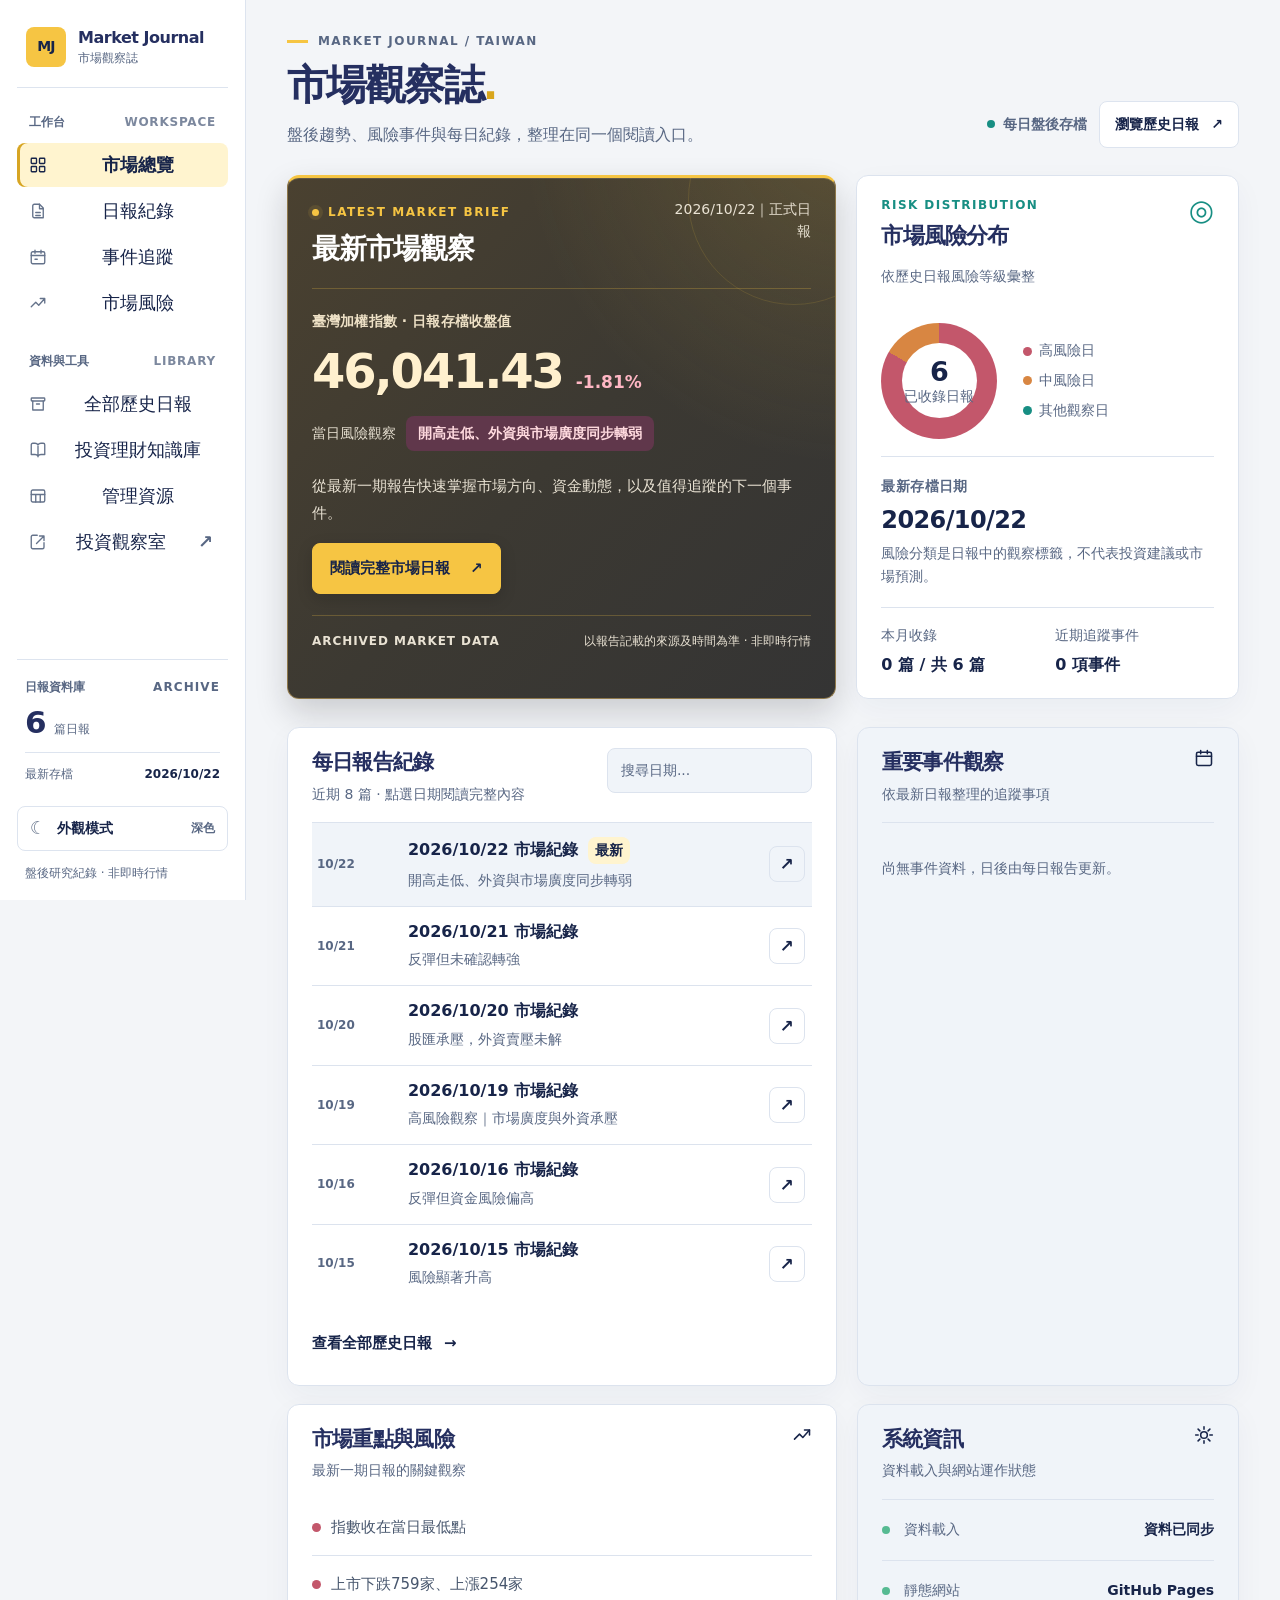
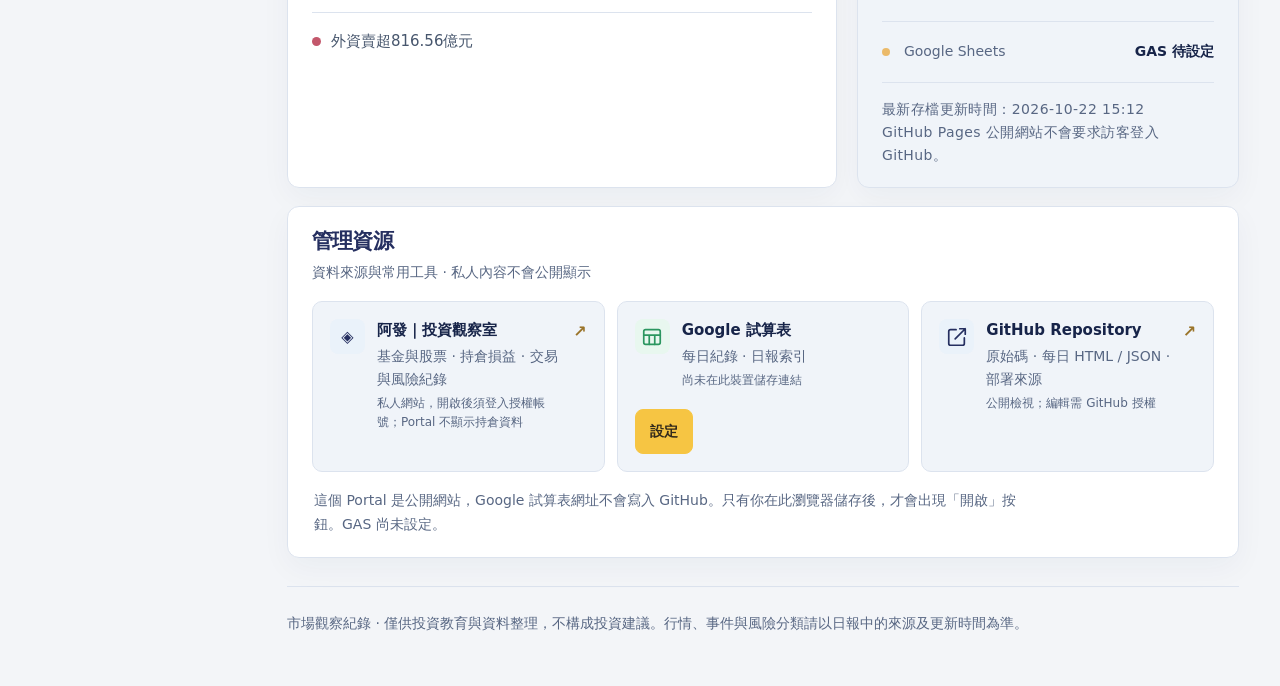
<file: index.html>
<!doctype html>
<html lang="zh-Hant">
<head>
<meta charset="utf-8">
<meta name="viewport" content="width=device-width, initial-scale=1">
<meta name="theme-color" content="#F5F7FA">
<title>Market Journal｜市場觀察紀錄</title>
<meta name="description" content="每日市場資訊入口網站，快速閱讀最新日報、歷史市場紀錄、風險摘要與重要事件。">
<script src="./assets/theme.js"></script>
<link rel="stylesheet" href="./assets/dashboard.css">
<link rel="stylesheet" href="./assets/portal-impeccable.css?v=20261021-feature-gold">
<link rel="stylesheet" href="./assets/portal-sidebar.css?v=20261021-charcoal343434">
</head>
<body>
<a class="skip-link" href="#dashboard">跳至主要內容</a>
<div class="page-wrap"><div class="shell">
  <nav class="rail" aria-label="手機主要導覽">
    <div class="rail-links">
      <a class="current" href="#dashboard" title="總覽" aria-label="總覽"><svg class="ico" viewBox="0 0 24 24" aria-hidden="true"><rect x="3" y="3" width="7" height="7" rx="1"/><rect x="14" y="3" width="7" height="7" rx="1"/><rect x="3" y="14" width="7" height="7" rx="1"/><rect x="14" y="14" width="7" height="7" rx="1"/></svg><span class="rail-label">總覽</span></a>
      <a href="./archive.html" title="歷史日報" aria-label="歷史日報"><svg class="ico" viewBox="0 0 24 24" aria-hidden="true"><rect x="3" y="4" width="18" height="4" rx="1"/><path d="M5 8v12h14V8M10 12h4"/></svg><span class="rail-label">日報</span></a>
      <a href="./guide.html" title="投資知識庫" aria-label="投資知識庫"><svg class="ico" viewBox="0 0 24 24" aria-hidden="true"><path d="M12 7v14M3 18V5a2 2 0 0 1 2-2h3c1.6 0 3 .6 4 2 1-1.4 2.4-2 4-2h3a2 2 0 0 1 2 2v13h-5c-1.6 0-3 .6-4 2-1-1.4-2.4-2-4-2H3Z"/></svg><span class="rail-label">知識庫</span></a>
      <a href="#resources" title="管理資源" aria-label="管理資源"><svg class="ico" viewBox="0 0 24 24" aria-hidden="true"><rect x="3" y="4" width="18" height="16" rx="2"/><path d="M3 10h18M9 10v10M15 10v10"/></svg><span class="rail-label">資源</span></a>
    </div>
    <div class="rail-end"><button type="button" class="theme-toggle" data-theme-toggle title="切換深色模式" aria-label="切換深色模式"><span class="theme-icon" aria-hidden="true">☾</span><span class="theme-label">深色</span></button></div>
  </nav>
  <aside class="aside-card" aria-label="網站左側選單">
    <div class="sidebar-brand"><a href="./index.html" class="sidebar-brand-link" aria-label="Market Journal 市場觀察誌首頁"><span class="sidebar-logo" aria-hidden="true">MJ</span><span class="sidebar-brand-text"><strong>Market Journal</strong><small>市場觀察誌</small></span></a></div>
    <nav class="portal-aside-links" aria-label="主要導覽">
      <div class="sidebar-group"><div class="sidebar-group-label">工作台 <span>WORKSPACE</span></div>
        <a class="sidebar-nav-link is-current" href="#dashboard" data-nav-section="dashboard" aria-current="location"><svg class="ico" viewBox="0 0 24 24" aria-hidden="true"><rect x="3" y="3" width="7" height="7" rx="1"/><rect x="14" y="3" width="7" height="7" rx="1"/><rect x="3" y="14" width="7" height="7" rx="1"/><rect x="14" y="14" width="7" height="7" rx="1"/></svg><span class="sidebar-link-label">市場總覽</span></a>
        <a class="sidebar-nav-link" href="#history" data-nav-section="history"><svg class="ico" viewBox="0 0 24 24" aria-hidden="true"><path d="M7 3h7l5 5v13H7a2 2 0 0 1-2-2V5a2 2 0 0 1 2-2Z"/><path d="M14 3v6h5M9 14h6M9 18h6"/></svg><span class="sidebar-link-label">日報紀錄</span></a>
        <a class="sidebar-nav-link" href="#events" data-nav-section="events"><svg class="ico" viewBox="0 0 24 24" aria-hidden="true"><rect x="3" y="5" width="18" height="16" rx="2"/><path d="M8 3v4M16 3v4M3 10h18M8 15h3"/></svg><span class="sidebar-link-label">事件追蹤</span></a>
        <a class="sidebar-nav-link" href="#risks" data-nav-section="risks"><svg class="ico" viewBox="0 0 24 24" aria-hidden="true"><path d="m3 17 6-6 4 4 8-9M15 6h6v6"/></svg><span class="sidebar-link-label">市場風險</span></a>
      </div>
      <div class="sidebar-group"><div class="sidebar-group-label">資料與工具 <span>LIBRARY</span></div>
        <a class="sidebar-nav-link" href="./archive.html"><svg class="ico" viewBox="0 0 24 24" aria-hidden="true"><rect x="3" y="4" width="18" height="4" rx="1"/><path d="M5 8v12h14V8M10 12h4"/></svg><span class="sidebar-link-label">全部歷史日報</span></a>
        <a class="sidebar-nav-link" href="./guide.html"><svg class="ico" viewBox="0 0 24 24" aria-hidden="true"><path d="M12 7v14M3 18V5a2 2 0 0 1 2-2h3c1.6 0 3 .6 4 2 1-1.4 2.4-2 4-2h3a2 2 0 0 1 2 2v13h-5c-1.6 0-3 .6-4 2-1-1.4-2.4-2-4-2H3Z"/></svg><span class="sidebar-link-label">投資理財知識庫</span></a>
        <a class="sidebar-nav-link" href="#resources" data-nav-section="resources"><svg class="ico" viewBox="0 0 24 24" aria-hidden="true"><rect x="3" y="4" width="18" height="16" rx="2"/><path d="M3 10h18M9 10v10M15 10v10"/></svg><span class="sidebar-link-label">管理資源</span></a>
        <a class="sidebar-nav-link" href="https://afa-investment-monitor.imeg0202.chatgpt.site" target="_blank" rel="noopener noreferrer"><svg class="ico" viewBox="0 0 24 24" aria-hidden="true"><path d="M14 4h6v6M10 14 20 4"/><path d="M20 13v6a2 2 0 0 1-2 2H5a2 2 0 0 1-2-2V5a2 2 0 0 1 2-2h6"/></svg><span class="sidebar-link-label">投資觀察室</span><span class="sidebar-external" aria-hidden="true">↗</span></a>
      </div>
    </nav>
    <div class="sidebar-footer">
      <div class="sidebar-stats">
        <div class="sidebar-stats-head"><span>日報資料庫</span><span>ARCHIVE</span></div>
        <div class="sidebar-total"><strong id="total-count">—</strong><span>篇日報</span></div>
        <div class="sidebar-last"><span>最新存檔</span><strong id="last-report">—</strong></div>
      </div>
      <button type="button" class="desktop-theme-toggle sidebar-theme" data-theme-toggle title="切換深色模式" aria-label="切換深色模式"><span class="theme-icon" aria-hidden="true">☾</span><span class="sidebar-theme-name">外觀模式</span><span class="theme-label">深色</span></button>
      <p class="sidebar-note">盤後研究紀錄 · 非即時行情</p>
    </div>
  </aside>
  <main id="dashboard" class="content">
    <header class="content-top">
      <div class="page-intro">
        <div class="eyebrow"><span class="eyebrow-rule" aria-hidden="true"></span> MARKET JOURNAL / TAIWAN</div>
        <h1>市場觀察誌<span class="title-period" aria-hidden="true">.</span></h1>
        <p class="page-lede">盤後趨勢、風險事件與每日紀錄，整理在同一個閱讀入口。</p>
      </div>
      <div class="header-actions">
        <span class="archive-indicator"><span class="indicator-dot" aria-hidden="true"></span> 每日盤後存檔</span>
        <a class="header-archive" href="./archive.html">瀏覽歷史日報 <span aria-hidden="true">↗</span></a>
      </div>
    </header>
    <div class="summary-grid">
      <section class="panel top-panel feature-panel" aria-labelledby="heading-latest">
        <div class="feature-top">
          <div><div class="feature-kicker">LATEST MARKET BRIEF</div><h2 id="heading-latest">最新市場觀察</h2></div>
          <span class="feature-edition" id="snapshot-label">載入最新日報…</span>
        </div>
        <div class="feature-body">
          <div class="feature-market">
            <div class="snapshot-label">臺灣加權指數 · 日報存檔收盤值</div>
            <div class="index-line"><strong id="latest-taiex" class="num">—</strong><span id="latest-change" class="delta">—</span></div>
            <div class="feature-risk-row"><span class="feature-caption">當日風險觀察</span><span id="latest-risk" class="pill grey">載入中</span></div>
          </div>
          <div class="feature-action">
            <p class="feature-copy">從最新一期報告快速掌握市場方向、資金動態，以及值得追蹤的下一個事件。</p>
            <a id="latest-report-link" class="cta" href="./reports/2026-10-20.html">閱讀完整市場日報 <span aria-hidden="true">↗</span></a>
          </div>
        </div>
        <div class="feature-footer"><span>ARCHIVED MARKET DATA</span><span>以報告記載的來源及時間為準 · 非即時行情</span></div>
      </section>
      <section class="panel top-panel pulse-panel" aria-labelledby="heading-pulse">
        <div class="panel-top-row">
          <div><div class="section-kicker">RISK DISTRIBUTION</div><h2 id="heading-pulse">市場風險分布</h2><p class="panel-sub">依歷史日報風險等級彙整</p></div>
          <span class="pulse-symbol" aria-hidden="true">◎</span>
        </div>
        <div class="overview-layout">
          <div class="donut-container">
            <div id="donut" class="donut" role="img" aria-label="市場風險比例圓環圖"><div class="donut-hole"><span id="donut-total" class="donut-number">—</span><span class="donut-note">已收錄日報</span></div></div>
            <div class="legend">
              <div class="legend-item"><span class="dot d-high"></span> 高風險日</div>
              <div class="legend-item"><span class="dot d-medium"></span> 中風險日</div>
              <div class="legend-item"><span class="dot d-other"></span> 其他觀察日</div>
            </div>
          </div>
          <div class="overview-stat">
            <span class="small-label">最新存檔日期</span>
            <div class="stat-big" id="latest-date">—</div>
            <p class="stat-description">風險分類是日報中的觀察標籤，不代表投資建議或市場預測。</p>
          </div>
        </div>
        <div class="pulse-bottom">
          <div><span>本月收錄</span><strong id="month-count-foot">—</strong></div>
          <div><span>近期追蹤事件</span><strong id="event-count">—</strong></div>
        </div>
      </section>
    </div>
    <div class="section-grid">
      <section class="panel" id="history" aria-labelledby="heading-records">
        <div class="cards-title"><div><h2 id="heading-records">每日報告紀錄</h2><div class="panel-sub">近期 8 篇 · 點選日期閱讀完整內容</div></div><input id="search-report" class="search" type="search" placeholder="搜尋日期..." aria-label="搜尋日報"></div>
        <div id="records" class="records"><p class="empty">正在載入每日紀錄…</p></div>
        <a class="view-all-link" href="./archive.html">查看全部歷史日報 <span aria-hidden="true">→</span></a>
      </section>
      <section class="panel" id="events" aria-labelledby="heading-events">
        <div class="cards-title"><div><h2 id="heading-events">重要事件觀察</h2><div class="panel-sub">依最新日報整理的追蹤事項</div></div><svg class="ico" viewBox="0 0 24 24" aria-hidden="true"><rect x="3" y="5" width="18" height="16" rx="2"/><path d="M16 3v4M8 3v4M3 10h18"/></svg></div>
        <div id="event-list" class="event-cards"><p class="empty">載入事件日曆中...</p></div>
      </section>
    </div>
    <div class="section-grid">
      <section class="panel" id="risks">
        <div class="cards-title"><div><h2>市場重點與風險</h2><div class="panel-sub">最新一期日報的關鍵觀察</div></div><svg class="ico" viewBox="0 0 24 24" aria-hidden="true"><path d="M3 17l6-6 4 4 8-9"/><path d="M15 6h6v6"/></svg></div>
        <ul class="risk-list" id="risk-list"><li><span class="bullet"></span><span>正在載入今日觀察...</span></li></ul>
        
      </section>
      <section class="panel" id="system">
        <div class="cards-title"><div><h2>系統資訊</h2><div class="panel-sub">資料載入與網站運作狀態</div></div><svg class="ico" viewBox="0 0 24 24" aria-hidden="true"><circle cx="12" cy="12" r="4"/><path d="M12 2v3M12 19v3M4.9 4.9l2.2 2.2M16.9 16.9l2.2 2.2M2 12h3M19 12h3M4.9 19.1l2.2-2.2M16.9 7.1l2.2-2.2"/></svg></div>
        <div class="sys-card">
          <div class="sys-item"><span class="status-dot warn" id="status-dot"></span><span>資料載入</span><strong id="feed-status">連線中</strong></div>
          <div class="sys-item"><span class="status-dot"></span><span>靜態網站</span><strong>GitHub Pages</strong></div>
          <div class="sys-item"><span class="status-dot warn"></span><span>Google Sheets</span><strong>GAS 待設定</strong></div>
        </div>
        <p class="small-label" style="margin:15px 0 0">最新存檔更新時間：<span id="data-asof">—</span><br>GitHub Pages 公開網站不會要求訪客登入 GitHub。</p>
      </section>
    </div>
    <section class="panel resources-panel" id="resources" aria-labelledby="heading-resources">
      <div class="cards-title">
        <div><h2 id="heading-resources">管理資源</h2><div class="panel-sub">資料來源與常用工具 · 私人內容不會公開顯示</div></div>
      </div>
      <div class="resource-grid">
        <a class="resource-item" href="https://afa-investment-monitor.imeg0202.chatgpt.site" target="_blank" rel="noopener noreferrer" aria-label="開啟阿發投資觀察室，私人網站需登入">
          <span class="resource-mark github-mark" aria-hidden="true">◈</span>
          <span class="resource-body"><strong>阿發｜投資觀察室</strong><small>基金與股票 · 持倉損益 · 交易與風險紀錄</small><em>私人網站，開啟後須登入授權帳號；Portal 不顯示持倉資料</em></span>
          <span class="resource-arrow" aria-hidden="true">↗</span>
        </a>
        <div class="resource-item sheet-resource">
          <span class="resource-mark sheet-mark"><svg class="ico" viewBox="0 0 24 24" aria-hidden="true"><rect x="3" y="4" width="18" height="16" rx="2"/><path d="M3 10h18M9 10v10M15 10v10"/></svg></span>
          <span class="resource-body"><strong>Google 試算表</strong><small>每日紀錄 · 日報索引</small><em id="sheet-state">尚未在此裝置儲存連結</em></span>
          <span class="resource-commands">
            <a id="sheet-open" href="#" class="resource-btn" target="_blank" rel="noopener noreferrer" hidden>開啟 ↗</a>
            <button type="button" id="sheet-setup" class="resource-btn resource-btn-light" aria-controls="sheet-settings" aria-expanded="false">設定</button>
          </span>
        </div>
        <a class="resource-item" href="https://github.com/imegh0202/tw-stock-daily" target="_blank" rel="noopener noreferrer">
          <span class="resource-mark github-mark"><svg class="ico" viewBox="0 0 24 24" aria-hidden="true"><path d="M15 3h6v6M10 14L21 3"/><path d="M20 13v6a2 2 0 0 1-2 2H5a2 2 0 0 1-2-2V6a2 2 0 0 1 2-2h6"/></svg></span>
          <span class="resource-body"><strong>GitHub Repository</strong><small>原始碼 · 每日 HTML / JSON · 部署來源</small><em>公開檢視；編輯需 GitHub 授權</em></span>
          <span class="resource-arrow">↗</span>
        </a>
      </div>
      <div class="resource-form" id="sheet-settings" hidden>
        <label for="sheet-link-input">Google 試算表連結</label>
        <input type="url" id="sheet-link-input" placeholder="貼上 https://docs.google.com/spreadsheets/d/..." autocomplete="off" inputmode="url">
        <div class="resource-form-actions">
          <button type="button" id="sheet-save">儲存到此瀏覽器</button>
          <button type="button" id="sheet-clear">清除此裝置的連結</button>
        </div>
        <p id="sheet-message" role="status">連結只保存在此瀏覽器，不寫入 GitHub；其他裝置需自行設定。</p>
      </div>
      <p class="resource-note">這個 Portal 是公開網站，Google 試算表網址不會寫入 GitHub。只有你在此瀏覽器儲存後，才會出現「開啟」按鈕。GAS 尚未設定。</p>
    </section>
    <footer class="foot">市場觀察紀錄 · 僅供投資教育與資料整理，不構成投資建議。行情、事件與風險分類請以日報中的來源及更新時間為準。</footer>
  </main>
</div></div>
<script src="./assets/dashboard.js" defer></script>
<script src="./assets/portal-sidebar.js?v=20261022-navfix" defer></script>
</body></html>
</file>
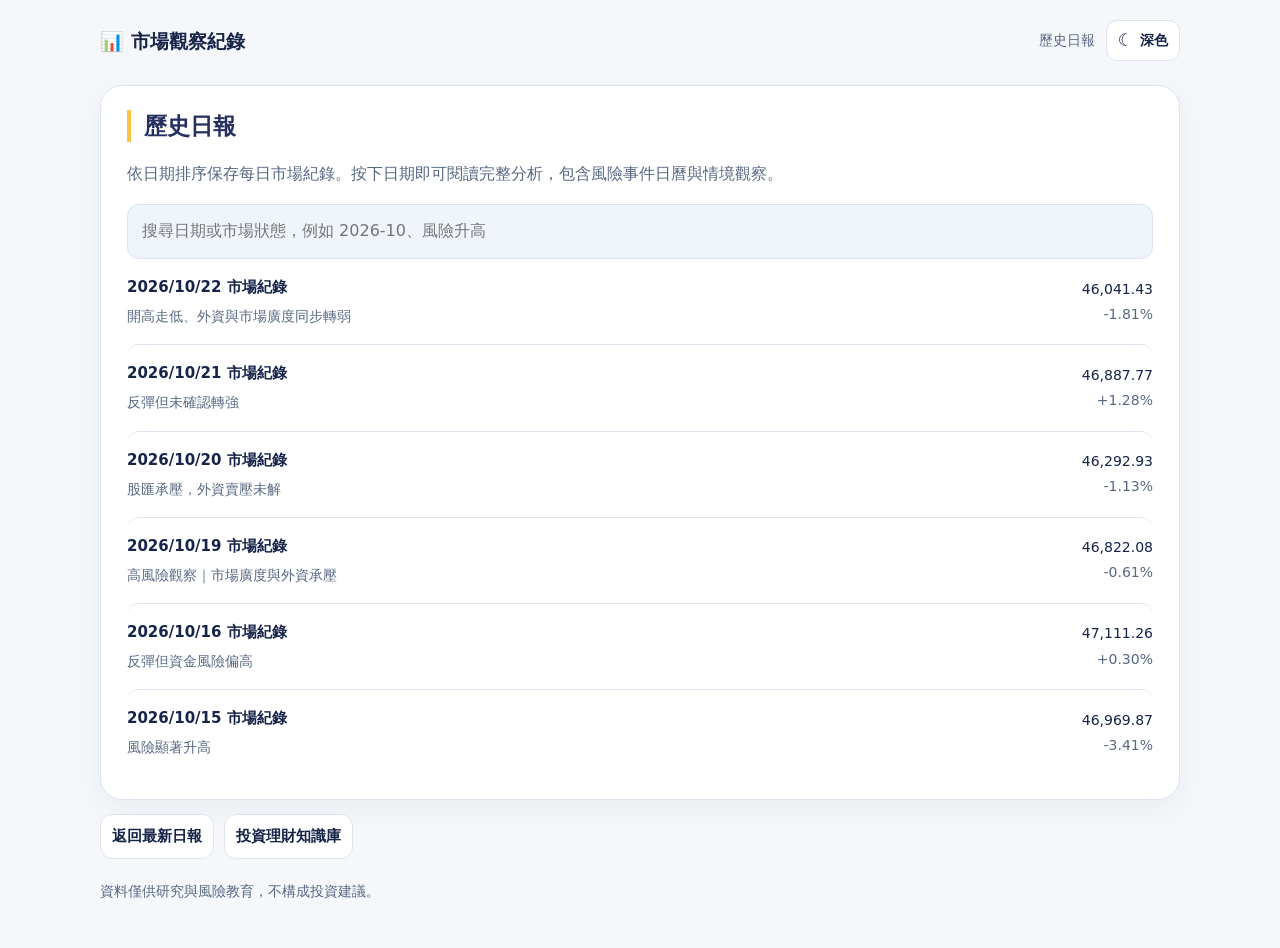
<file: archive.html>
<!doctype html>
<html lang="zh-Hant">
<head>
<meta charset="utf-8"><meta name="viewport" content="width=device-width,initial-scale=1">
<meta name="theme-color" content="#F5F7FA">
<title>歷史紀錄｜Market Journal</title>
<meta name="description" content="查詢每日市場觀察、指數變化與歷史風險紀錄。">
<script src="./assets/theme.js"></script>
<link rel="stylesheet" href="./assets/style.css">
<style>
.search{width:100%;padding:12px 14px;border-radius:12px;border:1px solid var(--line);background:var(--panel-soft);color:var(--text);font:inherit}
.archive-row{display:flex;align-items:center;justify-content:space-between;gap:12px;flex-wrap:wrap;padding:15px 0;border-top:1px solid var(--line);text-decoration:none}
.archive-row:first-child{border-top:0}
.archive-row strong{display:block;font-size:15px}
.archive-row small{display:block;color:var(--muted);font-size:14px;margin-top:3px}
.archive-right{text-align:right;white-space:nowrap;font-size:14px}
.archive-right em{display:block;font-style:normal;color:var(--muted);font-size:14px}
</style>
</head>
<body>
<header class="site-header"><div class="container brand"><h1>📊 市場觀察紀錄</h1><div class="header-actions"><span class="date">歷史日報</span><button type="button" class="theme-switch" data-theme-toggle aria-label="切換深色模式"><span class="theme-icon">☾</span><span class="theme-label">深色</span></button></div></div></header>
<main class="container">
<section class="section">
  <h3>歷史日報</h3>
  <p style="color:var(--muted)">依日期排序保存每日市場紀錄。按下日期即可閱讀完整分析，包含風險事件日曆與情境觀察。</p>
  <input class="search" type="search" id="q" placeholder="搜尋日期或市場狀態，例如 2026-10、風險升高" aria-label="搜尋歷史日報">
  <div id="report-list"><a class="archive-row" href="./reports/2026-10-15.html"><span><strong>2026/10/15 市場紀錄</strong><small>風險顯著升高</small></span><span class="archive-right">46,969.87<em>-3.41%</em></span></a></div>
</section>
<nav class="navlinks"><a href="./index.html">返回最新日報</a><a href="./guide.html">投資理財知識庫</a></nav>
</main>
<footer class="footer"><div class="container">資料僅供研究與風險教育，不構成投資建議。</div></footer>
<script>
(()=>{const list=document.getElementById('report-list'),q=document.getElementById('q');
let reports=[];
const escapeHtml=s=>String(s).replace(/[&<>"']/g,c=>({'&':'&amp;','<':'&lt;','>':'&gt;','"':'&quot;',"'":'&#39;'}[c]));
function draw(){const key=q.value.trim().toLowerCase();const rows=reports.filter(r=>(r.date+' '+(r.market_state||'')).toLowerCase().includes(key));
list.innerHTML=rows.length?rows.map(r=>'<a class="archive-row" href="./'+encodeURI(r.url)+'"><span><strong>'+escapeHtml(r.title||r.date)+'</strong><small>'+escapeHtml(r.market_state||'未分類')+'</small></span><span class="archive-right">'+(Number.isFinite(Number(r.taiex_close))&&r.taiex_close!==null?Number(r.taiex_close).toLocaleString('en-US',{minimumFractionDigits:2,maximumFractionDigits:2}):'休市')+'<em>'+(typeof r.change_pct==='number'?(r.change_pct>0?'+':'')+r.change_pct.toFixed(2)+'%':'—')+'</em></span></a>').join(''):'<p>沒有符合條件的紀錄。</p>';}
fetch('./data/history.json',{cache:'no-store'}).then(r=>{if(!r.ok)throw new Error('load failed');return r.json()}).then(data=>{reports=data.sort((a,b)=>b.date.localeCompare(a.date));draw()}).catch(()=>{});
q.addEventListener('input',draw);
})();
</script>
</body></html>
</file>
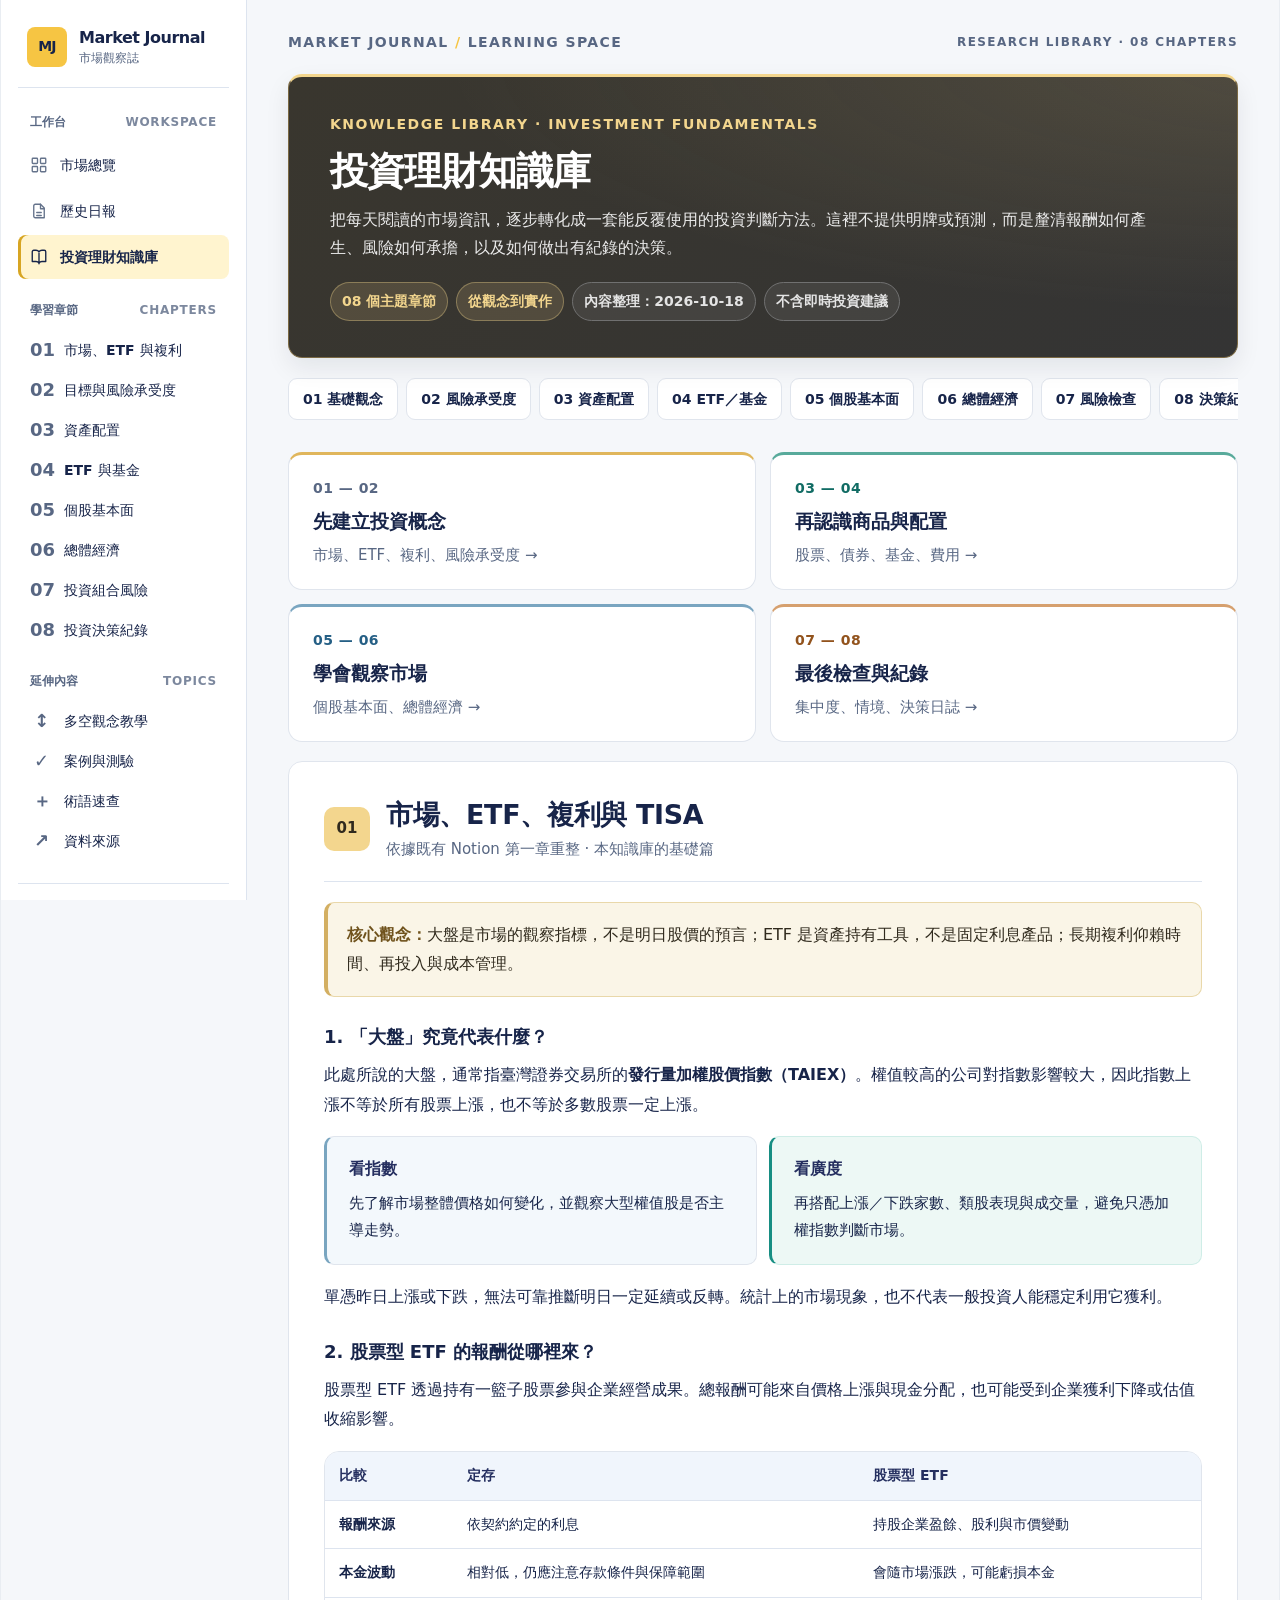
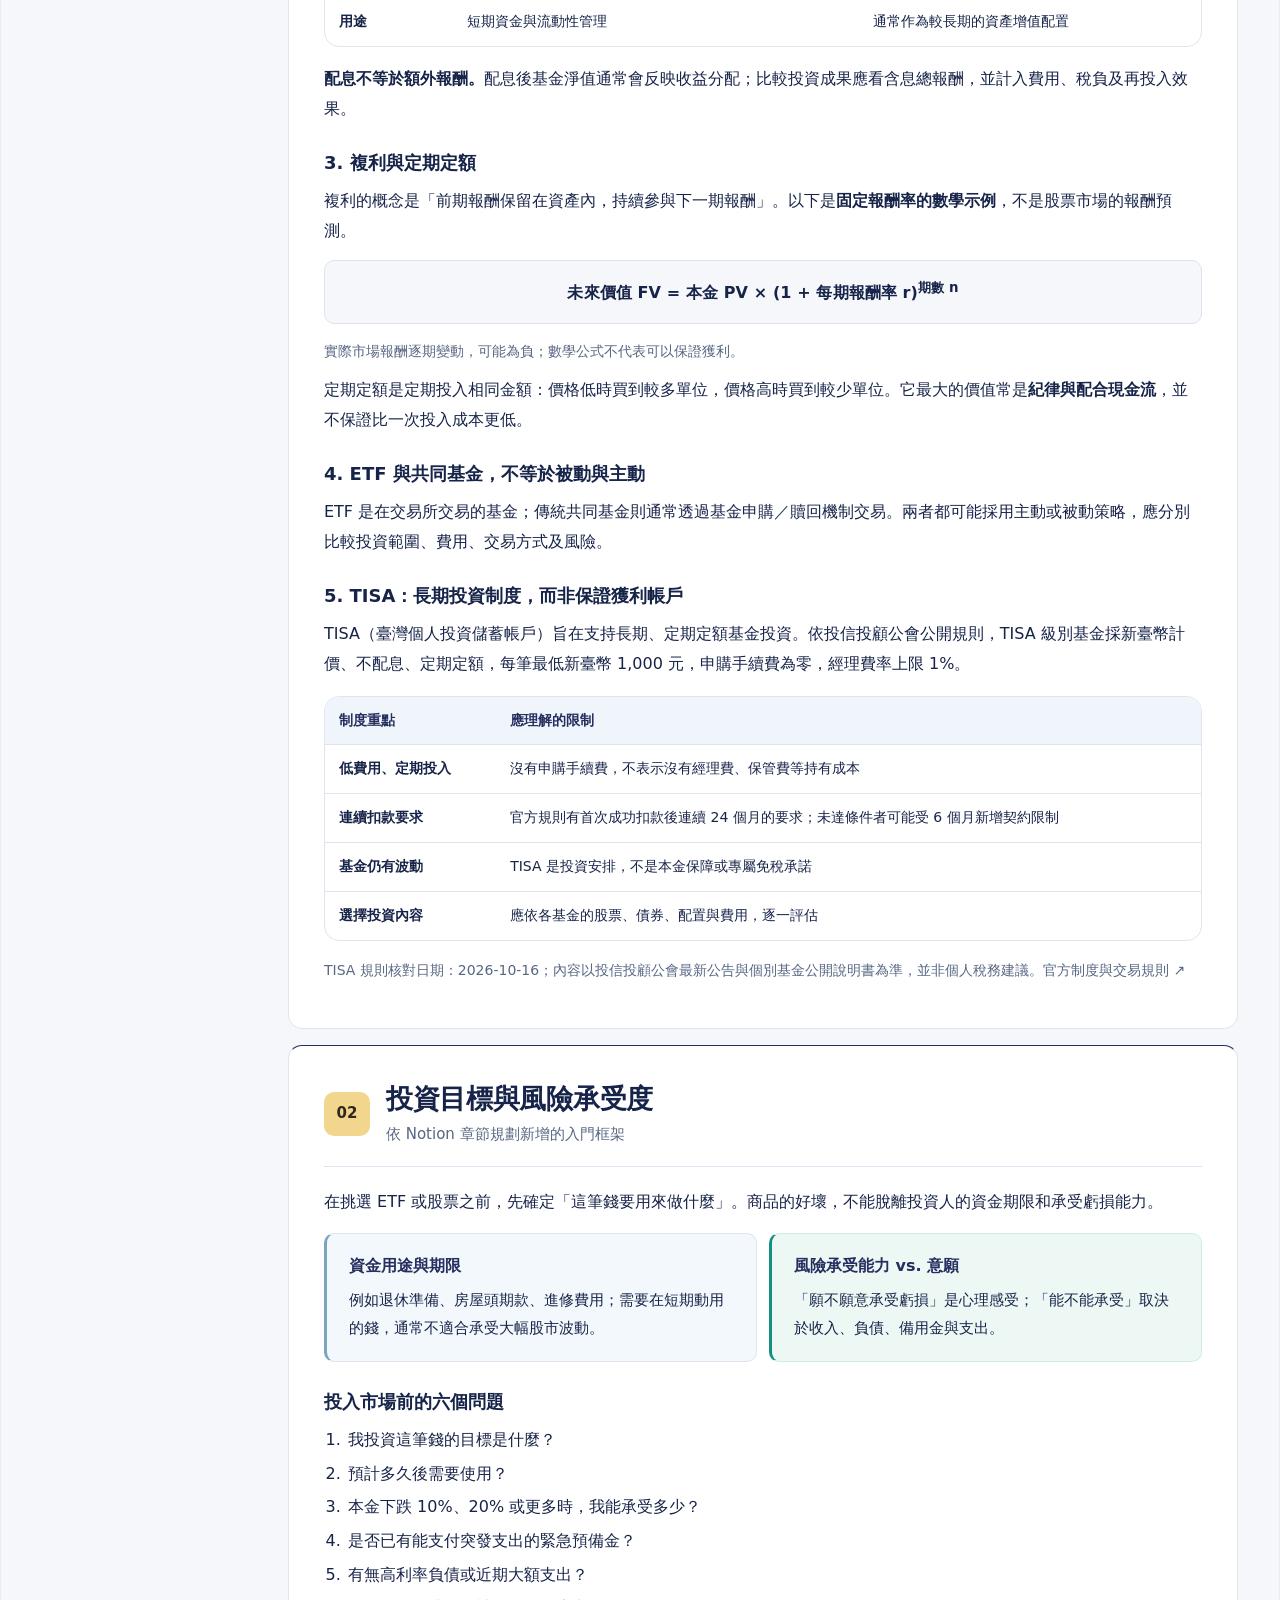
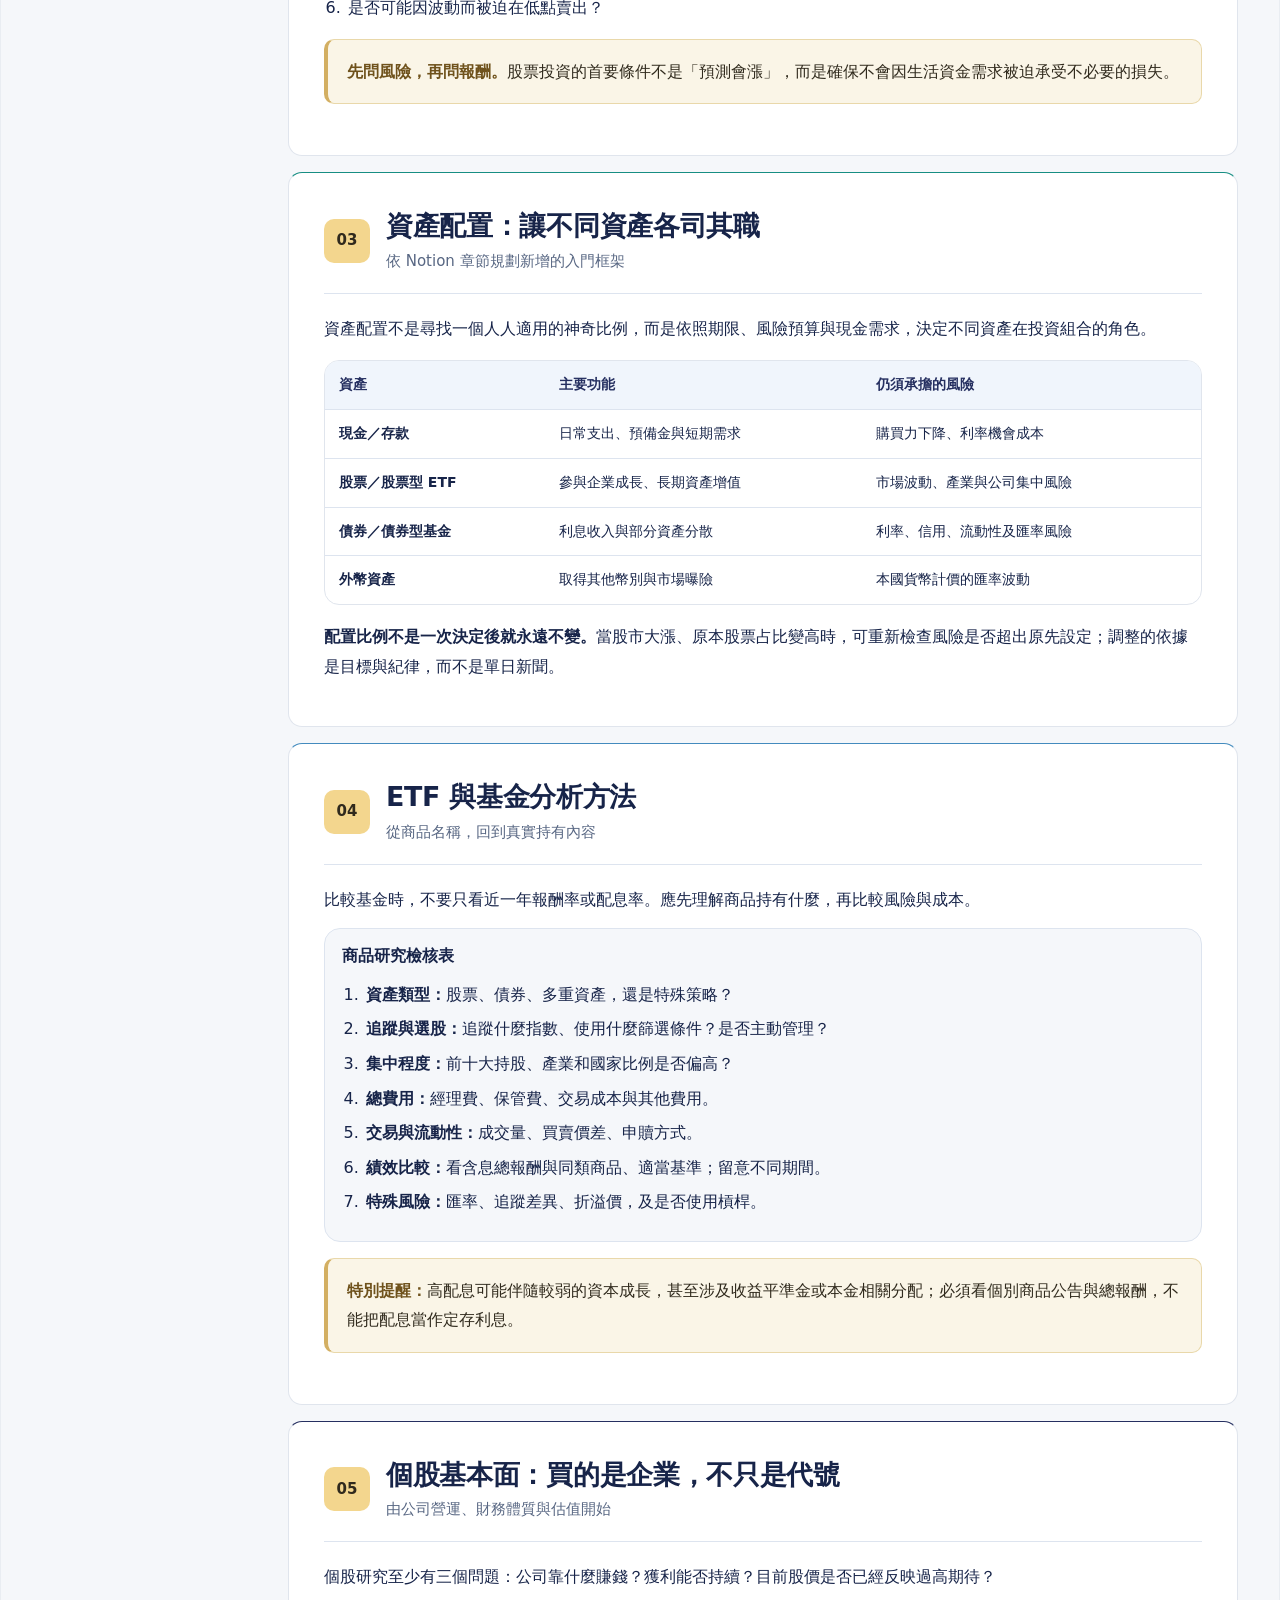
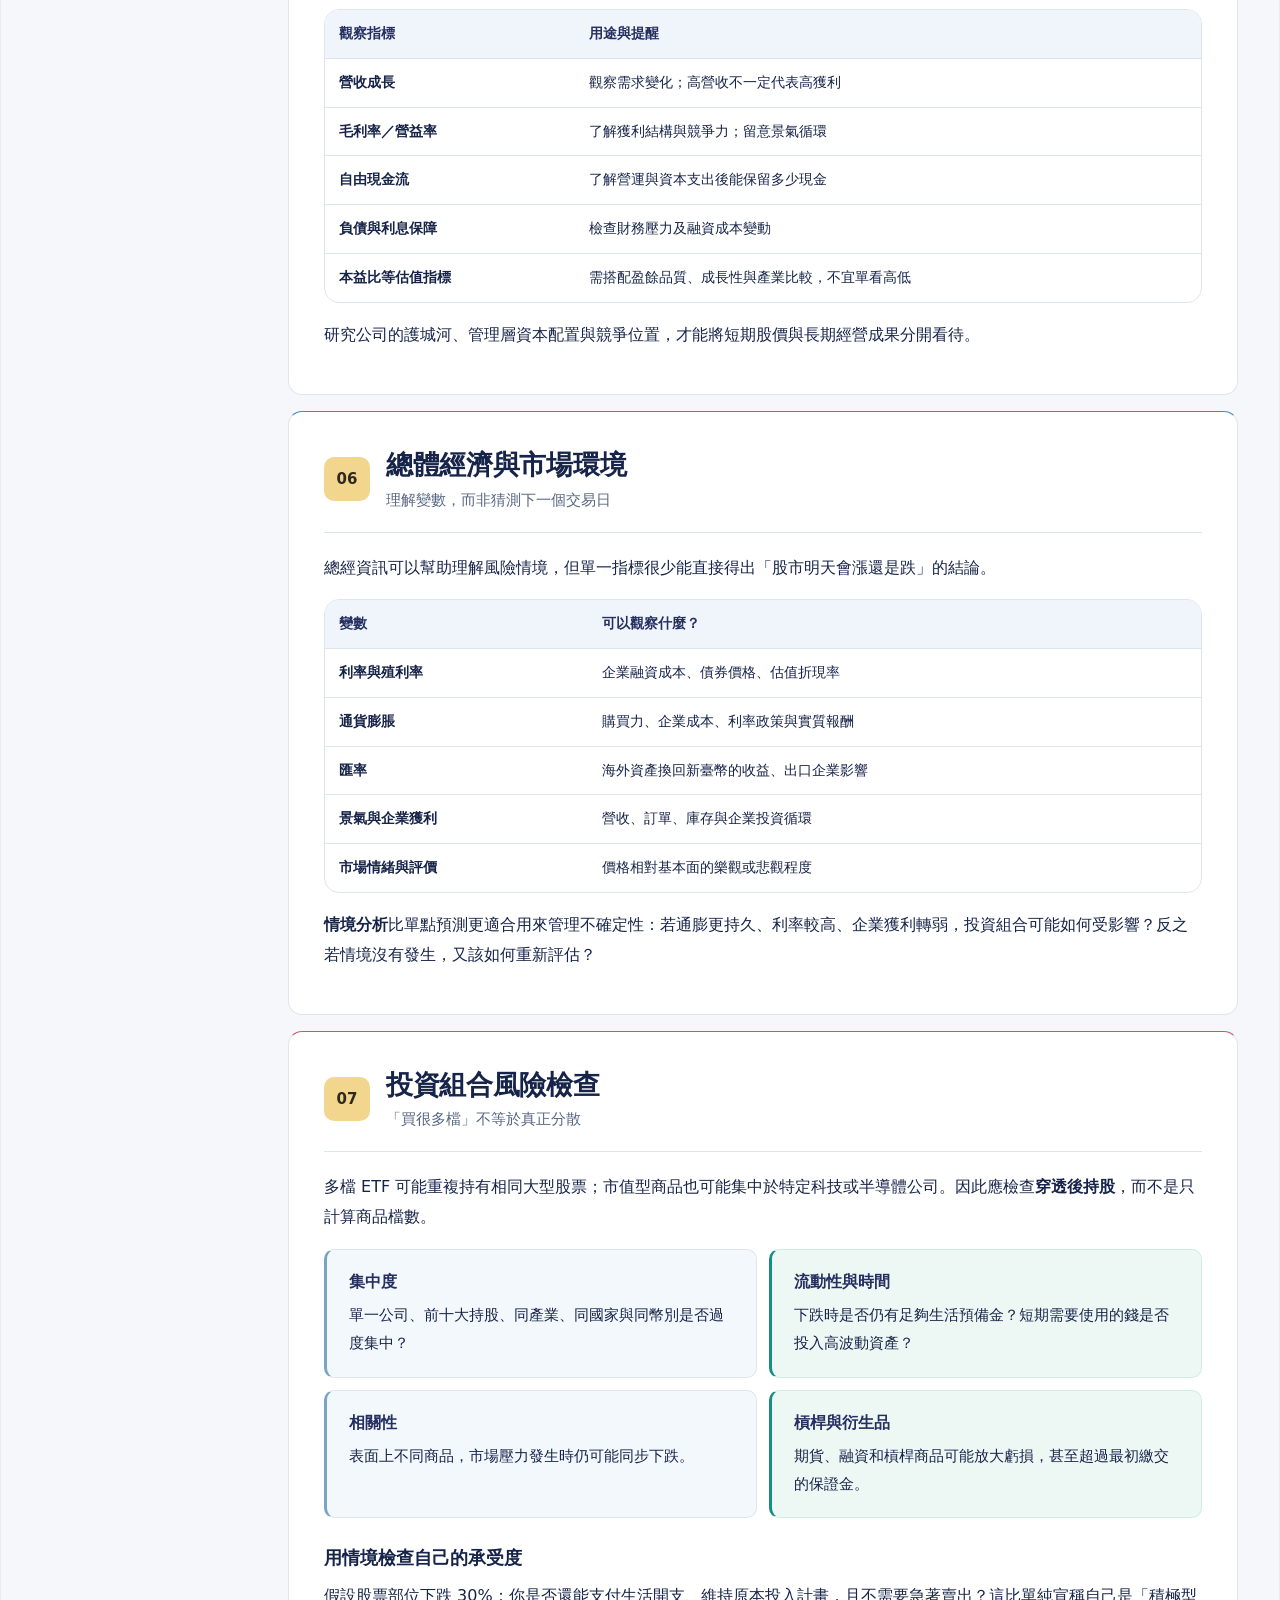
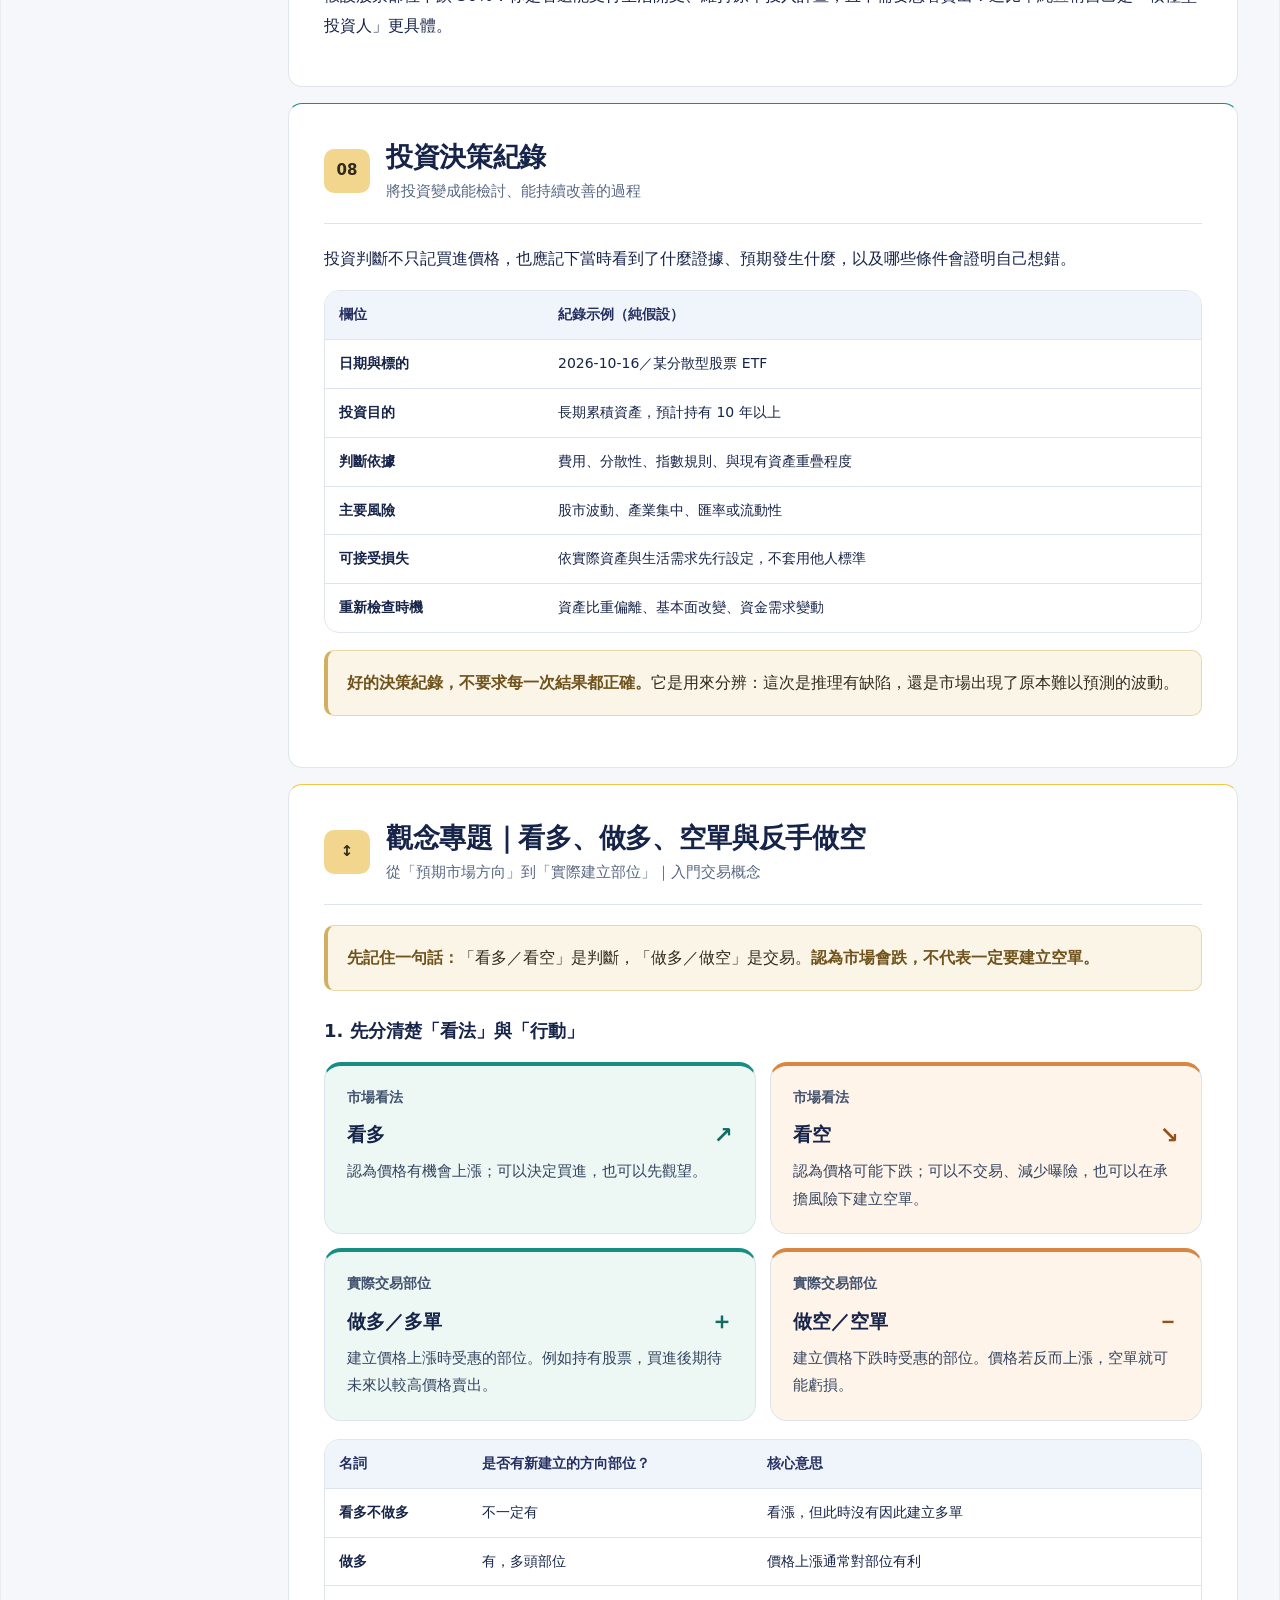
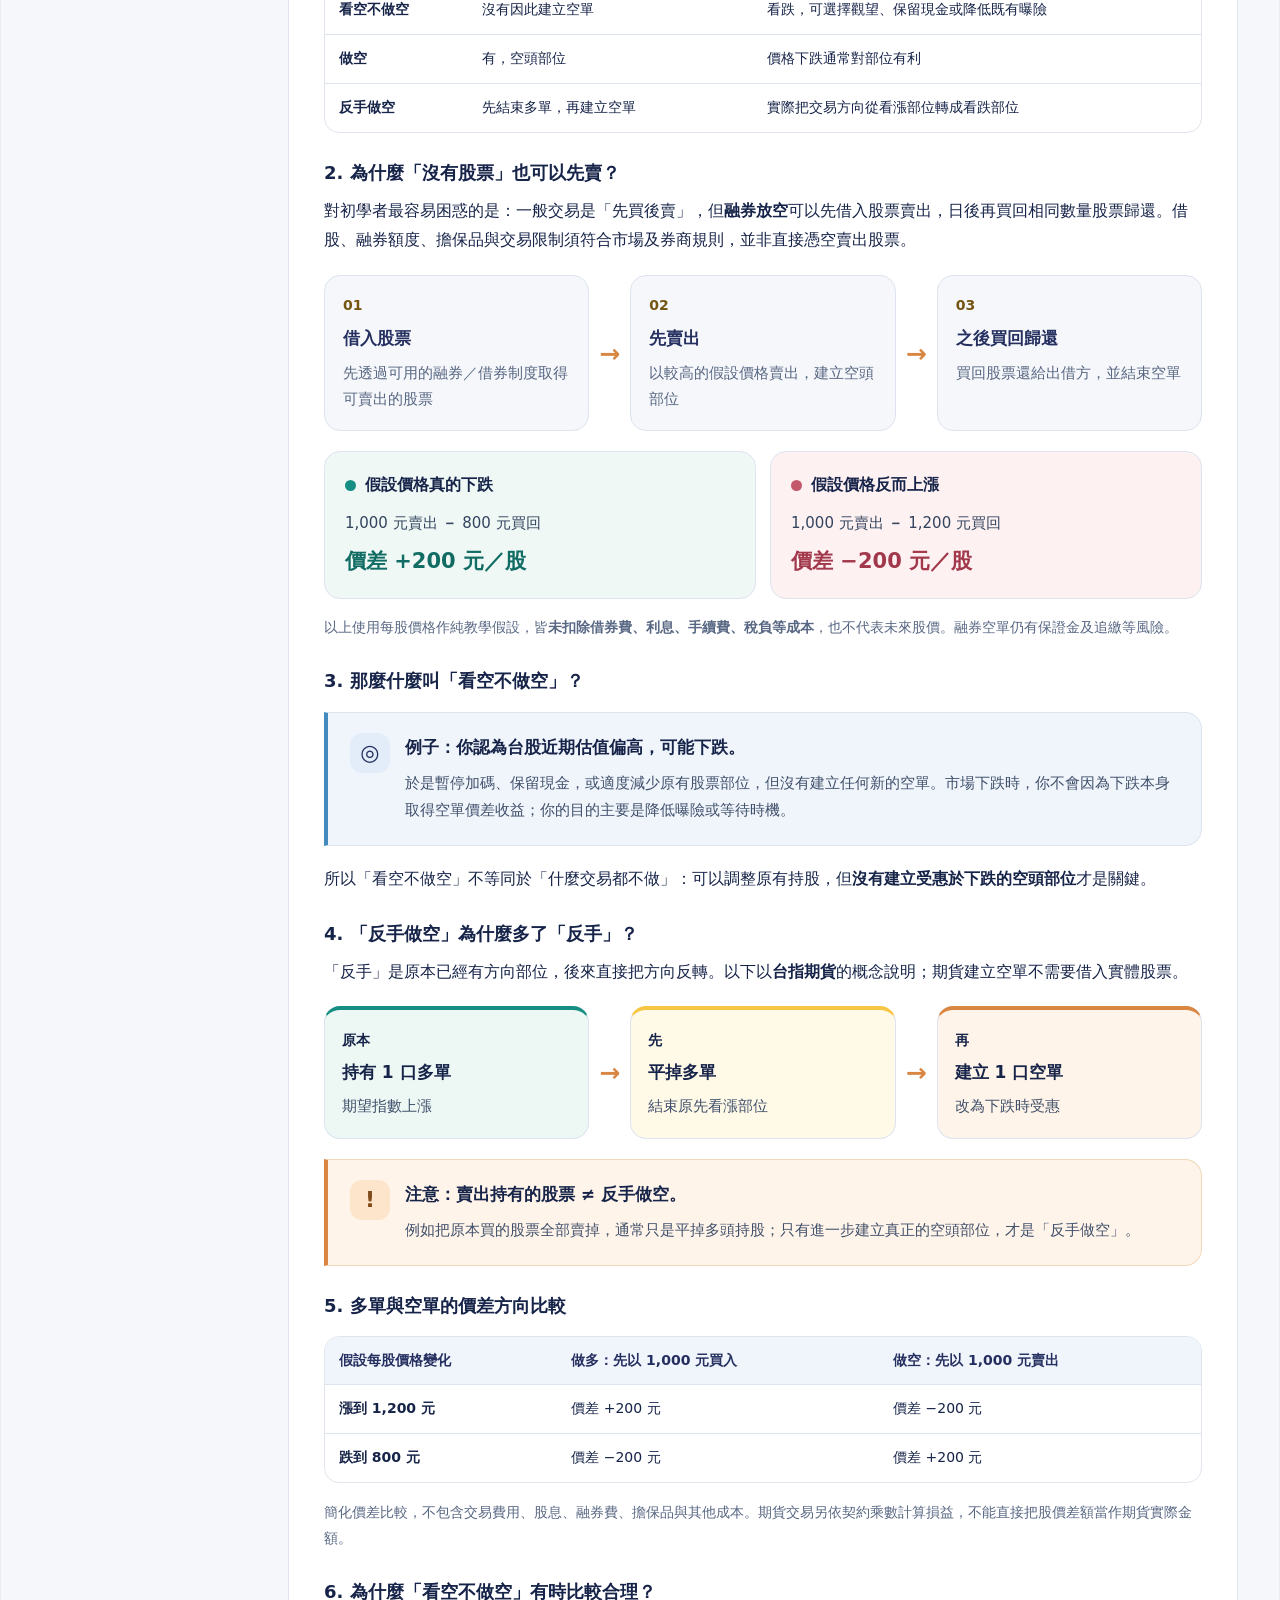
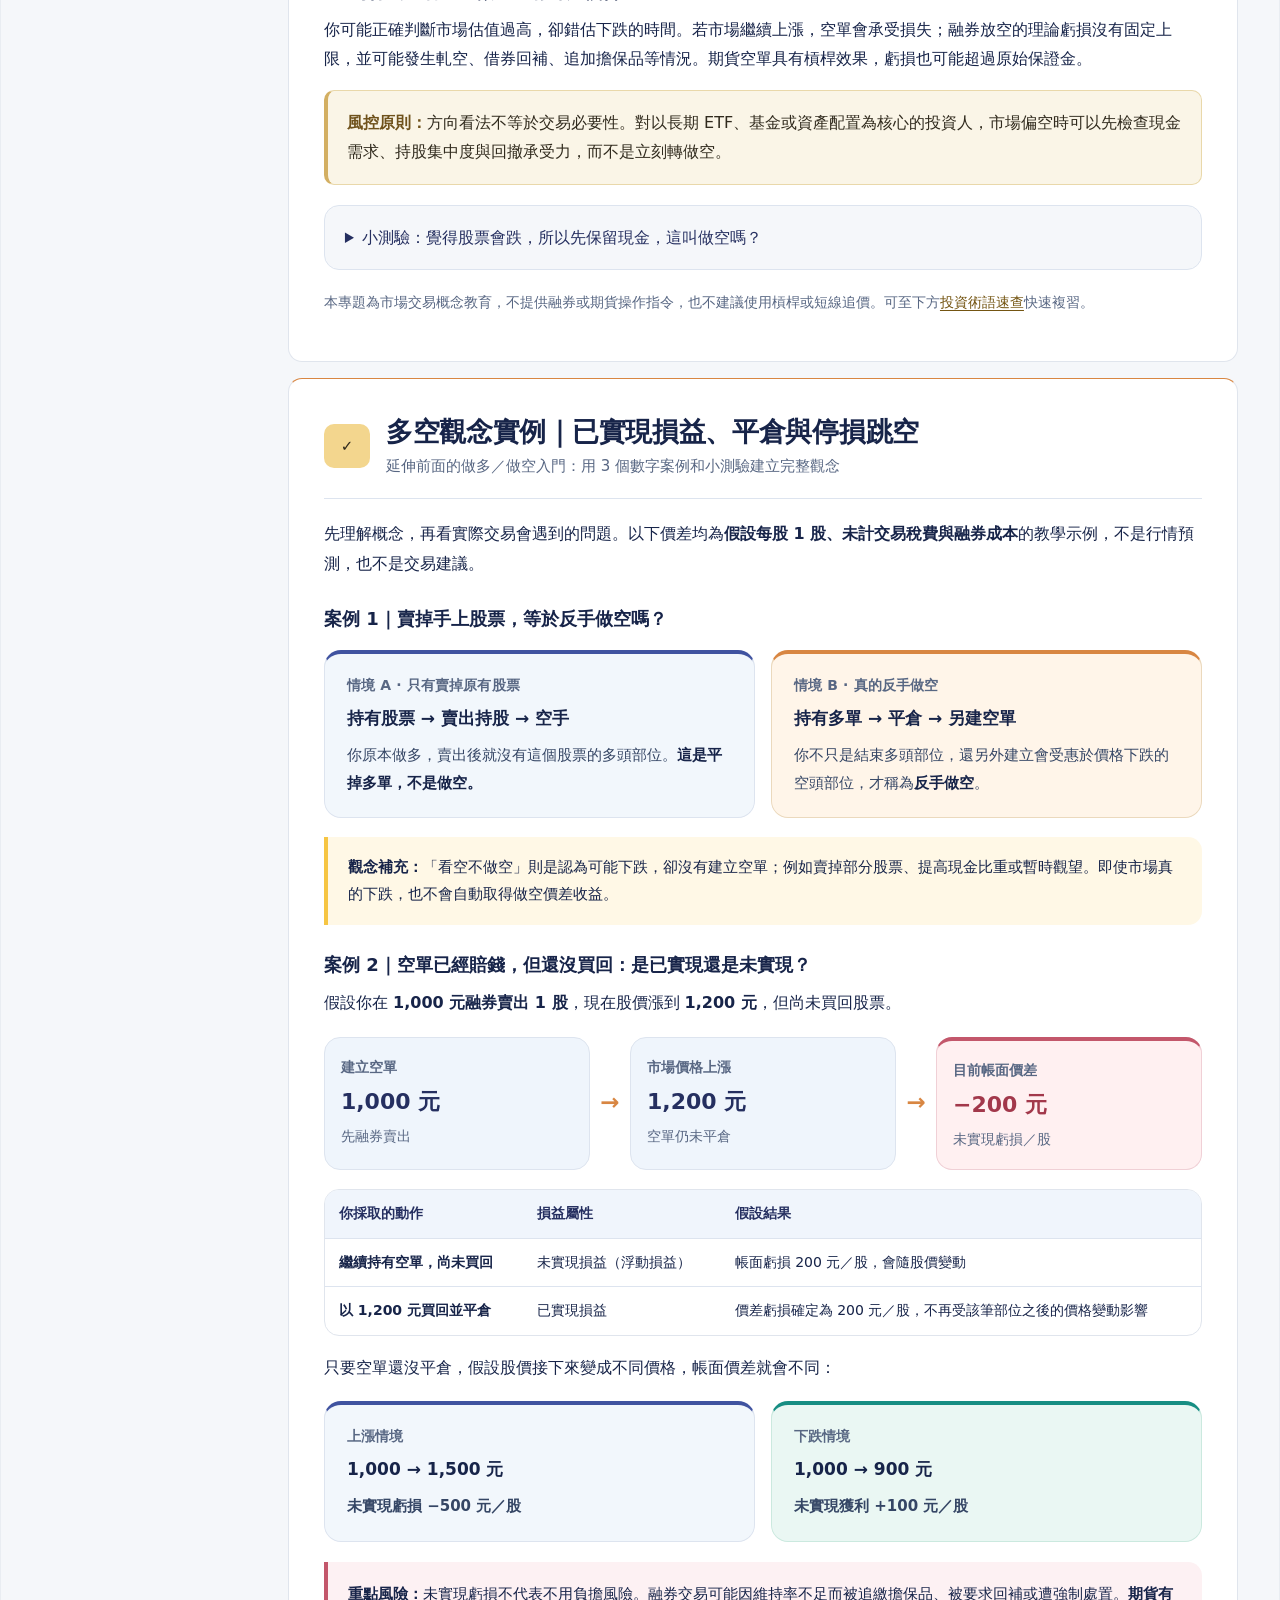
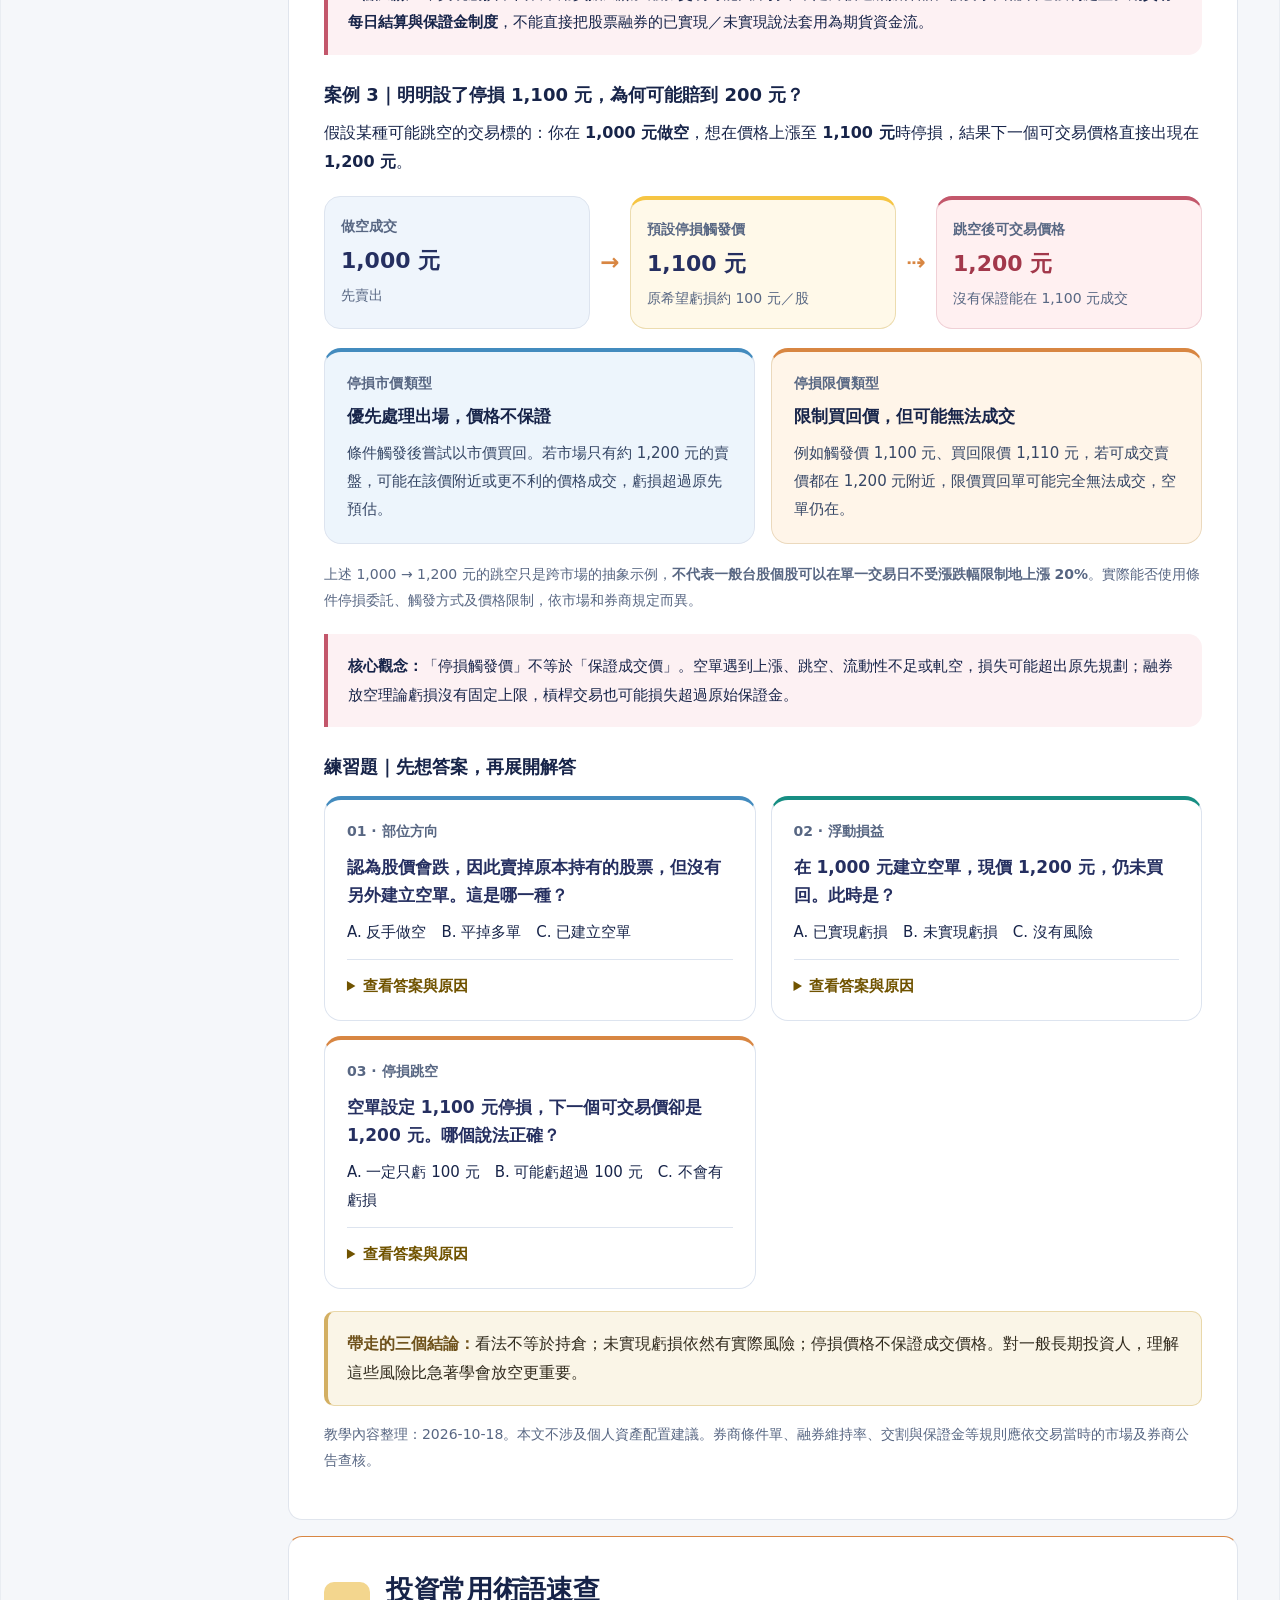
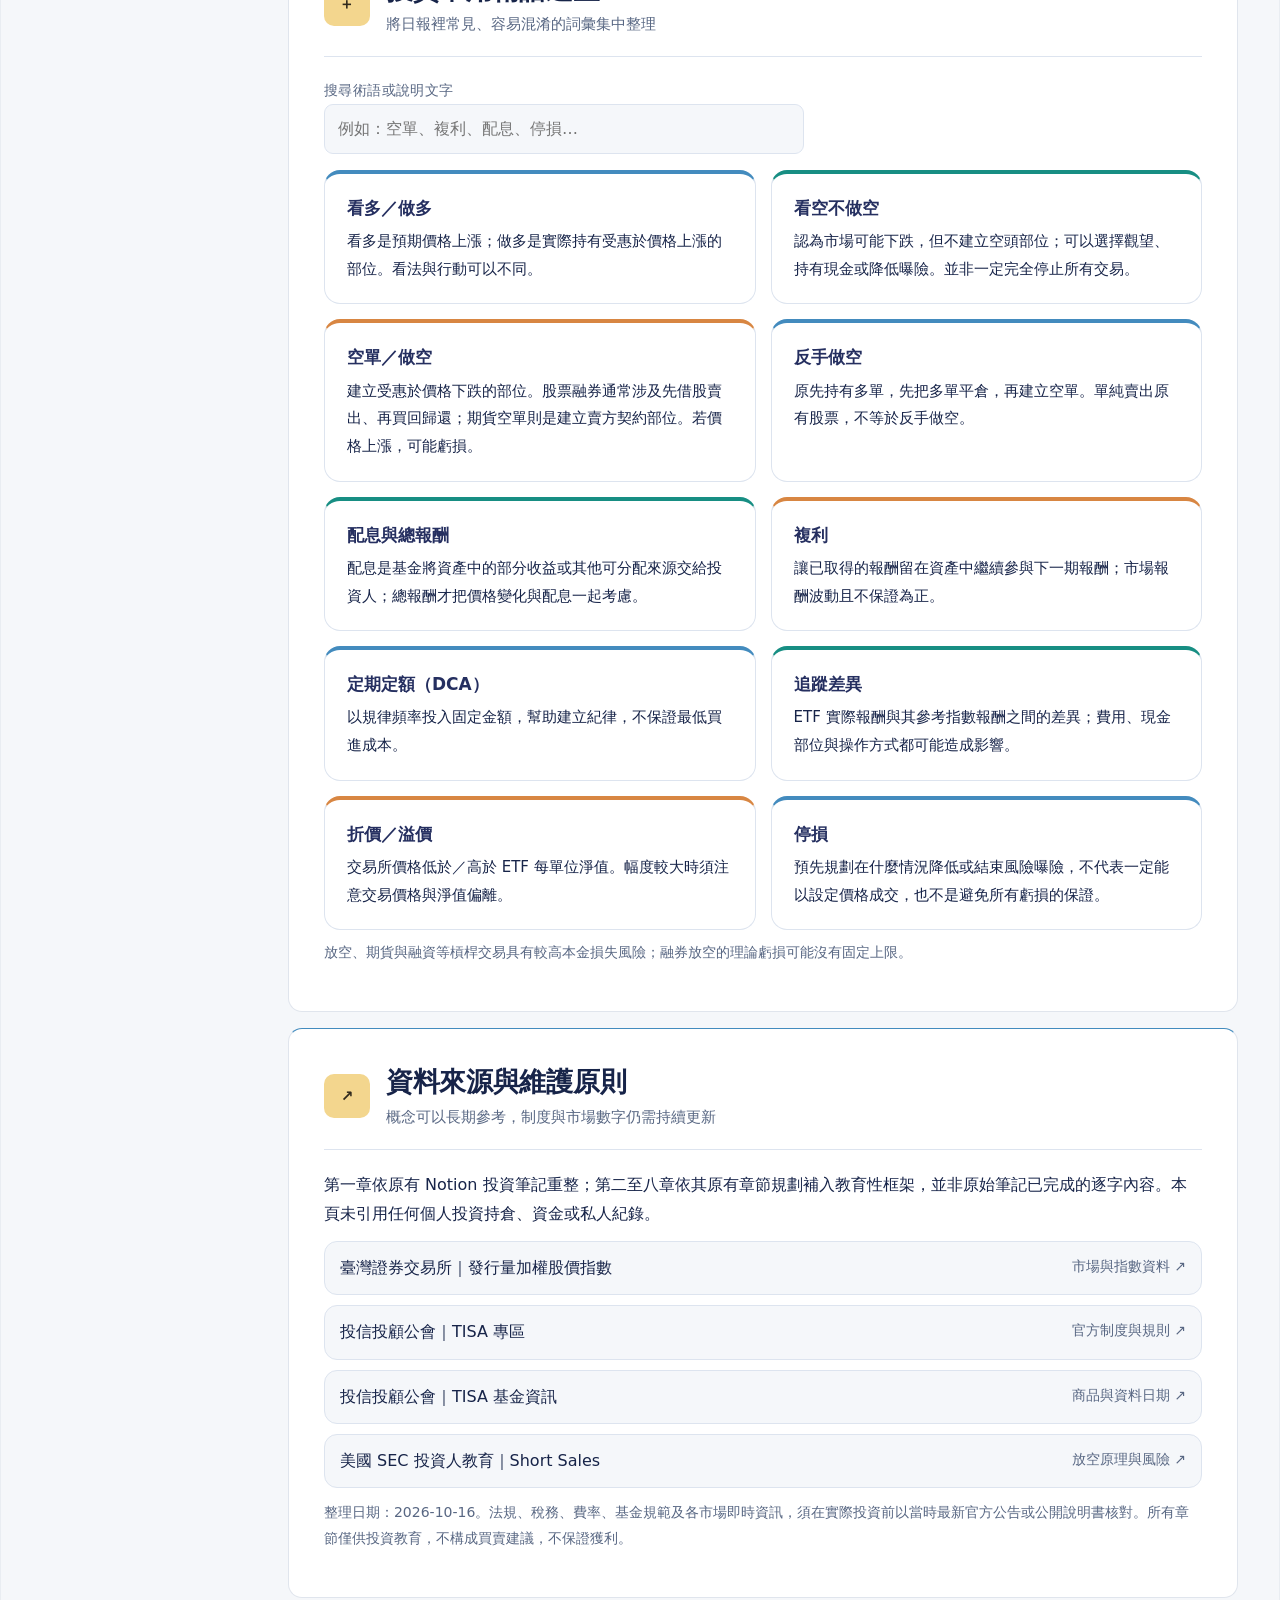
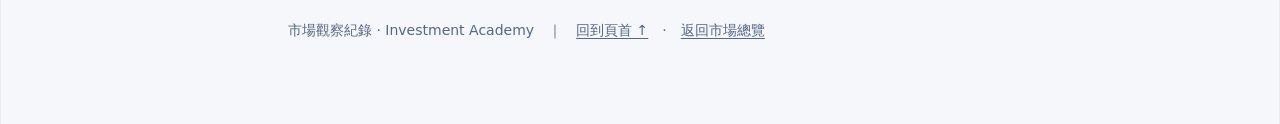
<file: guide.html>
<!doctype html>
<html lang="zh-Hant">
<head>
<meta charset="utf-8">
<meta name="viewport" content="width=device-width,initial-scale=1">
<meta name="theme-color" content="#F5F7FA">
<meta name="description" content="投資理財知識庫：從市場指數、ETF、複利、TISA，到資產配置、總經、風險控管與投資決策紀錄的系統化學習。">
<title>投資理財知識庫｜市場觀察紀錄</title>
<script src="./assets/theme.js"></script>
<link rel="stylesheet" href="./assets/dashboard.css">
<link rel="stylesheet" href="./assets/guide.css">
<link rel="stylesheet" href="./assets/portal-sidebar.css?v=20261022">
<link rel="stylesheet" href="./assets/knowledge-portal.css?v=20261022">
</head>
<body>
<a class="skip-link" href="#top">跳至主要內容</a>
<div class="page-wrap"><div class="shell">
  <nav class="rail" aria-label="手機主要導覽">
    <div class="rail-links">
      <a href="./index.html" aria-label="總覽" title="總覽"><svg class="ico" viewBox="0 0 24 24" aria-hidden="true"><rect x="3" y="3" width="7" height="7" rx="1"/><rect x="14" y="3" width="7" height="7" rx="1"/><rect x="3" y="14" width="7" height="7" rx="1"/><rect x="14" y="14" width="7" height="7" rx="1"/></svg><span class="rail-label">總覽</span></a>
      <a href="./archive.html" aria-label="日報" title="歷史日報"><svg class="ico" viewBox="0 0 24 24" aria-hidden="true"><path d="M7 3h7l5 5v13H7a2 2 0 0 1-2-2V5a2 2 0 0 1 2-2Z"/><path d="M14 3v6h5M9 14h6M9 18h6"/></svg><span class="rail-label">日報</span></a>
      <a class="current" href="./guide.html" aria-current="page" aria-label="知識庫" title="知識庫"><svg class="ico" viewBox="0 0 24 24" aria-hidden="true"><path d="M12 7v14M3 18V5a2 2 0 0 1 2-2h3c1.6 0 3 .6 4 2 1-1.4 2.4-2 4-2h3a2 2 0 0 1 2 2v13h-5c-1.6 0-3 .6-4 2-1-1.4-2.4-2-4-2H3Z"/></svg><span class="rail-label">知識庫</span></a>
      <a href="./index.html#resources" aria-label="資源" title="管理資源"><svg class="ico" viewBox="0 0 24 24" aria-hidden="true"><rect x="3" y="4" width="18" height="16" rx="2"/><path d="M3 10h18M9 10v10M15 10v10"/></svg><span class="rail-label">資源</span></a>
    </div>
    <div class="rail-end"><button type="button" class="theme-toggle" data-theme-toggle aria-label="切換深色模式"><span class="theme-icon" aria-hidden="true">☾</span><span class="theme-label">深色</span></button></div>
  </nav>
  <aside class="aside-card kb-aside-portal" aria-label="知識庫導覽">
    <div class="sidebar-brand"><a href="./index.html" class="sidebar-brand-link" aria-label="Market Journal 市場觀察誌首頁"><span class="sidebar-logo" aria-hidden="true">MJ</span><span class="sidebar-brand-text"><strong>Market Journal</strong><small>市場觀察誌</small></span></a></div>
    <nav class="portal-aside-links" aria-label="知識庫功能與章節目錄">
      <div class="sidebar-group">
        <div class="sidebar-group-label">工作台 <span>WORKSPACE</span></div>
        <a class="sidebar-nav-link" href="./index.html"><svg class="ico" viewBox="0 0 24 24" aria-hidden="true"><rect x="3" y="3" width="7" height="7" rx="1"/><rect x="14" y="3" width="7" height="7" rx="1"/><rect x="3" y="14" width="7" height="7" rx="1"/><rect x="14" y="14" width="7" height="7" rx="1"/></svg><span class="sidebar-link-label">市場總覽</span></a>
        <a class="sidebar-nav-link" href="./archive.html"><svg class="ico" viewBox="0 0 24 24" aria-hidden="true"><path d="M7 3h7l5 5v13H7a2 2 0 0 1-2-2V5a2 2 0 0 1 2-2Z"/><path d="M14 3v6h5M9 14h6M9 18h6"/></svg><span class="sidebar-link-label">歷史日報</span></a>
        <a class="sidebar-nav-link is-current" href="./guide.html" aria-current="page"><svg class="ico" viewBox="0 0 24 24" aria-hidden="true"><path d="M12 7v14M3 18V5a2 2 0 0 1 2-2h3c1.6 0 3 .6 4 2 1-1.4 2.4-2 4-2h3a2 2 0 0 1 2 2v13h-5c-1.6 0-3 .6-4 2-1-1.4-2.4-2-4-2H3Z"/></svg><span class="sidebar-link-label">投資理財知識庫</span></a>
      </div>
      <div class="sidebar-group">
        <div class="sidebar-group-label">學習章節 <span>CHAPTERS</span></div>
          <a class="sidebar-nav-link kb-chapter-link" href="#chapter-01" data-kb-section="chapter-01"><span class="kb-nav-index">01</span><span class="sidebar-link-label">市場、ETF 與複利</span></a>
          <a class="sidebar-nav-link kb-chapter-link" href="#chapter-02" data-kb-section="chapter-02"><span class="kb-nav-index">02</span><span class="sidebar-link-label">目標與風險承受度</span></a>
          <a class="sidebar-nav-link kb-chapter-link" href="#chapter-03" data-kb-section="chapter-03"><span class="kb-nav-index">03</span><span class="sidebar-link-label">資產配置</span></a>
          <a class="sidebar-nav-link kb-chapter-link" href="#chapter-04" data-kb-section="chapter-04"><span class="kb-nav-index">04</span><span class="sidebar-link-label">ETF 與基金</span></a>
          <a class="sidebar-nav-link kb-chapter-link" href="#chapter-05" data-kb-section="chapter-05"><span class="kb-nav-index">05</span><span class="sidebar-link-label">個股基本面</span></a>
          <a class="sidebar-nav-link kb-chapter-link" href="#chapter-06" data-kb-section="chapter-06"><span class="kb-nav-index">06</span><span class="sidebar-link-label">總體經濟</span></a>
          <a class="sidebar-nav-link kb-chapter-link" href="#chapter-07" data-kb-section="chapter-07"><span class="kb-nav-index">07</span><span class="sidebar-link-label">投資組合風險</span></a>
          <a class="sidebar-nav-link kb-chapter-link" href="#chapter-08" data-kb-section="chapter-08"><span class="kb-nav-index">08</span><span class="sidebar-link-label">投資決策紀錄</span></a>
      </div>
      <div class="sidebar-group">
        <div class="sidebar-group-label">延伸內容 <span>TOPICS</span></div>
          <a class="sidebar-nav-link kb-chapter-link" href="#long-short-basics" data-kb-section="long-short-basics"><span class="kb-nav-index">↕</span><span class="sidebar-link-label">多空觀念教學</span></a>
          <a class="sidebar-nav-link kb-chapter-link" href="#long-short-examples" data-kb-section="long-short-examples"><span class="kb-nav-index">✓</span><span class="sidebar-link-label">案例與測驗</span></a>
          <a class="sidebar-nav-link kb-chapter-link" href="#dictionary" data-kb-section="dictionary"><span class="kb-nav-index">＋</span><span class="sidebar-link-label">術語速查</span></a>
          <a class="sidebar-nav-link kb-chapter-link" href="#sources" data-kb-section="sources"><span class="kb-nav-index">↗</span><span class="sidebar-link-label">資料來源</span></a>
      </div>
    </nav>
    <div class="sidebar-footer">
      <button type="button" class="desktop-theme-toggle sidebar-theme" data-theme-toggle aria-label="切換深色模式"><span class="theme-icon" aria-hidden="true">☾</span><span class="sidebar-theme-name">外觀模式</span><span class="theme-label">深色</span></button>
      <p class="sidebar-note">觀念學習 · 風險檢查 · 決策紀錄</p>
    </div>
  </aside>
  <main class="content kb-content" id="top">
    <div class="content-top kb-page-head">
      <div class="eyebrow">MARKET JOURNAL <span aria-hidden="true">/</span> LEARNING SPACE</div>
      <span class="kb-page-hint">RESEARCH LIBRARY · 08 CHAPTERS</span>
    </div>
<header class="kb-hero">
<div class="eyebrow">KNOWLEDGE LIBRARY · INVESTMENT FUNDAMENTALS</div>
<h1>投資理財知識庫</h1>
<p>把每天閱讀的市場資訊，逐步轉化成一套能反覆使用的投資判斷方法。這裡不提供明牌或預測，而是釐清報酬如何產生、風險如何承擔，以及如何做出有紀錄的決策。</p>
<div class="kb-tags"><span class="kb-tag">08 個主題章節</span><span class="kb-tag">從觀念到實作</span><span class="kb-tag neutral">內容整理：2026-10-18</span><span class="kb-tag neutral">不含即時投資建議</span></div>
</header>
<nav class="kb-mobile-nav" aria-label="手機版章節捷徑">
  <a href="#chapter-01">01 基礎觀念</a><a href="#chapter-02">02 風險承受度</a><a href="#chapter-03">03 資產配置</a><a href="#chapter-04">04 ETF／基金</a>
  <a href="#chapter-05">05 個股基本面</a><a href="#chapter-06">06 總體經濟</a><a href="#chapter-07">07 風險檢查</a><a href="#chapter-08">08 決策紀錄</a><a href="#long-short-basics">多空交易入門</a><a href="#long-short-examples">案例測驗</a><a href="#dictionary">術語</a>
</nav>
<div class="kb-quick-nav" aria-label="快速章節入口">
<a class="kb-topic" href="#chapter-01"><span class="num">01 — 02</span><strong>先建立投資概念</strong><small>市場、ETF、複利、風險承受度 →</small></a>
<a class="kb-topic" href="#chapter-03"><span class="num">03 — 04</span><strong>再認識商品與配置</strong><small>股票、債券、基金、費用 →</small></a>
<a class="kb-topic" href="#chapter-05"><span class="num">05 — 06</span><strong>學會觀察市場</strong><small>個股基本面、總體經濟 →</small></a>
<a class="kb-topic" href="#chapter-07"><span class="num">07 — 08</span><strong>最後檢查與紀錄</strong><small>集中度、情境、決策日誌 →</small></a>
</div>
<section class="panel kb-section" id="chapter-01">
<div class="kb-section-head"><span class="kb-count">01</span><div><h2>市場、ETF、複利與 TISA</h2><p class="section-desc">依據既有 Notion 第一章重整 · 本知識庫的基礎篇</p></div></div>
<div class="kb-focus"><strong>核心觀念：</strong>大盤是市場的觀察指標，不是明日股價的預言；ETF 是資產持有工具，不是固定利息產品；長期複利仰賴時間、再投入與成本管理。</div>
<h3>1. 「大盤」究竟代表什麼？</h3>
<p>此處所說的大盤，通常指臺灣證券交易所的<strong>發行量加權股價指數（TAIEX）</strong>。權值較高的公司對指數影響較大，因此指數上漲不等於所有股票上漲，也不等於多數股票一定上漲。</p>
<div class="kb-grid">
<div class="kb-note"><strong>看指數</strong><p>先了解市場整體價格如何變化，並觀察大型權值股是否主導走勢。</p></div>
<div class="kb-note"><strong>看廣度</strong><p>再搭配上漲／下跌家數、類股表現與成交量，避免只憑加權指數判斷市場。</p></div>
</div>
<p>單憑昨日上漲或下跌，無法可靠推斷明日一定延續或反轉。統計上的市場現象，也不代表一般投資人能穩定利用它獲利。</p>
<h3>2. 股票型 ETF 的報酬從哪裡來？</h3>
<p>股票型 ETF 透過持有一籃子股票參與企業經營成果。總報酬可能來自價格上漲與現金分配，也可能受到企業獲利下降或估值收縮影響。</p>
<div class="kb-table-wrap"><table class="kb-table"><thead><tr><th>比較</th><th>定存</th><th>股票型 ETF</th></tr></thead><tbody>
<tr><td>報酬來源</td><td>依契約約定的利息</td><td>持股企業盈餘、股利與市價變動</td></tr>
<tr><td>本金波動</td><td>相對低，仍應注意存款條件與保障範圍</td><td>會隨市場漲跌，可能虧損本金</td></tr>
<tr><td>用途</td><td>短期資金與流動性管理</td><td>通常作為較長期的資產增值配置</td></tr>
</tbody></table></div>
<p><strong>配息不等於額外報酬。</strong>配息後基金淨值通常會反映收益分配；比較投資成果應看含息總報酬，並計入費用、稅負及再投入效果。</p>
<h3>3. 複利與定期定額</h3>
<p>複利的概念是「前期報酬保留在資產內，持續參與下一期報酬」。以下是<strong>固定報酬率的數學示例</strong>，不是股票市場的報酬預測。</p>
<div class="kb-formula">未來價值 FV = 本金 PV × (1 + 每期報酬率 r)<sup>期數 n</sup></div>
<p class="kb-muted">實際市場報酬逐期變動，可能為負；數學公式不代表可以保證獲利。</p>
<p>定期定額是定期投入相同金額：價格低時買到較多單位，價格高時買到較少單位。它最大的價值常是<strong>紀律與配合現金流</strong>，並不保證比一次投入成本更低。</p>
<h3>4. ETF 與共同基金，不等於被動與主動</h3>
<p>ETF 是在交易所交易的基金；傳統共同基金則通常透過基金申購／贖回機制交易。兩者都可能採用主動或被動策略，應分別比較投資範圍、費用、交易方式及風險。</p>
<h3>5. TISA：長期投資制度，而非保證獲利帳戶</h3>
<p>TISA（臺灣個人投資儲蓄帳戶）旨在支持長期、定期定額基金投資。依投信投顧公會公開規則，TISA 級別基金採新臺幣計價、不配息、定期定額，每筆最低新臺幣 1,000 元，申購手續費為零，經理費率上限 1%。</p>
<div class="kb-table-wrap"><table class="kb-table"><thead><tr><th>制度重點</th><th>應理解的限制</th></tr></thead><tbody>
<tr><td>低費用、定期投入</td><td>沒有申購手續費，不表示沒有經理費、保管費等持有成本</td></tr>
<tr><td>連續扣款要求</td><td>官方規則有首次成功扣款後連續 24 個月的要求；未達條件者可能受 6 個月新增契約限制</td></tr>
<tr><td>基金仍有波動</td><td>TISA 是投資安排，不是本金保障或專屬免稅承諾</td></tr>
<tr><td>選擇投資內容</td><td>應依各基金的股票、債券、配置與費用，逐一評估</td></tr>
</tbody></table></div>
<p class="kb-muted">TISA 規則核對日期：2026-10-16；內容以投信投顧公會最新公告與個別基金公開說明書為準，並非個人稅務建議。<a href="https://www.sitca.org.tw/ROC/TISA/tisa-about.html" target="_blank" rel="noopener noreferrer">官方制度與交易規則 ↗</a></p>
</section>
<section class="panel kb-section" id="chapter-02">
<div class="kb-section-head"><span class="kb-count">02</span><div><h2>投資目標與風險承受度</h2><p class="section-desc">依 Notion 章節規劃新增的入門框架</p></div></div>
<p>在挑選 ETF 或股票之前，先確定「這筆錢要用來做什麼」。商品的好壞，不能脫離投資人的資金期限和承受虧損能力。</p>
<div class="kb-grid">
<div class="kb-note"><strong>資金用途與期限</strong><p>例如退休準備、房屋頭期款、進修費用；需要在短期動用的錢，通常不適合承受大幅股市波動。</p></div>
<div class="kb-note"><strong>風險承受能力 vs. 意願</strong><p>「願不願意承受虧損」是心理感受；「能不能承受」取決於收入、負債、備用金與支出。</p></div>
</div>
<h3>投入市場前的六個問題</h3>
<ol><li>我投資這筆錢的目標是什麼？</li><li>預計多久後需要使用？</li><li>本金下跌 10%、20% 或更多時，我能承受多少？</li><li>是否已有能支付突發支出的緊急預備金？</li><li>有無高利率負債或近期大額支出？</li><li>是否可能因波動而被迫在低點賣出？</li></ol>
<div class="kb-focus"><strong>先問風險，再問報酬。</strong>股票投資的首要條件不是「預測會漲」，而是確保不會因生活資金需求被迫承受不必要的損失。</div>
</section>
<section class="panel kb-section" id="chapter-03">
<div class="kb-section-head"><span class="kb-count">03</span><div><h2>資產配置：讓不同資產各司其職</h2><p class="section-desc">依 Notion 章節規劃新增的入門框架</p></div></div>
<p>資產配置不是尋找一個人人適用的神奇比例，而是依照期限、風險預算與現金需求，決定不同資產在投資組合的角色。</p>
<div class="kb-table-wrap"><table class="kb-table"><thead><tr><th>資產</th><th>主要功能</th><th>仍須承擔的風險</th></tr></thead><tbody>
<tr><td>現金／存款</td><td>日常支出、預備金與短期需求</td><td>購買力下降、利率機會成本</td></tr>
<tr><td>股票／股票型 ETF</td><td>參與企業成長、長期資產增值</td><td>市場波動、產業與公司集中風險</td></tr>
<tr><td>債券／債券型基金</td><td>利息收入與部分資產分散</td><td>利率、信用、流動性及匯率風險</td></tr>
<tr><td>外幣資產</td><td>取得其他幣別與市場曝險</td><td>本國貨幣計價的匯率波動</td></tr>
</tbody></table></div>
<p><strong>配置比例不是一次決定後就永遠不變。</strong>當股市大漲、原本股票占比變高時，可重新檢查風險是否超出原先設定；調整的依據是目標與紀律，而不是單日新聞。</p>
</section>
<section class="panel kb-section" id="chapter-04">
<div class="kb-section-head"><span class="kb-count">04</span><div><h2>ETF 與基金分析方法</h2><p class="section-desc">從商品名稱，回到真實持有內容</p></div></div>
<p>比較基金時，不要只看近一年報酬率或配息率。應先理解商品持有什麼，再比較風險與成本。</p>
<div class="kb-check"><strong>商品研究檢核表</strong><ol>
<li><strong>資產類型：</strong>股票、債券、多重資產，還是特殊策略？</li>
<li><strong>追蹤與選股：</strong>追蹤什麼指數、使用什麼篩選條件？是否主動管理？</li>
<li><strong>集中程度：</strong>前十大持股、產業和國家比例是否偏高？</li>
<li><strong>總費用：</strong>經理費、保管費、交易成本與其他費用。</li>
<li><strong>交易與流動性：</strong>成交量、買賣價差、申贖方式。</li>
<li><strong>績效比較：</strong>看含息總報酬與同類商品、適當基準；留意不同期間。</li>
<li><strong>特殊風險：</strong>匯率、追蹤差異、折溢價，及是否使用槓桿。</li>
</ol></div>
<div class="kb-focus"><strong>特別提醒：</strong>高配息可能伴隨較弱的資本成長，甚至涉及收益平準金或本金相關分配；必須看個別商品公告與總報酬，不能把配息當作定存利息。</div>
</section>
<section class="panel kb-section" id="chapter-05">
<div class="kb-section-head"><span class="kb-count">05</span><div><h2>個股基本面：買的是企業，不只是代號</h2><p class="section-desc">由公司營運、財務體質與估值開始</p></div></div>
<p>個股研究至少有三個問題：公司靠什麼賺錢？獲利能否持續？目前股價是否已經反映過高期待？</p>
<div class="kb-table-wrap"><table class="kb-table"><thead><tr><th>觀察指標</th><th>用途與提醒</th></tr></thead><tbody>
<tr><td>營收成長</td><td>觀察需求變化；高營收不一定代表高獲利</td></tr>
<tr><td>毛利率／營益率</td><td>了解獲利結構與競爭力；留意景氣循環</td></tr>
<tr><td>自由現金流</td><td>了解營運與資本支出後能保留多少現金</td></tr>
<tr><td>負債與利息保障</td><td>檢查財務壓力及融資成本變動</td></tr>
<tr><td>本益比等估值指標</td><td>需搭配盈餘品質、成長性與產業比較，不宜單看高低</td></tr>
</tbody></table></div>
<p>研究公司的護城河、管理層資本配置與競爭位置，才能將短期股價與長期經營成果分開看待。</p>
</section>
<section class="panel kb-section" id="chapter-06">
<div class="kb-section-head"><span class="kb-count">06</span><div><h2>總體經濟與市場環境</h2><p class="section-desc">理解變數，而非猜測下一個交易日</p></div></div>
<p>總經資訊可以幫助理解風險情境，但單一指標很少能直接得出「股市明天會漲還是跌」的結論。</p>
<div class="kb-table-wrap"><table class="kb-table"><thead><tr><th>變數</th><th>可以觀察什麼？</th></tr></thead><tbody>
<tr><td>利率與殖利率</td><td>企業融資成本、債券價格、估值折現率</td></tr>
<tr><td>通貨膨脹</td><td>購買力、企業成本、利率政策與實質報酬</td></tr>
<tr><td>匯率</td><td>海外資產換回新臺幣的收益、出口企業影響</td></tr>
<tr><td>景氣與企業獲利</td><td>營收、訂單、庫存與企業投資循環</td></tr>
<tr><td>市場情緒與評價</td><td>價格相對基本面的樂觀或悲觀程度</td></tr>
</tbody></table></div>
<p><strong>情境分析</strong>比單點預測更適合用來管理不確定性：若通膨更持久、利率較高、企業獲利轉弱，投資組合可能如何受影響？反之若情境沒有發生，又該如何重新評估？</p>
</section>
<section class="panel kb-section" id="chapter-07">
<div class="kb-section-head"><span class="kb-count">07</span><div><h2>投資組合風險檢查</h2><p class="section-desc">「買很多檔」不等於真正分散</p></div></div>
<p>多檔 ETF 可能重複持有相同大型股票；市值型商品也可能集中於特定科技或半導體公司。因此應檢查<strong>穿透後持股</strong>，而不是只計算商品檔數。</p>
<div class="kb-grid">
<div class="kb-note"><strong>集中度</strong><p>單一公司、前十大持股、同產業、同國家與同幣別是否過度集中？</p></div>
<div class="kb-note"><strong>流動性與時間</strong><p>下跌時是否仍有足夠生活預備金？短期需要使用的錢是否投入高波動資產？</p></div>
<div class="kb-note"><strong>相關性</strong><p>表面上不同商品，市場壓力發生時仍可能同步下跌。</p></div>
<div class="kb-note"><strong>槓桿與衍生品</strong><p>期貨、融資和槓桿商品可能放大虧損，甚至超過最初繳交的保證金。</p></div>
</div>
<h3>用情境檢查自己的承受度</h3>
<p>假設股票部位下跌 30%：你是否還能支付生活開支、維持原本投入計畫，且不需要急著賣出？這比單純宣稱自己是「積極型投資人」更具體。</p>
</section>
<section class="panel kb-section" id="chapter-08">
<div class="kb-section-head"><span class="kb-count">08</span><div><h2>投資決策紀錄</h2><p class="section-desc">將投資變成能檢討、能持續改善的過程</p></div></div>
<p>投資判斷不只記買進價格，也應記下當時看到了什麼證據、預期發生什麼，以及哪些條件會證明自己想錯。</p>
<div class="kb-table-wrap"><table class="kb-table"><thead><tr><th>欄位</th><th>紀錄示例（純假設）</th></tr></thead><tbody>
<tr><td>日期與標的</td><td>2026-10-16／某分散型股票 ETF</td></tr>
<tr><td>投資目的</td><td>長期累積資產，預計持有 10 年以上</td></tr>
<tr><td>判斷依據</td><td>費用、分散性、指數規則、與現有資產重疊程度</td></tr>
<tr><td>主要風險</td><td>股市波動、產業集中、匯率或流動性</td></tr>
<tr><td>可接受損失</td><td>依實際資產與生活需求先行設定，不套用他人標準</td></tr>
<tr><td>重新檢查時機</td><td>資產比重偏離、基本面改變、資金需求變動</td></tr>
</tbody></table></div>
<div class="kb-focus"><strong>好的決策紀錄，不要求每一次結果都正確。</strong>它是用來分辨：這次是推理有缺陷，還是市場出現了原本難以預測的波動。</div>
</section>

<section class="panel kb-section" id="long-short-basics" aria-labelledby="long-short-title">
<div class="kb-section-head"><span class="kb-count">↕</span><div><h2 id="long-short-title">觀念專題｜看多、做多、空單與反手做空</h2><p class="section-desc">從「預期市場方向」到「實際建立部位」｜入門交易概念</p></div></div>
<div class="kb-focus"><strong>先記住一句話：</strong>「看多／看空」是判斷，「做多／做空」是交易。<strong>認為市場會跌，不代表一定要建立空單。</strong></div>

<h3>1. 先分清楚「看法」與「行動」</h3>
<div class="ls-concept-grid">
  <div class="ls-concept ls-concept-up"><div class="ls-concept-caption">市場看法</div><h4>看多 <span>↗</span></h4><p>認為價格有機會上漲；可以決定買進，也可以先觀望。</p></div>
  <div class="ls-concept ls-concept-down"><div class="ls-concept-caption">市場看法</div><h4>看空 <span>↘</span></h4><p>認為價格可能下跌；可以不交易、減少曝險，也可以在承擔風險下建立空單。</p></div>
  <div class="ls-concept ls-concept-up"><div class="ls-concept-caption">實際交易部位</div><h4>做多／多單 <span>＋</span></h4><p>建立價格上漲時受惠的部位。例如持有股票，買進後期待未來以較高價格賣出。</p></div>
  <div class="ls-concept ls-concept-down"><div class="ls-concept-caption">實際交易部位</div><h4>做空／空單 <span>－</span></h4><p>建立價格下跌時受惠的部位。價格若反而上漲，空單就可能虧損。</p></div>
</div>
<div class="kb-table-wrap"><table class="kb-table">
<thead><tr><th>名詞</th><th>是否有新建立的方向部位？</th><th>核心意思</th></tr></thead>
<tbody>
<tr><td>看多不做多</td><td>不一定有</td><td>看漲，但此時沒有因此建立多單</td></tr>
<tr><td>做多</td><td>有，多頭部位</td><td>價格上漲通常對部位有利</td></tr>
<tr><td>看空不做空</td><td>沒有因此建立空單</td><td>看跌，可選擇觀望、保留現金或降低既有曝險</td></tr>
<tr><td>做空</td><td>有，空頭部位</td><td>價格下跌通常對部位有利</td></tr>
<tr><td>反手做空</td><td>先結束多單，再建立空單</td><td>實際把交易方向從看漲部位轉成看跌部位</td></tr>
</tbody></table></div>

<h3>2. 為什麼「沒有股票」也可以先賣？</h3>
<p>對初學者最容易困惑的是：一般交易是「先買後賣」，但<strong>融券放空</strong>可以先借入股票賣出，日後再買回相同數量股票歸還。借股、融券額度、擔保品與交易限制須符合市場及券商規則，並非直接憑空賣出股票。</p>
<div class="ls-process" aria-label="股票融券做空的概念流程">
  <div class="ls-step"><div class="ls-step-index">01</div><strong>借入股票</strong><span>先透過可用的融券／借券制度取得可賣出的股票</span></div>
  <div class="ls-arrow" aria-hidden="true">→</div>
  <div class="ls-step"><div class="ls-step-index">02</div><strong>先賣出</strong><span>以較高的假設價格賣出，建立空頭部位</span></div>
  <div class="ls-arrow" aria-hidden="true">→</div>
  <div class="ls-step"><div class="ls-step-index">03</div><strong>之後買回歸還</strong><span>買回股票還給出借方，並結束空單</span></div>
</div>
<div class="ls-example-grid">
  <div class="ls-example">
    <div class="ls-example-head"><span class="ls-indicator ls-indicator-good"></span>假設價格真的下跌</div>
    <div class="ls-equation">1,000 元賣出 <span>－</span> 800 元買回</div>
    <div class="ls-example-result">價差 +200 元／股</div>
  </div>
  <div class="ls-example">
    <div class="ls-example-head"><span class="ls-indicator ls-indicator-bad"></span>假設價格反而上漲</div>
    <div class="ls-equation">1,000 元賣出 <span>－</span> 1,200 元買回</div>
    <div class="ls-example-result ls-loss">價差 −200 元／股</div>
  </div>
</div>
<p class="kb-muted">以上使用每股價格作純教學假設，皆<strong>未扣除借券費、利息、手續費、稅負等成本</strong>，也不代表未來股價。融券空單仍有保證金及追繳等風險。</p>

<h3>3. 那麼什麼叫「看空不做空」？</h3>
<div class="ls-story">
  <div class="ls-story-symbol" aria-hidden="true">◎</div>
  <div><strong>例子：你認為台股近期估值偏高，可能下跌。</strong><p>於是暫停加碼、保留現金，或適度減少原有股票部位，但沒有建立任何新的空單。市場下跌時，你不會因為下跌本身取得空單價差收益；你的目的主要是降低曝險或等待時機。</p></div>
</div>
<p>所以「看空不做空」不等同於「什麼交易都不做」：可以調整原有持股，但<strong>沒有建立受惠於下跌的空頭部位</strong>才是關鍵。</p>

<h3>4. 「反手做空」為什麼多了「反手」？</h3>
<p>「反手」是原本已經有方向部位，後來直接把方向反轉。以下以<strong>台指期貨</strong>的概念說明；期貨建立空單不需要借入實體股票。</p>
<div class="ls-reversal" aria-label="反手做空：原本多單、平掉多單、建立空單">
  <div class="ls-reversal-item ls-long"><span>原本</span><strong>持有 1 口多單</strong><small>期望指數上漲</small></div>
  <span class="ls-reversal-arrow" aria-hidden="true">→</span>
  <div class="ls-reversal-item ls-neutral"><span>先</span><strong>平掉多單</strong><small>結束原先看漲部位</small></div>
  <span class="ls-reversal-arrow" aria-hidden="true">→</span>
  <div class="ls-reversal-item ls-short"><span>再</span><strong>建立 1 口空單</strong><small>改為下跌時受惠</small></div>
</div>
<div class="ls-story ls-caution"><div class="ls-story-symbol" aria-hidden="true">!</div><div><strong>注意：賣出持有的股票 ≠ 反手做空。</strong><p>例如把原本買的股票全部賣掉，通常只是平掉多頭持股；只有進一步建立真正的空頭部位，才是「反手做空」。</p></div></div>

<h3>5. 多單與空單的價差方向比較</h3>
<div class="kb-table-wrap"><table class="kb-table">
<thead><tr><th>假設每股價格變化</th><th>做多：先以 1,000 元買入</th><th>做空：先以 1,000 元賣出</th></tr></thead>
<tbody>
<tr><td>漲到 1,200 元</td><td>價差 +200 元</td><td>價差 −200 元</td></tr>
<tr><td>跌到 800 元</td><td>價差 −200 元</td><td>價差 +200 元</td></tr>
</tbody></table></div>
<p class="kb-muted">簡化價差比較，不包含交易費用、股息、融券費、擔保品與其他成本。期貨交易另依契約乘數計算損益，不能直接把股價差額當作期貨實際金額。</p>

<h3>6. 為什麼「看空不做空」有時比較合理？</h3>
<p>你可能正確判斷市場估值過高，卻錯估下跌的時間。若市場繼續上漲，空單會承受損失；融券放空的理論虧損沒有固定上限，並可能發生軋空、借券回補、追加擔保品等情況。期貨空單具有槓桿效果，虧損也可能超過原始保證金。</p>
<div class="kb-focus"><strong>風控原則：</strong>方向看法不等於交易必要性。對以長期 ETF、基金或資產配置為核心的投資人，市場偏空時可以先檢查現金需求、持股集中度與回撤承受力，而不是立刻轉做空。</div>

<details class="ls-quiz"><summary>小測驗：覺得股票會跌，所以先保留現金，這叫做空嗎？</summary><p><strong>不是。</strong>這屬於看空但沒有做空。只有建立實際受惠於下跌的空頭部位，才稱為「做空」。</p></details>
<p class="kb-muted">本專題為市場交易概念教育，不提供融券或期貨操作指令，也不建議使用槓桿或短線追價。可至下方<a href="#dictionary">投資術語速查</a>快速複習。</p>
</section>

<section class="panel kb-section" id="long-short-examples" aria-labelledby="long-short-examples-title">
  <div class="kb-section-head"><span class="kb-count">✓</span><div>
    <h2 id="long-short-examples-title">多空觀念實例｜已實現損益、平倉與停損跳空</h2>
    <p class="section-desc">延伸前面的做多／做空入門：用 3 個數字案例和小測驗建立完整觀念</p>
  </div></div>
  <p>先理解概念，再看實際交易會遇到的問題。以下價差均為<strong>假設每股 1 股、未計交易稅費與融券成本</strong>的教學示例，不是行情預測，也不是交易建議。</p>

  <h3>案例 1｜賣掉手上股票，等於反手做空嗎？</h3>
  <div class="practice-grid">
    <div class="practice-card practice-card-neutral">
      <div class="practice-label">情境 A · 只有賣掉原有股票</div>
      <strong>持有股票 → 賣出持股 → 空手</strong>
      <p>你原本做多，賣出後就沒有這個股票的多頭部位。<strong>這是平掉多單，不是做空。</strong></p>
    </div>
    <div class="practice-card practice-card-orange">
      <div class="practice-label">情境 B · 真的反手做空</div>
      <strong>持有多單 → 平倉 → 另建空單</strong>
      <p>你不只是結束多頭部位，還另外建立會受惠於價格下跌的空頭部位，才稱為<strong>反手做空</strong>。</p>
    </div>
  </div>
  <div class="practice-callout"><strong>觀念補充：</strong>「看空不做空」則是認為可能下跌，卻沒有建立空單；例如賣掉部分股票、提高現金比重或暫時觀望。即使市場真的下跌，也不會自動取得做空價差收益。</div>

  <h3>案例 2｜空單已經賠錢，但還沒買回：是已實現還是未實現？</h3>
  <p>假設你在 <strong>1,000 元融券賣出 1 股</strong>，現在股價漲到 <strong>1,200 元</strong>，但尚未買回股票。</p>
  <div class="practice-state-row">
    <div class="practice-state"><span>建立空單</span><strong>1,000 元</strong><small>先融券賣出</small></div>
    <span class="practice-state-arrow" aria-hidden="true">→</span>
    <div class="practice-state"><span>市場價格上漲</span><strong>1,200 元</strong><small>空單仍未平倉</small></div>
    <span class="practice-state-arrow" aria-hidden="true">→</span>
    <div class="practice-state practice-state-loss"><span>目前帳面價差</span><strong>−200 元</strong><small>未實現虧損／股</small></div>
  </div>
  <div class="kb-table-wrap">
    <table class="kb-table"><thead><tr><th>你採取的動作</th><th>損益屬性</th><th>假設結果</th></tr></thead><tbody>
      <tr><td>繼續持有空單，尚未買回</td><td>未實現損益（浮動損益）</td><td>帳面虧損 200 元／股，會隨股價變動</td></tr>
      <tr><td>以 1,200 元買回並平倉</td><td>已實現損益</td><td>價差虧損確定為 200 元／股，不再受該筆部位之後的價格變動影響</td></tr>
    </tbody></table>
  </div>
  <p>只要空單還沒平倉，假設股價接下來變成不同價格，帳面價差就會不同：</p>
  <div class="practice-grid">
    <div class="practice-card practice-card-neutral">
      <div class="practice-label">上漲情境</div>
      <strong>1,000 → 1,500 元</strong>
      <p class="practice-loss-value">未實現虧損 −500 元／股</p>
    </div>
    <div class="practice-card practice-card-teal">
      <div class="practice-label">下跌情境</div>
      <strong>1,000 → 900 元</strong>
      <p class="practice-gain-value">未實現獲利 +100 元／股</p>
    </div>
  </div>
  <div class="practice-warning"><strong>重點風險：</strong>未實現虧損不代表不用負擔風險。融券交易可能因維持率不足而被追繳擔保品、被要求回補或遭強制處置。<strong>期貨有每日結算與保證金制度</strong>，不能直接把股票融券的已實現／未實現說法套用為期貨資金流。</div>

  <h3>案例 3｜明明設了停損 1,100 元，為何可能賠到 200 元？</h3>
  <p>假設某種可能跳空的交易標的：你在 <strong>1,000 元做空</strong>，想在價格上漲至 <strong>1,100 元</strong>時停損，結果下一個可交易價格直接出現在 <strong>1,200 元</strong>。</p>
  <div class="practice-stop-flow">
    <div class="practice-stop-stage"><span>做空成交</span><strong>1,000 元</strong><small>先賣出</small></div>
    <span class="practice-stop-arrow" aria-hidden="true">→</span>
    <div class="practice-stop-stage practice-stop-target"><span>預設停損觸發價</span><strong>1,100 元</strong><small>原希望虧損約 100 元／股</small></div>
    <span class="practice-stop-arrow" aria-hidden="true">⇢</span>
    <div class="practice-stop-stage practice-stop-bad"><span>跳空後可交易價格</span><strong>1,200 元</strong><small>沒有保證能在 1,100 元成交</small></div>
  </div>
  <div class="practice-grid">
    <div class="practice-card practice-card-blue">
      <div class="practice-label">停損市價類型</div>
      <strong>優先處理出場，價格不保證</strong>
      <p>條件觸發後嘗試以市價買回。若市場只有約 1,200 元的賣盤，可能在該價附近或更不利的價格成交，虧損超過原先預估。</p>
    </div>
    <div class="practice-card practice-card-orange">
      <div class="practice-label">停損限價類型</div>
      <strong>限制買回價，但可能無法成交</strong>
      <p>例如觸發價 1,100 元、買回限價 1,110 元，若可成交賣價都在 1,200 元附近，限價買回單可能完全無法成交，空單仍在。</p>
    </div>
  </div>
  <p class="kb-muted">上述 1,000 → 1,200 元的跳空只是跨市場的抽象示例，<strong>不代表一般台股個股可以在單一交易日不受漲跌幅限制地上漲 20%</strong>。實際能否使用條件停損委託、觸發方式及價格限制，依市場和券商規定而異。</p>
  <div class="practice-warning"><strong>核心觀念：</strong>「停損觸發價」不等於「保證成交價」。空單遇到上漲、跳空、流動性不足或軋空，損失可能超出原先規劃；融券放空理論虧損沒有固定上限，槓桿交易也可能損失超過原始保證金。</div>

  <h3>練習題｜先想答案，再展開解答</h3>
  <div class="practice-quiz-grid">
    <div class="practice-quiz">
      <div class="practice-quiz-num">01 · 部位方向</div>
      <strong>認為股價會跌，因此賣掉原本持有的股票，但沒有另外建立空單。這是哪一種？</strong>
      <p>A. 反手做空　B. 平掉多單　C. 已建立空單</p>
      <details><summary>查看答案與原因</summary><p><strong>答案 B：平掉多單。</strong>你結束原本的持股部位，但沒有新建空單。看跌只是看法，並不會自動變成做空交易。</p></details>
    </div>
    <div class="practice-quiz">
      <div class="practice-quiz-num">02 · 浮動損益</div>
      <strong>在 1,000 元建立空單，現價 1,200 元，仍未買回。此時是？</strong>
      <p>A. 已實現虧損　B. 未實現虧損　C. 沒有風險</p>
      <details><summary>查看答案與原因</summary><p><strong>答案 B：未實現虧損 200 元／股。</strong>尚未平倉，價差仍會變動，但可能已面臨追繳或強制回補風險。</p></details>
    </div>
    <div class="practice-quiz">
      <div class="practice-quiz-num">03 · 停損跳空</div>
      <strong>空單設定 1,100 元停損，下一個可交易價卻是 1,200 元。哪個說法正確？</strong>
      <p>A. 一定只虧 100 元　B. 可能虧超過 100 元　C. 不會有虧損</p>
      <details><summary>查看答案與原因</summary><p><strong>答案 B。</strong>停損市價單可能在更差的價位成交；停損限價單則可能無法成交。設定停損無法保證最大虧損。</p></details>
    </div>
  </div>
  <div class="kb-focus"><strong>帶走的三個結論：</strong>看法不等於持倉；未實現虧損依然有實際風險；停損價格不保證成交價格。對一般長期投資人，理解這些風險比急著學會放空更重要。</div>
  <p class="kb-muted">教學內容整理：2026-10-18。本文不涉及個人資產配置建議。券商條件單、融券維持率、交割與保證金等規則應依交易當時的市場及券商公告查核。</p>
</section>

<section class="panel kb-section" id="dictionary">
<div class="kb-section-head"><span class="kb-count">＋</span><div><h2>投資常用術語速查</h2><p class="section-desc">將日報裡常見、容易混淆的詞彙集中整理</p></div></div>
<label for="concept-search" class="small-label">搜尋術語或說明文字</label><div><input class="kb-search" type="search" id="concept-search" placeholder="例如：空單、複利、配息、停損…" autocomplete="off"></div>
<div class="kb-terms" id="term-list">
<article class="term-card"><strong>看多／做多</strong><p>看多是預期價格上漲；做多是實際持有受惠於價格上漲的部位。看法與行動可以不同。</p></article>
<article class="term-card"><strong>看空不做空</strong><p>認為市場可能下跌，但不建立空頭部位；可以選擇觀望、持有現金或降低曝險。並非一定完全停止所有交易。</p></article>
<article class="term-card"><strong>空單／做空</strong><p>建立受惠於價格下跌的部位。股票融券通常涉及先借股賣出、再買回歸還；期貨空單則是建立賣方契約部位。若價格上漲，可能虧損。</p></article>
<article class="term-card"><strong>反手做空</strong><p>原先持有多單，先把多單平倉，再建立空單。單純賣出原有股票，不等於反手做空。</p></article>
<article class="term-card"><strong>配息與總報酬</strong><p>配息是基金將資產中的部分收益或其他可分配來源交給投資人；總報酬才把價格變化與配息一起考慮。</p></article>
<article class="term-card"><strong>複利</strong><p>讓已取得的報酬留在資產中繼續參與下一期報酬；市場報酬波動且不保證為正。</p></article>
<article class="term-card"><strong>定期定額（DCA）</strong><p>以規律頻率投入固定金額，幫助建立紀律，不保證最低買進成本。</p></article>
<article class="term-card"><strong>追蹤差異</strong><p>ETF 實際報酬與其參考指數報酬之間的差異；費用、現金部位與操作方式都可能造成影響。</p></article>
<article class="term-card"><strong>折價／溢價</strong><p>交易所價格低於／高於 ETF 每單位淨值。幅度較大時須注意交易價格與淨值偏離。</p></article>
<article class="term-card"><strong>停損</strong><p>預先規劃在什麼情況降低或結束風險曝險，不代表一定能以設定價格成交，也不是避免所有虧損的保證。</p></article>
</div><p id="term-empty" class="kb-muted" hidden>找不到符合的術語，請改用其他關鍵字。</p>
<p class="kb-muted">放空、期貨與融資等槓桿交易具有較高本金損失風險；融券放空的理論虧損可能沒有固定上限。</p>
</section>
<section class="panel kb-section" id="sources">
<div class="kb-section-head"><span class="kb-count">↗</span><div><h2>資料來源與維護原則</h2><p class="section-desc">概念可以長期參考，制度與市場數字仍需持續更新</p></div></div>
<p>第一章依原有 Notion 投資筆記重整；第二至八章依其原有章節規劃補入教育性框架，並非原始筆記已完成的逐字內容。本頁未引用任何個人投資持倉、資金或私人紀錄。</p>
<div class="kb-source-list">
<a href="https://www.twse.com.tw/zh/indices/taiex/mi-5min-hist.html" target="_blank" rel="noopener noreferrer"><span>臺灣證券交易所｜發行量加權股價指數</span><small>市場與指數資料 ↗</small></a>
<a href="https://www.sitca.org.tw/ROC/TISA/tisa-about.html" target="_blank" rel="noopener noreferrer"><span>投信投顧公會｜TISA 專區</span><small>官方制度與規則 ↗</small></a>
<a href="https://www.sitca.org.tw/ROC/TISA/TISA_INFO.aspx" target="_blank" rel="noopener noreferrer"><span>投信投顧公會｜TISA 基金資訊</span><small>商品與資料日期 ↗</small></a>
<a href="https://www.investor.gov/introduction-investing/general-resources/news-alerts/alerts-bulletins/investor-bulletins-51" target="_blank" rel="noopener noreferrer"><span>美國 SEC 投資人教育｜Short Sales</span><small>放空原理與風險 ↗</small></a>
</div>
<p class="kb-muted">整理日期：2026-10-16。法規、稅務、費率、基金規範及各市場即時資訊，須在實際投資前以當時最新官方公告或公開說明書核對。所有章節僅供投資教育，不構成買賣建議，不保證獲利。</p>
</section>
<footer class="kb-bottom">市場觀察紀錄 · Investment Academy　｜　<a href="#top">回到頁首 ↑</a>　·　<a href="./index.html">返回市場總覽</a></footer>
</main></div></div>
<script>
(()=>{
const input=document.getElementById("concept-search");
const cards=Array.from(document.querySelectorAll("#term-list .term-card"));
const empty=document.getElementById("term-empty");
if(!input||!empty)return;
input.addEventListener("input",()=>{
 const q=input.value.trim().toLocaleLowerCase("zh-Hant");
 let found=0;
 cards.forEach(card=>{
  const ok=card.textContent.toLocaleLowerCase("zh-Hant").includes(q);
  card.hidden=!ok;
  if(ok)found++;
 });
 empty.hidden=found!==0;
});
})();
</script>
<script src="./assets/knowledge-nav.js?v=20261022" defer></script>
</body>
</html>
</file>
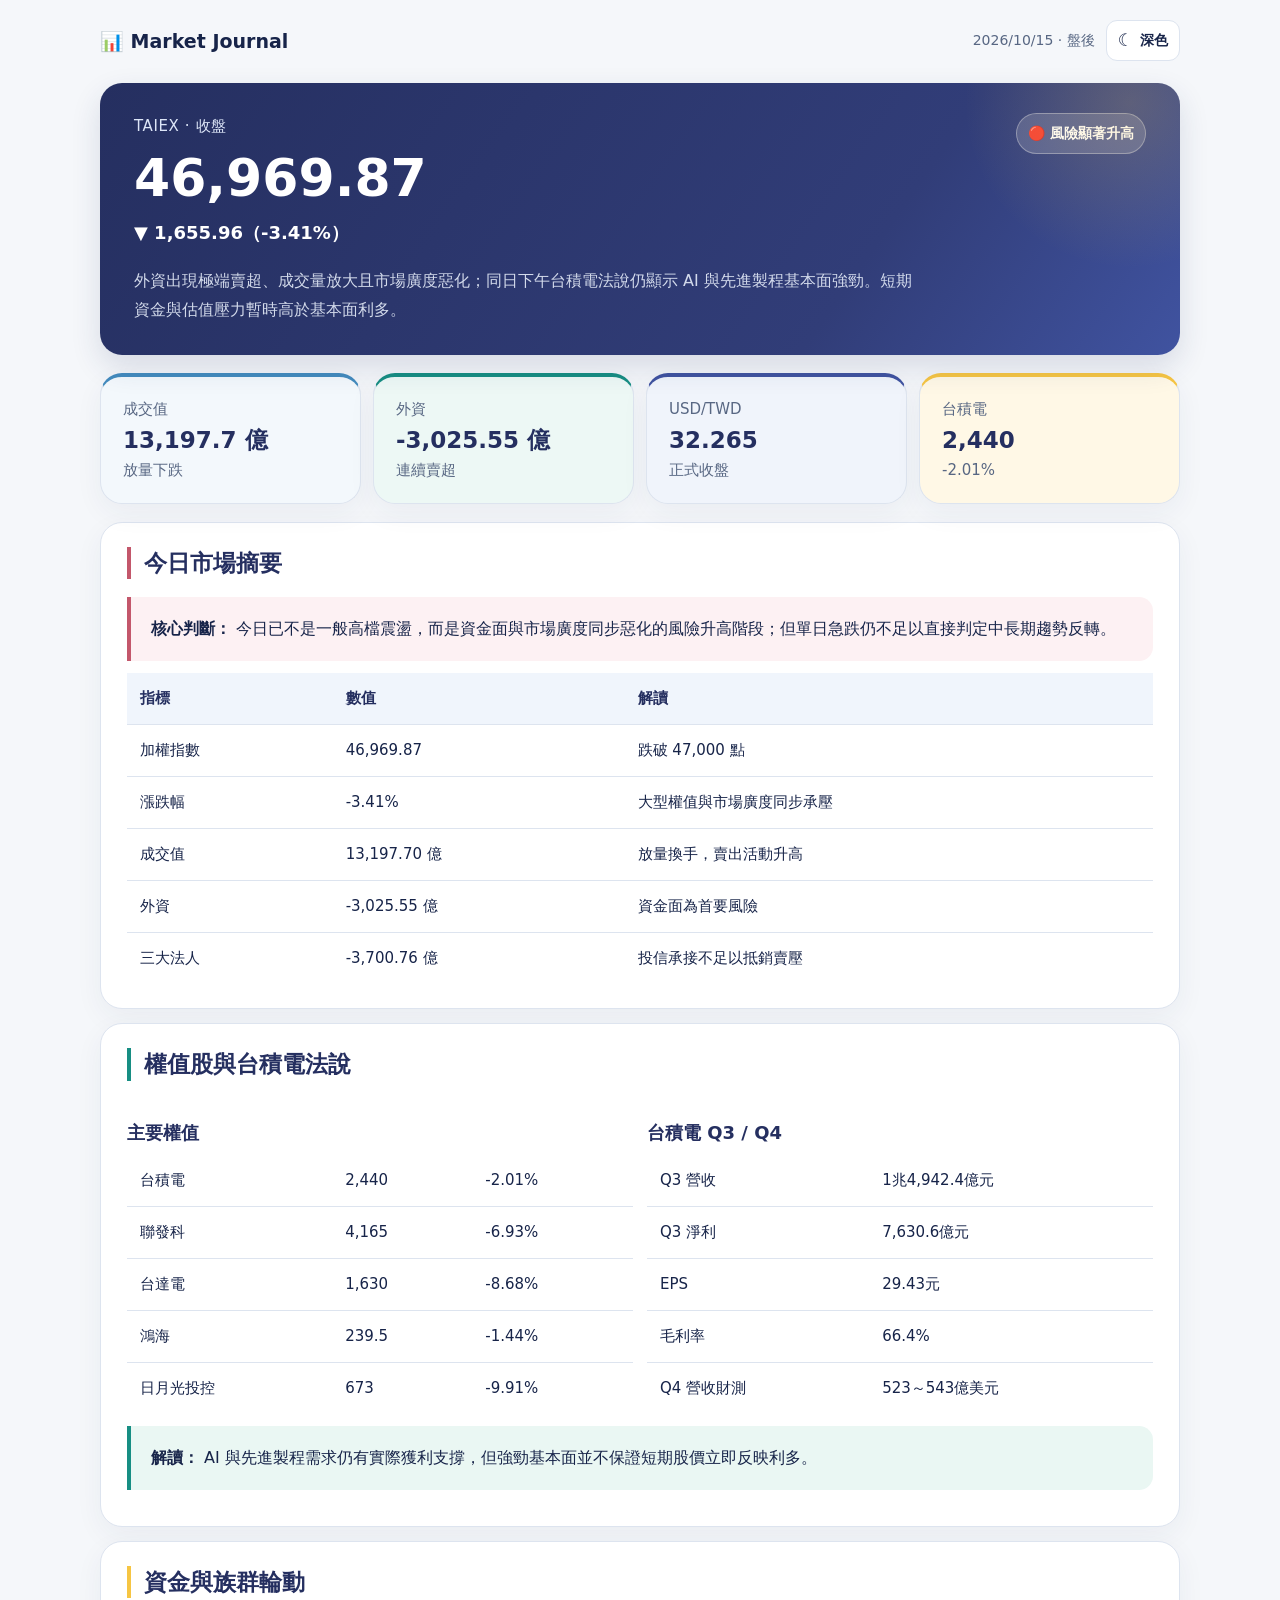
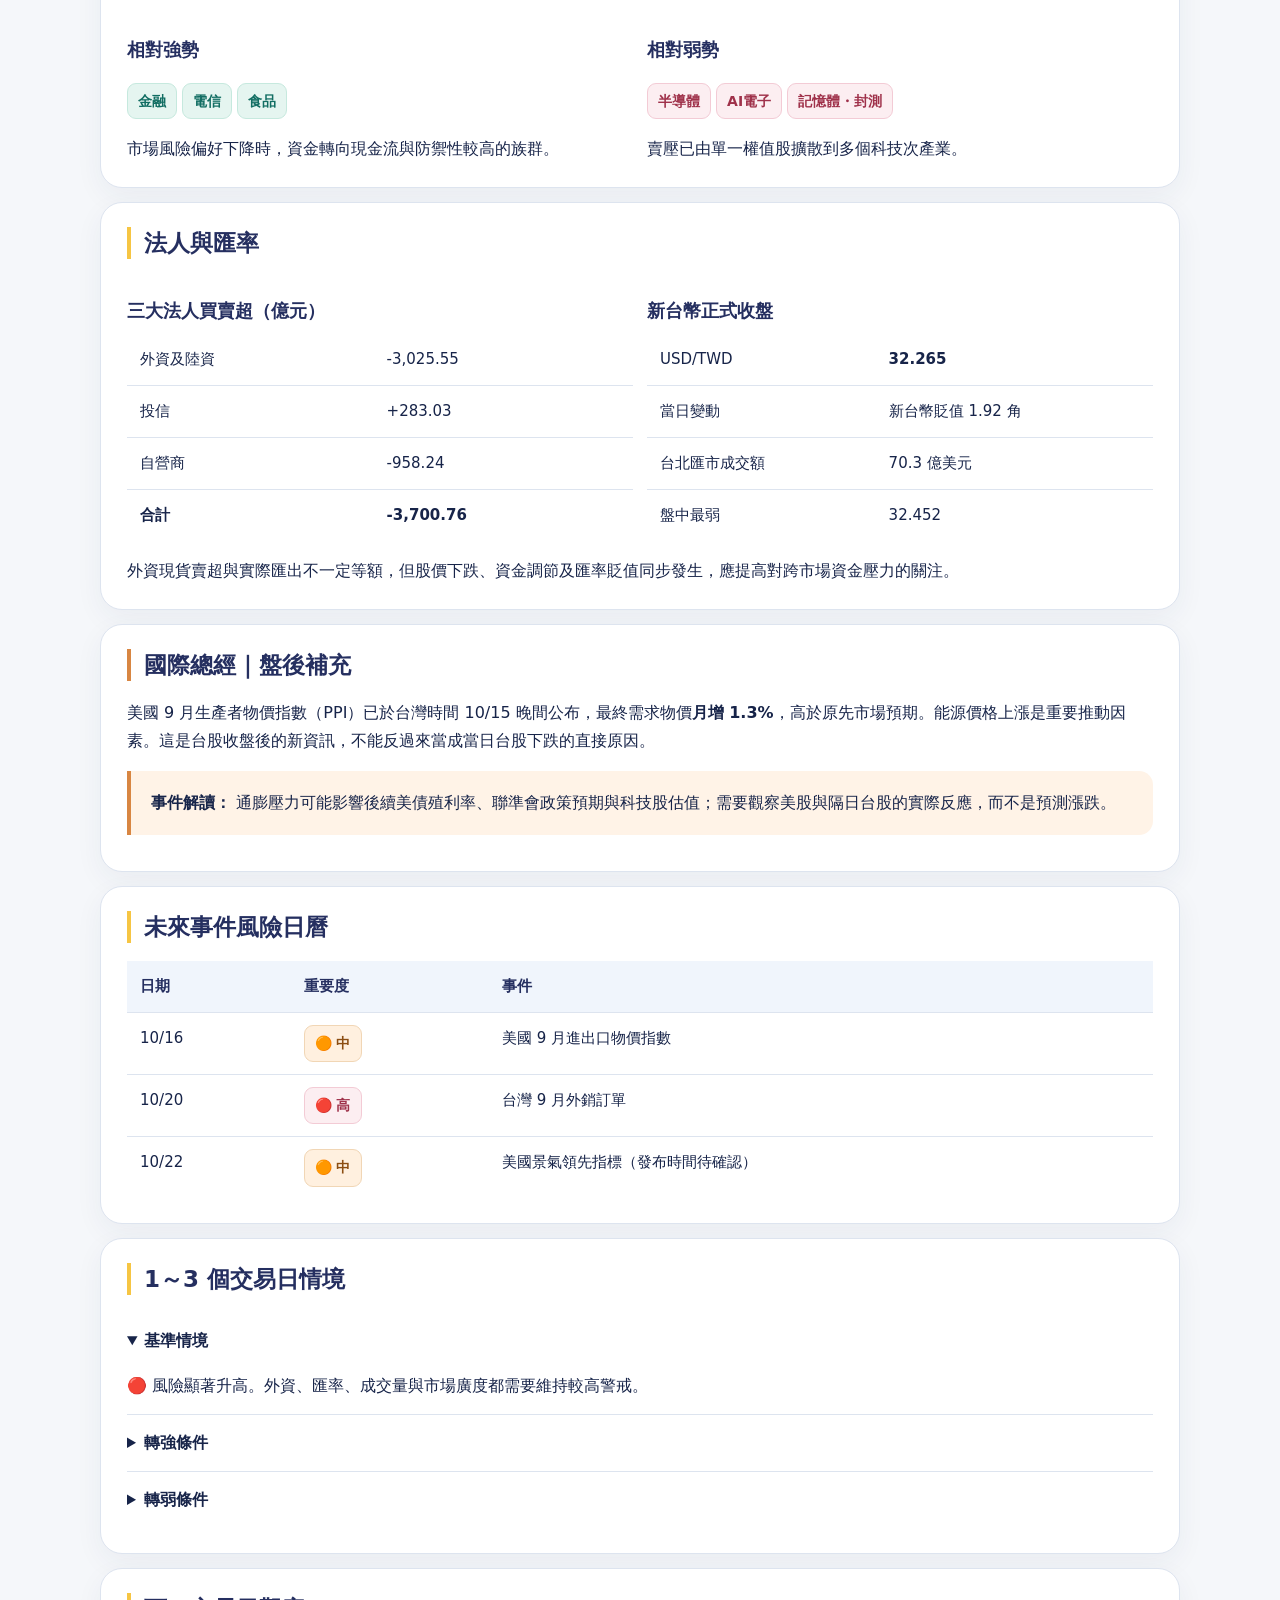
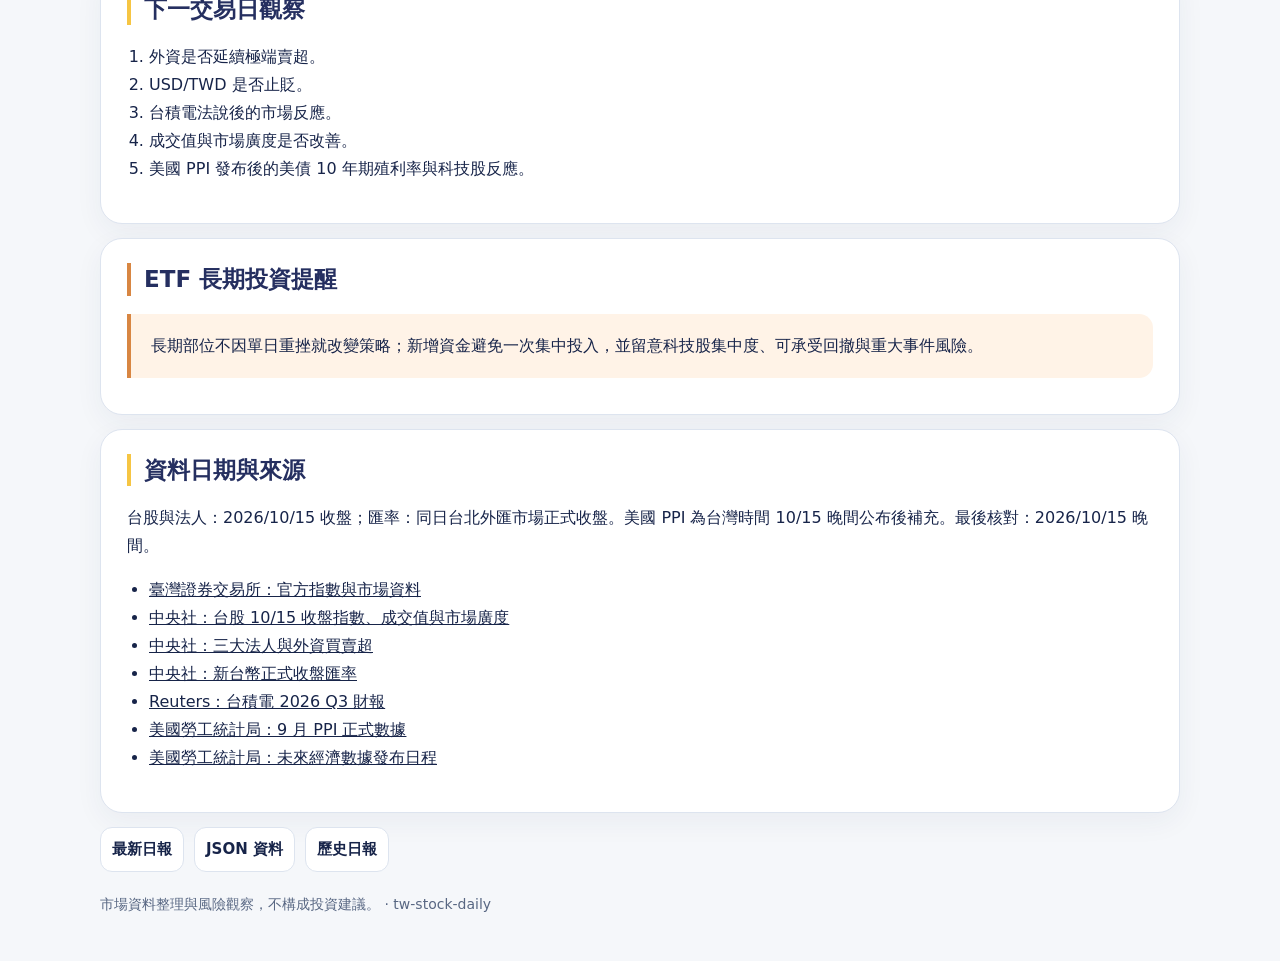
<file: reports/2026-10-15.html>
<!doctype html>
<html lang="zh-Hant">
<head>
<meta charset="utf-8">
<meta name="viewport" content="width=device-width,initial-scale=1">
<meta name="theme-color" content="#F5F7FA">
<title>Market Journal｜2026/10/15</title>
<meta name="description" content="2026/10/15 市場觀察紀錄：風險顯著升高，外資大額賣超，科技股承壓，台積電法說基本面仍強。">
<script src="../assets/theme.js"></script>
<link rel="stylesheet" href="../assets/style.css">
</head>
<body>
<header class="site-header">
  <div class="container brand">
    <h1>📊 Market Journal</h1>
    <div class="header-actions"><span class="date">2026/10/15 · 盤後</span><button type="button" class="theme-switch" data-theme-toggle aria-label="切換深色模式"><span class="theme-icon">☾</span><span class="theme-label">深色</span></button></div>
  </div>
</header>

<main class="container">
  <section class="hero">
    <div class="hero-top">
      <div>
        <div class="kicker">TAIEX · 收盤</div>
        <h2>46,969.87</h2>
        <div class="change">▼ 1,655.96（-3.41%）</div>
      </div>
      <div class="risk-badge">🔴 風險顯著升高</div>
    </div>
    <p class="hero-note">外資出現極端賣超、成交量放大且市場廣度惡化；同日下午台積電法說仍顯示 AI 與先進製程基本面強勁。短期資金與估值壓力暫時高於基本面利多。</p>
  </section>

  <section class="grid">
    <div class="card"><div class="card-label">成交值</div><div class="card-value">13,197.7 億</div><div class="card-sub">放量下跌</div></div>
    <div class="card"><div class="card-label">外資</div><div class="card-value">-3,025.55 億</div><div class="card-sub">連續賣超</div></div>
    <div class="card"><div class="card-label">USD/TWD</div><div class="card-value">32.265</div><div class="card-sub">正式收盤</div></div>
    <div class="card"><div class="card-label">台積電</div><div class="card-value">2,440</div><div class="card-sub">-2.01%</div></div>
  </section>

  <section class="section">
    <h3>今日市場摘要</h3>
    <div class="callout red"><strong>核心判斷：</strong> 今日已不是一般高檔震盪，而是資金面與市場廣度同步惡化的風險升高階段；但單日急跌仍不足以直接判定中長期趨勢反轉。</div>
    <table>
      <thead><tr><th>指標</th><th>數值</th><th>解讀</th></tr></thead>
      <tbody>
        <tr><td>加權指數</td><td>46,969.87</td><td>跌破 47,000 點</td></tr>
        <tr><td>漲跌幅</td><td>-3.41%</td><td>大型權值與市場廣度同步承壓</td></tr>
        <tr><td>成交值</td><td>13,197.70 億</td><td>放量換手，賣出活動升高</td></tr>
        <tr><td>外資</td><td>-3,025.55 億</td><td>資金面為首要風險</td></tr>
        <tr><td>三大法人</td><td>-3,700.76 億</td><td>投信承接不足以抵銷賣壓</td></tr>
      </tbody>
    </table>
  </section>

  <section class="section">
    <h3>權值股與台積電法說</h3>
    <div class="two-col">
      <div>
        <h4>主要權值</h4>
        <table>
          <tbody>
            <tr><td>台積電</td><td>2,440</td><td>-2.01%</td></tr>
            <tr><td>聯發科</td><td>4,165</td><td>-6.93%</td></tr>
            <tr><td>台達電</td><td>1,630</td><td>-8.68%</td></tr>
            <tr><td>鴻海</td><td>239.5</td><td>-1.44%</td></tr>
            <tr><td>日月光投控</td><td>673</td><td>-9.91%</td></tr>
          </tbody>
        </table>
      </div>
      <div>
        <h4>台積電 Q3 / Q4</h4>
        <table>
          <tbody>
            <tr><td>Q3 營收</td><td>1兆4,942.4億元</td></tr>
            <tr><td>Q3 淨利</td><td>7,630.6億元</td></tr>
            <tr><td>EPS</td><td>29.43元</td></tr>
            <tr><td>毛利率</td><td>66.4%</td></tr>
            <tr><td>Q4 營收財測</td><td>523～543億美元</td></tr>
          </tbody>
        </table>
      </div>
    </div>
    <div class="callout green"><strong>解讀：</strong> AI 與先進製程需求仍有實際獲利支撐，但強勁基本面並不保證短期股價立即反映利多。</div>
  </section>

  <section class="section">
    <h3>資金與族群輪動</h3>
    <div class="two-col">
      <div>
        <h4>相對強勢</h4>
        <p><span class="tag green">金融</span> <span class="tag green">電信</span> <span class="tag green">食品</span></p>
        <p>市場風險偏好下降時，資金轉向現金流與防禦性較高的族群。</p>
      </div>
      <div>
        <h4>相對弱勢</h4>
        <p><span class="tag red">半導體</span> <span class="tag red">AI電子</span> <span class="tag red">記憶體・封測</span></p>
        <p>賣壓已由單一權值股擴散到多個科技次產業。</p>
      </div>
    </div>
  </section>

  <section class="section">
    <h3>法人與匯率</h3>
    <div class="two-col">
      <div>
        <h4>三大法人買賣超（億元）</h4>
        <table>
          <tbody>
            <tr><td>外資及陸資</td><td>-3,025.55</td></tr>
            <tr><td>投信</td><td>+283.03</td></tr>
            <tr><td>自營商</td><td>-958.24</td></tr>
            <tr><td><strong>合計</strong></td><td><strong>-3,700.76</strong></td></tr>
          </tbody>
        </table>
      </div>
      <div>
        <h4>新台幣正式收盤</h4>
        <table>
          <tbody>
            <tr><td>USD/TWD</td><td><strong>32.265</strong></td></tr>
            <tr><td>當日變動</td><td>新台幣貶值 1.92 角</td></tr>
            <tr><td>台北匯市成交額</td><td>70.3 億美元</td></tr>
            <tr><td>盤中最弱</td><td>32.452</td></tr>
          </tbody>
        </table>
      </div>
    </div>
    <p>外資現貨賣超與實際匯出不一定等額，但股價下跌、資金調節及匯率貶值同步發生，應提高對跨市場資金壓力的關注。</p>
  </section>

  <section class="section">
    <h3>國際總經｜盤後補充</h3>
    <p>美國 9 月生產者物價指數（PPI）已於台灣時間 10/15 晚間公布，最終需求物價<strong>月增 1.3%</strong>，高於原先市場預期。能源價格上漲是重要推動因素。這是台股收盤後的新資訊，不能反過來當成當日台股下跌的直接原因。</p>
    <div class="callout orange"><strong>事件解讀：</strong> 通膨壓力可能影響後續美債殖利率、聯準會政策預期與科技股估值；需要觀察美股與隔日台股的實際反應，而不是預測漲跌。</div>
  </section>

  <section class="section">
    <h3>未來事件風險日曆</h3>
    <table>
      <thead><tr><th>日期</th><th>重要度</th><th>事件</th></tr></thead>
      <tbody>
        <tr><td>10/16</td><td><span class="tag orange">🟠 中</span></td><td>美國 9 月進出口物價指數</td></tr>
        <tr><td>10/20</td><td><span class="tag red">🔴 高</span></td><td>台灣 9 月外銷訂單</td></tr>
        <tr><td>10/22</td><td><span class="tag orange">🟠 中</span></td><td>美國景氣領先指標（發布時間待確認）</td></tr>
      </tbody>
    </table>
  </section>

  <section class="section">
    <h3>1～3 個交易日情境</h3>
    <details open><summary>基準情境</summary><p>🔴 風險顯著升高。外資、匯率、成交量與市場廣度都需要維持較高警戒。</p></details>
    <details><summary>轉強條件</summary><p>外資賣超明顯收斂或轉買、新台幣止貶、台積電與大型電子回穩、市場上漲家數改善、美債殖利率壓力減輕。</p></details>
    <details><summary>轉弱條件</summary><p>外資持續大額賣超、新台幣續貶、大型 AI 權值同步走弱、防禦族群失去支撐、美債殖利率快速上升。</p></details>
  </section>

  <section class="section">
    <h3>下一交易日觀察</h3>
    <ol>
      <li>外資是否延續極端賣超。</li>
      <li>USD/TWD 是否止貶。</li>
      <li>台積電法說後的市場反應。</li>
      <li>成交值與市場廣度是否改善。</li>
      <li>美國 PPI 發布後的美債 10 年期殖利率與科技股反應。</li>
    </ol>
  </section>

  <section class="section">
    <h3>ETF 長期投資提醒</h3>
    <div class="callout orange">長期部位不因單日重挫就改變策略；新增資金避免一次集中投入，並留意科技股集中度、可承受回撤與重大事件風險。</div>
  </section>

  <section class="section">
    <h3>資料日期與來源</h3>
    <p>台股與法人：2026/10/15 收盤；匯率：同日台北外匯市場正式收盤。美國 PPI 為台灣時間 10/15 晚間公布後補充。最後核對：2026/10/15 晚間。</p>
    <ul>
      <li><a href="https://www.twse.com.tw/zh/" target="_blank" rel="noopener noreferrer">臺灣證券交易所：官方指數與市場資料</a></li>
      <li><a href="https://www.cna.com.tw/news/afe/202610150125.aspx" target="_blank" rel="noopener noreferrer">中央社：台股 10/15 收盤指數、成交值與市場廣度</a></li>
      <li><a href="https://www.cna.com.tw/news/afe/202610150182.aspx" target="_blank" rel="noopener noreferrer">中央社：三大法人與外資買賣超</a></li>
      <li><a href="https://www.cna.com.tw/news/afe/202610150200.aspx" target="_blank" rel="noopener noreferrer">中央社：新台幣正式收盤匯率</a></li>
      <li><a href="https://www.reuters.com/world/asia-pacific/tsmc-q3-profit-jumps-69-record-beating-expectations-2026-10-15/" target="_blank" rel="noopener noreferrer">Reuters：台積電 2026 Q3 財報</a></li>
      <li><a href="https://www.bls.gov/news.release/archives/ppi_10152026.htm" target="_blank" rel="noopener noreferrer">美國勞工統計局：9 月 PPI 正式數據</a></li>
      <li><a href="https://www.bls.gov/schedule/2026/home.htm" target="_blank" rel="noopener noreferrer">美國勞工統計局：未來經濟數據發布日程</a></li>
    </ul>
  </section>

  <nav class="navlinks">
    <a href="../index.html">最新日報</a>
    <a href="../data/2026-10-15.json">JSON 資料</a>
    <a href="../archive.html">歷史日報</a>
  </nav>
</main>

<footer class="footer">
  <div class="container">市場資料整理與風險觀察，不構成投資建議。 · tw-stock-daily</div>
</footer>
</body>
</html>
</file>
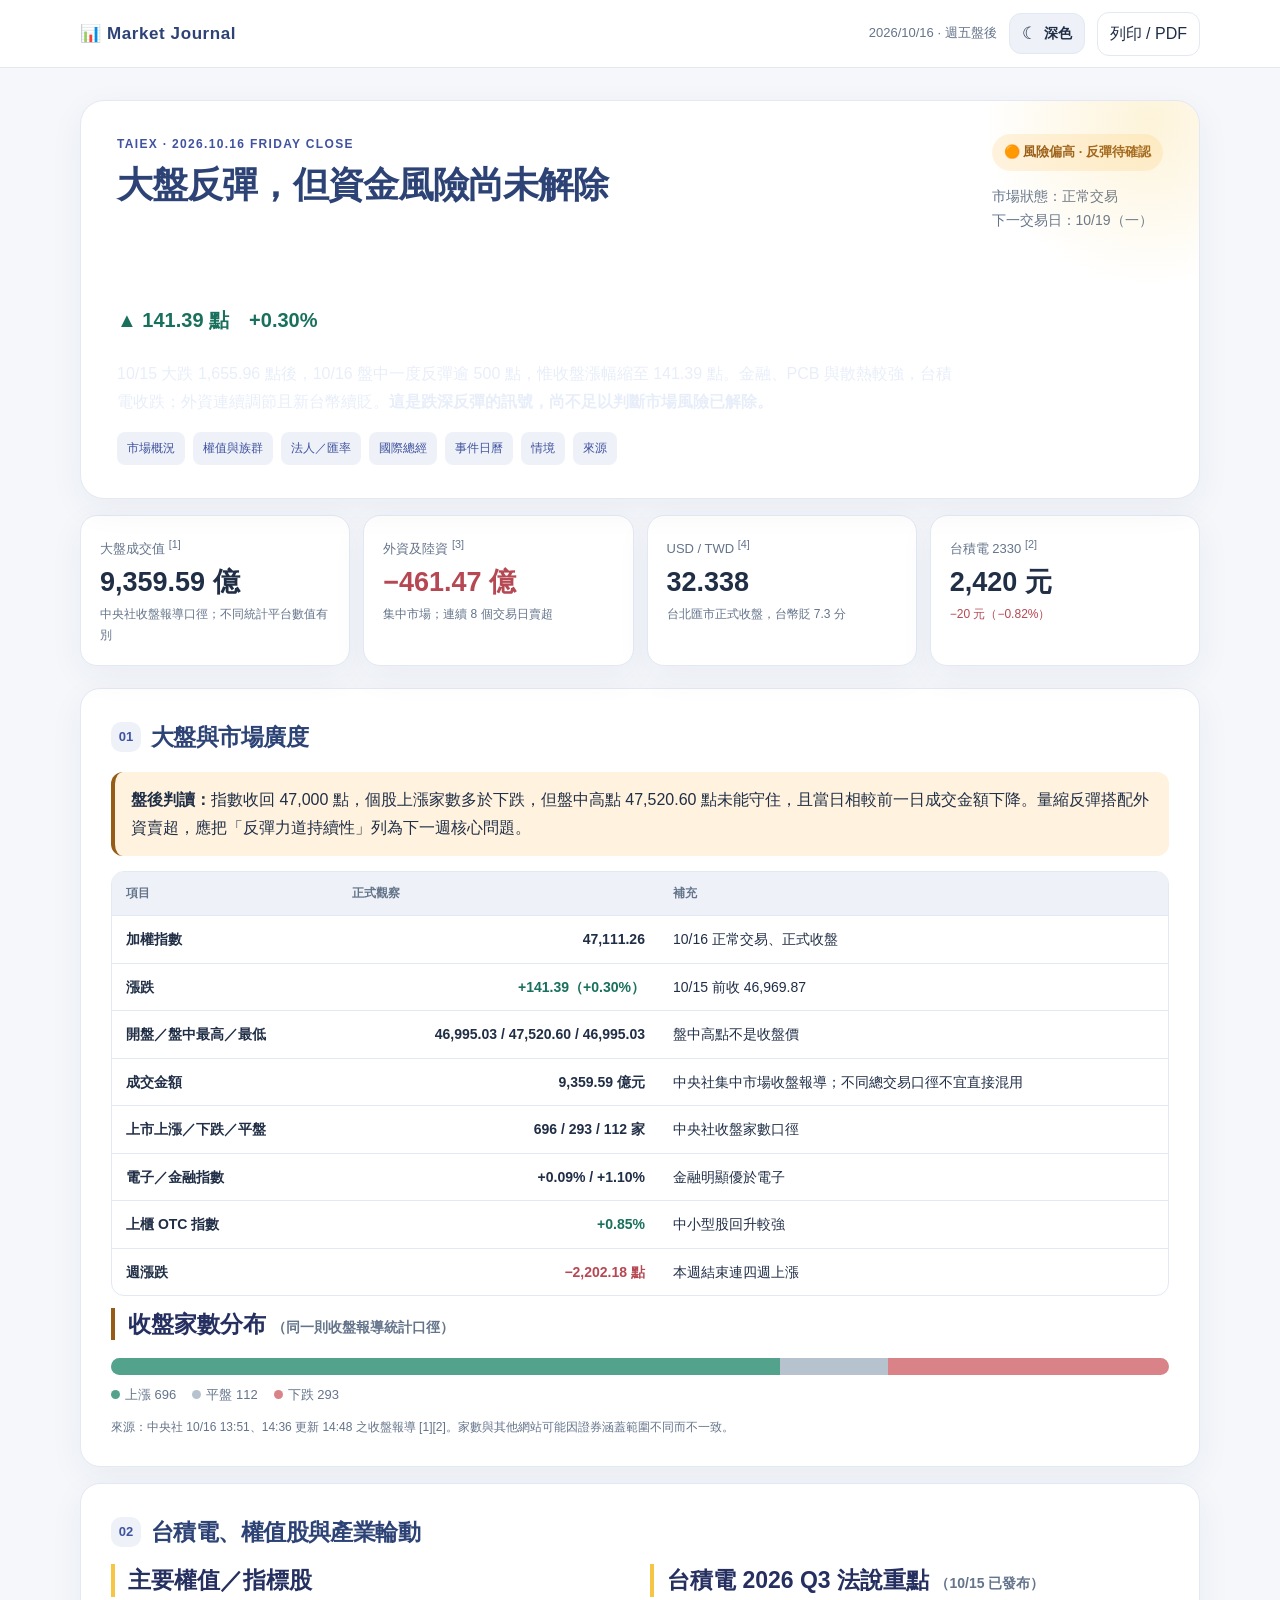
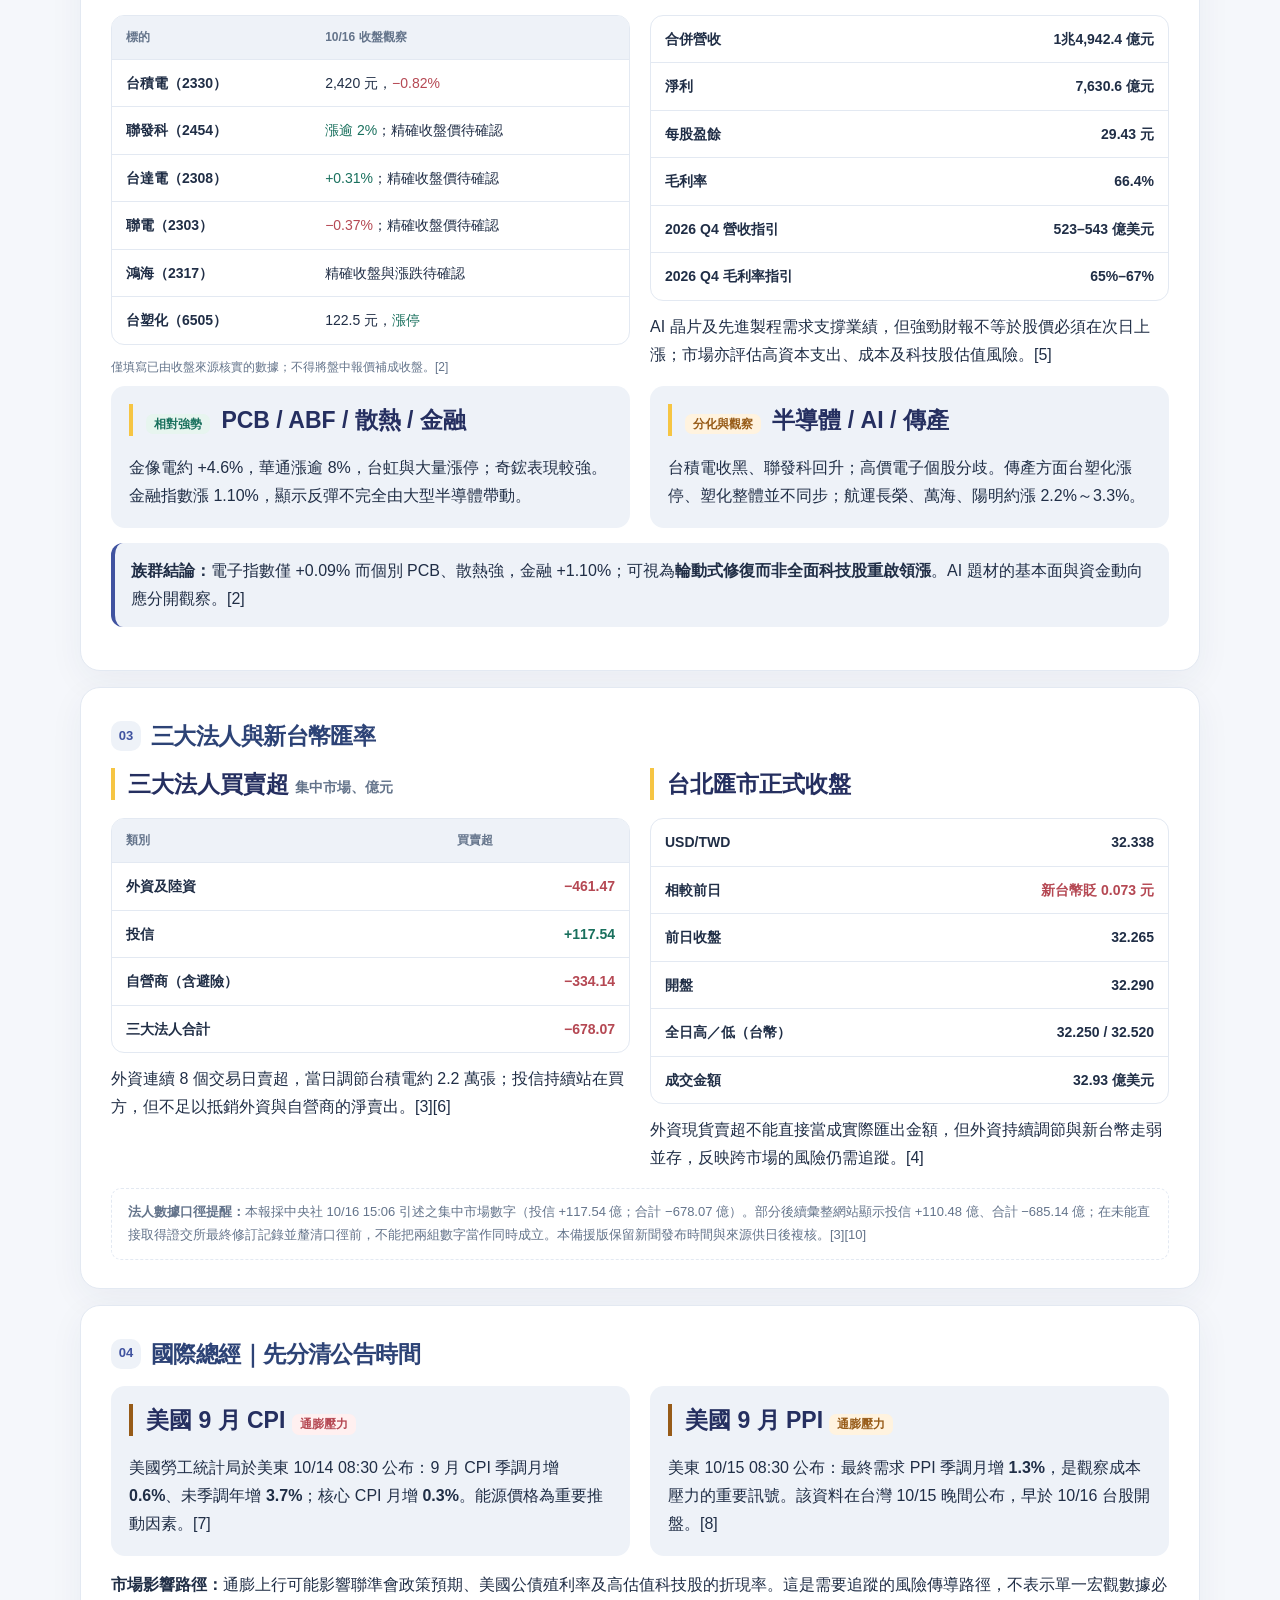
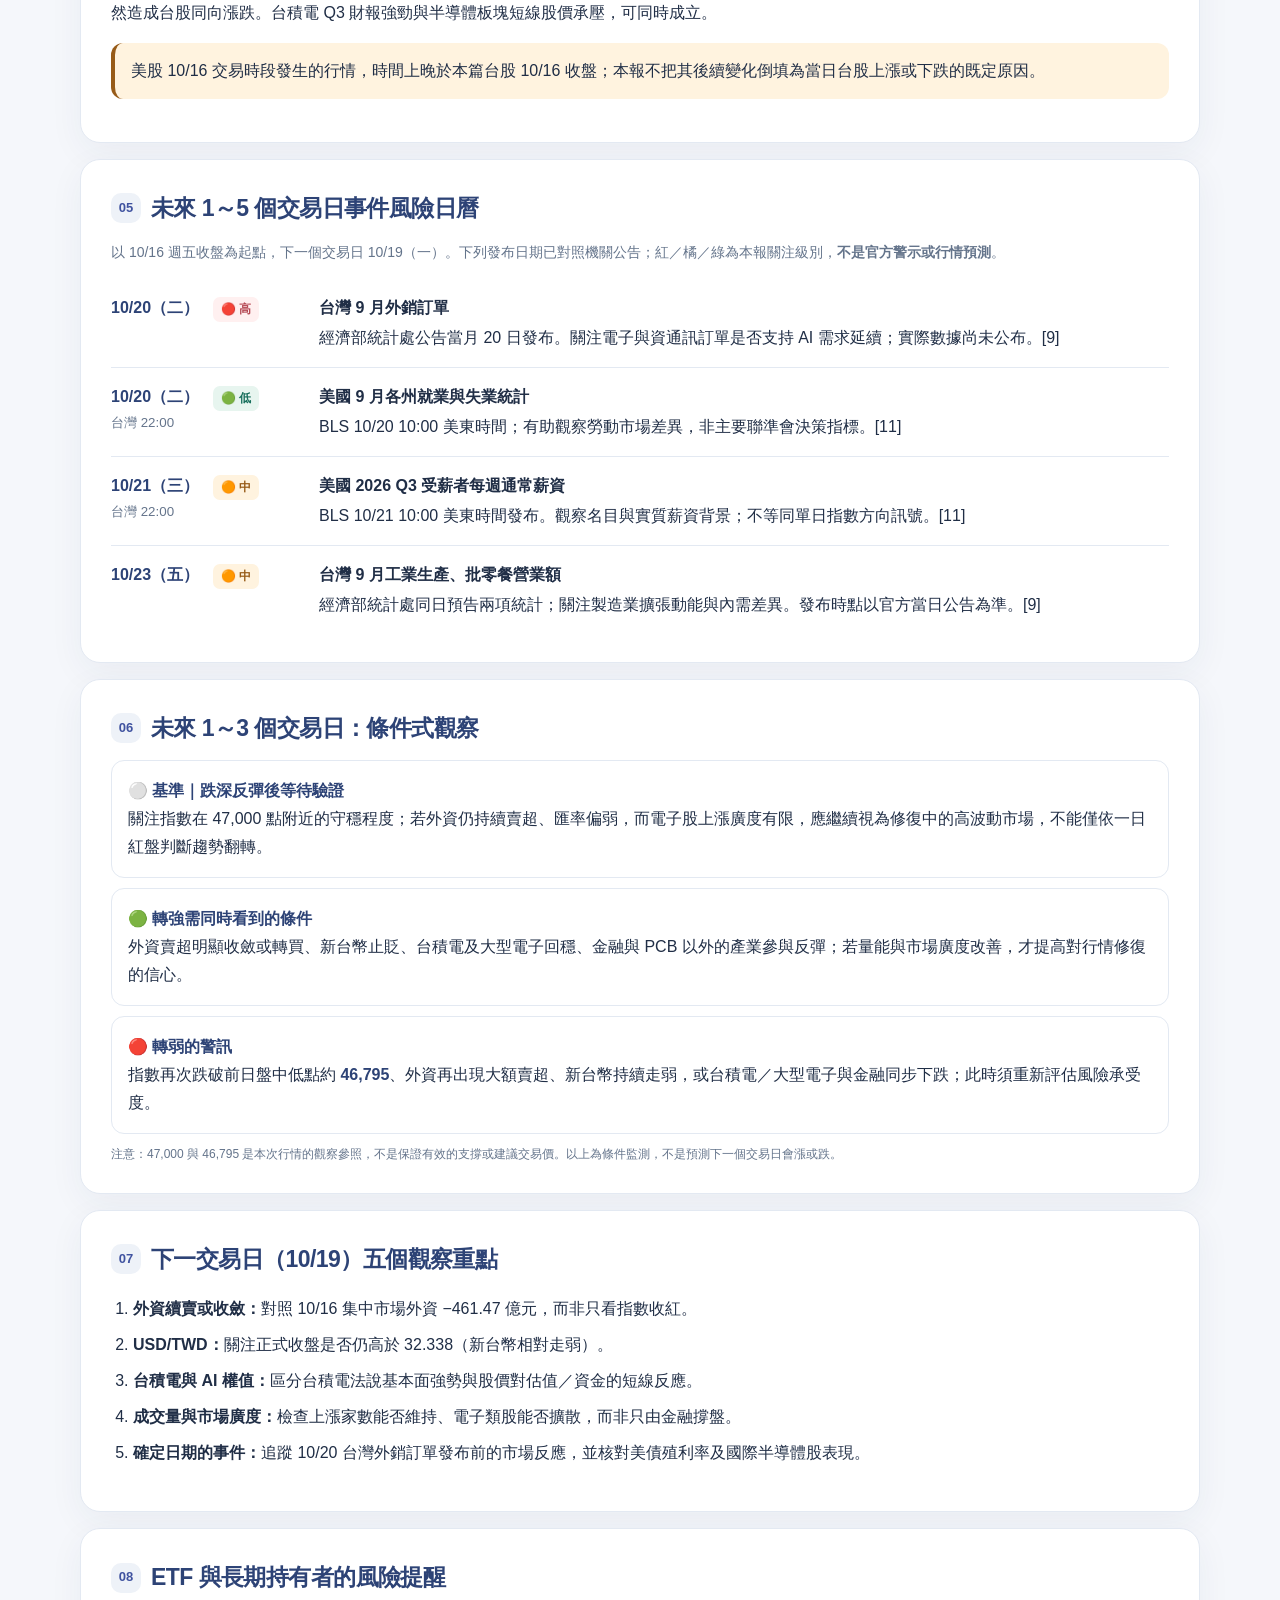
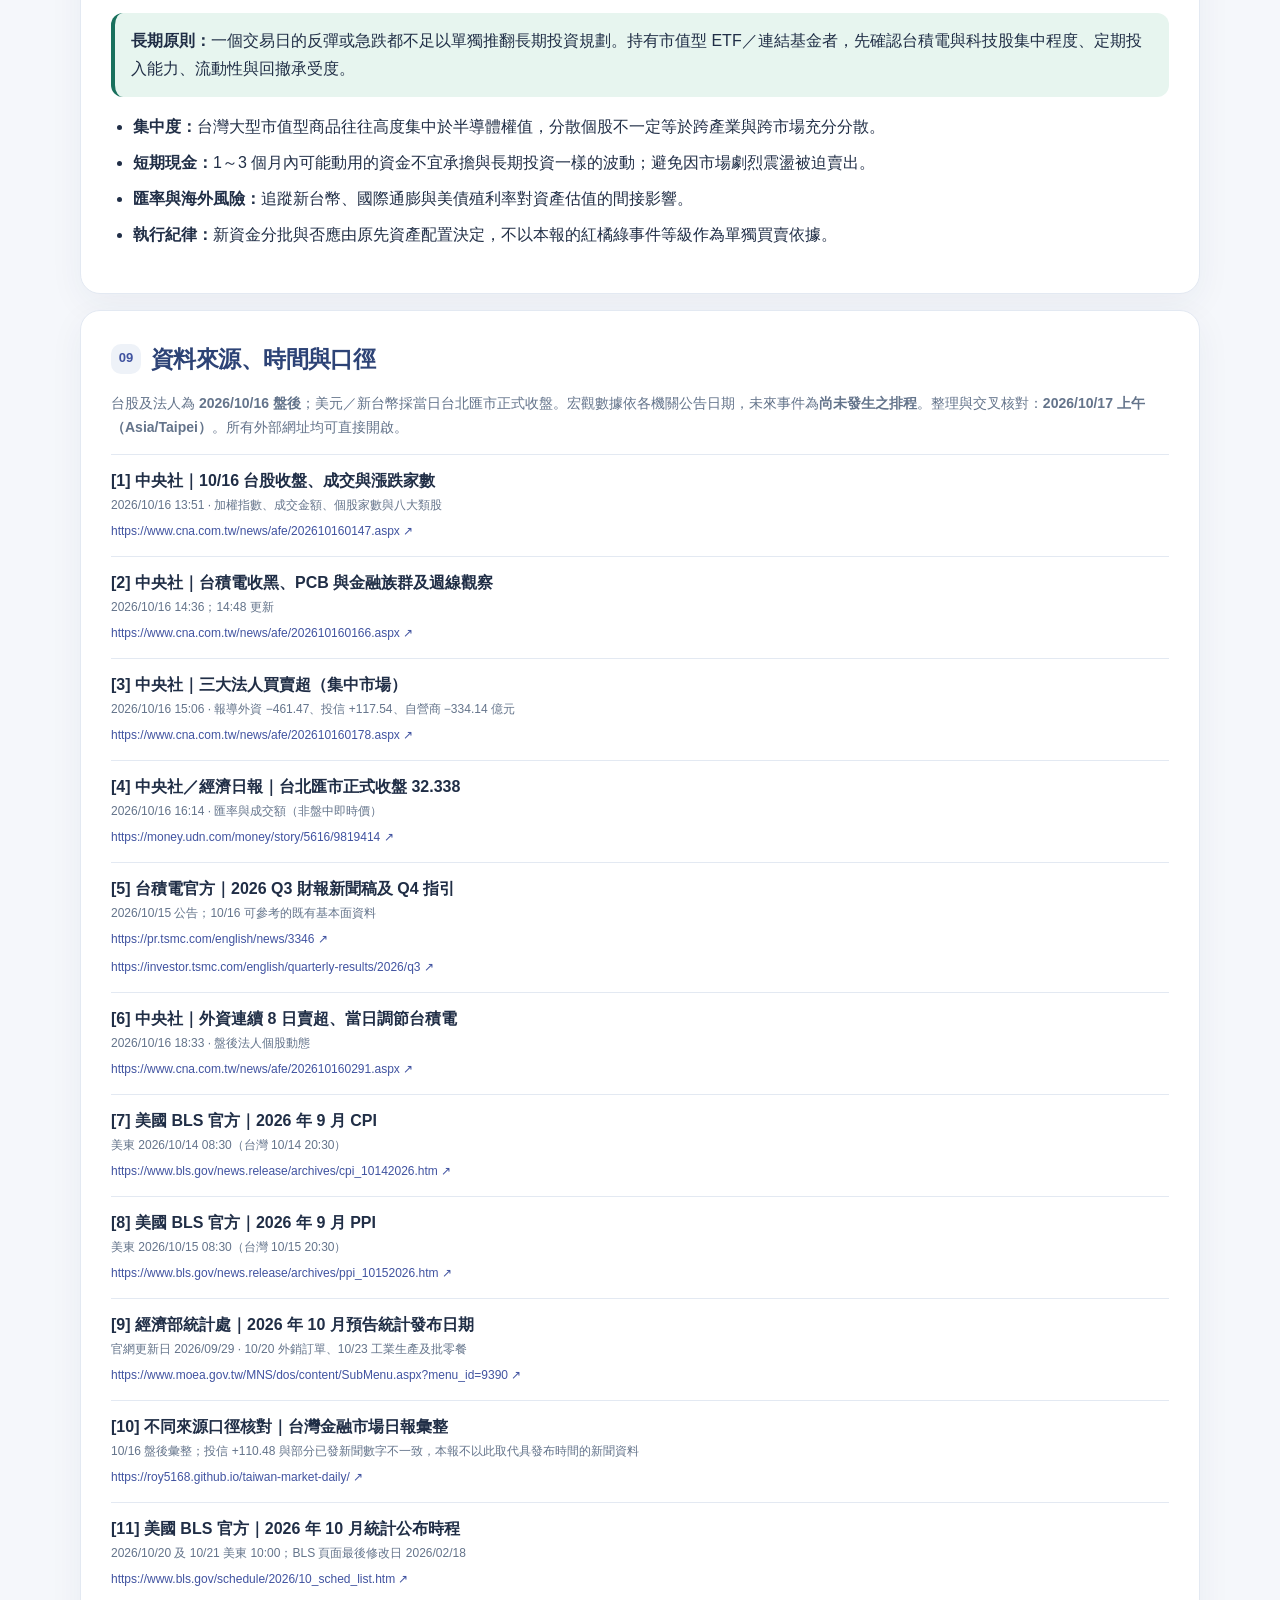
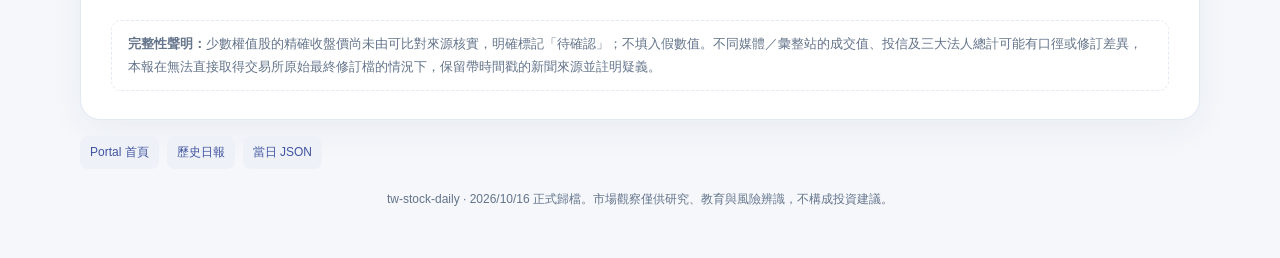
<file: reports/2026-10-16.html>
<!doctype html>
<html lang="zh-Hant">
<head>
<meta charset="utf-8">
<meta name="viewport" content="width=device-width, initial-scale=1">
<meta name="theme-color" content="#F5F7FA">
<script src="../assets/theme.js"></script>
<link rel="stylesheet" href="../assets/style.css">
<title>Market Journal｜2026/10/16</title>
<meta name="description" content="2026 年 10 月 16 日市場觀察紀錄，含加權指數、三大法人、台積電、匯率、資金輪動、國際總經及事件風險日曆。">
<style>
:root{--page:#f5f7fb;--surface:#ffffff;--surface-2:#eef2f8;--line:#e3e9f2;--text:#202e46;--muted:#64748b;--title:#2d4376;--blue:#4053a0;--green:#19705d;--green-bg:#e7f5ef;--red:#b54853;--red-bg:#fff0f0;--orange:#975b18;--orange-bg:#fff3df;--shadow:0 10px 35px rgba(34,53,85,.055)}
html[data-theme="dark"]{--page:#121824;--surface:#1c2636;--surface-2:#253247;--line:#39465e;--text:#e7edf7;--muted:#afbed3;--title:#dbe6ff;--blue:#a9b8ff;--green:#a0dec7;--green-bg:#24443d;--red:#ffacb2;--red-bg:#4d2e3b;--orange:#f8ce88;--orange-bg:#4c3f30;--shadow:0 12px 36px rgba(0,0,0,.15)}
*{box-sizing:border-box}html{scroll-behavior:smooth}body{margin:0;background:var(--page);color:var(--text);font:16px/1.75 -apple-system,BlinkMacSystemFont,"Noto Sans TC","Microsoft JhengHei","Segoe UI",sans-serif}a{color:var(--blue);text-decoration:none}a:hover{text-decoration:underline}button{font:inherit}button:focus-visible,a:focus-visible{outline:3px solid var(--blue);outline-offset:3px}.shell{width:min(1120px,calc(100% - 42px));margin:auto}.topbar{background:var(--surface);border-bottom:1px solid var(--line);position:sticky;top:0;z-index:20;backdrop-filter:blur(10px)}.nav{min-height:67px;display:flex;gap:16px;align-items:center;justify-content:space-between}.logo{font-size:17px;font-weight:850;color:var(--title);letter-spacing:.035em}.actions{display:flex;align-items:center;gap:12px}.date{font-size:13px;color:var(--muted)}.theme-switch,.print{background:var(--surface-2);border:1px solid var(--line);color:var(--text);border-radius:12px;padding:7px 12px;cursor:pointer;white-space:nowrap}.print{background:transparent}.eyebrow{font-weight:750;color:var(--blue);letter-spacing:.11em;text-transform:uppercase;font-size:12px}.hero{margin:32px 0 16px;padding:33px 36px;background:var(--surface);border:1px solid var(--line);border-radius:24px;box-shadow:var(--shadow)}.hero-grid{display:flex;justify-content:space-between;gap:24px;flex-wrap:wrap;align-items:start}h1,h2,h3,p{margin-top:0}h1{color:var(--title);line-height:1.3;font-size:clamp(23px,3.6vw,36px);letter-spacing:-.025em;margin:7px 0}h2{color:var(--title);font-size:23px;margin:0 0 18px;letter-spacing:-.025em}h3{font-size:17px;color:var(--title);margin:0 0 9px}.hero .index{font-size:clamp(42px,7vw,66px);font-weight:850;letter-spacing:-.045em;line-height:1.12;margin:13px 0 7px;font-variant-numeric:tabular-nums}.delta{color:var(--green);font-size:20px;font-weight:800}.badge{padding:7px 12px;border-radius:999px;display:inline-block;font-size:13px;font-weight:800;background:var(--orange-bg);color:var(--orange)}.hero-note{max-width:850px;margin-top:22px;margin-bottom:0;color:var(--text)}.kpis{display:grid;grid-template-columns:repeat(4,minmax(0,1fr));gap:13px;margin:16px 0 22px}.kpi{border:1px solid var(--line);border-radius:17px;background:var(--surface);padding:19px;box-shadow:var(--shadow)}.kpi-label{color:var(--muted);font-size:13px}.kpi-value{font-weight:800;font-size:clamp(20px,2.6vw,27px);line-height:1.6;font-variant-numeric:tabular-nums}.kpi-small{color:var(--muted);font-size:12px}.negative{color:var(--red)}.positive{color:var(--green)}.section{background:var(--surface);border:1px solid var(--line);border-radius:20px;margin:16px 0;padding:28px 30px;box-shadow:var(--shadow)}.section-head{display:flex;align-items:center;gap:10px;margin-bottom:12px}.section-num{background:var(--surface-2);color:var(--blue);height:30px;min-width:30px;border-radius:10px;display:grid;place-items:center;font-size:13px;font-weight:900}.section-head h2{margin:0}.callout{border-radius:12px;border-left:4px solid var(--blue);background:var(--surface-2);padding:14px 16px;margin:15px 0}.callout.orange{border-left-color:var(--orange);background:var(--orange-bg)}.callout.red{border-left-color:var(--red);background:var(--red-bg)}.callout.green{border-left-color:var(--green);background:var(--green-bg)}.meta{font-size:12px;color:var(--muted)}.sub{color:var(--muted);font-size:14px}.two-col{display:grid;grid-template-columns:repeat(2,minmax(0,1fr));gap:20px}.inner{background:var(--surface-2);border-radius:14px;padding:18px}.inner p:last-child{margin-bottom:0}.table-wrap{overflow:auto;border:1px solid var(--line);border-radius:13px;margin:12px 0}table{width:100%;border-collapse:collapse;font-size:14px}th,td{padding:11px 14px;text-align:left;border-bottom:1px solid var(--line);vertical-align:top}tr:last-child td{border:0}th{background:var(--surface-2);color:var(--muted);font-size:12px;font-weight:800;white-space:nowrap}td.num{text-align:right;white-space:nowrap;font-variant-numeric:tabular-nums;font-weight:750}td:first-child{font-weight:600}.chip{display:inline-block;border-radius:7px;padding:2px 8px;font-size:12px;font-weight:800;margin-right:5px}.chip.red{background:var(--red-bg);color:var(--red)}.chip.green{background:var(--green-bg);color:var(--green)}.chip.orange{background:var(--orange-bg);color:var(--orange)}.breadth{display:flex;height:17px;overflow:hidden;border-radius:999px;background:var(--surface-2);margin:9px 0}.breadth .up{width:63.2%;background:#53a38c}.breadth .flat{width:10.2%;background:#b7c2cf}.breadth .down{width:26.6%;background:#d98388}.legend{display:flex;flex-wrap:wrap;gap:16px;color:var(--muted);font-size:13px}.dot{width:9px;height:9px;border-radius:50%;display:inline-block;margin-right:5px}.event{display:grid;grid-template-columns:90px 94px 1fr;gap:12px;padding:15px 0;border-bottom:1px solid var(--line);align-items:start}.event:last-child{border:0}.ev-date{font-weight:850;color:var(--title)}.event p{margin:2px 0}.scenario{border:1px solid var(--line);border-radius:13px;padding:16px;margin:10px 0}.scenario strong{color:var(--title)}.list{padding-left:22px}.list li{margin:8px 0}.source{padding:12px 0;border-top:1px solid var(--line)}.source:first-child{border-top:0}.source .src-title{font-weight:700}.source .src-url{font-size:12px;overflow-wrap:anywhere}.footer{padding:20px 0 48px;font-size:12px;color:var(--muted);text-align:center}.toplinks{display:flex;flex-wrap:wrap;gap:8px;margin:16px 0 0}.toplinks a{background:var(--surface-2);padding:6px 10px;border-radius:8px;font-size:12px}.warning{border:1px dashed var(--line);border-radius:10px;padding:12px 16px;font-size:13px;color:var(--muted);margin:16px 0}.mono{font-variant-numeric:tabular-nums}.accent{font-weight:800;color:var(--title)}
@media(max-width:760px){.shell{width:min(100% - 24px,1120px)}.nav{flex-wrap:wrap;padding:10px 0}.date{display:none}.hero,.section{padding:21px}.kpis{grid-template-columns:repeat(2,minmax(0,1fr))}.two-col{grid-template-columns:1fr}.event{grid-template-columns:74px 72px 1fr;gap:8px}.event p{font-size:13px}}@media(max-width:420px){.kpis{grid-template-columns:1fr 1fr}.kpi{padding:13px}.kpi-value{font-size:20px}.event{grid-template-columns:1fr 70px}.event .details{grid-column:1 / -1}.print{display:none}}@media print{html{color-scheme:light}body{background:white;color:#15213b}.topbar,.toplinks,.theme-switch,.print{display:none!important}.shell{width:100%}.hero,.section,.kpi{box-shadow:none;break-inside:avoid;border-color:#ddd}.section{padding:18px 22px;margin:10px 0}.hero{margin:0}.section-head{break-after:avoid}a{color:#304878;text-decoration:underline}.event{break-inside:avoid}}
</style>

</head>
<body>
<header class="topbar"><div class="shell nav"><div class="logo">📊 Market Journal </div><div class="actions"><span class="date">2026/10/16 · 週五盤後</span><button type="button" class="theme-switch" data-theme-toggle aria-label="切換深色淺色模式"><span class="theme-icon">☾</span> <span class="theme-label">深色模式</span></button><button class="print" type="button" onclick="window.print()">列印 / PDF</button></div></div></header>
<main class="shell">
 <section class="hero" id="top">
  <div class="hero-grid"><div><div class="eyebrow">TAIEX · 2026.10.16 Friday Close</div><h1>大盤反彈，但資金風險尚未解除</h1><div class="index">47,111.26</div><div class="delta">▲ 141.39 點　+0.30%</div></div><div><span class="badge">🟠 風險偏高 · 反彈待確認</span><p class="sub" style="margin:13px 0 0">市場狀態：正常交易<br>下一交易日：10/19（一）</p></div></div>
  <p class="hero-note">10/15 大跌 1,655.96 點後，10/16 盤中一度反彈逾 500 點，惟收盤漲幅縮至 141.39 點。金融、PCB 與散熱較強，台積電收跌；外資連續調節且新台幣續貶。<strong>這是跌深反彈的訊號，尚不足以判斷市場風險已解除。</strong></p>
  <div class="toplinks"><a href="#market">市場概況</a><a href="#leaders">權值與族群</a><a href="#funds">法人／匯率</a><a href="#macro">國際總經</a><a href="#calendar">事件日曆</a><a href="#scenarios">情境</a><a href="#sources">來源</a></div>
 </section>
 <div class="kpis">
  <div class="kpi"><div class="kpi-label">大盤成交值 <sup>[1]</sup></div><div class="kpi-value">9,359.59 億</div><div class="kpi-small">中央社收盤報導口徑；不同統計平台數值有別</div></div>
  <div class="kpi"><div class="kpi-label">外資及陸資 <sup>[3]</sup></div><div class="kpi-value negative">−461.47 億</div><div class="kpi-small">集中市場；連續 8 個交易日賣超</div></div>
  <div class="kpi"><div class="kpi-label">USD / TWD <sup>[4]</sup></div><div class="kpi-value">32.338</div><div class="kpi-small">台北匯市正式收盤，台幣貶 7.3 分</div></div>
  <div class="kpi"><div class="kpi-label">台積電 2330 <sup>[2]</sup></div><div class="kpi-value">2,420 元</div><div class="kpi-small negative">−20 元（−0.82%）</div></div>
 </div>
 <section class="section" id="market"><div class="section-head"><span class="section-num">01</span><h2>大盤與市場廣度</h2></div>
  <div class="callout orange"><strong>盤後判讀：</strong>指數收回 47,000 點，個股上漲家數多於下跌，但盤中高點 47,520.60 點未能守住，且當日相較前一日成交金額下降。量縮反彈搭配外資賣超，應把「反彈力道持續性」列為下一週核心問題。</div>
  <div class="table-wrap"><table><thead><tr><th>項目</th><th>正式觀察</th><th>補充</th></tr></thead><tbody>
  <tr><td>加權指數</td><td class="num">47,111.26</td><td>10/16 正常交易、正式收盤</td></tr>
  <tr><td>漲跌</td><td class="num positive">+141.39（+0.30%）</td><td>10/15 前收 46,969.87</td></tr>
  <tr><td>開盤／盤中最高／最低</td><td class="num">46,995.03 / 47,520.60 / 46,995.03</td><td>盤中高點不是收盤價</td></tr>
  <tr><td>成交金額</td><td class="num">9,359.59 億元</td><td>中央社集中市場收盤報導；不同總交易口徑不宜直接混用</td></tr>
  <tr><td>上市上漲／下跌／平盤</td><td class="num">696 / 293 / 112 家</td><td>中央社收盤家數口徑</td></tr>
  <tr><td>電子／金融指數</td><td class="num">+0.09% / +1.10%</td><td>金融明顯優於電子</td></tr>
  <tr><td>上櫃 OTC 指數</td><td class="num positive">+0.85%</td><td>中小型股回升較強</td></tr>
  <tr><td>週漲跌</td><td class="num negative">−2,202.18 點</td><td>本週結束連四週上漲</td></tr>
  </tbody></table></div>
  <h3>收盤家數分布 <span class="sub">（同一則收盤報導統計口徑）</span></h3>
  <div class="breadth" role="img" aria-label="上漲696家約63.2%，平盤112家約10.2%，下跌293家約26.6%"><span class="up"></span><span class="flat"></span><span class="down"></span></div>
  <div class="legend"><span><i class="dot" style="background:#53a38c"></i>上漲 696</span><span><i class="dot" style="background:#b7c2cf"></i>平盤 112</span><span><i class="dot" style="background:#d98388"></i>下跌 293</span></div>
  <p class="meta" style="margin-top:10px">來源：中央社 10/16 13:51、14:36 更新 14:48 之收盤報導 [1][2]。家數與其他網站可能因證券涵蓋範圍不同而不一致。</p>
 </section>
 <section class="section" id="leaders"><div class="section-head"><span class="section-num">02</span><h2>台積電、權值股與產業輪動</h2></div>
  <div class="two-col">
   <div><h3>主要權值／指標股</h3><div class="table-wrap"><table><thead><tr><th>標的</th><th>10/16 收盤觀察</th></tr></thead><tbody>
   <tr><td>台積電（2330）</td><td>2,420 元，<span class="negative">−0.82%</span></td></tr>
   <tr><td>聯發科（2454）</td><td><span class="positive">漲逾 2%</span>；精確收盤價待確認</td></tr>
   <tr><td>台達電（2308）</td><td><span class="positive">+0.31%</span>；精確收盤價待確認</td></tr>
   <tr><td>聯電（2303）</td><td><span class="negative">−0.37%</span>；精確收盤價待確認</td></tr>
   <tr><td>鴻海（2317）</td><td>精確收盤與漲跌待確認</td></tr>
   <tr><td>台塑化（6505）</td><td>122.5 元，<span class="positive">漲停</span></td></tr>
   </tbody></table></div><p class="meta">僅填寫已由收盤來源核實的數據；不得將盤中報價補成收盤。[2]</p></div>
   <div><h3>台積電 2026 Q3 法說重點 <span class="sub">（10/15 已發布）</span></h3><div class="table-wrap"><table><tbody>
   <tr><td>合併營收</td><td class="num">1兆4,942.4 億元</td></tr>
   <tr><td>淨利</td><td class="num">7,630.6 億元</td></tr>
   <tr><td>每股盈餘</td><td class="num">29.43 元</td></tr>
   <tr><td>毛利率</td><td class="num">66.4%</td></tr>
   <tr><td>2026 Q4 營收指引</td><td class="num">523–543 億美元</td></tr>
   <tr><td>2026 Q4 毛利率指引</td><td class="num">65%–67%</td></tr>
   </tbody></table></div><p>AI 晶片及先進製程需求支撐業績，但強勁財報不等於股價必須在次日上漲；市場亦評估高資本支出、成本及科技股估值風險。[5]</p></div>
  </div>
  <div class="two-col" style="margin-top:8px">
   <div class="inner"><h3><span class="chip green">相對強勢</span> PCB / ABF / 散熱 / 金融</h3><p>金像電約 +4.6%，華通漲逾 8%，台虹與大量漲停；奇鋐表現較強。金融指數漲 1.10%，顯示反彈不完全由大型半導體帶動。</p></div>
   <div class="inner"><h3><span class="chip orange">分化與觀察</span> 半導體 / AI / 傳產</h3><p>台積電收黑、聯發科回升；高價電子個股分歧。傳產方面台塑化漲停、塑化整體並不同步；航運長榮、萬海、陽明約漲 2.2%～3.3%。</p></div>
  </div>
  <div class="callout"><strong>族群結論：</strong>電子指數僅 +0.09% 而個別 PCB、散熱強，金融 +1.10%；可視為<strong>輪動式修復而非全面科技股重啟領漲</strong>。AI 題材的基本面與資金動向應分開觀察。[2]</div>
 </section>
 <section class="section" id="funds"><div class="section-head"><span class="section-num">03</span><h2>三大法人與新台幣匯率</h2></div>
  <div class="two-col"><div><h3>三大法人買賣超 <span class="sub">集中市場、億元</span></h3><div class="table-wrap"><table><thead><tr><th>類別</th><th>買賣超</th></tr></thead><tbody>
    <tr><td>外資及陸資</td><td class="num negative">−461.47</td></tr>
    <tr><td>投信</td><td class="num positive">+117.54</td></tr>
    <tr><td>自營商（含避險）</td><td class="num negative">−334.14</td></tr>
    <tr><td><strong>三大法人合計</strong></td><td class="num negative"><strong>−678.07</strong></td></tr>
  </tbody></table></div><p>外資連續 8 個交易日賣超，當日調節台積電約 2.2 萬張；投信持續站在買方，但不足以抵銷外資與自營商的淨賣出。[3][6]</p></div>
   <div><h3>台北匯市正式收盤</h3><div class="table-wrap"><table><tbody>
    <tr><td>USD/TWD</td><td class="num">32.338</td></tr><tr><td>相較前日</td><td class="num negative">新台幣貶 0.073 元</td></tr><tr><td>前日收盤</td><td class="num">32.265</td></tr><tr><td>開盤</td><td class="num">32.290</td></tr><tr><td>全日高／低（台幣）</td><td class="num">32.250 / 32.520</td></tr><tr><td>成交金額</td><td class="num">32.93 億美元</td></tr>
   </tbody></table></div><p>外資現貨賣超不能直接當成實際匯出金額，但外資持續調節與新台幣走弱並存，反映跨市場的風險仍需追蹤。[4]</p></div>
  </div>
  <p class="warning"><strong>法人數據口徑提醒：</strong>本報採中央社 10/16 15:06 引述之集中市場數字（投信 +117.54 億；合計 −678.07 億）。部分後續彙整網站顯示投信 +110.48 億、合計 −685.14 億；在未能直接取得證交所最終修訂記錄並釐清口徑前，不能把兩組數字當作同時成立。本備援版保留新聞發布時間與來源供日後複核。[3][10]</p>
 </section>
 <section class="section" id="macro"><div class="section-head"><span class="section-num">04</span><h2>國際總經｜先分清公告時間</h2></div>
  <div class="two-col"><div class="inner"><h3>美國 9 月 CPI <span class="chip red">通膨壓力</span></h3><p>美國勞工統計局於美東 10/14 08:30 公布：9 月 CPI 季調月增 <strong>0.6%</strong>、未季調年增 <strong>3.7%</strong>；核心 CPI 月增 <strong>0.3%</strong>。能源價格為重要推動因素。[7]</p></div><div class="inner"><h3>美國 9 月 PPI <span class="chip orange">通膨壓力</span></h3><p>美東 10/15 08:30 公布：最終需求 PPI 季調月增 <strong>1.3%</strong>，是觀察成本壓力的重要訊號。該資料在台灣 10/15 晚間公布，早於 10/16 台股開盤。[8]</p></div></div>
  <p style="margin-top:15px"><strong>市場影響路徑：</strong>通膨上行可能影響聯準會政策預期、美國公債殖利率及高估值科技股的折現率。這是需要追蹤的風險傳導路徑，不表示單一宏觀數據必然造成台股同向漲跌。台積電 Q3 財報強勁與半導體板塊短線股價承壓，可同時成立。</p>
  <div class="callout orange">美股 10/16 交易時段發生的行情，時間上晚於本篇台股 10/16 收盤；本報不把其後續變化倒填為當日台股上漲或下跌的既定原因。</div>
 </section>
 <section class="section" id="calendar"><div class="section-head"><span class="section-num">05</span><h2>未來 1～5 個交易日事件風險日曆</h2></div>
  <p class="sub">以 10/16 週五收盤為起點，下一個交易日 10/19（一）。下列發布日期已對照機關公告；紅／橘／綠為本報關注級別，<strong>不是官方警示或行情預測</strong>。</p>
  <div class="event"><div class="ev-date">10/20（二）</div><div><span class="chip red">🔴 高</span></div><div class="details"><strong>台灣 9 月外銷訂單</strong><p>經濟部統計處公告當月 20 日發布。關注電子與資通訊訂單是否支持 AI 需求延續；實際數據尚未公布。[9]</p></div></div>
  <div class="event"><div class="ev-date">10/20（二）<small style="display:block;color:var(--muted);font-weight:500">台灣 22:00</small></div><div><span class="chip green">🟢 低</span></div><div class="details"><strong>美國 9 月各州就業與失業統計</strong><p>BLS 10/20 10:00 美東時間；有助觀察勞動市場差異，非主要聯準會決策指標。[11]</p></div></div>
  <div class="event"><div class="ev-date">10/21（三）<small style="display:block;color:var(--muted);font-weight:500">台灣 22:00</small></div><div><span class="chip orange">🟠 中</span></div><div class="details"><strong>美國 2026 Q3 受薪者每週通常薪資</strong><p>BLS 10/21 10:00 美東時間發布。觀察名目與實質薪資背景；不等同單日指數方向訊號。[11]</p></div></div>
  <div class="event"><div class="ev-date">10/23（五）</div><div><span class="chip orange">🟠 中</span></div><div class="details"><strong>台灣 9 月工業生產、批零餐營業額</strong><p>經濟部統計處同日預告兩項統計；關注製造業擴張動能與內需差異。發布時點以官方當日公告為準。[9]</p></div></div>
 </section>
 <section class="section" id="scenarios"><div class="section-head"><span class="section-num">06</span><h2>未來 1～3 個交易日：條件式觀察</h2></div>
  <div class="scenario"><strong>⚪ 基準｜跌深反彈後等待驗證</strong><p>關注指數在 47,000 點附近的守穩程度；若外資仍持續賣超、匯率偏弱，而電子股上漲廣度有限，應繼續視為修復中的高波動市場，不能僅依一日紅盤判斷趨勢翻轉。</p></div>
  <div class="scenario"><strong class="positive">🟢 轉強需同時看到的條件</strong><p>外資賣超明顯收斂或轉買、新台幣止貶、台積電及大型電子回穩、金融與 PCB 以外的產業參與反彈；若量能與市場廣度改善，才提高對行情修復的信心。</p></div>
  <div class="scenario"><strong class="negative">🔴 轉弱的警訊</strong><p>指數再次跌破前日盤中低點約 <strong>46,795</strong>、外資再出現大額賣超、新台幣持續走弱，或台積電／大型電子與金融同步下跌；此時須重新評估風險承受度。</p></div>
  <p class="meta">注意：47,000 與 46,795 是本次行情的觀察參照，不是保證有效的支撐或建議交易價。以上為條件監測，不是預測下一個交易日會漲或跌。</p>
 </section>
 <section class="section" id="next"><div class="section-head"><span class="section-num">07</span><h2>下一交易日（10/19）五個觀察重點</h2></div>
  <ol class="list"><li><strong>外資續賣或收斂：</strong>對照 10/16 集中市場外資 −461.47 億元，而非只看指數收紅。</li><li><strong>USD/TWD：</strong>關注正式收盤是否仍高於 32.338（新台幣相對走弱）。</li><li><strong>台積電與 AI 權值：</strong>區分台積電法說基本面強勢與股價對估值／資金的短線反應。</li><li><strong>成交量與市場廣度：</strong>檢查上漲家數能否維持、電子類股能否擴散，而非只由金融撐盤。</li><li><strong>確定日期的事件：</strong>追蹤 10/20 台灣外銷訂單發布前的市場反應，並核對美債殖利率及國際半導體股表現。</li></ol>
 </section>
 <section class="section" id="etf"><div class="section-head"><span class="section-num">08</span><h2>ETF 與長期持有者的風險提醒</h2></div>
  <div class="callout green"><strong>長期原則：</strong>一個交易日的反彈或急跌都不足以單獨推翻長期投資規劃。持有市值型 ETF／連結基金者，先確認台積電與科技股集中程度、定期投入能力、流動性與回撤承受度。</div>
  <ul class="list"><li><strong>集中度：</strong>台灣大型市值型商品往往高度集中於半導體權值，分散個股不一定等於跨產業與跨市場充分分散。</li><li><strong>短期現金：</strong>1～3 個月內可能動用的資金不宜承擔與長期投資一樣的波動；避免因市場劇烈震盪被迫賣出。</li><li><strong>匯率與海外風險：</strong>追蹤新台幣、國際通膨與美債殖利率對資產估值的間接影響。</li><li><strong>執行紀律：</strong>新資金分批與否應由原先資產配置決定，不以本報的紅橘綠事件等級作為單獨買賣依據。</li></ul>
 </section>
 <section class="section" id="sources"><div class="section-head"><span class="section-num">09</span><h2>資料來源、時間與口徑</h2></div>
  <p class="sub">台股及法人為 <strong>2026/10/16 盤後</strong>；美元／新台幣採當日台北匯市正式收盤。宏觀數據依各機關公告日期，未來事件為<strong>尚未發生之排程</strong>。整理與交叉核對：<strong>2026/10/17 上午（Asia/Taipei）</strong>。所有外部網址均可直接開啟。</p>
  <div class="source"><div class="src-title">[1] 中央社｜10/16 台股收盤、成交與漲跌家數</div><div class="meta">2026/10/16 13:51 · 加權指數、成交金額、個股家數與八大類股</div><a class="src-url" href="https://www.cna.com.tw/news/afe/202610160147.aspx" target="_blank" rel="noopener noreferrer">https://www.cna.com.tw/news/afe/202610160147.aspx ↗</a></div>
  <div class="source"><div class="src-title">[2] 中央社｜台積電收黑、PCB 與金融族群及週線觀察</div><div class="meta">2026/10/16 14:36；14:48 更新</div><a class="src-url" href="https://www.cna.com.tw/news/afe/202610160166.aspx" target="_blank" rel="noopener noreferrer">https://www.cna.com.tw/news/afe/202610160166.aspx ↗</a></div>
  <div class="source"><div class="src-title">[3] 中央社｜三大法人買賣超（集中市場）</div><div class="meta">2026/10/16 15:06 · 報導外資 −461.47、投信 +117.54、自營商 −334.14 億元</div><a class="src-url" href="https://www.cna.com.tw/news/afe/202610160178.aspx" target="_blank" rel="noopener noreferrer">https://www.cna.com.tw/news/afe/202610160178.aspx ↗</a></div>
  <div class="source"><div class="src-title">[4] 中央社／經濟日報｜台北匯市正式收盤 32.338</div><div class="meta">2026/10/16 16:14 · 匯率與成交額（非盤中即時價）</div><a class="src-url" href="https://money.udn.com/money/story/5616/9819414" target="_blank" rel="noopener noreferrer">https://money.udn.com/money/story/5616/9819414 ↗</a></div>
  <div class="source"><div class="src-title">[5] 台積電官方｜2026 Q3 財報新聞稿及 Q4 指引</div><div class="meta">2026/10/15 公告；10/16 可參考的既有基本面資料</div><a class="src-url" href="https://pr.tsmc.com/english/news/3346" target="_blank" rel="noopener noreferrer">https://pr.tsmc.com/english/news/3346 ↗</a><div><a class="src-url" href="https://investor.tsmc.com/english/quarterly-results/2026/q3" target="_blank" rel="noopener noreferrer">https://investor.tsmc.com/english/quarterly-results/2026/q3 ↗</a></div></div>
  <div class="source"><div class="src-title">[6] 中央社｜外資連續 8 日賣超、當日調節台積電</div><div class="meta">2026/10/16 18:33 · 盤後法人個股動態</div><a class="src-url" href="https://www.cna.com.tw/news/afe/202610160291.aspx" target="_blank" rel="noopener noreferrer">https://www.cna.com.tw/news/afe/202610160291.aspx ↗</a></div>
  <div class="source"><div class="src-title">[7] 美國 BLS 官方｜2026 年 9 月 CPI</div><div class="meta">美東 2026/10/14 08:30（台灣 10/14 20:30）</div><a class="src-url" href="https://www.bls.gov/news.release/archives/cpi_10142026.htm" target="_blank" rel="noopener noreferrer">https://www.bls.gov/news.release/archives/cpi_10142026.htm ↗</a></div>
  <div class="source"><div class="src-title">[8] 美國 BLS 官方｜2026 年 9 月 PPI</div><div class="meta">美東 2026/10/15 08:30（台灣 10/15 20:30）</div><a class="src-url" href="https://www.bls.gov/news.release/archives/ppi_10152026.htm" target="_blank" rel="noopener noreferrer">https://www.bls.gov/news.release/archives/ppi_10152026.htm ↗</a></div>
  <div class="source"><div class="src-title">[9] 經濟部統計處｜2026 年 10 月預告統計發布日期</div><div class="meta">官網更新日 2026/09/29 · 10/20 外銷訂單、10/23 工業生產及批零餐</div><a class="src-url" href="https://www.moea.gov.tw/MNS/dos/content/SubMenu.aspx?menu_id=9390" target="_blank" rel="noopener noreferrer">https://www.moea.gov.tw/MNS/dos/content/SubMenu.aspx?menu_id=9390 ↗</a></div>
  <div class="source"><div class="src-title">[10] 不同來源口徑核對｜台灣金融市場日報彙整</div><div class="meta">10/16 盤後彙整；投信 +110.48 與部分已發新聞數字不一致，本報不以此取代具發布時間的新聞資料</div><a class="src-url" href="https://roy5168.github.io/taiwan-market-daily/" target="_blank" rel="noopener noreferrer">https://roy5168.github.io/taiwan-market-daily/ ↗</a></div>
  <div class="source"><div class="src-title">[11] 美國 BLS 官方｜2026 年 10 月統計公布時程</div><div class="meta">2026/10/20 及 10/21 美東 10:00；BLS 頁面最後修改日 2026/02/18</div><a class="src-url" href="https://www.bls.gov/schedule/2026/10_sched_list.htm" target="_blank" rel="noopener noreferrer">https://www.bls.gov/schedule/2026/10_sched_list.htm ↗</a></div>
  <p class="warning"><strong>完整性聲明：</strong>少數權值股的精確收盤價尚未由可比對來源核實，明確標記「待確認」；不填入假數值。不同媒體／彙整站的成交值、投信及三大法人總計可能有口徑或修訂差異，本報在無法直接取得交易所原始最終修訂檔的情況下，保留帶時間戳的新聞來源並註明疑義。</p>
 </section>
<nav class="shell toplinks" aria-label="網站導覽"><a href="../index.html">Portal 首頁</a><a href="../archive.html">歷史日報</a><a href="../data/2026-10-16.json">當日 JSON</a></nav>
</main>
<footer class="footer shell">tw-stock-daily · 2026/10/16 正式歸檔。市場觀察僅供研究、教育與風險辨識，不構成投資建議。</footer>

</body>
</html>
</file>
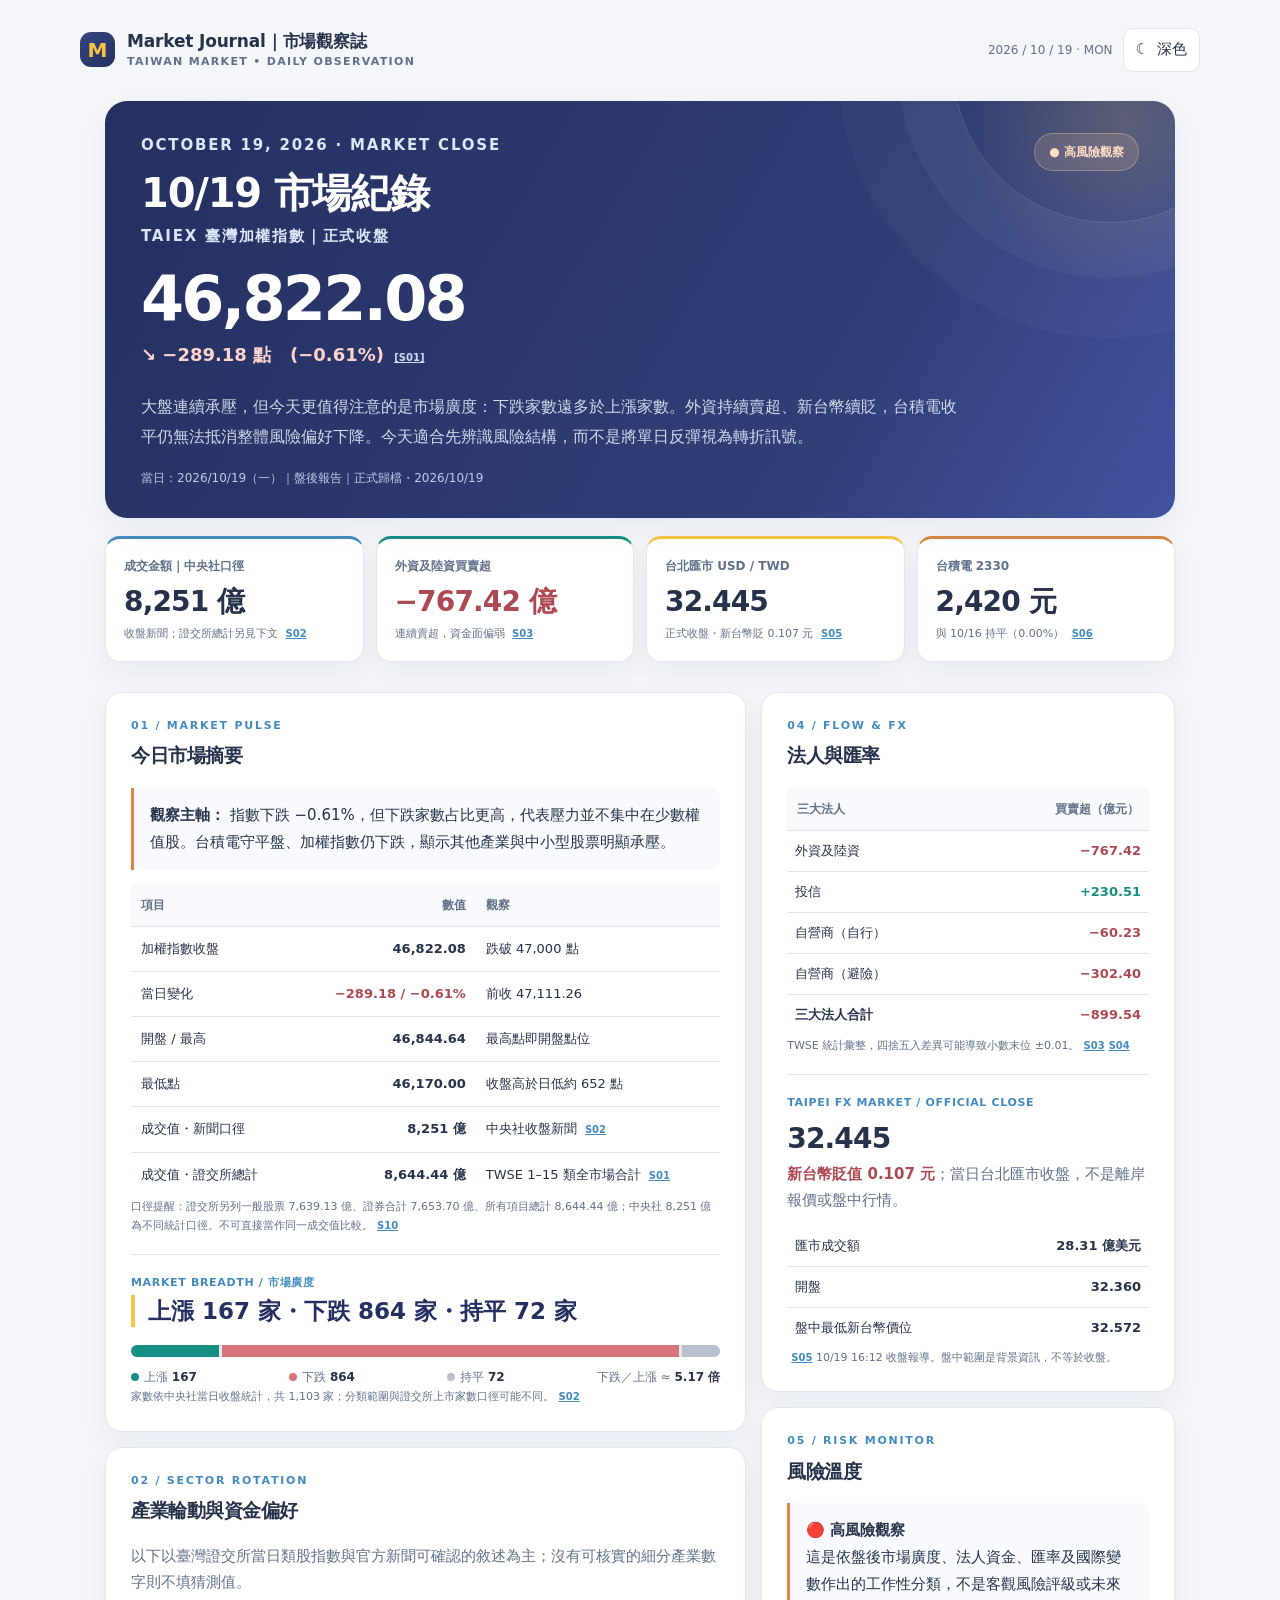
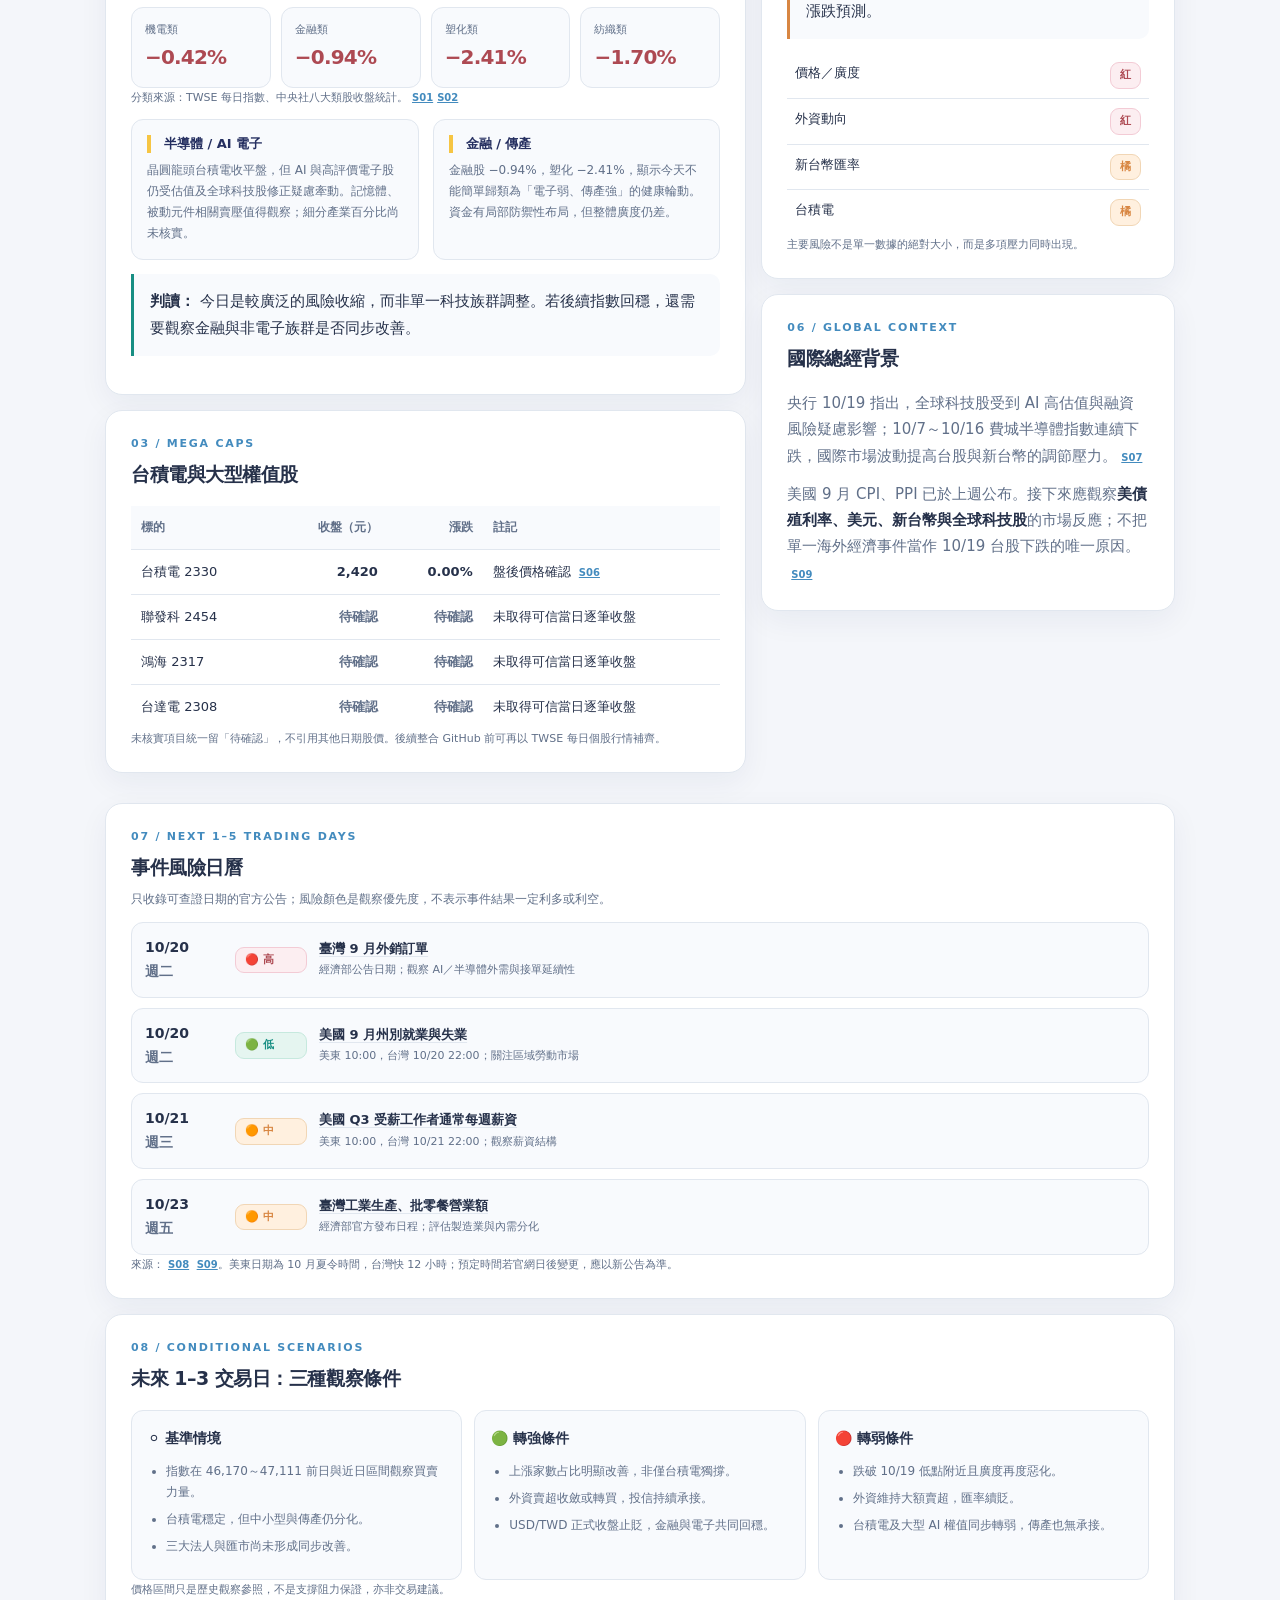
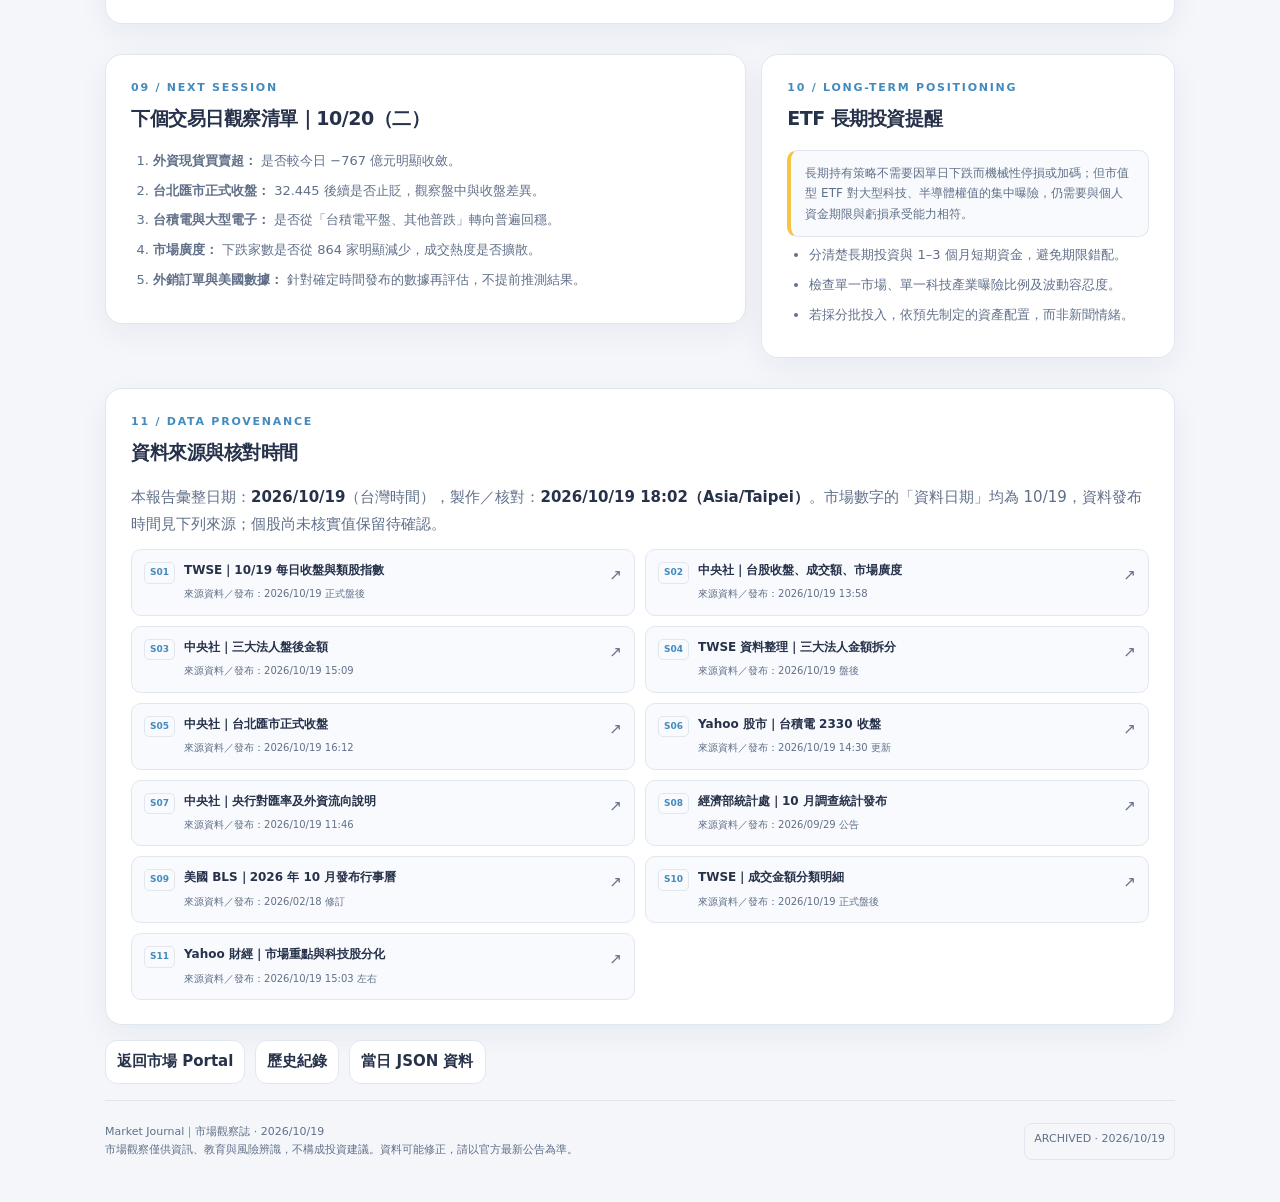
<file: reports/2026-10-19.html>
<!doctype html>
<html lang="zh-Hant">
<head>
<meta charset="utf-8">
<meta name="viewport" content="width=device-width,initial-scale=1">
<meta name="theme-color" content="#F5F7FA">
<script src="../assets/theme.js"></script>
<link rel="stylesheet" href="../assets/style.css">
<meta name="description" content="Market Journal｜2026/10/19 台股每日觀察，正式收盤、三大法人、匯率、族群、風險日曆與資料來源。">
<title>Market Journal｜2026/10/19 市場紀錄</title>
<style>
:root{--bg:#f4f6fa;--panel:#fff;--panel2:#f8fafd;--ink:#26314a;--soft:#617089;--line:#e1e7ef;--navy:#252F60;--deep:#202a57;--blue:#438BBE;--teal:#178E83;--yellow:#F6C543;--orange:#D88642;--red:#ad4952;--red2:#fff2f0;--green:#178E83;--shadow:0 10px 30px rgba(27,44,89,.055);color-scheme:light}
html[data-theme="dark"]{--bg:#101723;--panel:#1b2635;--panel2:#202d40;--ink:#f0f5fe;--soft:#b0bdd0;--line:#33435a;--navy:#a5b8ff;--deep:#223864;--blue:#83bdf0;--teal:#61d6c0;--yellow:#F6C543;--orange:#efb16c;--red:#ff8891;--red2:#402c39;--green:#70d8c4;--shadow:0 12px 38px rgba(0,0,0,.16);color-scheme:dark}
*{box-sizing:border-box}html{scroll-behavior:smooth}body{margin:0;background:var(--bg);color:var(--ink);font-family:Inter,'Noto Sans TC','PingFang TC','Microsoft JhengHei',system-ui,sans-serif;line-height:1.7;font-size:15px}a{color:inherit}button{font:inherit;cursor:pointer}.wrap{max-width:1120px;padding:0 25px;margin:auto}.top{padding:28px 0 17px;display:flex;justify-content:space-between;align-items:center;gap:15px}.brand{display:flex;align-items:center;gap:12px}.brandmark{width:35px;height:35px;border-radius:11px;background:linear-gradient(145deg,#354880,#252F60);color:#F6C543;display:grid;place-items:center;font-weight:900;font-size:20px}.brandname{font-size:17px;font-weight:850;letter-spacing:-.01em;line-height:1.1}.brandname small{display:block;font-size:11px;font-weight:600;color:var(--soft);letter-spacing:.12em;margin-top:5px}.actions{display:flex;gap:10px;align-items:center}.pill-date{font-size:12px;color:var(--soft)}.mode{border:1px solid var(--line);background:var(--panel);border-radius:10px;padding:8px 12px;color:var(--ink);display:flex;gap:8px;align-items:center}.mode:focus-visible{outline:3px solid var(--blue)}.eyebrow{font-size:11px;text-transform:uppercase;letter-spacing:.16em;font-weight:800;color:var(--blue)}.hero{border-radius:22px;background:linear-gradient(120deg,#252F60 0%,#313f77 70%,#4053A0 100%);padding:32px 36px 30px;color:#fff;box-shadow:var(--shadow);position:relative;overflow:hidden}.hero:after{position:absolute;content:'';width:310px;height:310px;border:1px solid rgba(255,255,255,.14);border-radius:50%;right:-90px;top:-190px;box-shadow:0 0 0 55px rgba(255,255,255,.035),0 0 0 115px rgba(255,255,255,.025);pointer-events:none}.herotop{display:flex;justify-content:space-between;gap:25px;position:relative;z-index:1}.kicker{color:#c7d3f1;letter-spacing:.12em;font-size:12px;font-weight:700}h1{font-size:clamp(24px,4vw,40px);line-height:1.15;letter-spacing:-.03em;margin:12px 0 8px;font-weight:850}.index-number{font-size:clamp(38px,7vw,62px);font-variant-numeric:tabular-nums;line-height:1.2;font-weight:860;letter-spacing:-.045em;margin:12px 0 4px}.big-change{color:#ffd4cf;font-weight:800;font-size:18px}.hero-note{max-width:820px;margin:22px 0 0;color:#e0e9ff;line-height:1.85;position:relative;z-index:1}.hero-meta{font-size:12px;color:#c0cce6;margin-top:16px}.risk{padding:8px 14px;background:rgba(255,204,168,.15);border:1px solid rgba(255,204,168,.35);border-radius:20px;align-self:flex-start;color:#ffddc6;white-space:nowrap;font-size:12px;font-weight:800}.minirow{margin:15px 0;display:grid;grid-template-columns:repeat(4,1fr);gap:12px}.metric{border:1px solid var(--line);border-top:3px solid var(--blue);border-radius:15px;background:var(--panel);padding:17px 18px;box-shadow:var(--shadow);min-width:0}.metric:nth-child(2){border-top-color:var(--teal)}.metric:nth-child(3){border-top-color:var(--yellow)}.metric:nth-child(4){border-top-color:var(--orange)}.mlabel{color:var(--soft);font-weight:700;font-size:12px}.mvalue{font-size:clamp(20px,2.6vw,28px);letter-spacing:-.03em;font-weight:870;line-height:1.2;margin:9px 0 6px;font-variant-numeric:tabular-nums}.msub{font-size:11px;color:var(--soft)}.board{display:grid;grid-template-columns:1.55fr 1fr;gap:15px;align-items:start}.section{background:var(--panel);border:1px solid var(--line);padding:24px 25px;border-radius:17px;margin:15px 0;box-shadow:var(--shadow)}.section h2{font-size:19px;letter-spacing:-.025em;font-weight:820;margin:4px 0 16px;color:var(--ink)}.section p{color:var(--soft);margin:0 0 12px}.section p strong{color:var(--ink)}.section-sub{font-size:12px;color:var(--soft);margin-top:-10px!important}.subhead{font-size:14px;margin:19px 0 8px;font-weight:760}.divider{height:1px;background:var(--line);margin:19px 0}.lead{border-left:3px solid var(--orange);background:var(--panel2);border-radius:0 10px 10px 0;padding:14px 16px;line-height:1.8;margin:14px 0;color:var(--ink)}.lead.teal{border-left-color:var(--teal)}.cols{display:grid;grid-template-columns:1fr 1fr;gap:14px}.tinycard{padding:15px;background:var(--panel2);border:1px solid var(--line);border-radius:12px}.tinycard h3{margin:0 0 7px;font-size:13px}.tinycard p{font-size:12px;margin:0}.table-wrap{overflow-x:auto}table{width:100%;border-collapse:collapse;font-size:13px}th,td{padding:11px 10px;border-bottom:1px solid var(--line);text-align:left;vertical-align:top}th{font-size:12px;color:var(--soft);font-weight:730;background:var(--panel2)}tbody tr:last-child td{border-bottom:none}.num{text-align:right;font-variant-numeric:tabular-nums;white-space:nowrap;font-weight:700}.neg{color:var(--red);font-weight:850}.pos{color:var(--teal);font-weight:850}.muted{color:var(--soft)}.tag{font-size:11px;padding:3px 9px;border-radius:9px;font-weight:780;display:inline-flex;align-items:center;gap:5px;background:var(--panel2);border:1px solid var(--line)}.tag.red{color:var(--red)}.tag.orange{color:var(--orange)}.tag.green{color:var(--teal)}.bars{display:flex;gap:3px;border-radius:20px;overflow:hidden;height:12px;background:var(--line);margin:15px 0 10px}.bars span{display:block}.bars .g{background:#178E83;width:15.1%}.bars .r{background:#d77579;width:78.4%}.bars .n{background:#b9c1d0;width:6.5%}.legend{display:flex;justify-content:space-between;flex-wrap:wrap;gap:10px;color:var(--soft);font-size:12px}.legend b{color:var(--ink)}.dot{display:inline-block;width:8px;height:8px;border-radius:50%;margin-right:5px;background:var(--teal)}.dot.red{background:#d77579}.dot.grey{background:#b9c1d0}.sm-table td{padding:9px 8px}.events{display:grid;gap:10px}.event{display:grid;grid-template-columns:78px 72px 1fr;gap:12px;align-items:center;padding:13px;background:var(--panel2);border:1px solid var(--line);border-radius:12px}.event .eventdate{font-weight:850;font-size:14px}.event .eventname{font-size:13px;font-weight:760;line-height:1.4}.event .eventnote{font-size:11px;color:var(--soft);margin-top:3px}.event a{text-decoration:underline;text-decoration-color:var(--line);text-underline-offset:3px}.event a:hover{color:var(--blue)}.scenario-grid{display:grid;grid-template-columns:repeat(3,1fr);gap:12px}.scenario{padding:16px;border:1px solid var(--line);border-radius:12px;background:var(--panel2)}.scenario b{display:block;font-size:14px;margin-bottom:10px}.scenario ul{padding-left:18px;margin:0;color:var(--soft);font-size:12px}.scenario li{margin:6px 0}.sourcelist{list-style:none;margin:0;padding:0;display:grid;grid-template-columns:1fr 1fr;gap:10px}.sourcelist li{padding:12px;border:1px solid var(--line);border-radius:10px;background:var(--panel2);display:flex;gap:9px;align-items:flex-start;min-width:0}.sourcelist li div{min-width:0;flex:1}.sourcelist a{text-decoration:none;font-weight:730;font-size:12px;word-break:break-word;line-height:1.45;display:block}.sourcelist a:hover{color:var(--blue)}.sourcelist small{font-size:10px;color:var(--soft);display:block;margin-top:6px}.source-id{flex:none;border:1px solid var(--line);color:var(--blue);padding:2px 5px;border-radius:5px;font-size:9px;font-weight:750}.outlink{color:var(--soft)}.ref{font-size:10px;white-space:nowrap;color:var(--blue);font-weight:800;margin-left:4px}.ref:hover{text-decoration:underline}.inline-list{margin:0;padding-left:22px;color:var(--soft);font-size:13px}.inline-list li{margin:7px 0}.small-warning{padding:12px 14px;border:1px solid var(--line);border-left:4px solid var(--yellow);border-radius:10px;background:var(--panel2);font-size:12px;color:var(--soft)}.label{font-size:11px;letter-spacing:.06em;color:var(--blue);font-weight:830;margin-bottom:2px}.sectors{display:grid;grid-template-columns:repeat(4,1fr);gap:10px}.sector{border:1px solid var(--line);border-radius:12px;padding:13px;background:var(--panel2)}.sector-name{color:var(--soft);font-size:11px}.sector-value{font-size:20px;font-weight:870;letter-spacing:-.04em}.footer{color:var(--soft);font-size:11px;padding:16px 0 42px}.footerline{border-top:1px solid var(--line);padding-top:22px;display:flex;justify-content:space-between;gap:18px}.proof{display:inline-flex;align-items:center;background:rgba(246,197,67,.14);color:var(--ink);font-size:10px;font-weight:800;letter-spacing:.06em;border-radius:9px;padding:5px 10px}.note-mini{font-size:11px!important;color:var(--soft)}.branchpill{border-radius:8px;border:1px solid var(--line);padding:6px 9px;color:var(--soft);font-size:11px;white-space:nowrap}@media(max-width:850px){.board{grid-template-columns:1fr}.sectors{grid-template-columns:repeat(2,1fr)}.scenario-grid{grid-template-columns:1fr}}@media(max-width:650px){.wrap{padding:0 15px}.top{padding:20px 0 13px}.brandname{font-size:14px}.pill-date{display:none}.hero{padding:25px 22px}.herotop{flex-direction:column;gap:4px}.risk{align-self:flex-start}.minirow{grid-template-columns:1fr 1fr}.metric{padding:14px}.section{padding:18px 16px}.cols{grid-template-columns:1fr}.sourcelist{grid-template-columns:1fr}.event{grid-template-columns:65px 57px 1fr;gap:7px;padding:10px}.eventname{font-size:12px!important}.footerline{flex-direction:column}}@media(max-width:390px){.minirow{grid-template-columns:1fr}.risk{font-size:11px}.event{grid-template-columns:60px 50px 1fr}}
</style>
</head>
<body>
<header class="wrap top">
  <div class="brand"><div class="brandmark">M</div><div class="brandname">Market Journal｜市場觀察誌<small>TAIWAN MARKET • DAILY OBSERVATION</small></div></div>
  <div class="actions"><span class="pill-date">2026 / 10 / 19 · MON</span><button class="mode" type="button" data-theme-toggle aria-label="切換深色模式"><span class="theme-icon" aria-hidden="true">☾</span><span class="theme-label">深色</span></button></div>
</header>
<main class="wrap">
  <section class="hero" aria-labelledby="report-title">
    <div class="herotop"><div><div class="kicker">OCTOBER 19, 2026 · MARKET CLOSE</div><h1 id="report-title">10/19 市場紀錄</h1><div class="kicker">TAIEX 臺灣加權指數｜正式收盤</div><div class="index-number">46,822.08</div><div class="big-change">↘ −289.18 點 &nbsp; (−0.61%) <a class="ref" href="#S01" style="color:#cdddf6">[S01]</a></div></div><div class="risk">● 高風險觀察</div></div>
    <p class="hero-note">大盤連續承壓，但今天更值得注意的是市場廣度：下跌家數遠多於上漲家數。外資持續賣超、新台幣續貶，台積電收平仍無法抵消整體風險偏好下降。今天適合先辨識風險結構，而不是將單日反彈視為轉折訊號。</p>
    <div class="hero-meta">當日：2026/10/19（一）｜盤後報告｜正式歸檔・2026/10/19</div>
  </section>
  <section class="minirow" aria-label="市場四大指標">
    <div class="metric"><div class="mlabel">成交金額｜中央社口徑</div><div class="mvalue">8,251 億</div><div class="msub">收盤新聞；證交所總計另見下文 <a class="ref" href="#S02">S02</a></div></div>
    <div class="metric"><div class="mlabel">外資及陸資買賣超</div><div class="mvalue neg">−767.42 億</div><div class="msub">連續賣超，資金面偏弱 <a class="ref" href="#S03">S03</a></div></div>
    <div class="metric"><div class="mlabel">台北匯市 USD / TWD</div><div class="mvalue">32.445</div><div class="msub">正式收盤・新台幣貶 0.107 元 <a class="ref" href="#S05">S05</a></div></div>
    <div class="metric"><div class="mlabel">台積電 2330</div><div class="mvalue">2,420 元</div><div class="msub">與 10/16 持平（0.00%） <a class="ref" href="#S06">S06</a></div></div>
  </section>
  <div class="board">
   <div>
    <section class="section" id="market"><div class="eyebrow">01 / MARKET PULSE</div><h2>今日市場摘要</h2>
      <div class="lead"><strong>觀察主軸：</strong> 指數下跌 −0.61%，但下跌家數占比更高，代表壓力並不集中在少數權值股。台積電守平盤、加權指數仍下跌，顯示其他產業與中小型股票明顯承壓。</div>
      <div class="table-wrap"><table><thead><tr><th>項目</th><th class="num">數值</th><th>觀察</th></tr></thead><tbody>
      <tr><td>加權指數收盤</td><td class="num">46,822.08</td><td>跌破 47,000 點</td></tr>
      <tr><td>當日變化</td><td class="num neg">−289.18 / −0.61%</td><td>前收 47,111.26</td></tr>
      <tr><td>開盤 / 最高</td><td class="num">46,844.64</td><td>最高點即開盤點位</td></tr>
      <tr><td>最低點</td><td class="num">46,170.00</td><td>收盤高於日低約 652 點</td></tr>
      <tr><td>成交值・新聞口徑</td><td class="num">8,251 億</td><td>中央社收盤新聞 <a class="ref" href="#S02">S02</a></td></tr>
      <tr><td>成交值・證交所總計</td><td class="num">8,644.44 億</td><td>TWSE 1–15 類全市場合計 <a class="ref" href="#S01">S01</a></td></tr>
      </tbody></table></div>
      <p class="note-mini">口徑提醒：證交所另列一般股票 7,639.13 億、證券合計 7,653.70 億、所有項目總計 8,644.44 億；中央社 8,251 億為不同統計口徑。不可直接當作同一成交值比較。<a class="ref" href="#S10">S10</a></p>
      <div class="divider"></div><div class="label">MARKET BREADTH / 市場廣度</div><h3 class="subhead">上漲 167 家・下跌 864 家・持平 72 家</h3>
      <div class="bars" role="img" aria-label="市場家數：上漲167家，占15.1%；下跌864家，占78.4%；持平72家，占6.5%"><span class="g"></span><span class="r"></span><span class="n"></span></div>
      <div class="legend"><span><i class="dot"></i>上漲 <b>167</b></span><span><i class="dot red"></i>下跌 <b>864</b></span><span><i class="dot grey"></i>持平 <b>72</b></span><span>下跌／上漲 ≈ <b>5.17 倍</b></span></div>
      <p class="note-mini">家數依中央社當日收盤統計，共 1,103 家；分類範圍與證交所上市家數口徑可能不同。<a class="ref" href="#S02">S02</a></p>
    </section>
    <section class="section" id="sectors"><div class="eyebrow">02 / SECTOR ROTATION</div><h2>產業輪動與資金偏好</h2>
      <p>以下以臺灣證交所當日類股指數與官方新聞可確認的敘述為主；沒有可核實的細分產業數字則不填猜測值。</p>
      <div class="sectors">
      <div class="sector"><div class="sector-name">機電類</div><div class="sector-value neg">−0.42%</div></div>
      <div class="sector"><div class="sector-name">金融類</div><div class="sector-value neg">−0.94%</div></div>
      <div class="sector"><div class="sector-name">塑化類</div><div class="sector-value neg">−2.41%</div></div>
      <div class="sector"><div class="sector-name">紡織類</div><div class="sector-value neg">−1.70%</div></div>
      </div><p class="note-mini">分類來源：TWSE 每日指數、中央社八大類股收盤統計。<a class="ref" href="#S01">S01</a><a class="ref" href="#S02">S02</a></p>
      <div class="cols">
        <div class="tinycard"><h3>半導體 / AI 電子</h3><p>晶圓龍頭台積電收平盤，但 AI 與高評價電子股仍受估值及全球科技股修正疑慮牽動。記憶體、被動元件相關賣壓值得觀察；細分產業百分比尚未核實。</p></div>
        <div class="tinycard"><h3>金融 / 傳產</h3><p>金融股 −0.94%，塑化 −2.41%，顯示今天不能簡單歸類為「電子弱、傳產強」的健康輪動。資金有局部防禦性布局，但整體廣度仍差。</p></div>
      </div>
      <div class="lead teal"><strong>判讀：</strong> 今日是較廣泛的風險收縮，而非單一科技族群調整。若後續指數回穩，還需要觀察金融與非電子族群是否同步改善。</div>
    </section>
    <section class="section" id="stocks"><div class="eyebrow">03 / MEGA CAPS</div><h2>台積電與大型權值股</h2>
      <div class="table-wrap"><table><thead><tr><th>標的</th><th class="num">收盤（元）</th><th class="num">漲跌</th><th>註記</th></tr></thead><tbody>
      <tr><td>台積電 2330</td><td class="num">2,420</td><td class="num">0.00%</td><td>盤後價格確認 <a class="ref" href="#S06">S06</a></td></tr>
      <tr><td>聯發科 2454</td><td class="num muted">待確認</td><td class="num muted">待確認</td><td>未取得可信當日逐筆收盤</td></tr>
      <tr><td>鴻海 2317</td><td class="num muted">待確認</td><td class="num muted">待確認</td><td>未取得可信當日逐筆收盤</td></tr>
      <tr><td>台達電 2308</td><td class="num muted">待確認</td><td class="num muted">待確認</td><td>未取得可信當日逐筆收盤</td></tr>
      </tbody></table></div>
      <p class="note-mini">未核實項目統一留「待確認」，不引用其他日期股價。後續整合 GitHub 前可再以 TWSE 每日個股行情補齊。</p>
    </section>
   </div>
   <aside>
    <section class="section" id="flows"><div class="eyebrow">04 / FLOW &amp; FX</div><h2>法人與匯率</h2>
      <div class="table-wrap"><table class="sm-table"><thead><tr><th>三大法人</th><th class="num">買賣超（億元）</th></tr></thead><tbody>
      <tr><td>外資及陸資</td><td class="num neg">−767.42</td></tr>
      <tr><td>投信</td><td class="num pos">+230.51</td></tr>
      <tr><td>自營商（自行）</td><td class="num neg">−60.23</td></tr>
      <tr><td>自營商（避險）</td><td class="num neg">−302.40</td></tr>
      <tr><td><strong>三大法人合計</strong></td><td class="num neg">−899.54</td></tr>
      </tbody></table></div><p class="note-mini">TWSE 統計彙整，四捨五入差異可能導致小數末位 ±0.01。<a class="ref" href="#S03">S03</a><a class="ref" href="#S04">S04</a></p>
      <div class="divider"></div><div class="label">TAIPEI FX MARKET / OFFICIAL CLOSE</div><div class="mvalue">32.445</div><p><span class="neg">新台幣貶值 0.107 元</span>；當日台北匯市收盤，不是離岸報價或盤中行情。</p>
      <div class="table-wrap"><table class="sm-table"><tbody><tr><td>匯市成交額</td><td class="num">28.31 億美元</td></tr><tr><td>開盤</td><td class="num">32.360</td></tr><tr><td>盤中最低新台幣價位</td><td class="num">32.572</td></tr></tbody></table></div>
      <p class="note-mini"><a class="ref" href="#S05">S05</a> 10/19 16:12 收盤報導。盤中範圍是背景資訊，不等於收盤。</p>
    </section>
    <section class="section" id="risk"><div class="eyebrow">05 / RISK MONITOR</div><h2>風險溫度</h2>
      <div class="lead"><b>🔴 高風險觀察</b><br>這是依盤後市場廣度、法人資金、匯率及國際變數作出的工作性分類，不是客觀風險評級或未來漲跌預測。</div>
      <div class="table-wrap"><table class="sm-table"><tbody>
      <tr><td>價格／廣度</td><td class="num"><span class="tag red">紅</span></td></tr>
      <tr><td>外資動向</td><td class="num"><span class="tag red">紅</span></td></tr>
      <tr><td>新台幣匯率</td><td class="num"><span class="tag orange">橘</span></td></tr>
      <tr><td>台積電</td><td class="num"><span class="tag orange">橘</span></td></tr>
      </tbody></table></div>
      <p class="note-mini">主要風險不是單一數據的絕對大小，而是多項壓力同時出現。</p>
    </section>
    <section class="section" id="macro"><div class="eyebrow">06 / GLOBAL CONTEXT</div><h2>國際總經背景</h2>
      <p>央行 10/19 指出，全球科技股受到 AI 高估值與融資風險疑慮影響；10/7～10/16 費城半導體指數連續下跌，國際市場波動提高台股與新台幣的調節壓力。<a class="ref" href="#S07">S07</a></p>
      <p>美國 9 月 CPI、PPI 已於上週公布。接下來應觀察<strong>美債殖利率、美元、新台幣與全球科技股</strong>的市場反應；不把單一海外經濟事件當作 10/19 台股下跌的唯一原因。<a class="ref" href="#S09">S09</a></p>
    </section>
   </aside>
  </div>
  <section class="section" id="calendar"><div class="eyebrow">07 / NEXT 1–5 TRADING DAYS</div><h2>事件風險日曆</h2><p class="section-sub">只收錄可查證日期的官方公告；風險顏色是觀察優先度，不表示事件結果一定利多或利空。</p>
    <div class="events">
      <div class="event"><div class="eventdate">10/20<br><span class="muted">週二</span></div><span class="tag red">🔴 高</span><div><div class="eventname"><a href="https://www.moea.gov.tw/MNS/dos/content/SubMenu.aspx?menu_id=9390" target="_blank" rel="noopener">臺灣 9 月外銷訂單</a></div><div class="eventnote">經濟部公告日期；觀察 AI／半導體外需與接單延續性</div></div></div>
      <div class="event"><div class="eventdate">10/20<br><span class="muted">週二</span></div><span class="tag green">🟢 低</span><div><div class="eventname"><a href="https://www.bls.gov/schedule/2026/10_sched_list.htm" target="_blank" rel="noopener">美國 9 月州別就業與失業</a></div><div class="eventnote">美東 10:00，台灣 10/20 22:00；關注區域勞動市場</div></div></div>
      <div class="event"><div class="eventdate">10/21<br><span class="muted">週三</span></div><span class="tag orange">🟠 中</span><div><div class="eventname"><a href="https://www.bls.gov/schedule/2026/10_sched_list.htm" target="_blank" rel="noopener">美國 Q3 受薪工作者通常每週薪資</a></div><div class="eventnote">美東 10:00，台灣 10/21 22:00；觀察薪資結構</div></div></div>
      <div class="event"><div class="eventdate">10/23<br><span class="muted">週五</span></div><span class="tag orange">🟠 中</span><div><div class="eventname"><a href="https://www.moea.gov.tw/MNS/dos/content/SubMenu.aspx?menu_id=9390" target="_blank" rel="noopener">臺灣工業生產、批零餐營業額</a></div><div class="eventnote">經濟部官方發布日程；評估製造業與內需分化</div></div></div>
    </div><p class="note-mini">來源：<a class="ref" href="#S08">S08</a> <a class="ref" href="#S09">S09</a>。美東日期為 10 月夏令時間，台灣快 12 小時；預定時間若官網日後變更，應以新公告為準。</p>
  </section>
  <section class="section" id="scenario"><div class="eyebrow">08 / CONDITIONAL SCENARIOS</div><h2>未來 1–3 交易日：三種觀察條件</h2>
    <div class="scenario-grid"><div class="scenario"><b>⚪ 基準情境</b><ul><li>指數在 46,170～47,111 前日與近日區間觀察買賣力量。</li><li>台積電穩定，但中小型與傳產仍分化。</li><li>三大法人與匯市尚未形成同步改善。</li></ul></div>
    <div class="scenario"><b>🟢 轉強條件</b><ul><li>上漲家數占比明顯改善，非僅台積電獨撐。</li><li>外資賣超收斂或轉買，投信持續承接。</li><li>USD/TWD 正式收盤止貶，金融與電子共同回穩。</li></ul></div>
    <div class="scenario"><b>🔴 轉弱條件</b><ul><li>跌破 10/19 低點附近且廣度再度惡化。</li><li>外資維持大額賣超，匯率續貶。</li><li>台積電及大型 AI 權值同步轉弱，傳產也無承接。</li></ul></div></div>
    <p class="note-mini">價格區間只是歷史觀察參照，不是支撐阻力保證，亦非交易建議。</p>
  </section>
  <div class="board">
    <section class="section" id="watch"><div class="eyebrow">09 / NEXT SESSION</div><h2>下個交易日觀察清單｜10/20（二）</h2>
      <ol class="inline-list"><li><strong>外資現貨買賣超：</strong> 是否較今日 −767 億元明顯收斂。</li><li><strong>台北匯市正式收盤：</strong> 32.445 後續是否止貶，觀察盤中與收盤差異。</li><li><strong>台積電與大型電子：</strong> 是否從「台積電平盤、其他普跌」轉向普遍回穩。</li><li><strong>市場廣度：</strong> 下跌家數是否從 864 家明顯減少，成交熱度是否擴散。</li><li><strong>外銷訂單與美國數據：</strong> 針對確定時間發布的數據再評估，不提前推測結果。</li></ol>
    </section>
    <section class="section" id="etf"><div class="eyebrow">10 / LONG-TERM POSITIONING</div><h2>ETF 長期投資提醒</h2>
      <div class="small-warning">長期持有策略不需要因單日下跌而機械性停損或加碼；但市值型 ETF 對大型科技、半導體權值的集中曝險，仍需要與個人資金期限與虧損承受能力相符。</div>
      <ul class="inline-list"><li>分清楚長期投資與 1–3 個月短期資金，避免期限錯配。</li><li>檢查單一市場、單一科技產業曝險比例及波動容忍度。</li><li>若採分批投入，依預先制定的資產配置，而非新聞情緒。</li></ul>
    </section>
  </div>
  <section class="section" id="sources"><div class="eyebrow">11 / DATA PROVENANCE</div><h2>資料來源與核對時間</h2>
    <p>本報告彙整日期：<strong>2026/10/19</strong>（台灣時間），製作／核對：<strong>2026/10/19 18:02（Asia/Taipei）</strong>。市場數字的「資料日期」均為 10/19，資料發布時間見下列來源；個股尚未核實值保留待確認。</p>
    <ul class="sourcelist"><li id="S01"><span class="source-id">S01</span><div><a href="https://www.twse.com.tw/exchangeReport/MI_INDEX?date=20261019&amp;response=html&amp;type=ALLBUT0999" target="_blank" rel="noopener noreferrer">TWSE｜10/19 每日收盤與類股指數</a><small>來源資料／發布：2026/10/19 正式盤後</small></div><span class="outlink">↗</span></li>
<li id="S02"><span class="source-id">S02</span><div><a href="https://www.cna.com.tw/news/afe/202610190116.aspx" target="_blank" rel="noopener noreferrer">中央社｜台股收盤、成交額、市場廣度</a><small>來源資料／發布：2026/10/19 13:58</small></div><span class="outlink">↗</span></li>
<li id="S03"><span class="source-id">S03</span><div><a href="https://news.pchome.com.tw/finance/cna_business/20261019/index-17923937947651622003.html" target="_blank" rel="noopener noreferrer">中央社｜三大法人盤後金額</a><small>來源資料／發布：2026/10/19 15:09</small></div><span class="outlink">↗</span></li>
<li id="S04"><span class="source-id">S04</span><div><a href="https://stock.wearn.com/fundthree.asp" target="_blank" rel="noopener noreferrer">TWSE 資料整理｜三大法人金額拆分</a><small>來源資料／發布：2026/10/19 盤後</small></div><span class="outlink">↗</span></li>
<li id="S05"><span class="source-id">S05</span><div><a href="https://money.udn.com/money/story/5616/9824237" target="_blank" rel="noopener noreferrer">中央社｜台北匯市正式收盤</a><small>來源資料／發布：2026/10/19 16:12</small></div><span class="outlink">↗</span></li>
<li id="S06"><span class="source-id">S06</span><div><a href="https://tw.finance.yahoo.com/quote/2330.TW" target="_blank" rel="noopener noreferrer">Yahoo 股市｜台積電 2330 收盤</a><small>來源資料／發布：2026/10/19 14:30 更新</small></div><span class="outlink">↗</span></li>
<li id="S07"><span class="source-id">S07</span><div><a href="https://www.cna.com.tw/news/afe/202610190067.aspx" target="_blank" rel="noopener noreferrer">中央社｜央行對匯率及外資流向說明</a><small>來源資料／發布：2026/10/19 11:46</small></div><span class="outlink">↗</span></li>
<li id="S08"><span class="source-id">S08</span><div><a href="https://www.moea.gov.tw/MNS/dos/content/SubMenu.aspx?menu_id=9390" target="_blank" rel="noopener noreferrer">經濟部統計處｜10 月調查統計發布</a><small>來源資料／發布：2026/09/29 公告</small></div><span class="outlink">↗</span></li>
<li id="S09"><span class="source-id">S09</span><div><a href="https://www.bls.gov/schedule/2026/10_sched_list.htm" target="_blank" rel="noopener noreferrer">美國 BLS｜2026 年 10 月發布行事曆</a><small>來源資料／發布：2026/02/18 修訂</small></div><span class="outlink">↗</span></li>
<li id="S10"><span class="source-id">S10</span><div><a href="https://www.twse.com.tw/exchangeReport/MI_INDEX?date=20261019&amp;response=html&amp;type=ALLBUT0999" target="_blank" rel="noopener noreferrer">TWSE｜成交金額分類明細</a><small>來源資料／發布：2026/10/19 正式盤後</small></div><span class="outlink">↗</span></li>
<li id="S11"><span class="source-id">S11</span><div><a href="https://tw.stock.yahoo.com/news/%E3%80%90follow%E6%B3%95%E4%BA%BA%E3%80%91%E5%A4%96%E8%B3%87%E5%86%8D%E7%A0%8D767%E5%84%84%E5%85%83%EF%BC%81%E9%80%A39%E6%97%A5%E6%8F%90%E6%AC%BE%E5%8F%B0%E8%82%A1%E9%80%BE7585%E5%84%84%E5%85%83-070339089.html" target="_blank" rel="noopener noreferrer">Yahoo 財經｜市場重點與科技股分化</a><small>來源資料／發布：2026/10/19 15:03 左右</small></div><span class="outlink">↗</span></li></ul>
  </section>
<nav class="navlinks" aria-label="市場觀察誌網站導覽"><a href="../index.html">返回市場 Portal</a><a href="../archive.html">歷史紀錄</a><a href="../data/2026-10-19.json">當日 JSON 資料</a></nav>
  <footer class="footer"><div class="footerline"><span>Market Journal｜市場觀察誌 · 2026/10/19<br>市場觀察僅供資訊、教育與風險辨識，不構成投資建議。資料可能修正，請以官方最新公告為準。</span><span class="branchpill">ARCHIVED · 2026/10/19</span></div></footer>
</main>

</body></html>
</file>
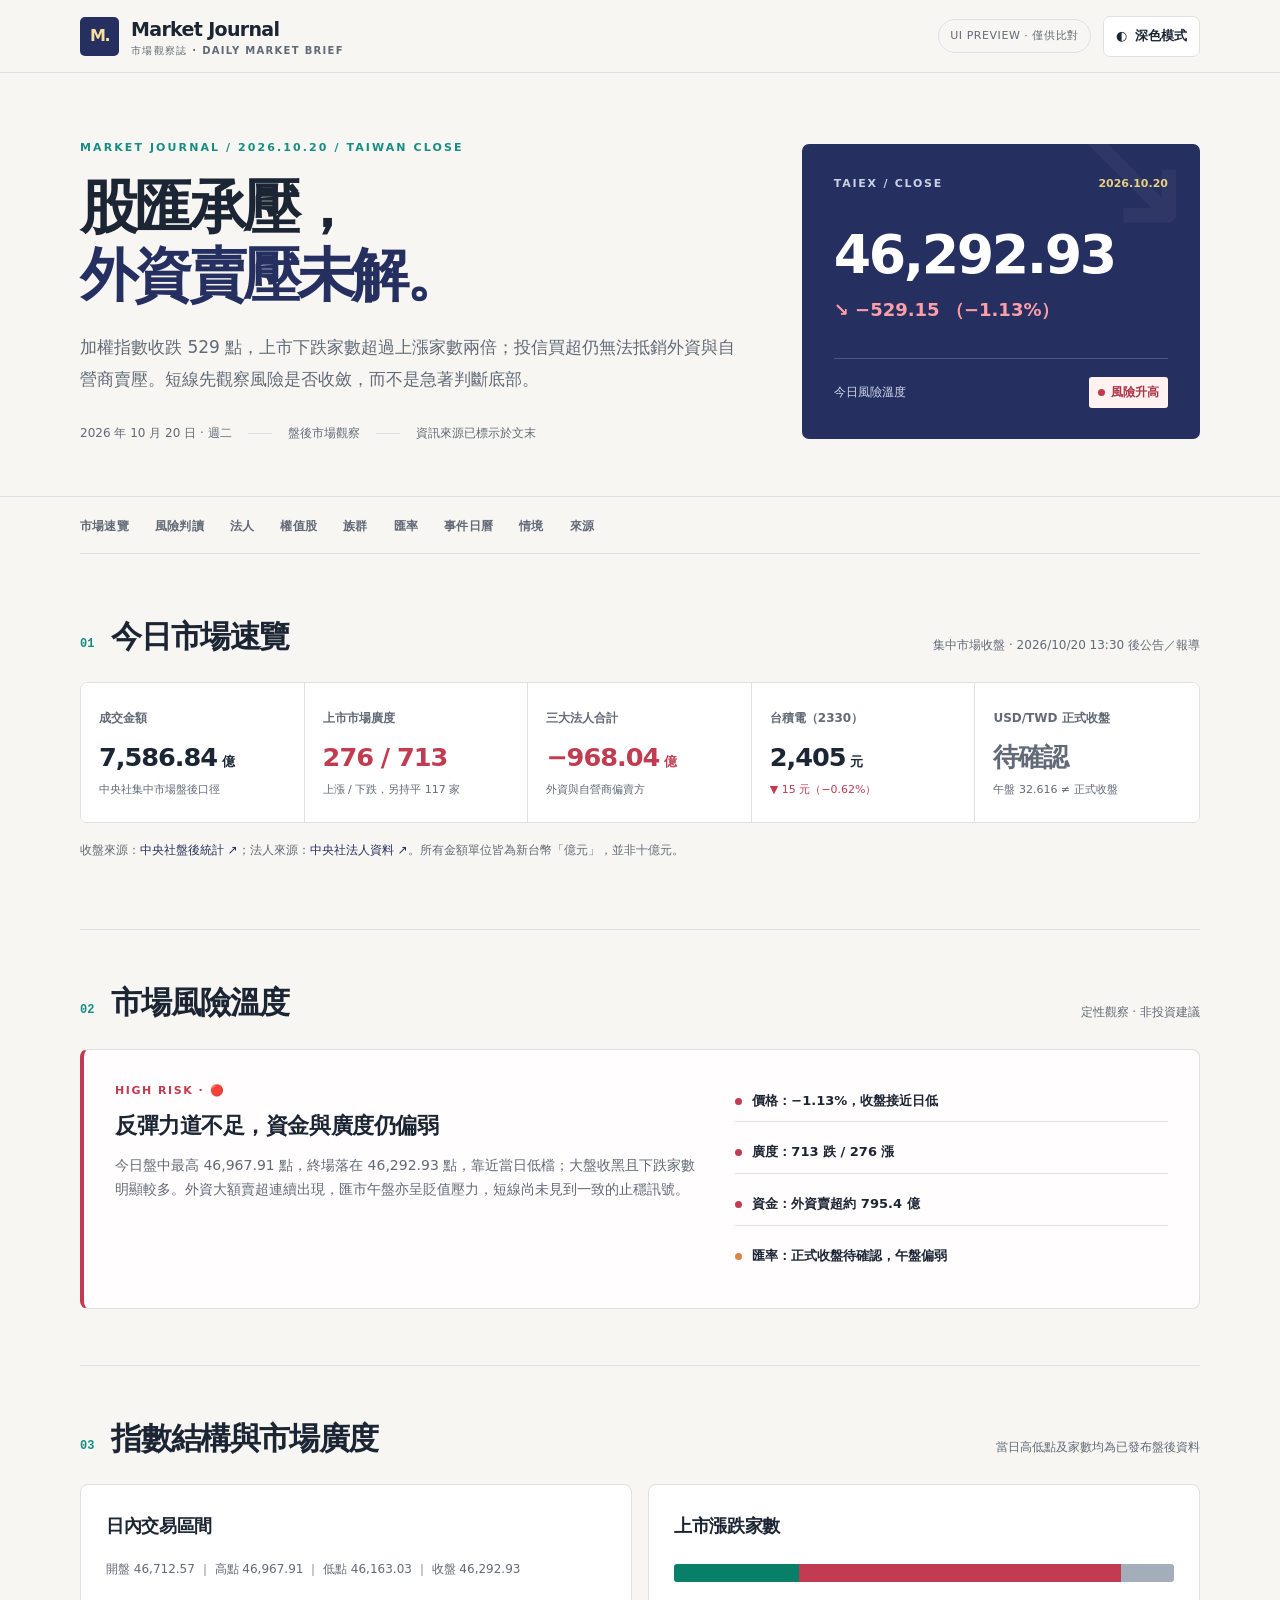
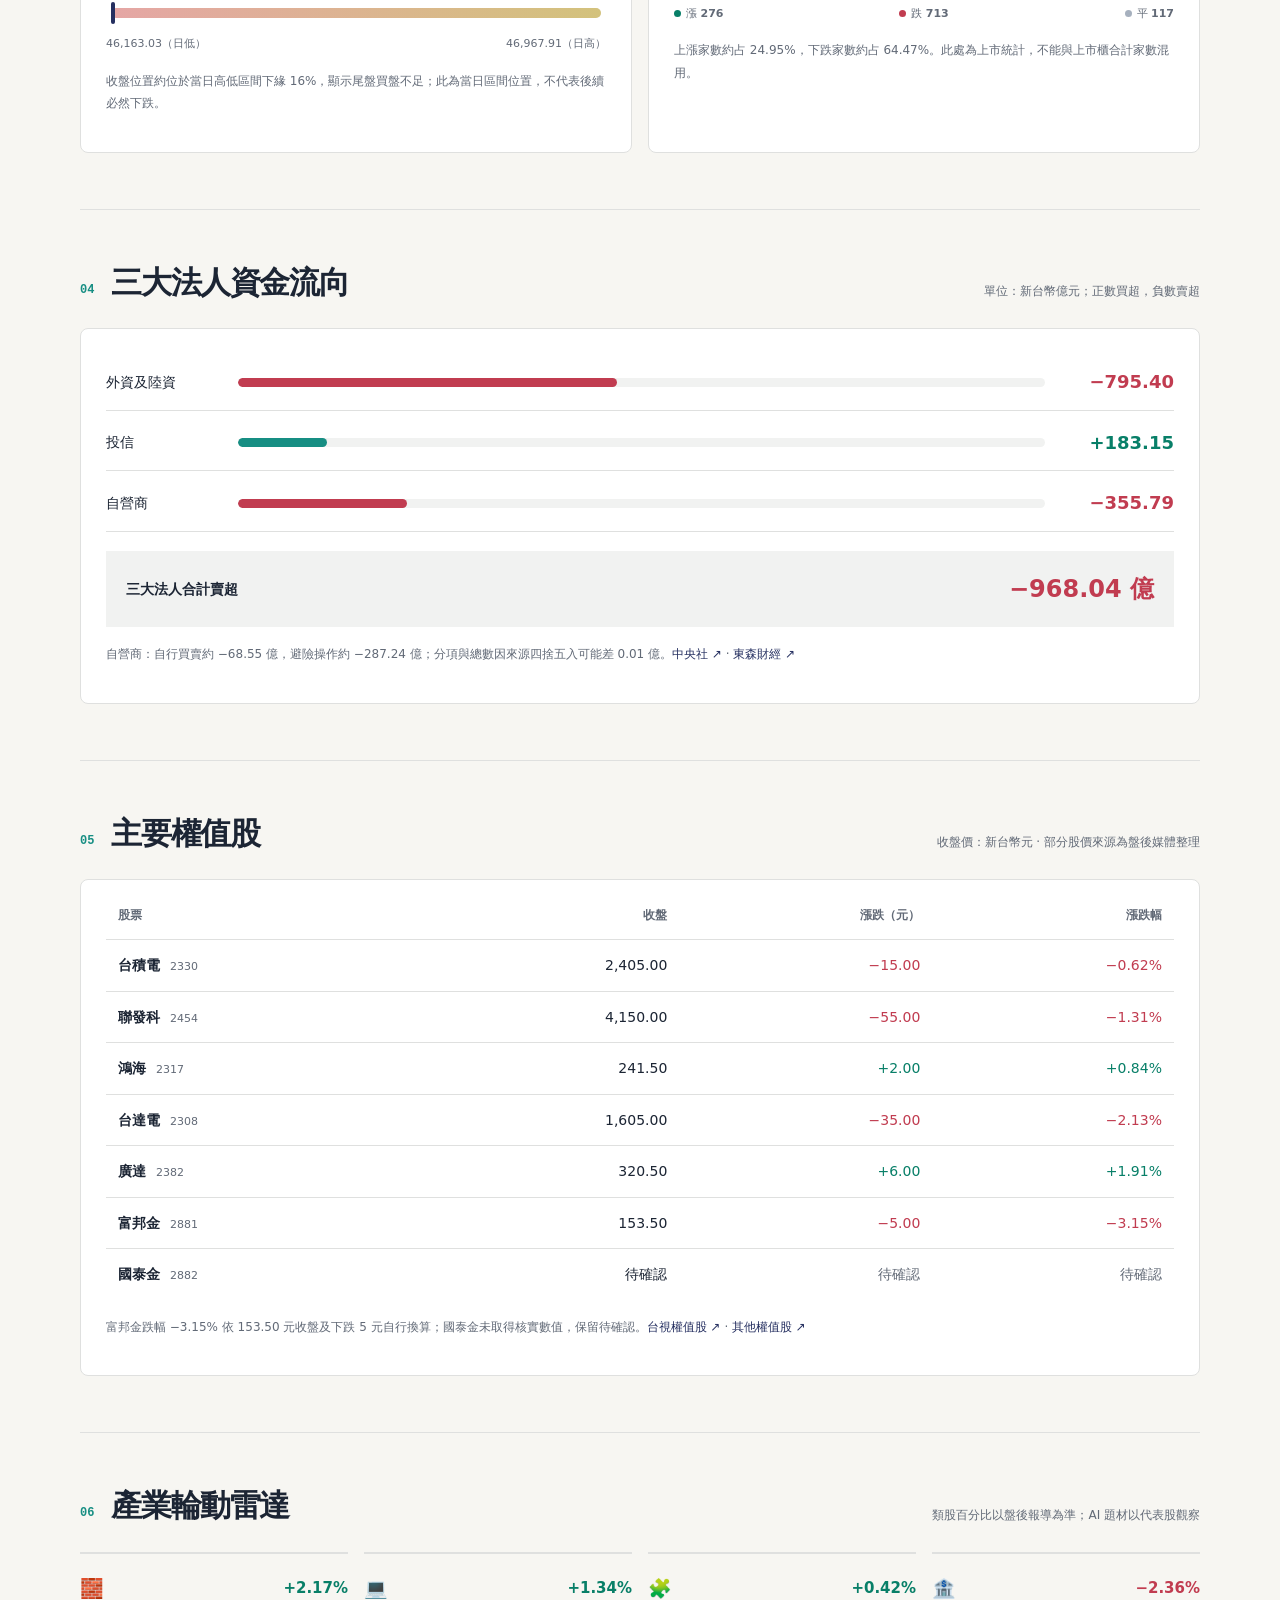
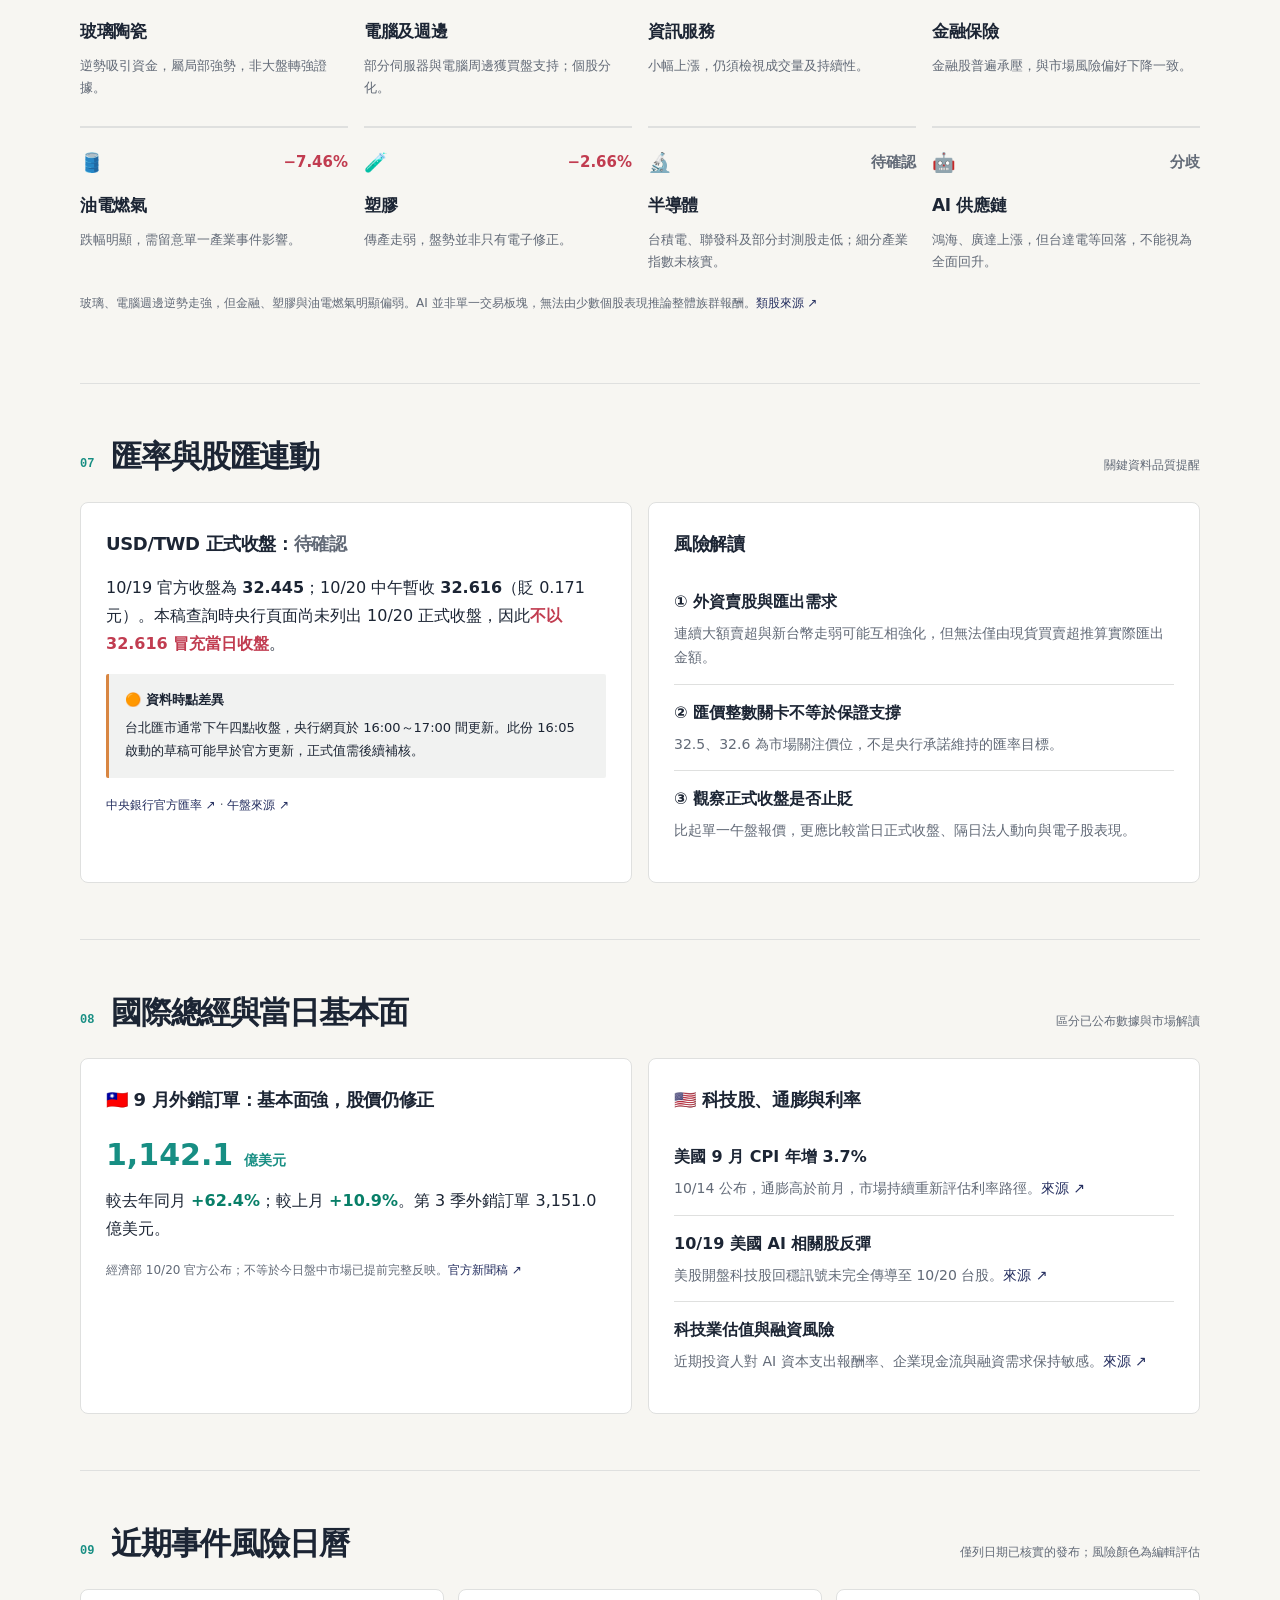
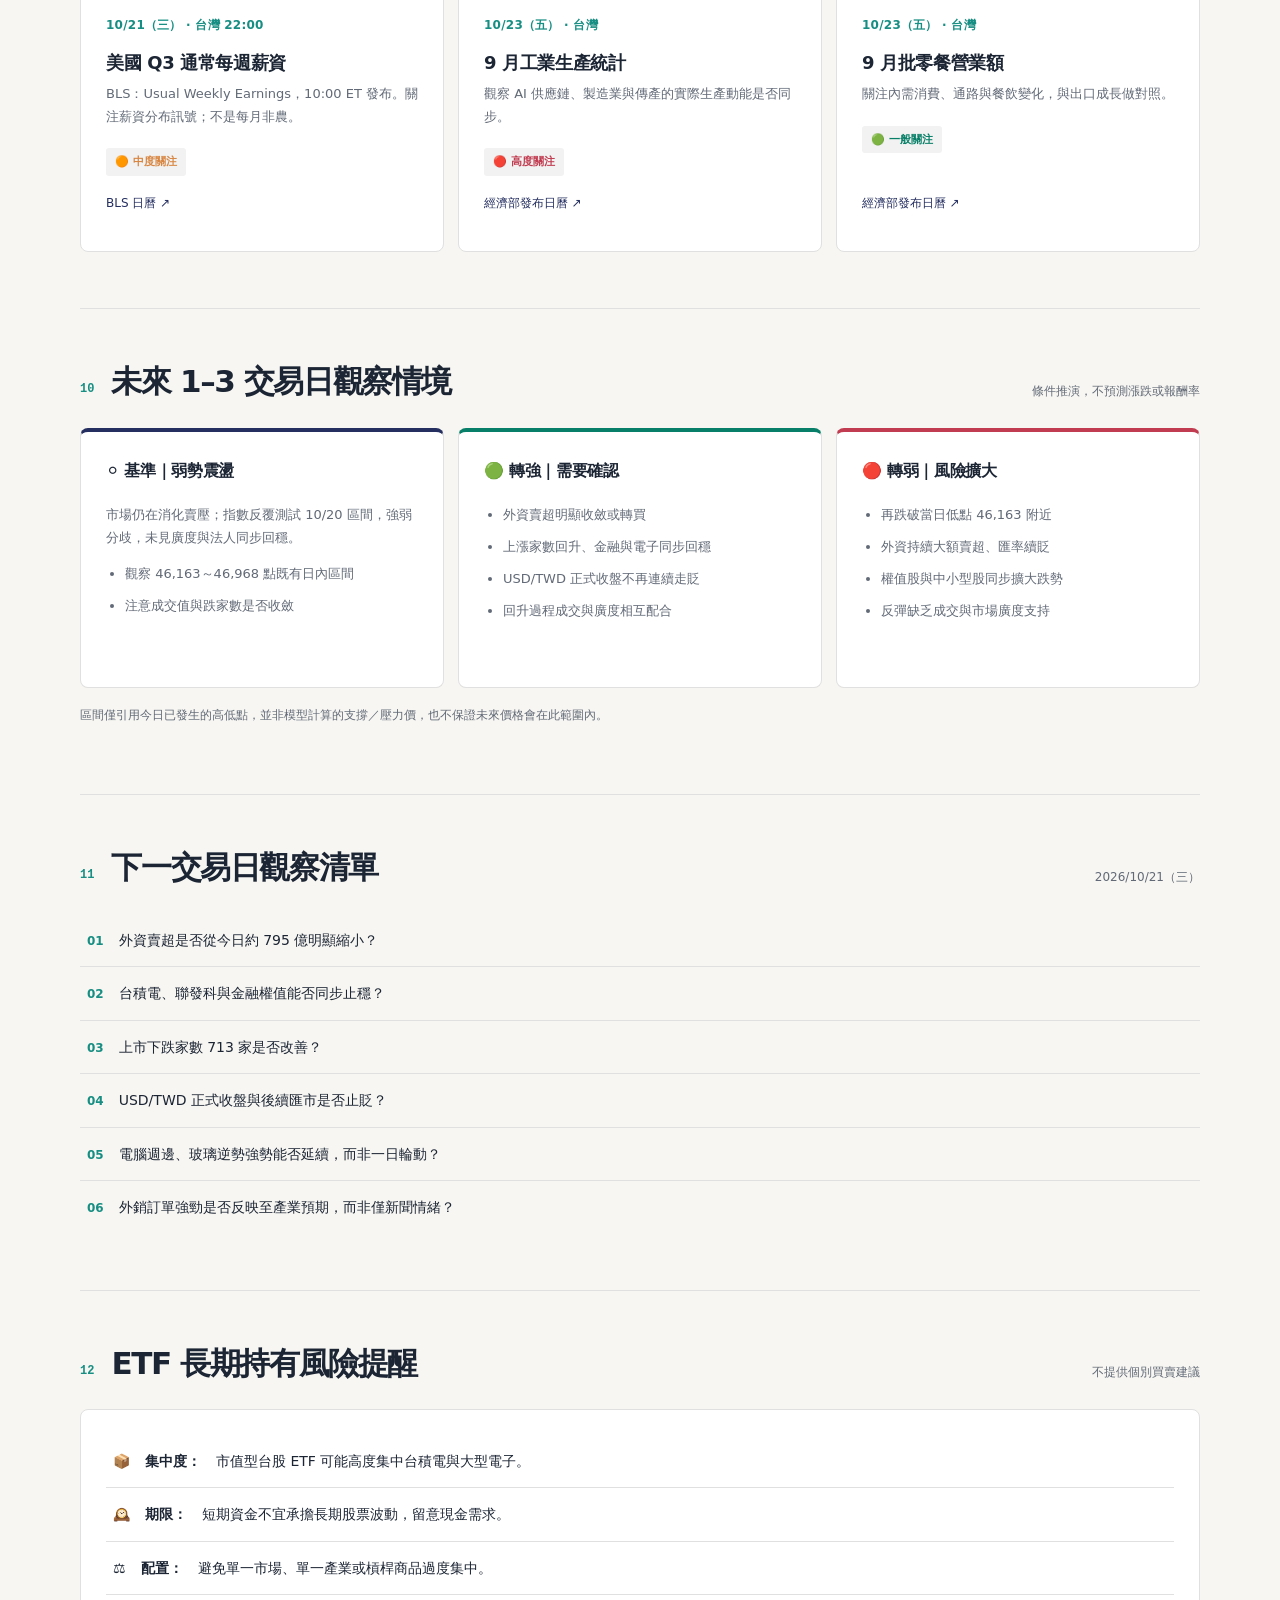
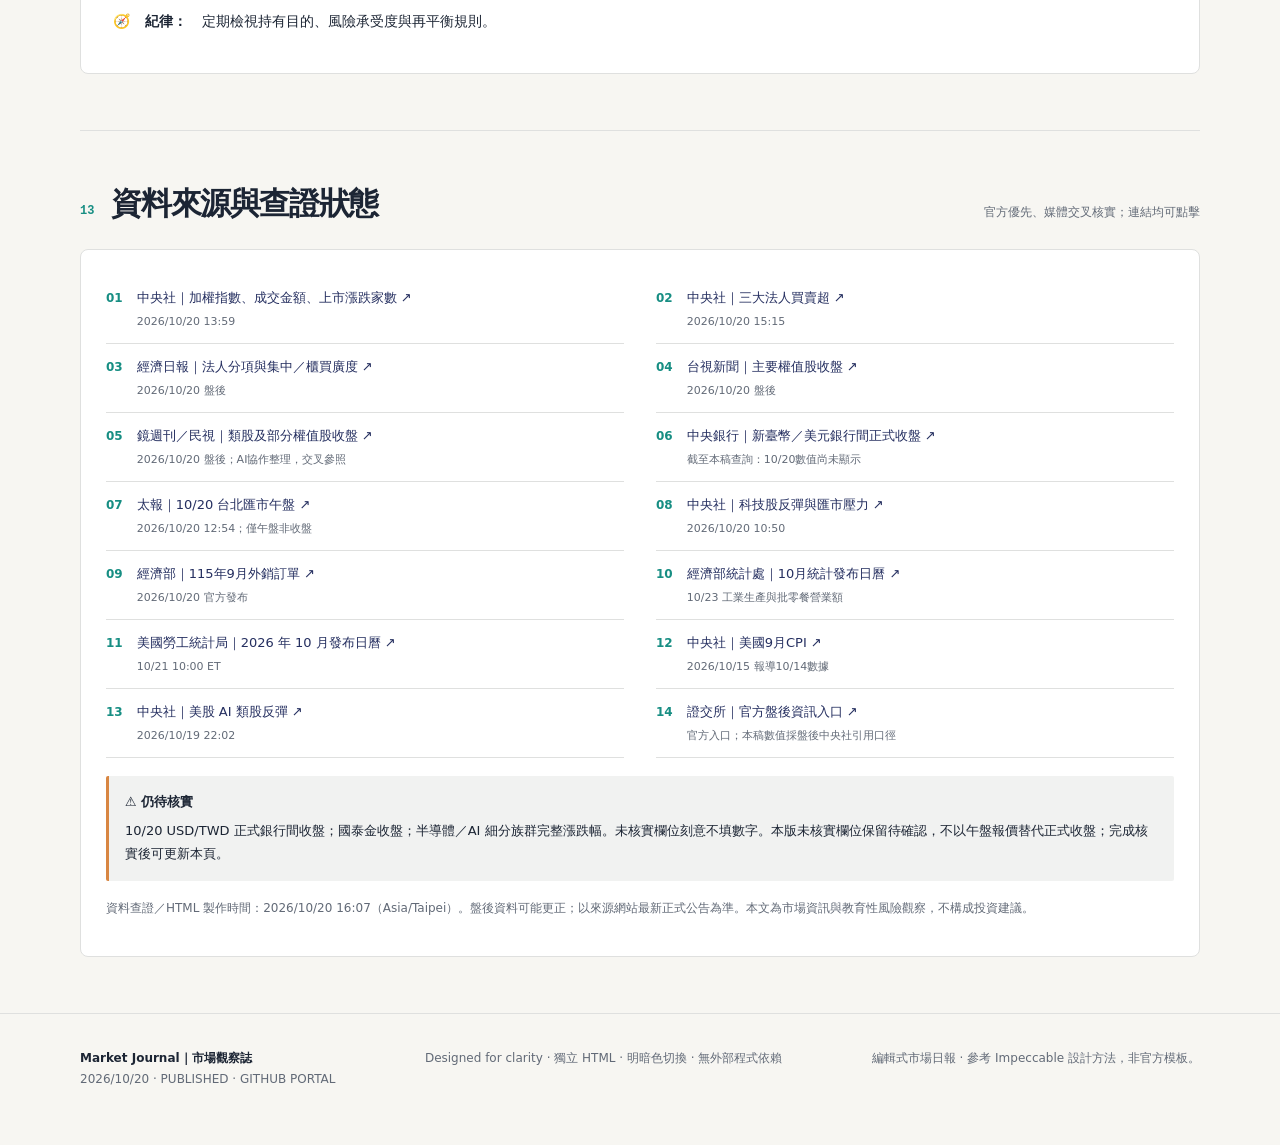
<file: reports/2026-10-20.html>
<!doctype html>

<html data-theme="light" lang="zh-Hant">
<head>
<meta charset="utf-8"/><meta content="width=device-width,initial-scale=1" name="viewport"/><meta content="light dark" name="color-scheme"/>
<meta content="Market Journal 市場觀察誌｜2026/10/20 台股盤後觀察：大盤、法人、產業、匯率、事件與風險情境。" name="description"/>
<title>Market Journal｜2026/10/20 台股盤後觀察</title>
<style>/* Market Journal — editorial interface, informed by Impeccable's design principles */
:root{color-scheme:light;--bg:#f7f6f2;--paper:#fff;--ink:#1c2534;--muted:#626a77;--line:#dfe0df;--soft:#f1f2f1;--navy:#252F60;--navy2:#313D78;--gold:#F6C543;--teal:#178E83;--ice:#438BBE;--orange:#D88642;--red:#c13c50;--green:#087f68;--hero:#252F60;--hero-ink:#fff;--shadow:none}
html[data-theme=dark]{color-scheme:dark;--bg:#121721;--paper:#1b2431;--ink:#f1f2f4;--muted:#aeb8c6;--line:#3b4654;--soft:#252f3d;--navy:#96a8f0;--navy2:#8ba1ed;--gold:#e9bd4d;--teal:#7dd3c6;--ice:#8dc6eb;--orange:#ffbd82;--red:#ff8793;--green:#7ad5ad;--hero:#252F60;--hero-ink:#fff}
*{box-sizing:border-box}html{scroll-behavior:smooth;scroll-padding-top:98px}body{margin:0;color:var(--ink);background:var(--bg);font:16px/1.75 'Noto Sans TC','PingFang TC','Microsoft JhengHei',-apple-system,BlinkMacSystemFont,system-ui,sans-serif;-webkit-font-smoothing:antialiased}a{color:var(--navy);text-decoration:none;text-underline-offset:3px}a:hover{text-decoration:underline}button{font:inherit}a:focus-visible,button:focus-visible{outline:3px solid var(--teal);outline-offset:4px}.shell{width:min(1120px,calc(100% - 56px));margin-inline:auto}
.topbar{position:sticky;top:0;z-index:10;background:color-mix(in srgb,var(--bg) 94%,transparent);backdrop-filter:blur(18px);border-bottom:1px solid var(--line)}.topbar-inner{min-height:72px;display:flex;align-items:center;justify-content:space-between;gap:18px}.brand{display:flex;align-items:center;gap:12px;color:var(--ink);font-size:19px;font-weight:850;letter-spacing:-.035em}.brand-mark{display:grid;place-items:center;width:39px;height:39px;background:#252F60;color:#f9e09a;border-radius:5px;font-size:16px;font-weight:900;letter-spacing:-.1em}.brand small{display:block;color:var(--muted);font-size:10px;font-weight:550;letter-spacing:.13em;margin-top:-4px}.actions{display:flex;align-items:center;gap:12px}.draft-tag{font-size:11px;color:var(--muted);border:1px solid var(--line);padding:6px 11px;border-radius:40px;letter-spacing:.05em}.theme-btn{border:1px solid var(--line);border-radius:7px;padding:8px 12px;background:var(--paper);color:var(--ink);cursor:pointer;display:flex;gap:8px;align-items:center;min-height:41px;font-size:13px;font-weight:650}.theme-btn:hover{border-color:var(--teal)}
.hero{background:var(--bg);padding:65px 0 52px;border-bottom:1px solid var(--line)}.hero-layout{display:grid;grid-template-columns:minmax(0,1.25fr) minmax(325px,.75fr);gap:58px;align-items:center}.hero-story .eyebrow{color:var(--teal);font-size:11px;letter-spacing:.19em;font-weight:750}.hero-story h1{max-width:750px;margin:17px 0 22px;font-weight:850;font-size:clamp(37px,4.5vw,64px);line-height:1.18;letter-spacing:-.065em;text-wrap:balance;color:var(--ink)}.hero-story h1 em{font-style:normal;color:var(--navy)}.hero-story>p{max-width:660px;margin:0;color:var(--muted);font-size:17px;line-height:1.85}.hero-story .hero-meta{display:flex;gap:16px;flex-wrap:wrap;align-items:center;margin-top:28px;font-size:12px;color:var(--muted)}.meta-line{width:24px;height:1px;background:var(--line)}
.market-panel{background:#252F60;color:#fff;padding:30px 32px 31px;min-height:295px;display:flex;flex-direction:column;justify-content:space-between;border-radius:7px;position:relative;overflow:hidden}.market-panel:after{content:'↘';position:absolute;font-size:175px;font-weight:300;line-height:1;top:-65px;right:0;color:rgba(255,255,255,.045);pointer-events:none}.market-panel .panel-top{font-size:11px;color:#c9d2e9;font-weight:750;letter-spacing:.16em;display:flex;justify-content:space-between;gap:10px}.market-panel .panel-top span:last-child{color:#e8cf80;letter-spacing:0}.market-panel .panel-value{font-variant-numeric:tabular-nums;font-size:clamp(38px,4.2vw,55px);line-height:1.1;letter-spacing:-.045em;font-weight:820;white-space:nowrap}.market-panel .panel-delta{font-variant-numeric:tabular-nums;color:#ff9ea8;font-size:18px;font-weight:730;margin-top:10px}.market-panel .panel-bottom{display:flex;justify-content:space-between;align-items:center;gap:10px;border-top:1px solid #4b578a;padding-top:18px;font-size:12px;color:#d3dbeb}.risk-chip{display:inline-flex;align-items:center;gap:6px;background:#fff2f0;color:#ab3445;font-weight:780;border-radius:3px;padding:5px 9px;font-size:12px}.risk-chip:before{content:'';width:7px;height:7px;background:#bf3c4c;border-radius:50%}
.nav-anchors{display:flex;gap:26px;overflow-x:auto;scrollbar-width:none;white-space:nowrap;align-items:center;padding:19px 0 16px;margin:0 0 10px;border-bottom:1px solid var(--line)}.nav-anchors::-webkit-scrollbar{display:none}.nav-anchors a{color:var(--muted);font-size:12px;font-weight:700;letter-spacing:.02em}.nav-anchors a:hover{color:var(--navy)}.section{padding:52px 0 56px;border-bottom:1px solid var(--line)}.section:last-child{border:0}.section-head{margin:0 0 26px;display:grid;grid-template-columns:1fr auto;gap:14px;align-items:end}.section-title-wrap{display:flex;align-items:baseline;gap:17px}.section-index{font-size:12px;font-family:ui-monospace,SFMono-Regular,Consolas,monospace;color:var(--teal);font-weight:800}.section-head h2{font-weight:800;letter-spacing:-.045em;font-size:clamp(24px,2.8vw,31px);margin:0;line-height:1.3}.section-head small{font-size:12px;color:var(--muted);text-align:right}.section p{margin-top:0}.section .note{font-size:12px;line-height:1.9;color:var(--muted);margin-top:16px}.section h3{letter-spacing:-.02em;font-size:18px}.card{background:var(--paper);border:1px solid var(--line);border-radius:8px;padding:25px;min-width:0;box-shadow:none}
.kpis{display:grid;grid-template-columns:repeat(5,minmax(0,1fr));border:1px solid var(--line);background:var(--paper);border-radius:7px;overflow:hidden}.kpi.card{padding:25px 18px 23px;border:0;border-radius:0;border-right:1px solid var(--line)}.kpi:last-child{border-right:0}.kpi .label{color:var(--muted);font-size:12px;white-space:normal;font-weight:650}.kpi .value{font-weight:830;font-variant-numeric:tabular-nums;letter-spacing:-.04em;font-size:clamp(20px,2vw,27px);line-height:1.2;margin:13px 0 8px;overflow-wrap:anywhere}.kpi .value span{font-size:13px!important;letter-spacing:0}.kpi .sub{font-size:11px;color:var(--muted);line-height:1.6}.down{color:var(--red)!important}.up{color:var(--green)!important}.muted{color:var(--muted)!important}
.risk-band{display:grid;grid-template-columns:1.15fr .85fr;gap:35px;background:color-mix(in srgb,var(--paper) 92%,#ffe3e6);border-left:4px solid var(--red);padding:31px}.risk-band .eyebrow{font-size:11px;letter-spacing:.14em;font-weight:800}.risk-band h3{font-size:22px;line-height:1.4;margin:11px 0}.risk-band p{margin-bottom:0;color:var(--muted);font-size:14px}.risk-list{display:grid;align-content:center;gap:10px}.risk-item{padding:9px 0;border-bottom:1px solid var(--line);font-size:13px;font-weight:650;display:flex;gap:10px;align-items:center}.risk-item:last-child{border:0}.risk-dot{display:inline-block;width:7px;height:7px;border-radius:50%;background:var(--red);flex-shrink:0}
.two-col{display:grid;grid-template-columns:repeat(2,minmax(0,1fr));gap:16px}.minihead{font-size:17px;margin:0 0 14px}.range{position:relative;margin:28px 5px 16px;height:10px;border-radius:12px;background:var(--soft);overflow:visible}.range-fill{height:100%;background:linear-gradient(90deg,#e5a6a5,#d3c27c);border-radius:20px}.range-marker{position:absolute;top:-6px;width:4px;height:22px;background:var(--navy);border-radius:2px}.range-labels,.breadth-key{display:flex;justify-content:space-between;gap:10px;color:var(--muted);font-size:11px}.breadth-bar{height:18px;display:flex;overflow:hidden;border-radius:3px;background:var(--soft);margin:22px 0}.breadth-bar span:nth-child(1){background:var(--green);width:24.95%}.breadth-bar span:nth-child(2){background:var(--red);width:64.47%}.breadth-bar span:nth-child(3){background:#a4adba;width:10.58%}.breadth-key{flex-wrap:wrap}.key-dot{display:inline-block;width:7px;height:7px;border-radius:50%;margin-right:5px}
.inst-list{display:grid;gap:4px}.inst-row{display:grid;grid-template-columns:115px minmax(0,1fr) 112px;align-items:center;gap:17px;padding:12px 0;border-bottom:1px solid var(--line);font-size:14px}.inst-row strong{text-align:right;font-variant-numeric:tabular-nums;font-size:18px}.bar-track{height:9px;background:var(--soft);border-radius:8px;overflow:hidden}.bar{display:block;height:100%;border-radius:8px}.bar.neg{background:var(--red)}.bar.pos{background:var(--teal)}.total{display:flex;align-items:center;justify-content:space-between;gap:10px;background:var(--soft);margin-top:19px;padding:17px 20px;font-size:14px;font-weight:700}.total strong{font-size:24px;font-variant-numeric:tabular-nums}
.table-scroll{overflow-x:auto}.table-scroll table{width:100%;border-collapse:collapse;white-space:nowrap;text-align:left;font-size:14px}.table-scroll th{font-size:12px;color:var(--muted);font-weight:680;padding:0 12px 13px;border-bottom:1px solid var(--line)}.table-scroll td{border-bottom:1px solid var(--line);padding:13px 12px}.table-scroll tr:last-child td{border:0}.num{font-variant-numeric:tabular-nums;text-align:right}.ticker{font-size:11px;color:var(--muted);padding-left:10px}
.sector-grid{display:grid;grid-template-columns:repeat(4,minmax(0,1fr));gap:24px 16px}.sector{min-width:0;padding:18px 0 3px;border-top:2px solid var(--line)}.sector-top{display:flex;align-items:center;justify-content:space-between;gap:10px}.sector-ico{font-size:19px}.sector .change{font-size:15px;font-weight:800;font-variant-numeric:tabular-nums}.sector h3{margin:12px 0 8px;font-size:17px}.sector p{margin:0;color:var(--muted);font-size:13px;line-height:1.7}.fact-list{display:grid;gap:0}.fact{padding:14px 0;border-bottom:1px solid var(--line)}.fact:last-child{border:0}.fact strong{font-weight:760}.fact p{font-size:14px;color:var(--muted);margin:5px 0 0}.callout.warn{border-left:3px solid var(--orange);padding:15px 16px;background:var(--soft);border-radius:2px;font-size:13px}.callout.warn p{margin:6px 0 0}
.event-grid{display:grid;grid-template-columns:repeat(3,minmax(0,1fr));gap:14px}.event{position:relative;display:flex;flex-direction:column;align-items:flex-start;gap:7px}.event .date{color:var(--teal);font-size:12px;font-weight:780;letter-spacing:.02em}.event h3{line-height:1.42;margin:7px 0 0}.event p{font-size:13px;color:var(--muted)}.event .note{margin-top:auto;padding-top:9px}.tag{font-size:11px;font-weight:780;border-radius:3px;padding:4px 9px;background:var(--soft)}.tag.high{color:var(--red)}.tag.medium{color:var(--orange)}.tag.low{color:var(--green)}
.scenarios{display:grid;grid-template-columns:repeat(3,minmax(0,1fr));gap:14px}.scenario{border-top:4px solid var(--navy);min-height:260px}.scenario.upside{border-top-color:var(--green)}.scenario.downside{border-top-color:var(--red)}.scenario h3{font-size:16px;margin:0 0 18px}.scenario p,.scenario li{font-size:13px;line-height:1.78;color:var(--muted)}.scenario ul{padding-left:19px;margin:8px 0}.scenario li+li{margin-top:9px}
.checks{display:grid;gap:0}.check{border-bottom:1px solid var(--line);padding:14px 7px;display:flex;align-items:baseline;gap:15px;font-size:14px}.check:last-child{border:0}.check b{color:var(--teal);font-size:12px;font-variant-numeric:tabular-nums}.source-list{list-style:none;margin:0;padding:0;display:grid;grid-template-columns:repeat(2,minmax(0,1fr));gap:0 32px}.source-list li{border-bottom:1px solid var(--line);display:flex;gap:14px;align-items:baseline;padding:12px 0;font-size:13px}.source-num{color:var(--teal);font-size:12px;font-weight:730;font-variant-numeric:tabular-nums}.source-list li small{display:block;color:var(--muted);font-size:11px;padding-top:2px}.footer{border-top:1px solid var(--line);padding:34px 0 55px;color:var(--muted);font-size:12px}.footer-inner{display:flex;justify-content:space-between;gap:20px}.footer strong{color:var(--ink)}
@media(max-width:1080px){.kpis{grid-template-columns:repeat(3,minmax(0,1fr))}.kpi:nth-child(3){border-right:0}.kpi:nth-child(-n+3){border-bottom:1px solid var(--line)}.event-grid{grid-template-columns:repeat(2,minmax(0,1fr))}.sector-grid{grid-template-columns:repeat(3,minmax(0,1fr))}}
@media(max-width:780px){.shell{width:min(100% - 34px,650px)}.topbar-inner{min-height:62px}.brand{font-size:17px}.brand-mark{width:35px;height:35px}.draft-tag{display:none}.hero{padding:40px 0 28px}.hero-layout{grid-template-columns:1fr;gap:26px}.hero-story h1{font-size:clamp(35px,8vw,49px)}.hero-story>p{font-size:15px}.market-panel{min-height:235px;padding:24px;gap:18px}.market-panel .panel-value{font-size:48px}.section{padding:38px 0 43px}.section-head{grid-template-columns:1fr;gap:5px}.section-head small{text-align:left}.section-title-wrap{gap:10px}.section-head h2{font-size:25px}.kpis{grid-template-columns:repeat(2,minmax(0,1fr))}.kpi:nth-child(3){border-right:1px solid var(--line)}.kpi:nth-child(even){border-right:0}.kpi:nth-child(-n+4){border-bottom:1px solid var(--line)}.risk-band{grid-template-columns:1fr;gap:15px;padding:22px}.two-col{grid-template-columns:1fr}.sector-grid,.scenarios{grid-template-columns:repeat(2,minmax(0,1fr))}.event-grid{grid-template-columns:1fr}.source-list{grid-template-columns:1fr}.footer-inner{flex-direction:column}.inst-row{grid-template-columns:90px minmax(0,1fr) 90px;gap:9px;font-size:12px}.inst-row strong{font-size:15px}}
@media(max-width:520px){.shell{width:calc(100% - 28px)}.topbar-inner{gap:10px}.theme-btn .theme-label{display:none}.theme-btn{padding:9px 12px}.brand{font-size:16px}.brand small{font-size:9px}.hero-story h1{font-size:37px}.market-panel .panel-value{font-size:42px}.market-panel{min-height:225px}.nav-anchors{gap:20px}.section-head h2{font-size:23px}.sector-grid,.scenarios{grid-template-columns:1fr}.card{padding:18px}.kpi.card{padding:18px 13px}.kpi .value{font-size:23px}.section .note{font-size:12px}.inst-row{grid-template-columns:82px minmax(0,1fr) 85px;gap:6px}.total{padding:14px;gap:10px}.total strong{font-size:19px}}
@media(prefers-reduced-motion:reduce){html{scroll-behavior:auto}*{animation-duration:.01ms!important;transition-duration:.01ms!important}}
</style>
<script>(function(){try{var t=localStorage.getItem('market-journal-theme');if(t==='dark'||t==='light')document.documentElement.dataset.theme=t;else if(window.matchMedia('(prefers-color-scheme: dark)').matches)document.documentElement.dataset.theme='dark'}catch(e){}})();</script>
<meta content="Market Journal UI 概念版：依 Impeccable 設計原則重構資訊層級，完整保留 2026/10/20 盤後分析內容。" name="description"/></head>
<body>
<header class="topbar"><div class="shell topbar-inner"><div class="brand"><span class="brand-mark">M.</span><div>Market Journal<small>市場觀察誌 · DAILY MARKET BRIEF</small></div></div><div class="actions"><span class="draft-tag">UI PREVIEW · 僅供比對</span><button aria-label="切換深淺色模式" class="theme-btn" data-theme-toggle="" type="button"><span class="theme-icon">◐</span> <span class="theme-label">深色模式</span></button></div></div></header>
<section class="hero"><div class="shell hero-layout"><div class="hero-story"><div class="eyebrow">MARKET JOURNAL / 2026.10.20 / TAIWAN CLOSE</div><h1>股匯承壓，<br/><em>外資賣壓未解。</em></h1><p>加權指數收跌 529 點，上市下跌家數超過上漲家數兩倍；投信買超仍無法抵銷外資與自營商賣壓。短線先觀察風險是否收斂，而不是急著判斷底部。</p><div class="hero-meta"><span>2026 年 10 月 20 日 · 週二</span><span class="meta-line"></span><span>盤後市場觀察</span><span class="meta-line"></span><span>資訊來源已標示於文末</span></div></div><aside aria-label="今日加權指數與風險" class="market-panel"><div class="panel-top"><span>TAIEX / CLOSE</span><span>2026.10.20</span></div><div><div class="panel-value">46,292.93</div><div class="panel-delta">↘ −529.15 （−1.13%）</div></div><div class="panel-bottom"><span>今日風險溫度</span><span class="risk-chip">風險升高</span></div></aside></div></section>
<main class="shell">
<div aria-label="頁內導覽" class="nav-anchors"><a href="#overview">市場速覽</a><a href="#risk">風險判讀</a><a href="#institutions">法人</a><a href="#stocks">權值股</a><a href="#sectors">族群</a><a href="#fx">匯率</a><a href="#calendar">事件日曆</a><a href="#scenarios">情境</a><a href="#sources">來源</a></div>
<section class="section" id="overview"><div class="section-head"><div class="section-title-wrap"><span class="section-index">01</span><h2>今日市場速覽</h2></div><small>集中市場收盤 · 2026/10/20 13:30 後公告／報導</small></div><div class="kpis">

<article class="card kpi"><div class="label">成交金額</div><div class="value">7,586.84<span style="font-size:14px"> 億</span></div><div class="sub">中央社集中市場盤後口徑</div></article>
<article class="card kpi"><div class="label">上市市場廣度</div><div class="value down">276 / 713</div><div class="sub">上漲 / 下跌，另持平 117 家</div></article>
<article class="card kpi"><div class="label">三大法人合計</div><div class="value down">−968.04<span style="font-size:14px"> 億</span></div><div class="sub">外資與自營商偏賣方</div></article>
<article class="card kpi"><div class="label">台積電（2330）</div><div class="value">2,405<span style="font-size:14px"> 元</span></div><div class="sub down">▼ 15 元（−0.62%）</div></article>
<article class="card kpi"><div class="label">USD/TWD 正式收盤</div><div class="value muted">待確認</div><div class="sub">午盤 32.616 ≠ 正式收盤</div></article>
</div><p class="note">收盤來源：<a href="https://www.cna.com.tw/news/afe/202610200151.aspx" rel="noopener noreferrer" target="_blank">中央社盤後統計 ↗</a>；法人來源：<a href="https://money.udn.com/money/story/5607/9826387" rel="noopener noreferrer" target="_blank">中央社法人資料 ↗</a>。所有金額單位皆為新台幣「億元」，並非十億元。</p></section>
<section class="section" id="risk"><div class="section-head"><div class="section-title-wrap"><span class="section-index">02</span><h2>市場風險溫度</h2></div><small>定性觀察 · 非投資建議</small></div><div class="card risk-band"><div><div class="eyebrow" style="color:var(--red)">HIGH RISK · 🔴</div><h3>反彈力道不足，資金與廣度仍偏弱</h3><p>今日盤中最高 46,967.91 點，終場落在 46,292.93 點，靠近當日低檔；大盤收黑且下跌家數明顯較多。外資大額賣超連續出現，匯市午盤亦呈貶值壓力，短線尚未見到一致的止穩訊號。</p></div><div class="risk-list"><div class="risk-item"><i class="risk-dot"></i>價格：−1.13%，收盤接近日低</div><div class="risk-item"><i class="risk-dot"></i>廣度：713 跌 / 276 漲</div><div class="risk-item"><i class="risk-dot"></i>資金：外資賣超約 795.4 億</div><div class="risk-item"><i class="risk-dot" style="background:var(--orange)"></i>匯率：正式收盤待確認，午盤偏弱</div></div></div></section>
<section class="section"><div class="section-head"><div class="section-title-wrap"><span class="section-index">03</span><h2>指數結構與市場廣度</h2></div><small>當日高低點及家數均為已發布盤後資料</small></div><div class="two-col"><div class="card"><h3 class="minihead">日內交易區間</h3><p class="note">開盤 46,712.57 ｜ 高點 46,967.91 ｜ 低點 46,163.03 ｜ 收盤 46,292.93</p><div class="range"><div class="range-fill"></div><span class="range-marker" title="收盤 46,292.93"></span></div><div class="range-labels"><span>46,163.03（日低）</span><span>46,967.91（日高）</span></div><p class="note">收盤位置約位於當日高低區間下緣 16%，顯示尾盤買盤不足；此為當日區間位置，不代表後續必然下跌。</p></div><div class="card"><h3 class="minihead">上市漲跌家數</h3><div aria-label="上漲276，下跌713，持平117" class="breadth-bar"><span></span><span></span><span></span></div><div class="breadth-key"><span><i class="key-dot" style="background:var(--green)"></i>漲 <strong>276</strong></span><span><i class="key-dot" style="background:var(--red)"></i>跌 <strong>713</strong></span><span><i class="key-dot" style="background:#A6B0BE"></i>平 <strong>117</strong></span></div><p class="note">上漲家數約占 24.95%，下跌家數約占 64.47%。此處為上市統計，不能與上市櫃合計家數混用。</p></div></div></section>
<section class="section" id="institutions"><div class="section-head"><div class="section-title-wrap"><span class="section-index">04</span><h2>三大法人資金流向</h2></div><small>單位：新台幣億元；正數買超，負數賣超</small></div><div class="card"><div class="inst-list">
<div class="inst-row"><span>外資及陸資</span><div class="bar-track"><span class="bar neg" style="width:47%"></span></div><strong class="down">−795.40</strong></div>
<div class="inst-row"><span>投信</span><div class="bar-track"><span class="bar pos" style="width:11%"></span></div><strong class="up">+183.15</strong></div>
<div class="inst-row"><span>自營商</span><div class="bar-track"><span class="bar neg" style="width:21%"></span></div><strong class="down">−355.79</strong></div></div>
<div class="total"><span>三大法人合計賣超</span><strong class="down">−968.04 億</strong></div><p class="note">自營商：自行買賣約 −68.55 億，避險操作約 −287.24 億；分項與總數因來源四捨五入可能差 0.01 億。<a href="https://money.udn.com/money/story/5607/9826387" rel="noopener noreferrer" target="_blank">中央社 ↗</a> · <a href="https://fnc.ebc.net.tw/fncnews/stock/221135" rel="noopener noreferrer" target="_blank">東森財經 ↗</a></p></div></section>
<section class="section" id="stocks"><div class="section-head"><div class="section-title-wrap"><span class="section-index">05</span><h2>主要權值股</h2></div><small>收盤價：新台幣元 · 部分股價來源為盤後媒體整理</small></div><div class="card table-scroll"><table><thead><tr><th>股票</th><th class="num">收盤</th><th class="num">漲跌（元）</th><th class="num">漲跌幅</th></tr></thead><tbody><tr><td><strong>台積電</strong><span class="ticker">2330</span></td><td class="num">2,405.00</td><td class="num down">−15.00</td><td class="num down">−0.62%</td></tr><tr><td><strong>聯發科</strong><span class="ticker">2454</span></td><td class="num">4,150.00</td><td class="num down">−55.00</td><td class="num down">−1.31%</td></tr><tr><td><strong>鴻海</strong><span class="ticker">2317</span></td><td class="num">241.50</td><td class="num up">+2.00</td><td class="num up">+0.84%</td></tr><tr><td><strong>台達電</strong><span class="ticker">2308</span></td><td class="num">1,605.00</td><td class="num down">−35.00</td><td class="num down">−2.13%</td></tr><tr><td><strong>廣達</strong><span class="ticker">2382</span></td><td class="num">320.50</td><td class="num up">+6.00</td><td class="num up">+1.91%</td></tr><tr><td><strong>富邦金</strong><span class="ticker">2881</span></td><td class="num">153.50</td><td class="num down">−5.00</td><td class="num down">−3.15%</td></tr><tr><td><strong>國泰金</strong><span class="ticker">2882</span></td><td class="num">待確認</td><td class="num muted">待確認</td><td class="num muted">待確認</td></tr></tbody></table><p class="note">富邦金跌幅 −3.15% 依 153.50 元收盤及下跌 5 元自行換算；國泰金未取得核實數值，保留待確認。<a href="https://news.ttv.com.tw/news/11510200001300W" rel="noopener noreferrer" target="_blank">台視權值股 ↗</a> · <a href="https://www.mirrormedia.mg/external/mnews_20261020nm001" rel="noopener noreferrer" target="_blank">其他權值股 ↗</a></p></div></section>
<section class="section" id="sectors"><div class="section-head"><div class="section-title-wrap"><span class="section-index">06</span><h2>產業輪動雷達</h2></div><small>類股百分比以盤後報導為準；AI 題材以代表股觀察</small></div><div class="sector-grid"><article class="sector"><div class="sector-top"><span class="sector-ico">🧱</span><span class="change up">+2.17%</span></div><h3>玻璃陶瓷</h3><p>逆勢吸引資金，屬局部強勢，非大盤轉強證據。</p></article><article class="sector"><div class="sector-top"><span class="sector-ico">💻</span><span class="change up">+1.34%</span></div><h3>電腦及週邊</h3><p>部分伺服器與電腦周邊獲買盤支持；個股分化。</p></article><article class="sector"><div class="sector-top"><span class="sector-ico">🧩</span><span class="change up">+0.42%</span></div><h3>資訊服務</h3><p>小幅上漲，仍須檢視成交量及持續性。</p></article><article class="sector"><div class="sector-top"><span class="sector-ico">🏦</span><span class="change down">−2.36%</span></div><h3>金融保險</h3><p>金融股普遍承壓，與市場風險偏好下降一致。</p></article><article class="sector"><div class="sector-top"><span class="sector-ico">🛢️</span><span class="change down">−7.46%</span></div><h3>油電燃氣</h3><p>跌幅明顯，需留意單一產業事件影響。</p></article><article class="sector"><div class="sector-top"><span class="sector-ico">🧪</span><span class="change down">−2.66%</span></div><h3>塑膠</h3><p>傳產走弱，盤勢並非只有電子修正。</p></article><article class="sector"><div class="sector-top"><span class="sector-ico">🔬</span><span class="change muted">待確認</span></div><h3>半導體</h3><p>台積電、聯發科及部分封測股走低；細分產業指數未核實。</p></article><article class="sector"><div class="sector-top"><span class="sector-ico">🤖</span><span class="change muted">分歧</span></div><h3>AI 供應鏈</h3><p>鴻海、廣達上漲，但台達電等回落，不能視為全面回升。</p></article></div><p class="note">玻璃、電腦週邊逆勢走強，但金融、塑膠與油電燃氣明顯偏弱。AI 並非單一交易板塊，無法由少數個股表現推論整體族群報酬。<a href="https://www.mirrormedia.mg/external/mnews_20261020nm001" rel="noopener noreferrer" target="_blank">類股來源 ↗</a></p></section>
<section class="section" id="fx"><div class="section-head"><div class="section-title-wrap"><span class="section-index">07</span><h2>匯率與股匯連動</h2></div><small>關鍵資料品質提醒</small></div><div class="two-col"><div class="card"><h3 class="minihead">USD/TWD 正式收盤：<span class="muted">待確認</span></h3><p>10/19 官方收盤為 <strong>32.445</strong>；10/20 中午暫收 <strong>32.616</strong>（貶 0.171 元）。本稿查詢時央行頁面尚未列出 10/20 正式收盤，因此<span class="down"><strong>不以 32.616 冒充當日收盤</strong></span>。</p><div class="callout warn"><strong>🟠 資料時點差異</strong><p>台北匯市通常下午四點收盤，央行網頁於 16:00～17:00 間更新。此份 16:05 啟動的草稿可能早於官方更新，正式值需後續補核。</p></div><p class="note"><a href="https://www.cbc.gov.tw/tw/lp-645-1.html09/lp-645-1-154-20.html" rel="noopener noreferrer" target="_blank">中央銀行官方匯率 ↗</a> · <a href="https://www.taisounds.com/news/content/75/295094" rel="noopener noreferrer" target="_blank">午盤來源 ↗</a></p></div><div class="card"><h3 class="minihead">風險解讀</h3><div class="fact-list"><div class="fact"><strong>① 外資賣股與匯出需求</strong><p>連續大額賣超與新台幣走弱可能互相強化，但無法僅由現貨買賣超推算實際匯出金額。</p></div><div class="fact"><strong>② 匯價整數關卡不等於保證支撐</strong><p>32.5、32.6 為市場關注價位，不是央行承諾維持的匯率目標。</p></div><div class="fact"><strong>③ 觀察正式收盤是否止貶</strong><p>比起單一午盤報價，更應比較當日正式收盤、隔日法人動向與電子股表現。</p></div></div></div></div></section>
<section class="section"><div class="section-head"><div class="section-title-wrap"><span class="section-index">08</span><h2>國際總經與當日基本面</h2></div><small>區分已公布數據與市場解讀</small></div><div class="two-col"><div class="card"><h3 class="minihead">🇹🇼 9 月外銷訂單：基本面強，股價仍修正</h3><div style="font-size:30px;font-weight:900;color:var(--teal)">1,142.1 <small style="font-size:14px">億美元</small></div><p style="margin:5px 0">較去年同月 <strong class="up">+62.4%</strong>；較上月 <strong class="up">+10.9%</strong>。第 3 季外銷訂單 3,151.0 億美元。</p><p class="note">經濟部 10/20 官方公布；不等於今日盤中市場已提前完整反映。<a href="https://www.moea.gov.tw/Mns/populace/news/News.aspx?kind=1&amp;menu_id=40&amp;news_id=124297" rel="noopener noreferrer" target="_blank">官方新聞稿 ↗</a></p></div><div class="card"><h3 class="minihead">🇺🇸 科技股、通膨與利率</h3><div class="fact-list"><div class="fact"><strong>美國 9 月 CPI 年增 3.7%</strong><p>10/14 公布，通膨高於前月，市場持續重新評估利率路徑。<a href="https://www.cna.com.tw/news/afe/202610150034.aspx" rel="noopener noreferrer" target="_blank">來源 ↗</a></p></div><div class="fact"><strong>10/19 美國 AI 相關股反彈</strong><p>美股開盤科技股回穩訊號未完全傳導至 10/20 台股。<a href="https://www.cna.com.tw/news/afe/202610190266.aspx" rel="noopener noreferrer" target="_blank">來源 ↗</a></p></div><div class="fact"><strong>科技業估值與融資風險</strong><p>近期投資人對 AI 資本支出報酬率、企業現金流與融資需求保持敏感。<a href="https://www.cna.com.tw/news/afe/202610200058.aspx" rel="noopener noreferrer" target="_blank">來源 ↗</a></p></div></div></div></div></section>
<section class="section" id="calendar"><div class="section-head"><div class="section-title-wrap"><span class="section-index">09</span><h2>近期事件風險日曆</h2></div><small>僅列日期已核實的發布；風險顏色為編輯評估</small></div><div class="event-grid"><article class="card event"><span class="date">10/21（三） · 台灣 22:00</span><h3>美國 Q3 通常每週薪資</h3><p>BLS：Usual Weekly Earnings，10:00 ET 發布。關注薪資分布訊號；不是每月非農。</p><span class="tag medium">🟠 中度關注</span><p class="note"><a href="https://www.bls.gov/schedule/2026/home.htm" rel="noopener noreferrer" target="_blank">BLS 日曆 ↗</a></p></article><article class="card event"><span class="date">10/23（五） · 台灣</span><h3>9 月工業生產統計</h3><p>觀察 AI 供應鏈、製造業與傳產的實際生產動能是否同步。</p><span class="tag high">🔴 高度關注</span><p class="note"><a href="https://www.moea.gov.tw/Mns/dos/home/Home.aspx" rel="noopener noreferrer" target="_blank">經濟部發布日曆 ↗</a></p></article><article class="card event"><span class="date">10/23（五） · 台灣</span><h3>9 月批零餐營業額</h3><p>關注內需消費、通路與餐飲變化，與出口成長做對照。</p><span class="tag low">🟢 一般關注</span><p class="note"><a href="https://www.moea.gov.tw/Mns/dos/home/Home.aspx" rel="noopener noreferrer" target="_blank">經濟部發布日曆 ↗</a></p></article></div></section>
<section class="section" id="scenarios"><div class="section-head"><div class="section-title-wrap"><span class="section-index">10</span><h2>未來 1–3 交易日觀察情境</h2></div><small>條件推演，不預測漲跌或報酬率</small></div><div class="scenarios"><article class="card scenario"><h3>⚪ 基準｜弱勢震盪</h3><p>市場仍在消化賣壓；指數反覆測試 10/20 區間，強弱分歧，未見廣度與法人同步回穩。</p><ul><li>觀察 46,163～46,968 點既有日內區間</li><li>注意成交值與跌家數是否收斂</li></ul></article><article class="card scenario upside"><h3>🟢 轉強｜需要確認</h3><ul><li>外資賣超明顯收斂或轉買</li><li>上漲家數回升、金融與電子同步回穩</li><li>USD/TWD 正式收盤不再連續走貶</li><li>回升過程成交與廣度相互配合</li></ul></article><article class="card scenario downside"><h3>🔴 轉弱｜風險擴大</h3><ul><li>再跌破當日低點 46,163 附近</li><li>外資持續大額賣超、匯率續貶</li><li>權值股與中小型股同步擴大跌勢</li><li>反彈缺乏成交與市場廣度支持</li></ul></article></div><p class="note">區間僅引用今日已發生的高低點，並非模型計算的支撐／壓力價，也不保證未來價格會在此範圍內。</p></section>
<section class="section"><div class="section-head"><div class="section-title-wrap"><span class="section-index">11</span><h2>下一交易日觀察清單</h2></div><small>2026/10/21（三）</small></div><div class="checks"><div class="check"><b>01</b> 外資賣超是否從今日約 795 億明顯縮小？</div><div class="check"><b>02</b> 台積電、聯發科與金融權值能否同步止穩？</div><div class="check"><b>03</b> 上市下跌家數 713 家是否改善？</div><div class="check"><b>04</b> USD/TWD 正式收盤與後續匯市是否止貶？</div><div class="check"><b>05</b> 電腦週邊、玻璃逆勢強勢能否延續，而非一日輪動？</div><div class="check"><b>06</b> 外銷訂單強勁是否反映至產業預期，而非僅新聞情緒？</div></div></section>
<section class="section"><div class="section-head"><div class="section-title-wrap"><span class="section-index">12</span><h2>ETF 長期持有風險提醒</h2></div><small>不提供個別買賣建議</small></div><div class="card"><div class="checks"><div class="check">📦 <strong>集中度：</strong> 市值型台股 ETF 可能高度集中台積電與大型電子。</div><div class="check">🕰️ <strong>期限：</strong> 短期資金不宜承擔長期股票波動，留意現金需求。</div><div class="check">⚖️ <strong>配置：</strong> 避免單一市場、單一產業或槓桿商品過度集中。</div><div class="check">🧭 <strong>紀律：</strong> 定期檢視持有目的、風險承受度與再平衡規則。</div></div></div></section>
<section class="section" id="sources"><div class="section-head"><div class="section-title-wrap"><span class="section-index">13</span><h2>資料來源與查證狀態</h2></div><small>官方優先、媒體交叉核實；連結均可點擊</small></div><div class="card"><ol class="source-list"><li id="src-01"><span class="source-num">01</span><div><a href="https://www.cna.com.tw/news/afe/202610200151.aspx" rel="noopener noreferrer" target="_blank">中央社｜加權指數、成交金額、上市漲跌家數 ↗</a><small>2026/10/20 13:59</small></div></li><li id="src-02"><span class="source-num">02</span><div><a href="https://money.udn.com/money/story/5607/9826387" rel="noopener noreferrer" target="_blank">中央社｜三大法人買賣超 ↗</a><small>2026/10/20 15:15</small></div></li><li id="src-03"><span class="source-num">03</span><div><a href="https://money.udn.com/money/story/5607/9826402" rel="noopener noreferrer" target="_blank">經濟日報｜法人分項與集中／櫃買廣度 ↗</a><small>2026/10/20 盤後</small></div></li><li id="src-04"><span class="source-num">04</span><div><a href="https://news.ttv.com.tw/news/11510200001300W" rel="noopener noreferrer" target="_blank">台視新聞｜主要權值股收盤 ↗</a><small>2026/10/20 盤後</small></div></li><li id="src-05"><span class="source-num">05</span><div><a href="https://www.mirrormedia.mg/external/mnews_20261020nm001" rel="noopener noreferrer" target="_blank">鏡週刊／民視｜類股及部分權值股收盤 ↗</a><small>2026/10/20 盤後；AI協作整理，交叉參照</small></div></li><li id="src-06"><span class="source-num">06</span><div><a href="https://www.cbc.gov.tw/tw/lp-645-1.html09/lp-645-1-154-20.html" rel="noopener noreferrer" target="_blank">中央銀行｜新臺幣／美元銀行間正式收盤 ↗</a><small>截至本稿查詢：10/20數值尚未顯示</small></div></li><li id="src-07"><span class="source-num">07</span><div><a href="https://www.taisounds.com/news/content/75/295094" rel="noopener noreferrer" target="_blank">太報｜10/20 台北匯市午盤 ↗</a><small>2026/10/20 12:54；僅午盤非收盤</small></div></li><li id="src-08"><span class="source-num">08</span><div><a href="https://www.cna.com.tw/news/afe/202610200058.aspx" rel="noopener noreferrer" target="_blank">中央社｜科技股反彈與匯市壓力 ↗</a><small>2026/10/20 10:50</small></div></li><li id="src-09"><span class="source-num">09</span><div><a href="https://www.moea.gov.tw/Mns/populace/news/News.aspx?kind=1&amp;menu_id=40&amp;news_id=124297" rel="noopener noreferrer" target="_blank">經濟部｜115年9月外銷訂單 ↗</a><small>2026/10/20 官方發布</small></div></li><li id="src-10"><span class="source-num">10</span><div><a href="https://www.moea.gov.tw/Mns/dos/home/Home.aspx" rel="noopener noreferrer" target="_blank">經濟部統計處｜10月統計發布日曆 ↗</a><small>10/23 工業生產與批零餐營業額</small></div></li><li id="src-11"><span class="source-num">11</span><div><a href="https://www.bls.gov/schedule/2026/home.htm" rel="noopener noreferrer" target="_blank">美國勞工統計局｜2026 年 10 月發布日曆 ↗</a><small>10/21 10:00 ET</small></div></li><li id="src-12"><span class="source-num">12</span><div><a href="https://www.cna.com.tw/news/afe/202610150034.aspx" rel="noopener noreferrer" target="_blank">中央社｜美國9月CPI ↗</a><small>2026/10/15 報導10/14數據</small></div></li><li id="src-13"><span class="source-num">13</span><div><a href="https://www.cna.com.tw/news/afe/202610190266.aspx" rel="noopener noreferrer" target="_blank">中央社｜美股 AI 類股反彈 ↗</a><small>2026/10/19 22:02</small></div></li><li id="src-14"><span class="source-num">14</span><div><a href="https://www.twse.com.tw/zh/" rel="noopener noreferrer" target="_blank">證交所｜官方盤後資訊入口 ↗</a><small>官方入口；本稿數值採盤後中央社引用口徑</small></div></li></ol><div class="callout warn" style="margin-top:18px"><strong>⚠️ 仍待核實</strong><p>10/20 USD/TWD 正式銀行間收盤；國泰金收盤；半導體／AI 細分族群完整漲跌幅。未核實欄位刻意不填數字。本版未核實欄位保留待確認，不以午盤報價替代正式收盤；完成核實後可更新本頁。</p></div><p class="note">資料查證／HTML 製作時間：2026/10/20 16:07（Asia/Taipei）。盤後資料可能更正；以來源網站最新正式公告為準。本文為市場資訊與教育性風險觀察，不構成投資建議。</p></div></section>
</main><footer class="footer"><div class="shell footer-inner"><div><strong>Market Journal｜市場觀察誌</strong><br/>2026/10/20 · PUBLISHED · GITHUB PORTAL</div><div>Designed for clarity · 獨立 HTML · 明暗色切換 · 無外部程式依賴</div><div>編輯式市場日報 · 參考 Impeccable 設計方法，非官方模板。</div></div></footer>
<script id="market-data" type="application/json">{"date":"2026-10-20","timezone":"Asia/Taipei","status":"published","taiex":{"close":46292.93,"change_points":-529.15,"change_pct":-1.13,"open":46712.57,"high":46967.91,"low":46163.03,"turnover_100m_twd":7586.84,"advancers":276,"decliners":713,"unchanged":117,"breadth_scope":"上市盤後統計"},"institutions_100m_twd":{"foreign_and_china":-795.4,"investment_trust":183.15,"dealers":-355.79,"total":-968.04,"dealers_proprietary":-68.55,"dealers_hedging":-287.24},"fx":{"usd_twd_close":null,"status":"2026-10-20正式收盤尚待央行公布/核實","previous_close_2026_10_19":32.445,"noon_2026_10_20":32.616},"stocks":[{"ticker":"2330","name":"台積電","close":2405,"change":-15},{"ticker":"2454","name":"聯發科","close":4150,"change":-55},{"ticker":"2317","name":"鴻海","close":241.5,"change":2},{"ticker":"2308","name":"台達電","close":1605,"change":-35},{"ticker":"2382","name":"廣達","close":320.5,"change":6},{"ticker":"2881","name":"富邦金","close":153.5,"change":-5},{"ticker":"2882","name":"國泰金","close":null,"change":null}],"risk_level":"high","risk_color":"red","next_trading_day":"2026-10-21","sources":[{"id":"01","name":"中央社｜加權指數、成交金額、上市漲跌家數","url":"https://www.cna.com.tw/news/afe/202610200151.aspx","time":"2026/10/20 13:59"},{"id":"02","name":"中央社｜三大法人買賣超","url":"https://money.udn.com/money/story/5607/9826387","time":"2026/10/20 15:15"},{"id":"03","name":"經濟日報｜法人分項與集中／櫃買廣度","url":"https://money.udn.com/money/story/5607/9826402","time":"2026/10/20 盤後"},{"id":"04","name":"台視新聞｜主要權值股收盤","url":"https://news.ttv.com.tw/news/11510200001300W","time":"2026/10/20 盤後"},{"id":"05","name":"鏡週刊／民視｜類股及部分權值股收盤","url":"https://www.mirrormedia.mg/external/mnews_20261020nm001","time":"2026/10/20 盤後；AI協作整理，交叉參照"},{"id":"06","name":"中央銀行｜新臺幣／美元銀行間正式收盤","url":"https://www.cbc.gov.tw/tw/lp-645-1.html09/lp-645-1-154-20.html","time":"截至本稿查詢：10/20數值尚未顯示"},{"id":"07","name":"太報｜10/20 台北匯市午盤","url":"https://www.taisounds.com/news/content/75/295094","time":"2026/10/20 12:54；僅午盤非收盤"},{"id":"08","name":"中央社｜科技股反彈與匯市壓力","url":"https://www.cna.com.tw/news/afe/202610200058.aspx","time":"2026/10/20 10:50"},{"id":"09","name":"經濟部｜115年9月外銷訂單","url":"https://www.moea.gov.tw/Mns/populace/news/News.aspx?kind=1&menu_id=40&news_id=124297","time":"2026/10/20 官方發布"},{"id":"10","name":"經濟部統計處｜10月統計發布日曆","url":"https://www.moea.gov.tw/Mns/dos/home/Home.aspx","time":"10/23 工業生產與批零餐營業額"},{"id":"11","name":"美國勞工統計局｜2026 年 10 月發布日曆","url":"https://www.bls.gov/schedule/2026/home.htm","time":"10/21 10:00 ET"},{"id":"12","name":"中央社｜美國9月CPI","url":"https://www.cna.com.tw/news/afe/202610150034.aspx","time":"2026/10/15 報導10/14數據"},{"id":"13","name":"中央社｜美股 AI 類股反彈","url":"https://www.cna.com.tw/news/afe/202610190266.aspx","time":"2026/10/19 22:02"},{"id":"14","name":"證交所｜官方盤後資訊入口","url":"https://www.twse.com.tw/zh/","time":"官方入口；本稿數值採盤後中央社引用口徑"}],"note":"10/20 正式匯市收盤在製作時未核實，午盤32.616不可作收盤。自營商分項四捨五入可能與合計有0.01億差異。","url":"reports/2026-10-20.html"}</script>
<script>(function(){var b=document.querySelector('[data-theme-toggle]');function sync(){var d=document.documentElement.dataset.theme==='dark';b.querySelector('.theme-icon').textContent=d?'☀':'◐';b.querySelector('.theme-label').textContent=d?'淺色模式':'深色模式';b.setAttribute('aria-pressed',String(d));}b.addEventListener('click',function(){var next=document.documentElement.dataset.theme==='dark'?'light':'dark';document.documentElement.dataset.theme=next;try{localStorage.setItem('market-journal-theme',next)}catch(e){}sync()});sync()})();</script>
</body></html>
</file>
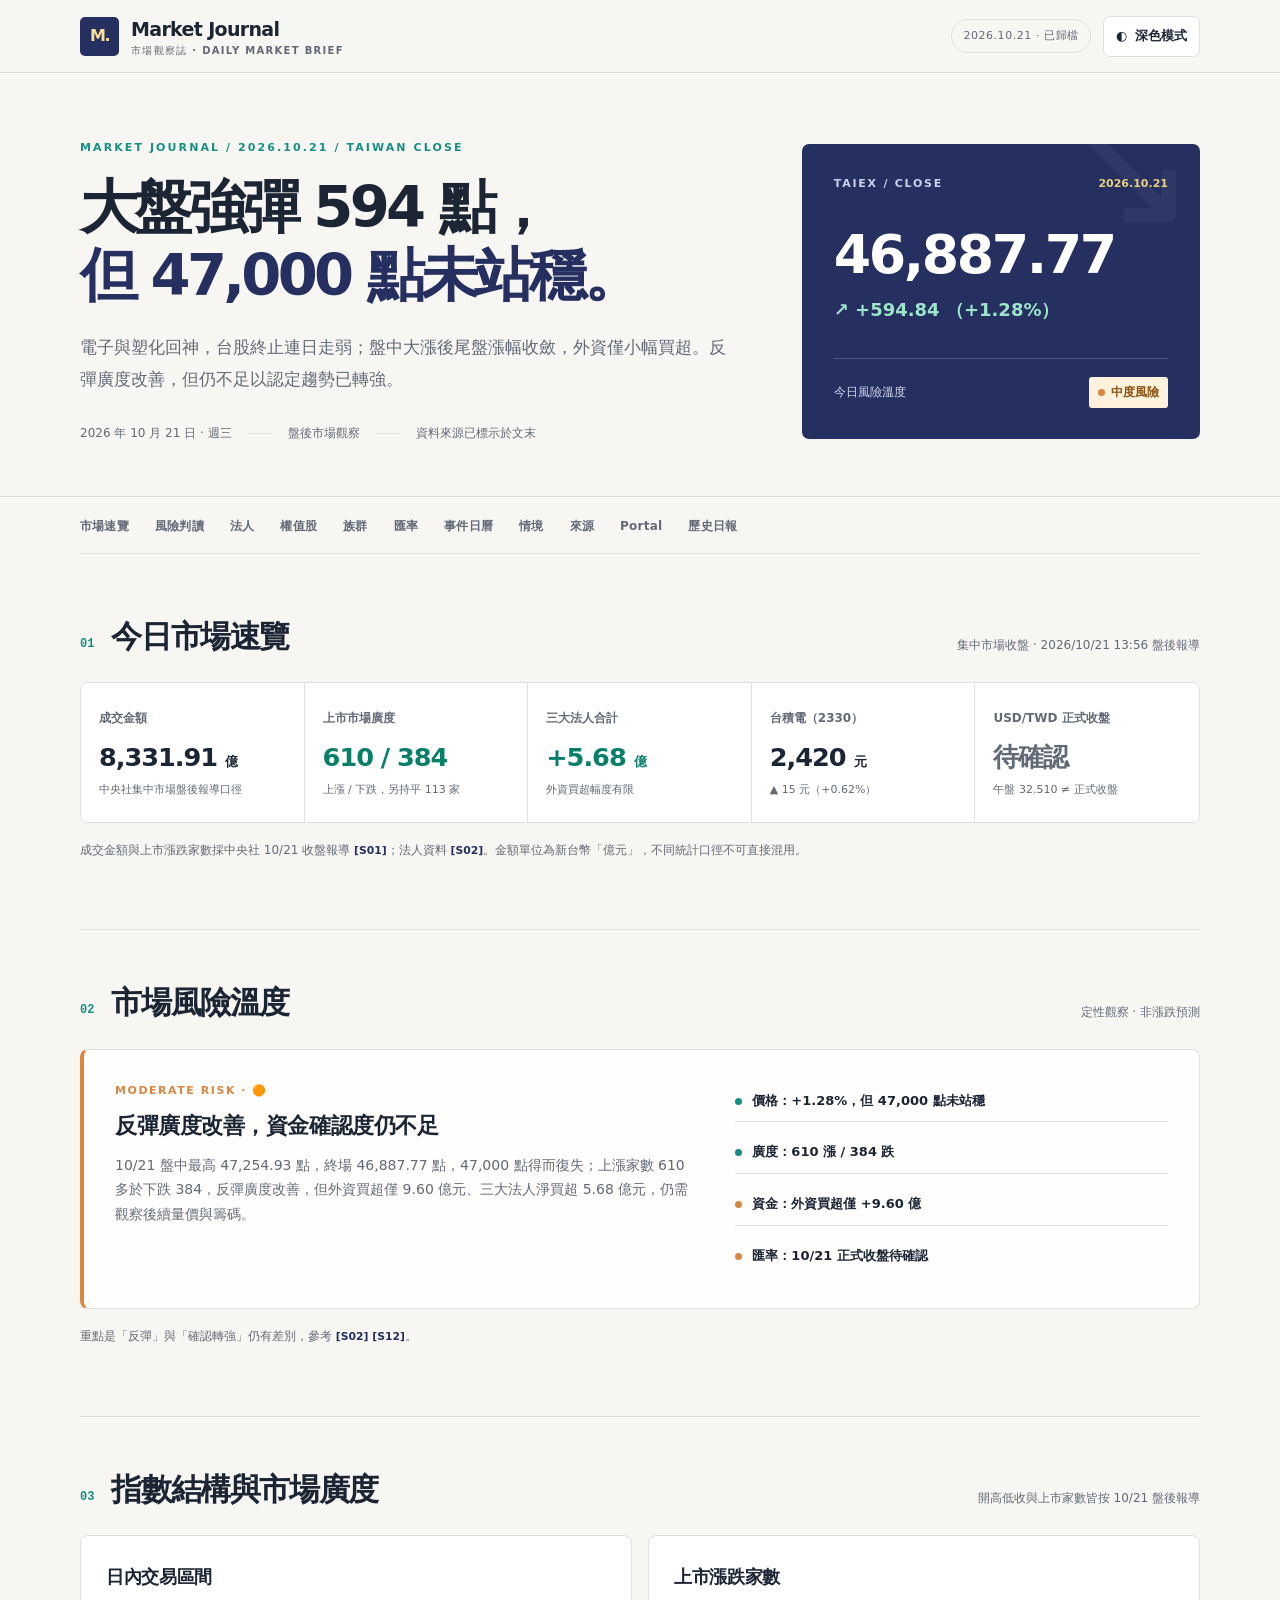
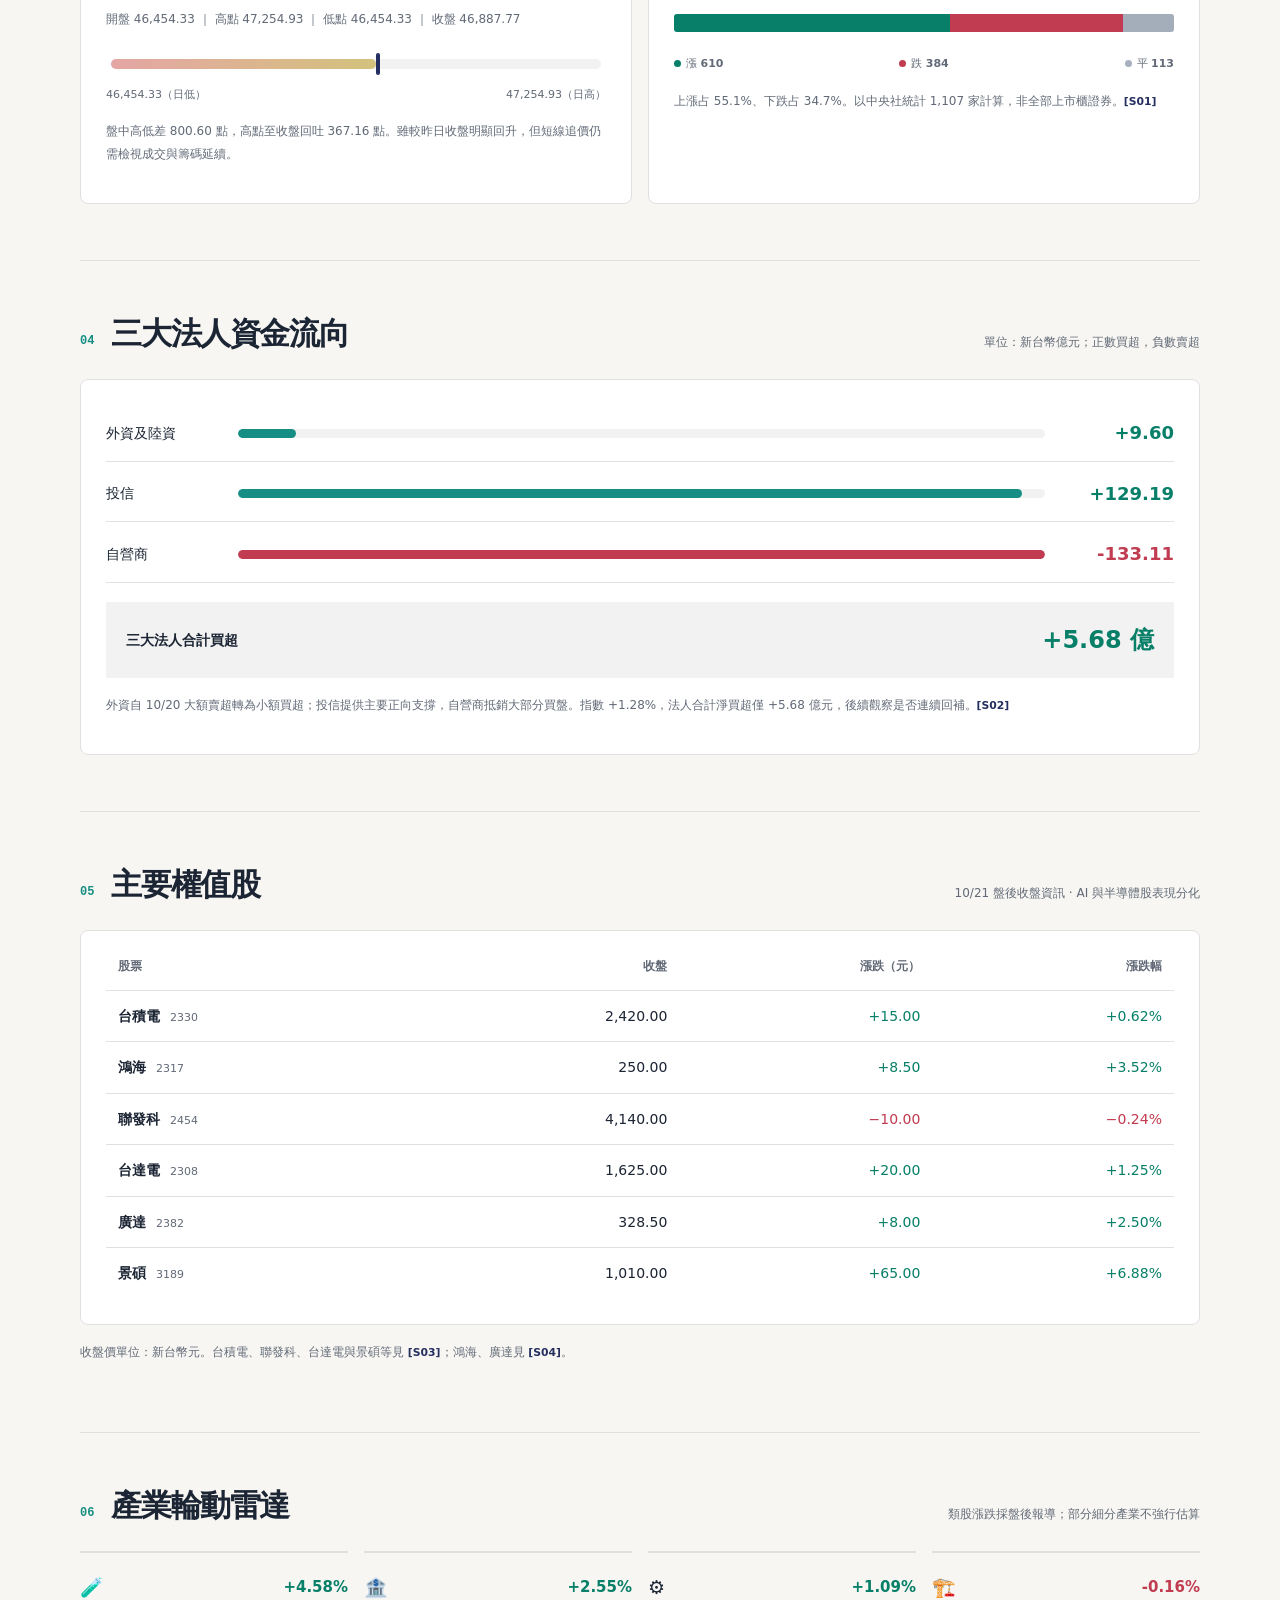
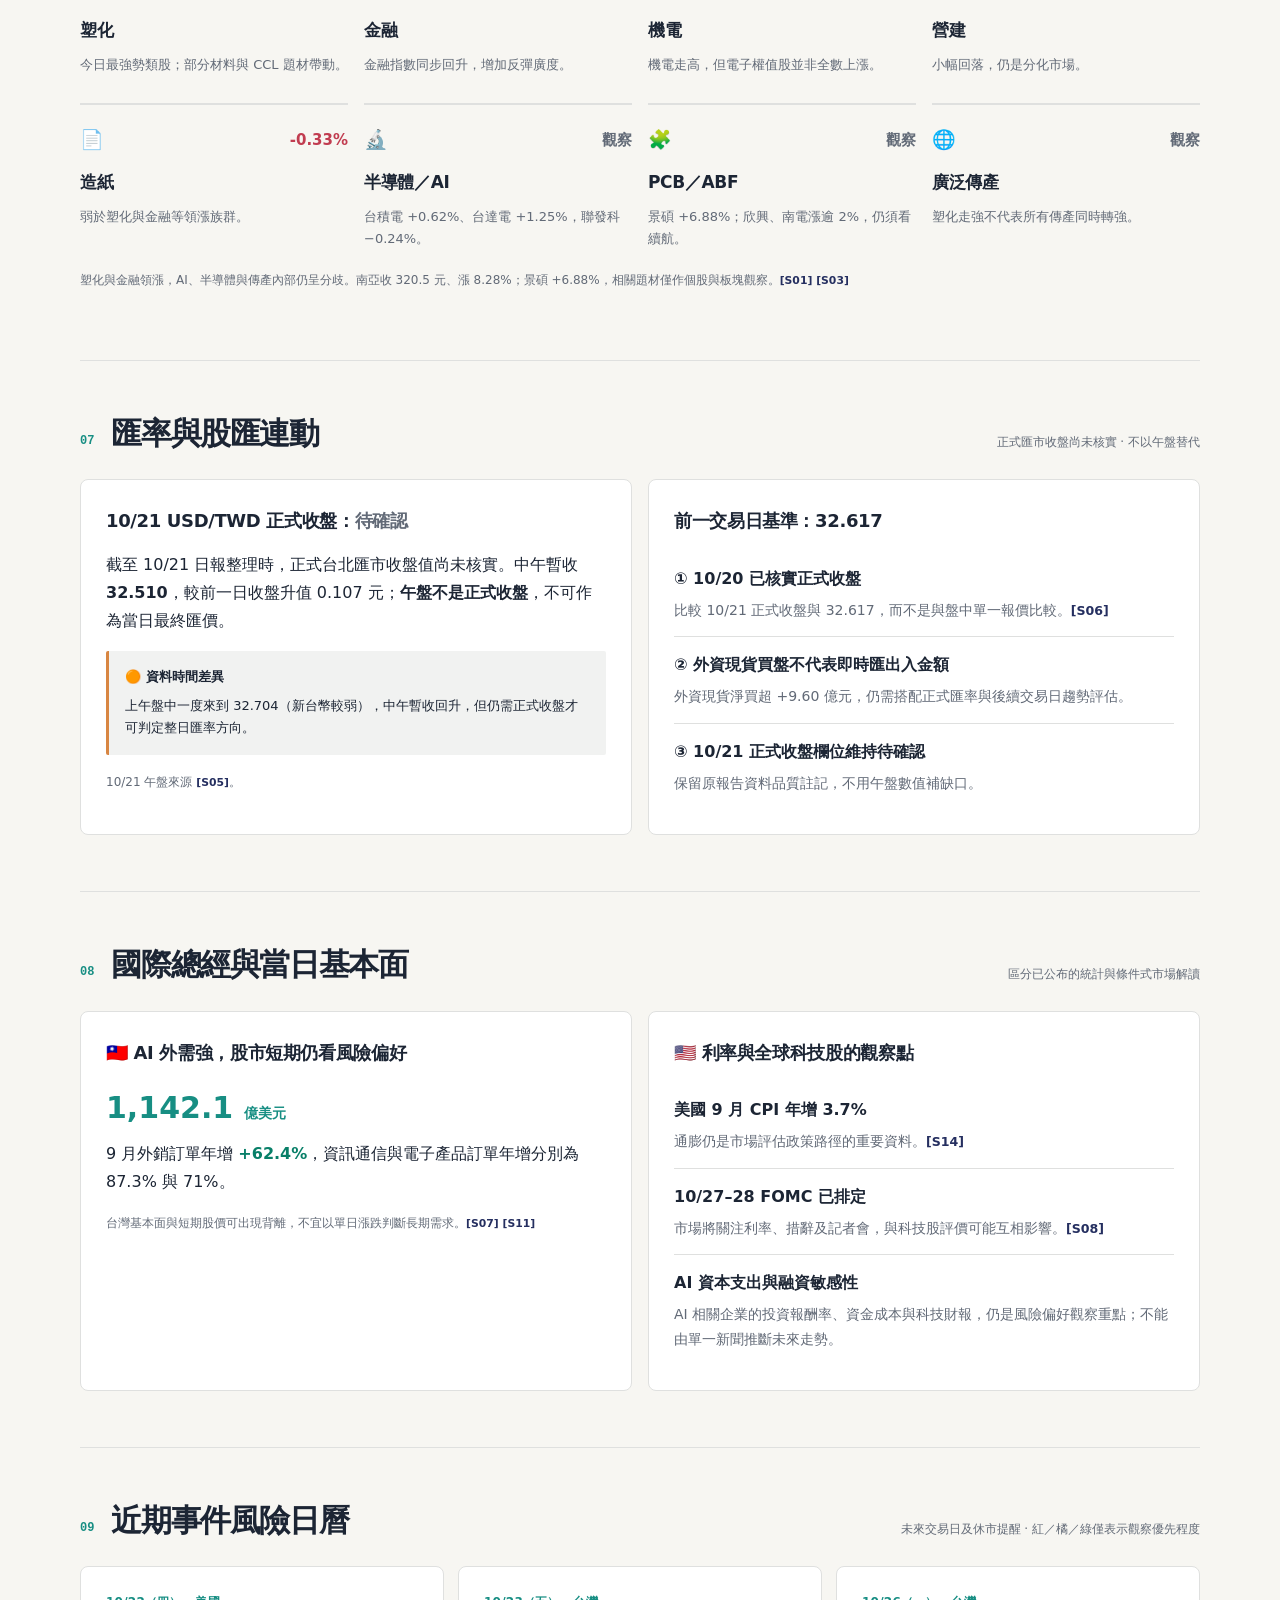
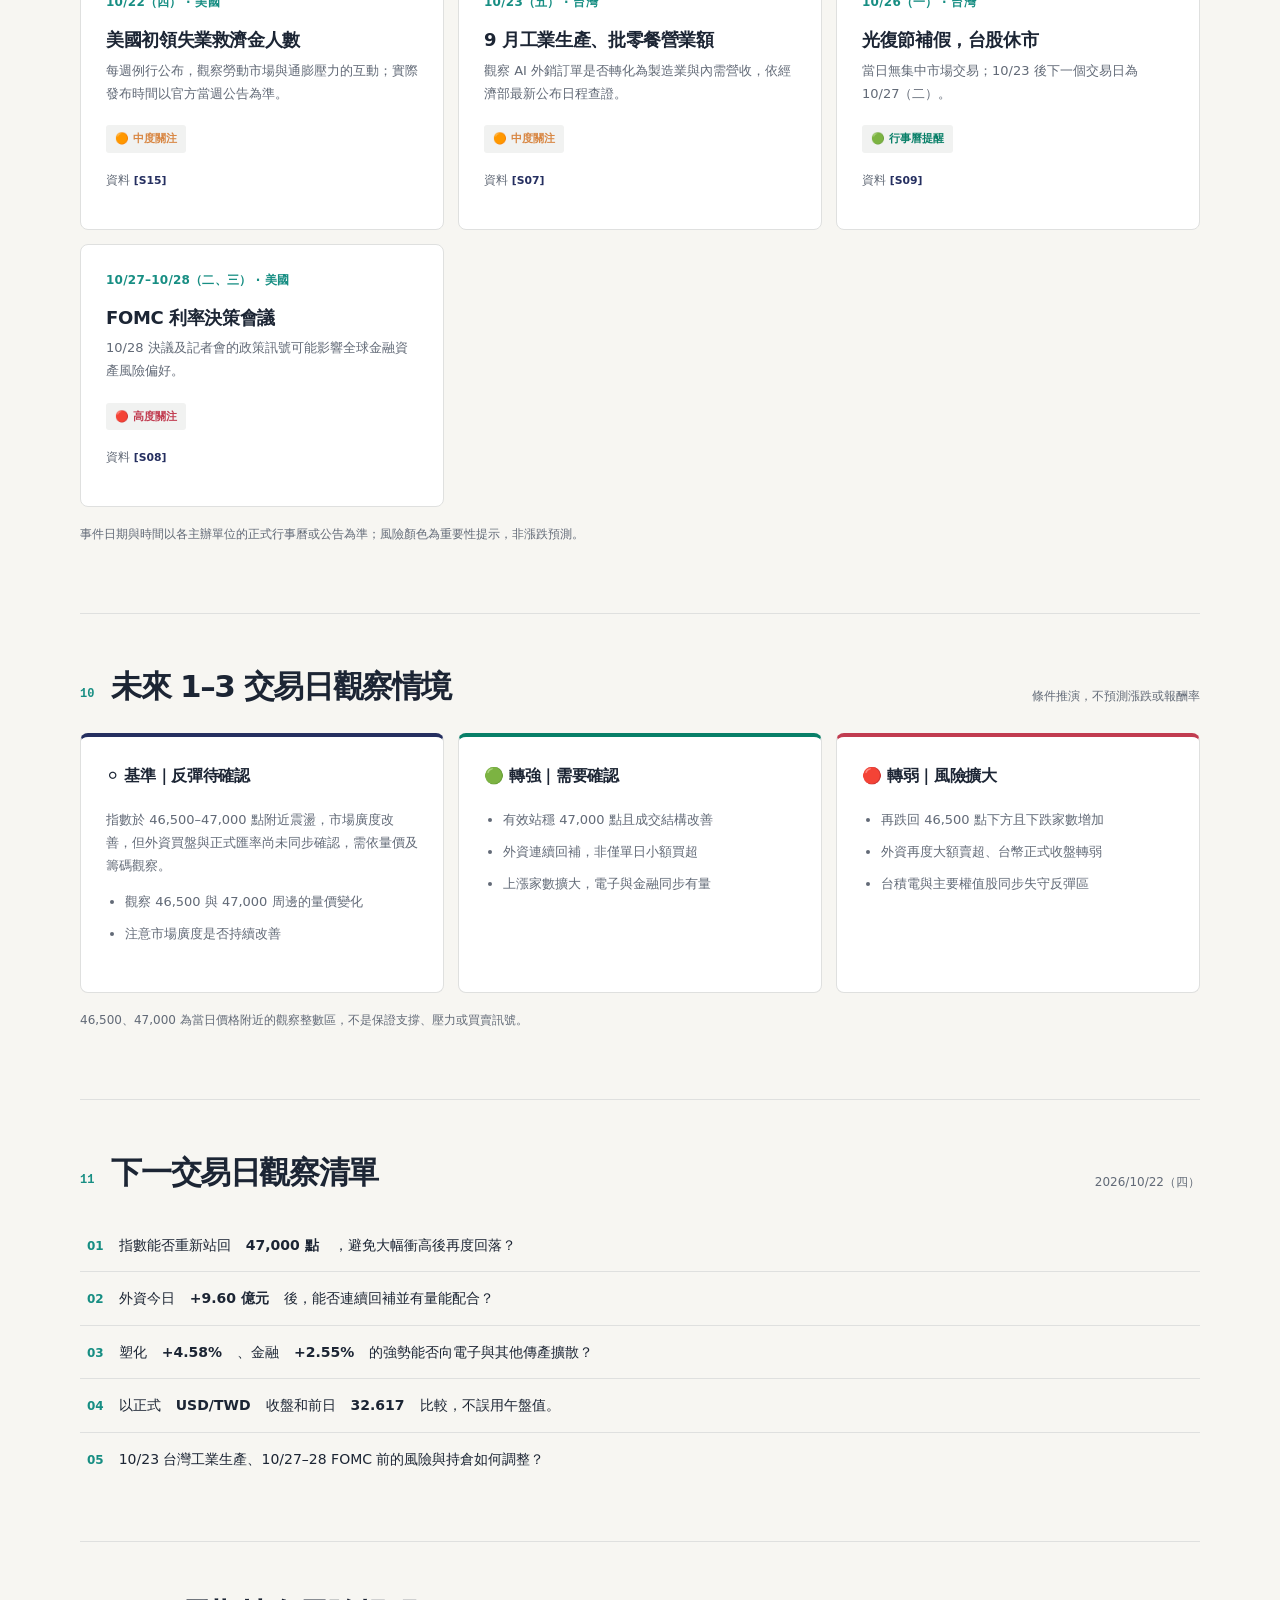
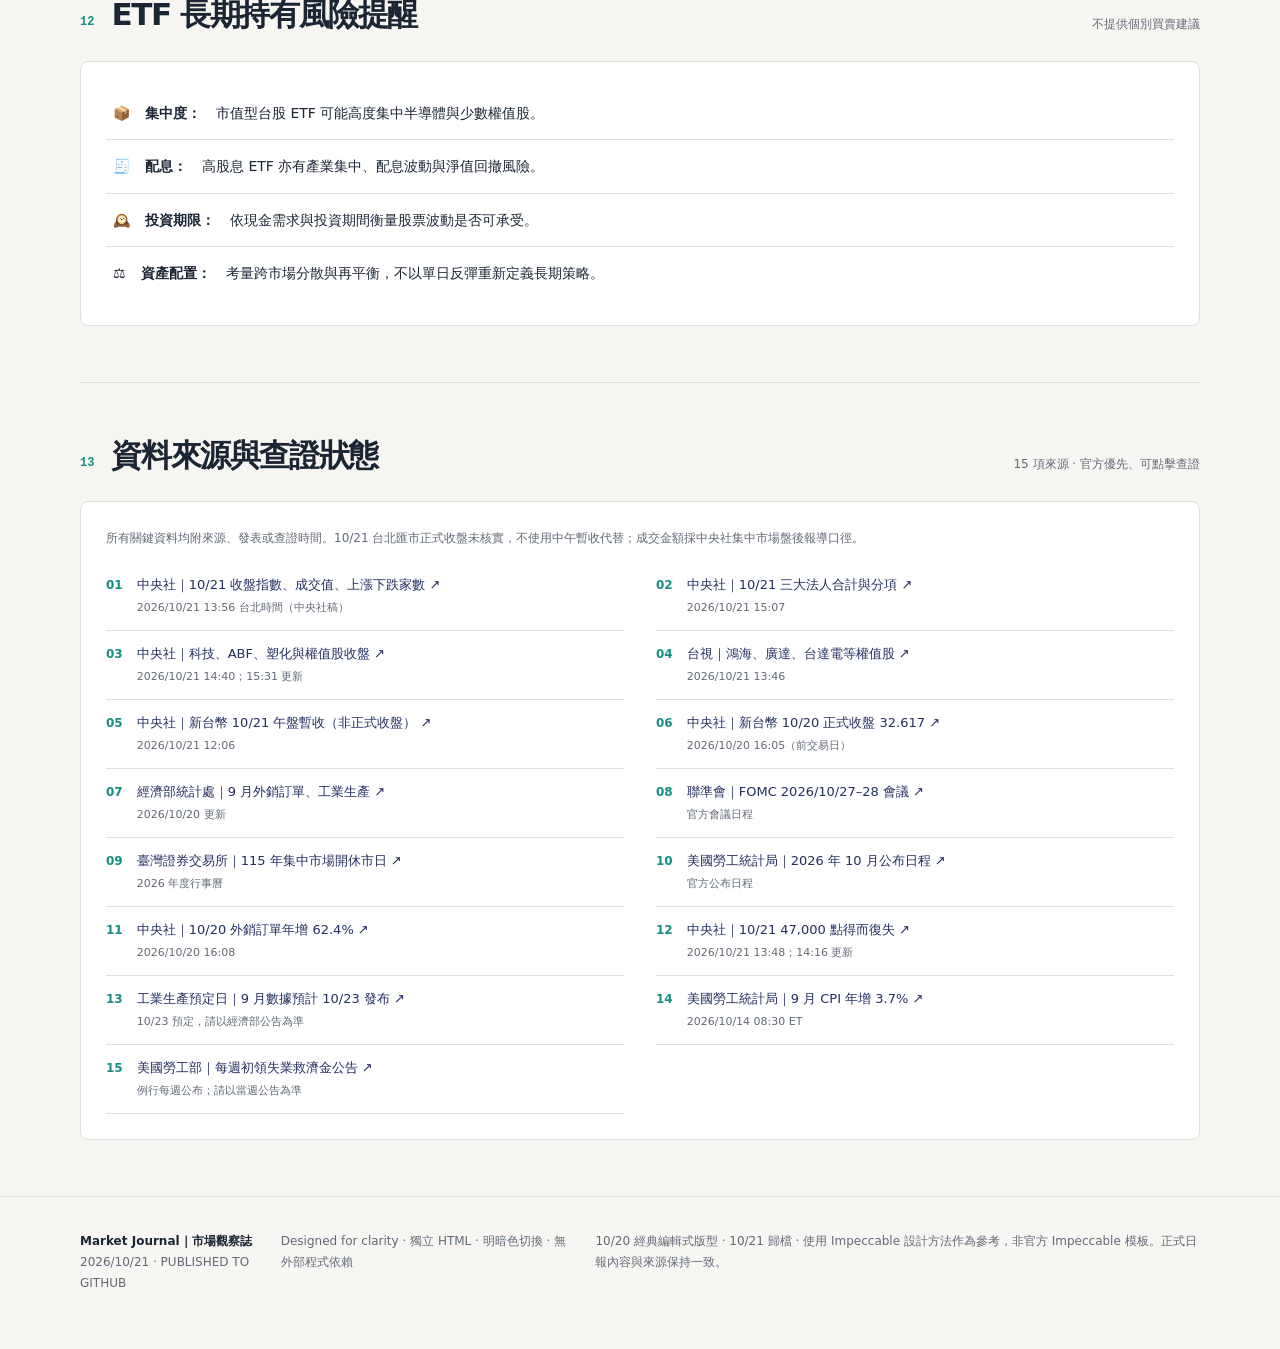
<file: reports/2026-10-21.html>
<!doctype html>



<html data-theme="light" lang="zh-Hant">
<head>
<meta charset="utf-8"/><meta content="width=device-width,initial-scale=1" name="viewport"/><meta content="light dark" name="color-scheme"/>
<meta content="Market Journal 市場觀察誌｜2026/10/21 台股盤後觀察：大盤、法人、產業、匯率、事件與風險情境。" name="description"/>
<title>Market Journal｜2026/10/21 台股盤後觀察</title>
<style>/* Market Journal — editorial interface, informed by Impeccable's design principles */
:root{color-scheme:light;--bg:#f7f6f2;--paper:#fff;--ink:#1c2534;--muted:#626a77;--line:#dfe0df;--soft:#f1f2f1;--navy:#252F60;--navy2:#313D78;--gold:#F6C543;--teal:#178E83;--ice:#438BBE;--orange:#D88642;--red:#c13c50;--green:#087f68;--hero:#252F60;--hero-ink:#fff;--shadow:none}
html[data-theme=dark]{color-scheme:dark;--bg:#121721;--paper:#1b2431;--ink:#f1f2f4;--muted:#aeb8c6;--line:#3b4654;--soft:#252f3d;--navy:#96a8f0;--navy2:#8ba1ed;--gold:#e9bd4d;--teal:#7dd3c6;--ice:#8dc6eb;--orange:#ffbd82;--red:#ff8793;--green:#7ad5ad;--hero:#252F60;--hero-ink:#fff}
*{box-sizing:border-box}html{scroll-behavior:smooth;scroll-padding-top:98px}body{margin:0;color:var(--ink);background:var(--bg);font:16px/1.75 'Noto Sans TC','PingFang TC','Microsoft JhengHei',-apple-system,BlinkMacSystemFont,system-ui,sans-serif;-webkit-font-smoothing:antialiased}a{color:var(--navy);text-decoration:none;text-underline-offset:3px}a:hover{text-decoration:underline}button{font:inherit}a:focus-visible,button:focus-visible{outline:3px solid var(--teal);outline-offset:4px}.shell{width:min(1120px,calc(100% - 56px));margin-inline:auto}
.topbar{position:sticky;top:0;z-index:10;background:color-mix(in srgb,var(--bg) 94%,transparent);backdrop-filter:blur(18px);border-bottom:1px solid var(--line)}.topbar-inner{min-height:72px;display:flex;align-items:center;justify-content:space-between;gap:18px}.brand{display:flex;align-items:center;gap:12px;color:var(--ink);font-size:19px;font-weight:850;letter-spacing:-.035em}.brand-mark{display:grid;place-items:center;width:39px;height:39px;background:#252F60;color:#f9e09a;border-radius:5px;font-size:16px;font-weight:900;letter-spacing:-.1em}.brand small{display:block;color:var(--muted);font-size:10px;font-weight:550;letter-spacing:.13em;margin-top:-4px}.actions{display:flex;align-items:center;gap:12px}.draft-tag{font-size:11px;color:var(--muted);border:1px solid var(--line);padding:6px 11px;border-radius:40px;letter-spacing:.05em}.theme-btn{border:1px solid var(--line);border-radius:7px;padding:8px 12px;background:var(--paper);color:var(--ink);cursor:pointer;display:flex;gap:8px;align-items:center;min-height:41px;font-size:13px;font-weight:650}.theme-btn:hover{border-color:var(--teal)}
.hero{background:var(--bg);padding:65px 0 52px;border-bottom:1px solid var(--line)}.hero-layout{display:grid;grid-template-columns:minmax(0,1.25fr) minmax(325px,.75fr);gap:58px;align-items:center}.hero-story .eyebrow{color:var(--teal);font-size:11px;letter-spacing:.19em;font-weight:750}.hero-story h1{max-width:750px;margin:17px 0 22px;font-weight:850;font-size:clamp(37px,4.5vw,64px);line-height:1.18;letter-spacing:-.065em;text-wrap:balance;color:var(--ink)}.hero-story h1 em{font-style:normal;color:var(--navy)}.hero-story>p{max-width:660px;margin:0;color:var(--muted);font-size:17px;line-height:1.85}.hero-story .hero-meta{display:flex;gap:16px;flex-wrap:wrap;align-items:center;margin-top:28px;font-size:12px;color:var(--muted)}.meta-line{width:24px;height:1px;background:var(--line)}
.market-panel{background:#252F60;color:#fff;padding:30px 32px 31px;min-height:295px;display:flex;flex-direction:column;justify-content:space-between;border-radius:7px;position:relative;overflow:hidden}.market-panel:after{content:'↘';position:absolute;font-size:175px;font-weight:300;line-height:1;top:-65px;right:0;color:rgba(255,255,255,.045);pointer-events:none}.market-panel .panel-top{font-size:11px;color:#c9d2e9;font-weight:750;letter-spacing:.16em;display:flex;justify-content:space-between;gap:10px}.market-panel .panel-top span:last-child{color:#e8cf80;letter-spacing:0}.market-panel .panel-value{font-variant-numeric:tabular-nums;font-size:clamp(38px,4.2vw,55px);line-height:1.1;letter-spacing:-.045em;font-weight:820;white-space:nowrap}.market-panel .panel-delta{font-variant-numeric:tabular-nums;color:#ff9ea8;font-size:18px;font-weight:730;margin-top:10px}.market-panel .panel-bottom{display:flex;justify-content:space-between;align-items:center;gap:10px;border-top:1px solid #4b578a;padding-top:18px;font-size:12px;color:#d3dbeb}.risk-chip{display:inline-flex;align-items:center;gap:6px;background:#fff2f0;color:#ab3445;font-weight:780;border-radius:3px;padding:5px 9px;font-size:12px}.risk-chip:before{content:'';width:7px;height:7px;background:#bf3c4c;border-radius:50%}
.nav-anchors{display:flex;gap:26px;overflow-x:auto;scrollbar-width:none;white-space:nowrap;align-items:center;padding:19px 0 16px;margin:0 0 10px;border-bottom:1px solid var(--line)}.nav-anchors::-webkit-scrollbar{display:none}.nav-anchors a{color:var(--muted);font-size:12px;font-weight:700;letter-spacing:.02em}.nav-anchors a:hover{color:var(--navy)}.section{padding:52px 0 56px;border-bottom:1px solid var(--line)}.section:last-child{border:0}.section-head{margin:0 0 26px;display:grid;grid-template-columns:1fr auto;gap:14px;align-items:end}.section-title-wrap{display:flex;align-items:baseline;gap:17px}.section-index{font-size:12px;font-family:ui-monospace,SFMono-Regular,Consolas,monospace;color:var(--teal);font-weight:800}.section-head h2{font-weight:800;letter-spacing:-.045em;font-size:clamp(24px,2.8vw,31px);margin:0;line-height:1.3}.section-head small{font-size:12px;color:var(--muted);text-align:right}.section p{margin-top:0}.section .note{font-size:12px;line-height:1.9;color:var(--muted);margin-top:16px}.section h3{letter-spacing:-.02em;font-size:18px}.card{background:var(--paper);border:1px solid var(--line);border-radius:8px;padding:25px;min-width:0;box-shadow:none}
.kpis{display:grid;grid-template-columns:repeat(5,minmax(0,1fr));border:1px solid var(--line);background:var(--paper);border-radius:7px;overflow:hidden}.kpi.card{padding:25px 18px 23px;border:0;border-radius:0;border-right:1px solid var(--line)}.kpi:last-child{border-right:0}.kpi .label{color:var(--muted);font-size:12px;white-space:normal;font-weight:650}.kpi .value{font-weight:830;font-variant-numeric:tabular-nums;letter-spacing:-.04em;font-size:clamp(20px,2vw,27px);line-height:1.2;margin:13px 0 8px;overflow-wrap:anywhere}.kpi .value span{font-size:13px!important;letter-spacing:0}.kpi .sub{font-size:11px;color:var(--muted);line-height:1.6}.down{color:var(--red)!important}.up{color:var(--green)!important}.muted{color:var(--muted)!important}
.risk-band{display:grid;grid-template-columns:1.15fr .85fr;gap:35px;background:color-mix(in srgb,var(--paper) 92%,#ffe3e6);border-left:4px solid var(--red);padding:31px}.risk-band .eyebrow{font-size:11px;letter-spacing:.14em;font-weight:800}.risk-band h3{font-size:22px;line-height:1.4;margin:11px 0}.risk-band p{margin-bottom:0;color:var(--muted);font-size:14px}.risk-list{display:grid;align-content:center;gap:10px}.risk-item{padding:9px 0;border-bottom:1px solid var(--line);font-size:13px;font-weight:650;display:flex;gap:10px;align-items:center}.risk-item:last-child{border:0}.risk-dot{display:inline-block;width:7px;height:7px;border-radius:50%;background:var(--red);flex-shrink:0}
.two-col{display:grid;grid-template-columns:repeat(2,minmax(0,1fr));gap:16px}.minihead{font-size:17px;margin:0 0 14px}.range{position:relative;margin:28px 5px 16px;height:10px;border-radius:12px;background:var(--soft);overflow:visible}.range-fill{height:100%;background:linear-gradient(90deg,#e5a6a5,#d3c27c);border-radius:20px}.range-marker{position:absolute;top:-6px;width:4px;height:22px;background:var(--navy);border-radius:2px}.range-labels,.breadth-key{display:flex;justify-content:space-between;gap:10px;color:var(--muted);font-size:11px}.breadth-bar{height:18px;display:flex;overflow:hidden;border-radius:3px;background:var(--soft);margin:22px 0}.breadth-bar span:nth-child(1){background:var(--green);width:24.95%}.breadth-bar span:nth-child(2){background:var(--red);width:64.47%}.breadth-bar span:nth-child(3){background:#a4adba;width:10.58%}.breadth-key{flex-wrap:wrap}.key-dot{display:inline-block;width:7px;height:7px;border-radius:50%;margin-right:5px}
.inst-list{display:grid;gap:4px}.inst-row{display:grid;grid-template-columns:115px minmax(0,1fr) 112px;align-items:center;gap:17px;padding:12px 0;border-bottom:1px solid var(--line);font-size:14px}.inst-row strong{text-align:right;font-variant-numeric:tabular-nums;font-size:18px}.bar-track{height:9px;background:var(--soft);border-radius:8px;overflow:hidden}.bar{display:block;height:100%;border-radius:8px}.bar.neg{background:var(--red)}.bar.pos{background:var(--teal)}.total{display:flex;align-items:center;justify-content:space-between;gap:10px;background:var(--soft);margin-top:19px;padding:17px 20px;font-size:14px;font-weight:700}.total strong{font-size:24px;font-variant-numeric:tabular-nums}
.table-scroll{overflow-x:auto}.table-scroll table{width:100%;border-collapse:collapse;white-space:nowrap;text-align:left;font-size:14px}.table-scroll th{font-size:12px;color:var(--muted);font-weight:680;padding:0 12px 13px;border-bottom:1px solid var(--line)}.table-scroll td{border-bottom:1px solid var(--line);padding:13px 12px}.table-scroll tr:last-child td{border:0}.num{font-variant-numeric:tabular-nums;text-align:right}.ticker{font-size:11px;color:var(--muted);padding-left:10px}
.sector-grid{display:grid;grid-template-columns:repeat(4,minmax(0,1fr));gap:24px 16px}.sector{min-width:0;padding:18px 0 3px;border-top:2px solid var(--line)}.sector-top{display:flex;align-items:center;justify-content:space-between;gap:10px}.sector-ico{font-size:19px}.sector .change{font-size:15px;font-weight:800;font-variant-numeric:tabular-nums}.sector h3{margin:12px 0 8px;font-size:17px}.sector p{margin:0;color:var(--muted);font-size:13px;line-height:1.7}.fact-list{display:grid;gap:0}.fact{padding:14px 0;border-bottom:1px solid var(--line)}.fact:last-child{border:0}.fact strong{font-weight:760}.fact p{font-size:14px;color:var(--muted);margin:5px 0 0}.callout.warn{border-left:3px solid var(--orange);padding:15px 16px;background:var(--soft);border-radius:2px;font-size:13px}.callout.warn p{margin:6px 0 0}
.event-grid{display:grid;grid-template-columns:repeat(3,minmax(0,1fr));gap:14px}.event{position:relative;display:flex;flex-direction:column;align-items:flex-start;gap:7px}.event .date{color:var(--teal);font-size:12px;font-weight:780;letter-spacing:.02em}.event h3{line-height:1.42;margin:7px 0 0}.event p{font-size:13px;color:var(--muted)}.event .note{margin-top:auto;padding-top:9px}.tag{font-size:11px;font-weight:780;border-radius:3px;padding:4px 9px;background:var(--soft)}.tag.high{color:var(--red)}.tag.medium{color:var(--orange)}.tag.low{color:var(--green)}
.scenarios{display:grid;grid-template-columns:repeat(3,minmax(0,1fr));gap:14px}.scenario{border-top:4px solid var(--navy);min-height:260px}.scenario.upside{border-top-color:var(--green)}.scenario.downside{border-top-color:var(--red)}.scenario h3{font-size:16px;margin:0 0 18px}.scenario p,.scenario li{font-size:13px;line-height:1.78;color:var(--muted)}.scenario ul{padding-left:19px;margin:8px 0}.scenario li+li{margin-top:9px}
.checks{display:grid;gap:0}.check{border-bottom:1px solid var(--line);padding:14px 7px;display:flex;align-items:baseline;gap:15px;font-size:14px}.check:last-child{border:0}.check b{color:var(--teal);font-size:12px;font-variant-numeric:tabular-nums}.source-list{list-style:none;margin:0;padding:0;display:grid;grid-template-columns:repeat(2,minmax(0,1fr));gap:0 32px}.source-list li{border-bottom:1px solid var(--line);display:flex;gap:14px;align-items:baseline;padding:12px 0;font-size:13px}.source-num{color:var(--teal);font-size:12px;font-weight:730;font-variant-numeric:tabular-nums}.source-list li small{display:block;color:var(--muted);font-size:11px;padding-top:2px}.footer{border-top:1px solid var(--line);padding:34px 0 55px;color:var(--muted);font-size:12px}.footer-inner{display:flex;justify-content:space-between;gap:20px}.footer strong{color:var(--ink)}
@media(max-width:1080px){.kpis{grid-template-columns:repeat(3,minmax(0,1fr))}.kpi:nth-child(3){border-right:0}.kpi:nth-child(-n+3){border-bottom:1px solid var(--line)}.event-grid{grid-template-columns:repeat(2,minmax(0,1fr))}.sector-grid{grid-template-columns:repeat(3,minmax(0,1fr))}}
@media(max-width:780px){.shell{width:min(100% - 34px,650px)}.topbar-inner{min-height:62px}.brand{font-size:17px}.brand-mark{width:35px;height:35px}.draft-tag{display:none}.hero{padding:40px 0 28px}.hero-layout{grid-template-columns:1fr;gap:26px}.hero-story h1{font-size:clamp(35px,8vw,49px)}.hero-story>p{font-size:15px}.market-panel{min-height:235px;padding:24px;gap:18px}.market-panel .panel-value{font-size:48px}.section{padding:38px 0 43px}.section-head{grid-template-columns:1fr;gap:5px}.section-head small{text-align:left}.section-title-wrap{gap:10px}.section-head h2{font-size:25px}.kpis{grid-template-columns:repeat(2,minmax(0,1fr))}.kpi:nth-child(3){border-right:1px solid var(--line)}.kpi:nth-child(even){border-right:0}.kpi:nth-child(-n+4){border-bottom:1px solid var(--line)}.risk-band{grid-template-columns:1fr;gap:15px;padding:22px}.two-col{grid-template-columns:1fr}.sector-grid,.scenarios{grid-template-columns:repeat(2,minmax(0,1fr))}.event-grid{grid-template-columns:1fr}.source-list{grid-template-columns:1fr}.footer-inner{flex-direction:column}.inst-row{grid-template-columns:90px minmax(0,1fr) 90px;gap:9px;font-size:12px}.inst-row strong{font-size:15px}}
@media(max-width:520px){.shell{width:calc(100% - 28px)}.topbar-inner{gap:10px}.theme-btn .theme-label{display:none}.theme-btn{padding:9px 12px}.brand{font-size:16px}.brand small{font-size:9px}.hero-story h1{font-size:37px}.market-panel .panel-value{font-size:42px}.market-panel{min-height:225px}.nav-anchors{gap:20px}.section-head h2{font-size:23px}.sector-grid,.scenarios{grid-template-columns:1fr}.card{padding:18px}.kpi.card{padding:18px 13px}.kpi .value{font-size:23px}.section .note{font-size:12px}.inst-row{grid-template-columns:82px minmax(0,1fr) 85px;gap:6px}.total{padding:14px;gap:10px}.total strong{font-size:19px}}
@media(prefers-reduced-motion:reduce){html{scroll-behavior:auto}*{animation-duration:.01ms!important;transition-duration:.01ms!important}}

/* 10/21 medium-risk semantics, while keeping 10/20 layout unchanged */
.risk-chip.medium{background:#fff2dc;color:#895313}.risk-chip.medium:before{background:#d88642}
.risk-band.medium{border-left-color:var(--orange);background:color-mix(in srgb,var(--paper) 96%,#ffeec8)}
.risk-band.medium .risk-dot{background:var(--orange)}
.panel-delta{color:#9ee6cb}.ref-source{font-size:.9em;font-weight:750;white-space:nowrap}
@media(max-width:760px){.event-grid{grid-template-columns:1fr}.event.card{min-height:0}}
</style>
<script>(function(){try{var t=localStorage.getItem('market-journal-theme');if(t==='dark'||t==='light')document.documentElement.dataset.theme=t;else if(window.matchMedia('(prefers-color-scheme: dark)').matches)document.documentElement.dataset.theme='dark'}catch(e){}})();</script>
<meta content="Market Journal UI 概念版：依 Impeccable 設計原則重構資訊層級，完整保留 2026/10/20 盤後分析內容。" name="description"/></head>
<body>
<header class="topbar"><div class="shell topbar-inner"><a aria-label="回到 Market Journal Portal 首頁" class="brand" href="../index.html"><span class="brand-mark">M.</span><div>Market Journal<small>市場觀察誌 · DAILY MARKET BRIEF</small></div></a><div class="actions"><span class="draft-tag">2026.10.21 · 已歸檔</span><button aria-label="切換深淺色模式" class="theme-btn" data-theme-toggle="" type="button"><span class="theme-icon">◐</span> <span class="theme-label">深色模式</span></button></div></div></header>
<section class="hero"><div class="shell hero-layout"><div class="hero-story"><div class="eyebrow">MARKET JOURNAL / 2026.10.21 / TAIWAN CLOSE</div><h1>大盤強彈 594 點，<br/><em>但 47,000 點未站穩。</em></h1><p>電子與塑化回神，台股終止連日走弱；盤中大漲後尾盤漲幅收斂，外資僅小幅買超。反彈廣度改善，但仍不足以認定趨勢已轉強。</p><div class="hero-meta"><span>2026 年 10 月 21 日 · 週三</span><span class="meta-line"></span><span>盤後市場觀察</span><span class="meta-line"></span><span>資料來源已標示於文末</span></div></div><aside aria-label="今日加權指數與風險" class="market-panel"><div class="panel-top"><span>TAIEX / CLOSE</span><span>2026.10.21</span></div><div><div class="panel-value">46,887.77</div><div class="panel-delta" style="color:#9ee6cb">↗ +594.84 （+1.28%）</div></div><div class="panel-bottom"><span>今日風險溫度</span><span class="risk-chip medium">中度風險</span></div></aside></div></section>
<main class="shell">
<div aria-label="頁內導覽" class="nav-anchors"><a href="#overview">市場速覽</a><a href="#risk">風險判讀</a><a href="#institutions">法人</a><a href="#stocks">權值股</a><a href="#sectors">族群</a><a href="#fx">匯率</a><a href="#calendar">事件日曆</a><a href="#scenarios">情境</a><a href="#sources">來源</a><a href="../index.html">Portal</a><a href="../archive.html">歷史日報</a></div>
<section class="section" id="overview"><div class="section-head"><div class="section-title-wrap"><span class="section-index">01</span><h2>今日市場速覽</h2></div><small>集中市場收盤 · 2026/10/21 13:56 盤後報導</small></div><div class="kpis"><article class="card kpi"><div class="label">成交金額</div><div class="value">8,331.91 <span style="font-size:14px">億</span></div><div class="sub">中央社集中市場盤後報導口徑</div></article><article class="card kpi"><div class="label">上市市場廣度</div><div class="value up">610 / 384</div><div class="sub">上漲 / 下跌，另持平 113 家</div></article><article class="card kpi"><div class="label">三大法人合計</div><div class="value up">+5.68 <span style="font-size:14px">億</span></div><div class="sub">外資買超幅度有限</div></article><article class="card kpi"><div class="label">台積電（2330）</div><div class="value">2,420 <span style="font-size:14px">元</span></div><div class="sub">▲ 15 元（+0.62%）</div></article><article class="card kpi"><div class="label">USD/TWD 正式收盤</div><div class="value muted">待確認</div><div class="sub">午盤 32.510 ≠ 正式收盤</div></article></div><p class="note">成交金額與上市漲跌家數採中央社 10/21 收盤報導 <a class="ref-source" href="#S01">[S01]</a>；法人資料 <a class="ref-source" href="#S02">[S02]</a>。金額單位為新台幣「億元」，不同統計口徑不可直接混用。</p></section>
<section class="section" id="risk"><div class="section-head"><div class="section-title-wrap"><span class="section-index">02</span><h2>市場風險溫度</h2></div><small>定性觀察 · 非漲跌預測</small></div><div class="card risk-band medium"><div><div class="eyebrow" style="color:var(--orange)">MODERATE RISK · 🟠</div><h3>反彈廣度改善，資金確認度仍不足</h3><p>10/21 盤中最高 47,254.93 點，終場 46,887.77 點，47,000 點得而復失；上漲家數 610 多於下跌 384，反彈廣度改善，但外資買超僅 9.60 億元、三大法人淨買超 5.68 億元，仍需觀察後續量價與籌碼。</p></div><div class="risk-list"><div class="risk-item"><i class="risk-dot" style="background:var(--teal)"></i>價格：+1.28%，但 47,000 點未站穩</div><div class="risk-item"><i class="risk-dot" style="background:var(--teal)"></i>廣度：610 漲 / 384 跌</div><div class="risk-item"><i class="risk-dot" style="background:var(--orange)"></i>資金：外資買超僅 +9.60 億</div><div class="risk-item"><i class="risk-dot" style="background:var(--orange)"></i>匯率：10/21 正式收盤待確認</div></div></div><p class="note">重點是「反彈」與「確認轉強」仍有差別，參考 <a class="ref-source" href="#S02">[S02]</a> <a class="ref-source" href="#S12">[S12]</a>。</p></section>
<section class="section" id="structure"><div class="section-head"><div class="section-title-wrap"><span class="section-index">03</span><h2>指數結構與市場廣度</h2></div><small>開高低收與上市家數皆按 10/21 盤後報導</small></div><div class="two-col"><div class="card"><h3 class="minihead">日內交易區間</h3><p class="note">開盤 46,454.33 ｜ 高點 47,254.93 ｜ 低點 46,454.33 ｜ 收盤 46,887.77</p><div class="range"><div class="range-fill" style="width:54.14%"></div><span class="range-marker" style="left:54.14%" title="收盤 46,887.77"></span></div><div class="range-labels"><span>46,454.33（日低）</span><span>47,254.93（日高）</span></div><p class="note">盤中高低差 800.60 點，高點至收盤回吐 367.16 點。雖較昨日收盤明顯回升，但短線追價仍需檢視成交與籌碼延續。</p></div><div class="card"><h3 class="minihead">上市漲跌家數</h3><div aria-label="上漲610、下跌384、持平113" class="breadth-bar"><span style="width:55.10%"></span><span style="width:34.69%"></span><span style="width:10.21%"></span></div><div class="breadth-key"><span><i class="key-dot" style="background:var(--green)"></i>漲 <strong>610</strong></span><span><i class="key-dot" style="background:var(--red)"></i>跌 <strong>384</strong></span><span><i class="key-dot" style="background:#A6B0BE"></i>平 <strong>113</strong></span></div><p class="note">上漲占 55.1%、下跌占 34.7%。以中央社統計 1,107 家計算，非全部上市櫃證券。<a class="ref-source" href="#S01">[S01]</a></p></div></div></section>
<section class="section" id="institutions"><div class="section-head"><div class="section-title-wrap"><span class="section-index">04</span><h2>三大法人資金流向</h2></div><small>單位：新台幣億元；正數買超，負數賣超</small></div><div class="card"><div class="inst-list"><div class="inst-row"><span>外資及陸資</span><div class="bar-track"><span class="bar pos" style="width:7.2%"></span></div><strong class="up">+9.60</strong></div><div class="inst-row"><span>投信</span><div class="bar-track"><span class="bar pos" style="width:97.1%"></span></div><strong class="up">+129.19</strong></div><div class="inst-row"><span>自營商</span><div class="bar-track"><span class="bar neg" style="width:100.0%"></span></div><strong class="down">-133.11</strong></div></div><div class="total"><span>三大法人合計買超</span><strong class="up">+5.68 億</strong></div><p class="note">外資自 10/20 大額賣超轉為小額買超；投信提供主要正向支撐，自營商抵銷大部分買盤。指數 +1.28%，法人合計淨買超僅 +5.68 億元，後續觀察是否連續回補。<a class="ref-source" href="#S02">[S02]</a></p></div></section>
<section class="section" id="stocks"><div class="section-head"><div class="section-title-wrap"><span class="section-index">05</span><h2>主要權值股</h2></div><small>10/21 盤後收盤資訊 · AI 與半導體股表現分化</small></div><div class="card table-scroll"><table><thead><tr><th>股票</th><th class="num">收盤</th><th class="num">漲跌（元）</th><th class="num">漲跌幅</th></tr></thead><tbody><tr><td><strong>台積電</strong><span class="ticker">2330</span></td><td class="num">2,420.00</td><td class="num up">+15.00</td><td class="num up">+0.62%</td></tr><tr><td><strong>鴻海</strong><span class="ticker">2317</span></td><td class="num">250.00</td><td class="num up">+8.50</td><td class="num up">+3.52%</td></tr><tr><td><strong>聯發科</strong><span class="ticker">2454</span></td><td class="num">4,140.00</td><td class="num down">−10.00</td><td class="num down">−0.24%</td></tr><tr><td><strong>台達電</strong><span class="ticker">2308</span></td><td class="num">1,625.00</td><td class="num up">+20.00</td><td class="num up">+1.25%</td></tr><tr><td><strong>廣達</strong><span class="ticker">2382</span></td><td class="num">328.50</td><td class="num up">+8.00</td><td class="num up">+2.50%</td></tr><tr><td><strong>景碩</strong><span class="ticker">3189</span></td><td class="num">1,010.00</td><td class="num up">+65.00</td><td class="num up">+6.88%</td></tr></tbody></table></div><p class="note">收盤價單位：新台幣元。台積電、聯發科、台達電與景碩等見 <a class="ref-source" href="#S03">[S03]</a>；鴻海、廣達見 <a class="ref-source" href="#S04">[S04]</a>。</p></section>
<section class="section" id="sectors"><div class="section-head"><div class="section-title-wrap"><span class="section-index">06</span><h2>產業輪動雷達</h2></div><small>類股漲跌採盤後報導；部分細分產業不強行估算</small></div><div class="sector-grid"><article class="sector"><div class="sector-top"><span class="sector-ico">🧪</span><span class="change up">+4.58%</span></div><h3>塑化</h3><p>今日最強勢類股；部分材料與 CCL 題材帶動。</p></article><article class="sector"><div class="sector-top"><span class="sector-ico">🏦</span><span class="change up">+2.55%</span></div><h3>金融</h3><p>金融指數同步回升，增加反彈廣度。</p></article><article class="sector"><div class="sector-top"><span class="sector-ico">⚙️</span><span class="change up">+1.09%</span></div><h3>機電</h3><p>機電走高，但電子權值股並非全數上漲。</p></article><article class="sector"><div class="sector-top"><span class="sector-ico">🏗️</span><span class="change down">-0.16%</span></div><h3>營建</h3><p>小幅回落，仍是分化市場。</p></article><article class="sector"><div class="sector-top"><span class="sector-ico">📄</span><span class="change down">-0.33%</span></div><h3>造紙</h3><p>弱於塑化與金融等領漲族群。</p></article><article class="sector"><div class="sector-top"><span class="sector-ico">🔬</span><span class="change muted">觀察</span></div><h3>半導體／AI</h3><p>台積電 +0.62%、台達電 +1.25%，聯發科 −0.24%。</p></article><article class="sector"><div class="sector-top"><span class="sector-ico">🧩</span><span class="change muted">觀察</span></div><h3>PCB／ABF</h3><p>景碩 +6.88%；欣興、南電漲逾 2%，仍須看續航。</p></article><article class="sector"><div class="sector-top"><span class="sector-ico">🌐</span><span class="change muted">觀察</span></div><h3>廣泛傳產</h3><p>塑化走強不代表所有傳產同時轉強。</p></article></div><p class="note">塑化與金融領漲，AI、半導體與傳產內部仍呈分歧。南亞收 320.5 元、漲 8.28%；景碩 +6.88%，相關題材僅作個股與板塊觀察。<a class="ref-source" href="#S01">[S01]</a> <a class="ref-source" href="#S03">[S03]</a></p></section>
<section class="section" id="fx"><div class="section-head"><div class="section-title-wrap"><span class="section-index">07</span><h2>匯率與股匯連動</h2></div><small>正式匯市收盤尚未核實 · 不以午盤替代</small></div><div class="two-col"><div class="card"><h3 class="minihead">10/21 USD/TWD 正式收盤：<span class="muted">待確認</span></h3><p>截至 10/21 日報整理時，正式台北匯市收盤值尚未核實。中午暫收 <strong>32.510</strong>，較前一日收盤升值 0.107 元；<strong>午盤不是正式收盤</strong>，不可作為當日最終匯價。</p><div class="callout warn"><strong>🟠 資料時間差異</strong><p>上午盤中一度來到 32.704（新台幣較弱），中午暫收回升，但仍需正式收盤才可判定整日匯率方向。</p></div><p class="note">10/21 午盤來源 <a class="ref-source" href="#S05">[S05]</a>。</p></div><div class="card"><h3 class="minihead">前一交易日基準：32.617</h3><div class="fact-list"><div class="fact"><strong>① 10/20 已核實正式收盤</strong><p>比較 10/21 正式收盤與 32.617，而不是與盤中單一報價比較。<a class="ref-source" href="#S06">[S06]</a></p></div><div class="fact"><strong>② 外資現貨買盤不代表即時匯出入金額</strong><p>外資現貨淨買超 +9.60 億元，仍需搭配正式匯率與後續交易日趨勢評估。</p></div><div class="fact"><strong>③ 10/21 正式收盤欄位維持待確認</strong><p>保留原報告資料品質註記，不用午盤數值補缺口。</p></div></div></div></div></section>
<section class="section" id="macro"><div class="section-head"><div class="section-title-wrap"><span class="section-index">08</span><h2>國際總經與當日基本面</h2></div><small>區分已公布的統計與條件式市場解讀</small></div><div class="two-col"><div class="card"><h3 class="minihead">🇹🇼 AI 外需強，股市短期仍看風險偏好</h3><div style="font-size:30px;font-weight:900;color:var(--teal)">1,142.1 <small style="font-size:14px">億美元</small></div><p style="margin:5px 0">9 月外銷訂單年增 <strong class="up">+62.4%</strong>，資訊通信與電子產品訂單年增分別為 87.3% 與 71%。</p><p class="note">台灣基本面與短期股價可出現背離，不宜以單日漲跌判斷長期需求。<a class="ref-source" href="#S07">[S07]</a> <a class="ref-source" href="#S11">[S11]</a></p></div><div class="card"><h3 class="minihead">🇺🇸 利率與全球科技股的觀察點</h3><div class="fact-list"><div class="fact"><strong>美國 9 月 CPI 年增 3.7%</strong><p>通膨仍是市場評估政策路徑的重要資料。<a class="ref-source" href="#S14">[S14]</a></p></div><div class="fact"><strong>10/27–28 FOMC 已排定</strong><p>市場將關注利率、措辭及記者會，與科技股評價可能互相影響。<a class="ref-source" href="#S08">[S08]</a></p></div><div class="fact"><strong>AI 資本支出與融資敏感性</strong><p>AI 相關企業的投資報酬率、資金成本與科技財報，仍是風險偏好觀察重點；不能由單一新聞推斷未來走勢。</p></div></div></div></div></section>
<section class="section" id="calendar"><div class="section-head"><div class="section-title-wrap"><span class="section-index">09</span><h2>近期事件風險日曆</h2></div><small>未來交易日及休市提醒 · 紅／橘／綠僅表示觀察優先程度</small></div><div class="event-grid"><article class="card event"><span class="date">10/22（四） · 美國</span><h3>美國初領失業救濟金人數</h3><p>每週例行公布，觀察勞動市場與通膨壓力的互動；實際發布時間以官方當週公告為準。</p><span class="tag medium">🟠 中度關注</span><p class="note">資料 <a class="ref-source" href="#S15">[S15]</a></p></article><article class="card event"><span class="date">10/23（五） · 台灣</span><h3>9 月工業生產、批零餐營業額</h3><p>觀察 AI 外銷訂單是否轉化為製造業與內需營收，依經濟部最新公布日程查證。</p><span class="tag medium">🟠 中度關注</span><p class="note">資料 <a class="ref-source" href="#S07">[S07]</a></p></article><article class="card event"><span class="date">10/26（一） · 台灣</span><h3>光復節補假，台股休市</h3><p>當日無集中市場交易；10/23 後下一個交易日為 10/27（二）。</p><span class="tag low">🟢 行事曆提醒</span><p class="note">資料 <a class="ref-source" href="#S09">[S09]</a></p></article><article class="card event"><span class="date">10/27–10/28（二、三） · 美國</span><h3>FOMC 利率決策會議</h3><p>10/28 決議及記者會的政策訊號可能影響全球金融資產風險偏好。</p><span class="tag high">🔴 高度關注</span><p class="note">資料 <a class="ref-source" href="#S08">[S08]</a></p></article></div><p class="note">事件日期與時間以各主辦單位的正式行事曆或公告為準；風險顏色為重要性提示，非漲跌預測。</p></section>
<section class="section" id="scenarios"><div class="section-head"><div class="section-title-wrap"><span class="section-index">10</span><h2>未來 1–3 交易日觀察情境</h2></div><small>條件推演，不預測漲跌或報酬率</small></div><div class="scenarios"><article class="card scenario"><h3>⚪ 基準｜反彈待確認</h3><p>指數於 46,500–47,000 點附近震盪，市場廣度改善，但外資買盤與正式匯率尚未同步確認，需依量價及籌碼觀察。</p><ul><li>觀察 46,500 與 47,000 周邊的量價變化</li><li>注意市場廣度是否持續改善</li></ul></article><article class="card scenario upside"><h3>🟢 轉強｜需要確認</h3><ul><li>有效站穩 47,000 點且成交結構改善</li><li>外資連續回補，非僅單日小額買超</li><li>上漲家數擴大，電子與金融同步有量</li></ul></article><article class="card scenario downside"><h3>🔴 轉弱｜風險擴大</h3><ul><li>再跌回 46,500 點下方且下跌家數增加</li><li>外資再度大額賣超、台幣正式收盤轉弱</li><li>台積電與主要權值股同步失守反彈區</li></ul></article></div><p class="note">46,500、47,000 為當日價格附近的觀察整數區，不是保證支撐、壓力或買賣訊號。</p></section>
<section class="section" id="watch"><div class="section-head"><div class="section-title-wrap"><span class="section-index">11</span><h2>下一交易日觀察清單</h2></div><small>2026/10/22（四）</small></div><div class="checks"><div class="check"><b>01</b>指數能否重新站回 <strong>47,000 點</strong>，避免大幅衝高後再度回落？</div><div class="check"><b>02</b>外資今日 <strong>+9.60 億元</strong>後，能否連續回補並有量能配合？</div><div class="check"><b>03</b>塑化 <strong>+4.58%</strong>、金融 <strong>+2.55%</strong> 的強勢能否向電子與其他傳產擴散？</div><div class="check"><b>04</b>以正式 <strong>USD/TWD</strong> 收盤和前日 <strong>32.617</strong> 比較，不誤用午盤值。</div><div class="check"><b>05</b>10/23 台灣工業生產、10/27–28 FOMC 前的風險與持倉如何調整？</div></div></section>
<section class="section" id="etf"><div class="section-head"><div class="section-title-wrap"><span class="section-index">12</span><h2>ETF 長期持有風險提醒</h2></div><small>不提供個別買賣建議</small></div><div class="card"><div class="checks"><div class="check">📦 <strong>集中度：</strong>市值型台股 ETF 可能高度集中半導體與少數權值股。</div><div class="check">🧾 <strong>配息：</strong>高股息 ETF 亦有產業集中、配息波動與淨值回撤風險。</div><div class="check">🕰️ <strong>投資期限：</strong>依現金需求與投資期間衡量股票波動是否可承受。</div><div class="check">⚖️ <strong>資產配置：</strong>考量跨市場分散與再平衡，不以單日反彈重新定義長期策略。</div></div></div></section>
<section class="section" id="sources"><div class="section-head"><div class="section-title-wrap"><span class="section-index">13</span><h2>資料來源與查證狀態</h2></div><small>15 項來源 · 官方優先、可點擊查證</small></div><div class="card"><p class="note" style="margin-top:0">所有關鍵資料均附來源、發表或查證時間。10/21 台北匯市正式收盤未核實，不使用中午暫收代替；成交金額採中央社集中市場盤後報導口徑。</p><ol class="source-list"><li id="S01"><span class="source-num">01</span><div><a href="https://tw.stock.yahoo.com/news/%E5%8F%B0%E5%8C%97%E8%82%A1%E5%B8%82-%E6%BC%B2594-84%E9%BB%9E-055601491.html" rel="noopener noreferrer" target="_blank">中央社｜10/21 收盤指數、成交值、上漲下跌家數 ↗</a><small>2026/10/21 13:56 台北時間（中央社稿）</small></div></li><li id="S02"><span class="source-num">02</span><div><a href="https://www.cna.com.tw/news/afe/202610210165.aspx" rel="noopener noreferrer" target="_blank">中央社｜10/21 三大法人合計與分項 ↗</a><small>2026/10/21 15:07</small></div></li><li id="S03"><span class="source-num">03</span><div><a href="https://www.cna.com.tw/news/afe/202610210150.aspx" rel="noopener noreferrer" target="_blank">中央社｜科技、ABF、塑化與權值股收盤 ↗</a><small>2026/10/21 14:40；15:31 更新</small></div></li><li id="S04"><span class="source-num">04</span><div><a href="https://news.ttv.com.tw/news/11510210002000W" rel="noopener noreferrer" target="_blank">台視｜鴻海、廣達、台達電等權值股 ↗</a><small>2026/10/21 13:46</small></div></li><li id="S05"><span class="source-num">05</span><div><a href="https://www.cna.com.tw/news/afe/202610210092.aspx" rel="noopener noreferrer" target="_blank">中央社｜新台幣 10/21 午盤暫收（非正式收盤） ↗</a><small>2026/10/21 12:06</small></div></li><li id="S06"><span class="source-num">06</span><div><a href="https://www.cna.com.tw/list/axr.aspx" rel="noopener noreferrer" target="_blank">中央社｜新台幣 10/20 正式收盤 32.617 ↗</a><small>2026/10/20 16:05（前交易日）</small></div></li><li id="S07"><span class="source-num">07</span><div><a href="https://www.moea.gov.tw/mns/dos/home/Home.aspx" rel="noopener noreferrer" target="_blank">經濟部統計處｜9 月外銷訂單、工業生產 ↗</a><small>2026/10/20 更新</small></div></li><li id="S08"><span class="source-num">08</span><div><a href="https://www.federalreserve.gov/monetarypolicy.htm" rel="noopener noreferrer" target="_blank">聯準會｜FOMC 2026/10/27–28 會議 ↗</a><small>官方會議日程</small></div></li><li id="S09"><span class="source-num">09</span><div><a href="https://accessibility.twse.com.tw/zh/trading/holiday.html" rel="noopener noreferrer" target="_blank">臺灣證券交易所｜115 年集中市場開休市日 ↗</a><small>2026 年度行事曆</small></div></li><li id="S10"><span class="source-num">10</span><div><a href="https://www.bls.gov/schedule/2026/" rel="noopener noreferrer" target="_blank">美國勞工統計局｜2026 年 10 月公布日程 ↗</a><small>官方公布日程</small></div></li><li id="S11"><span class="source-num">11</span><div><a href="https://www.cna.com.tw/news/afe/202610200208.aspx" rel="noopener noreferrer" target="_blank">中央社｜10/20 外銷訂單年增 62.4% ↗</a><small>2026/10/20 16:08</small></div></li><li id="S12"><span class="source-num">12</span><div><a href="https://www.cna.com.tw/news/afe/202610210122.aspx" rel="noopener noreferrer" target="_blank">中央社｜10/21 47,000 點得而復失 ↗</a><small>2026/10/21 13:48；14:16 更新</small></div></li><li id="S13"><span class="source-num">13</span><div><a href="https://tradingeconomics.com/taiwan/industrial-production" rel="noopener noreferrer" target="_blank">工業生產預定日｜9 月數據預計 10/23 發布 ↗</a><small>10/23 預定，請以經濟部公告為準</small></div></li><li id="S14"><span class="source-num">14</span><div><a href="https://www.bls.gov/news.release/archives/cpi_10142026.htm" rel="noopener noreferrer" target="_blank">美國勞工統計局｜9 月 CPI 年增 3.7% ↗</a><small>2026/10/14 08:30 ET</small></div></li><li id="S15"><span class="source-num">15</span><div><a href="https://www.dol.gov/index.php/newsroom/releases" rel="noopener noreferrer" target="_blank">美國勞工部｜每週初領失業救濟金公告 ↗</a><small>例行每週公布；請以當週公告為準</small></div></li></ol></div></section>
</main><footer class="footer"><div class="shell footer-inner"><div><strong>Market Journal｜市場觀察誌</strong><br/>2026/10/21 · PUBLISHED TO GITHUB</div><div>Designed for clarity · 獨立 HTML · 明暗色切換 · 無外部程式依賴</div><div>10/20 經典編輯式版型 · 10/21 歸檔 · 使用 Impeccable 設計方法作為參考，非官方 Impeccable 模板。正式日報內容與來源保持一致。</div></div></footer>
<script id="market-journal-data" type="application/json">{"date":"2026-10-21","title":"Market Journal｜台股每日盤後觀察","trading_day":true,"market_state":"反彈但未確認轉強","risk_level":"medium","taiex":{"close":46887.77,"change_points":594.84,"change_pct":1.28,"open":46454.33,"high":47254.93,"low":46454.33,"turnover_100m_twd":8331.91,"turnover_scope":"中央社集中市場收盤新聞","advancers":610,"decliners":384,"unchanged":113},"institutions":{"foreign_100m_twd":9.6,"investment_trust_100m_twd":129.19,"dealers_100m_twd":-133.11,"total_100m_twd":5.68},"usd_twd":null,"usd_twd_status":"2026-10-21 正式收盤尚待確認；12:00 暫收32.510，不可當收盤","usd_twd_previous_close":32.617,"next_trading_day":"2026-10-22","stock_prices":[{"name":"台積電","ticker":"2330","close":2420.0,"change":15.0,"change_pct":0.62},{"name":"鴻海","ticker":"2317","close":250.0,"change":8.5,"change_pct":3.52},{"name":"聯發科","ticker":"2454","close":4140.0,"change":-10.0,"change_pct":-0.24},{"name":"台達電","ticker":"2308","close":1625.0,"change":20.0,"change_pct":1.25},{"name":"廣達","ticker":"2382","close":328.5,"change":8.0,"change_pct":2.5},{"name":"景碩","ticker":"3189","close":1010.0,"change":65.0,"change_pct":6.88}],"sources":[{"id":"S01","title":"中央社｜10/21 收盤指數、成交值、上漲下跌家數","url":"https://tw.stock.yahoo.com/news/%E5%8F%B0%E5%8C%97%E8%82%A1%E5%B8%82-%E6%BC%B2594-84%E9%BB%9E-055601491.html","published":"2026/10/21 13:56 台北時間（中央社稿）"},{"id":"S02","title":"中央社｜10/21 三大法人合計與分項","url":"https://www.cna.com.tw/news/afe/202610210165.aspx","published":"2026/10/21 15:07"},{"id":"S03","title":"中央社｜科技、ABF、塑化與權值股收盤","url":"https://www.cna.com.tw/news/afe/202610210150.aspx","published":"2026/10/21 14:40；15:31 更新"},{"id":"S04","title":"台視｜鴻海、廣達、台達電等權值股","url":"https://news.ttv.com.tw/news/11510210002000W","published":"2026/10/21 13:46"},{"id":"S05","title":"中央社｜新台幣 10/21 午盤暫收（非正式收盤）","url":"https://www.cna.com.tw/news/afe/202610210092.aspx","published":"2026/10/21 12:06"},{"id":"S06","title":"中央社｜新台幣 10/20 正式收盤 32.617","url":"https://www.cna.com.tw/list/axr.aspx","published":"2026/10/20 16:05（前交易日）"},{"id":"S07","title":"經濟部統計處｜9 月外銷訂單、工業生產","url":"https://www.moea.gov.tw/mns/dos/home/Home.aspx","published":"2026/10/20 更新"},{"id":"S08","title":"聯準會｜FOMC 2026/10/27–28 會議","url":"https://www.federalreserve.gov/monetarypolicy.htm","published":"官方會議日程"},{"id":"S09","title":"臺灣證券交易所｜115 年集中市場開休市日","url":"https://accessibility.twse.com.tw/zh/trading/holiday.html","published":"2026 年度行事曆"},{"id":"S10","title":"美國勞工統計局｜2026 年 10 月公布日程","url":"https://www.bls.gov/schedule/2026/","published":"官方公布日程"},{"id":"S11","title":"中央社｜10/20 外銷訂單年增 62.4%","url":"https://www.cna.com.tw/news/afe/202610200208.aspx","published":"2026/10/20 16:08"},{"id":"S12","title":"中央社｜10/21 47,000 點得而復失","url":"https://www.cna.com.tw/news/afe/202610210122.aspx","published":"2026/10/21 13:48；14:16 更新"},{"id":"S13","title":"工業生產預定日｜9 月數據預計 10/23 發布","url":"https://tradingeconomics.com/taiwan/industrial-production","published":"10/23 預定，請以經濟部公告為準"},{"id":"S14","title":"美國勞工統計局｜9 月 CPI 年增 3.7%","url":"https://www.bls.gov/news.release/archives/cpi_10142026.htm","published":"2026/10/14 08:30 ET"},{"id":"S15","title":"美國勞工部｜每週初領失業救濟金公告","url":"https://www.dol.gov/index.php/newsroom/releases","published":"例行每週公布；請以當週公告為準"}],"quality_notes":["匯率當日正式收盤尚未核實，未填入午盤值","成交值採中央社集中市場報導口徑，不與其他統計口徑混用","所有情境僅為條件式觀察，不是價格預測"]}</script>
<script>(function(){var b=document.querySelector('[data-theme-toggle]');function sync(){var d=document.documentElement.dataset.theme==='dark';b.querySelector('.theme-icon').textContent=d?'☀':'◐';b.querySelector('.theme-label').textContent=d?'淺色模式':'深色模式';b.setAttribute('aria-pressed',String(d));}b.addEventListener('click',function(){var next=document.documentElement.dataset.theme==='dark'?'light':'dark';document.documentElement.dataset.theme=next;try{localStorage.setItem('market-journal-theme',next)}catch(e){}sync()});sync()})();</script>
</body></html>
</file>
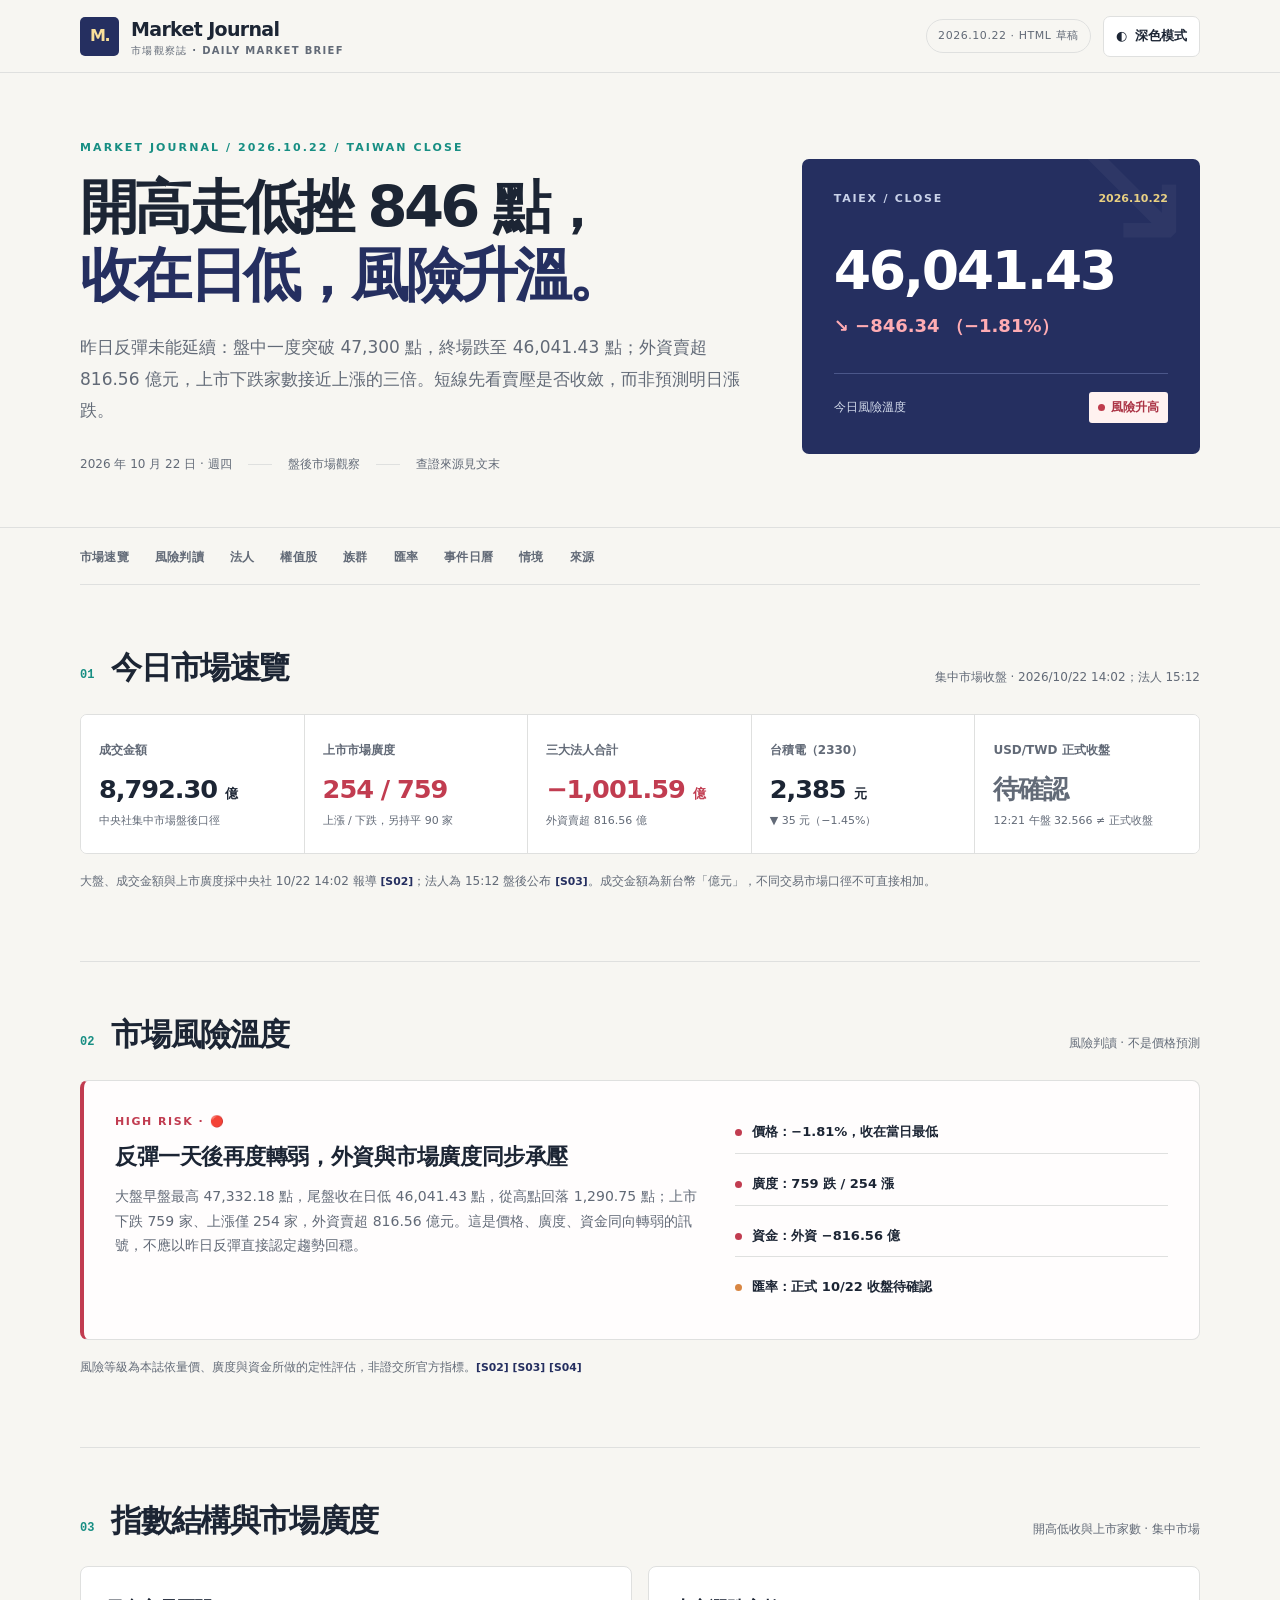
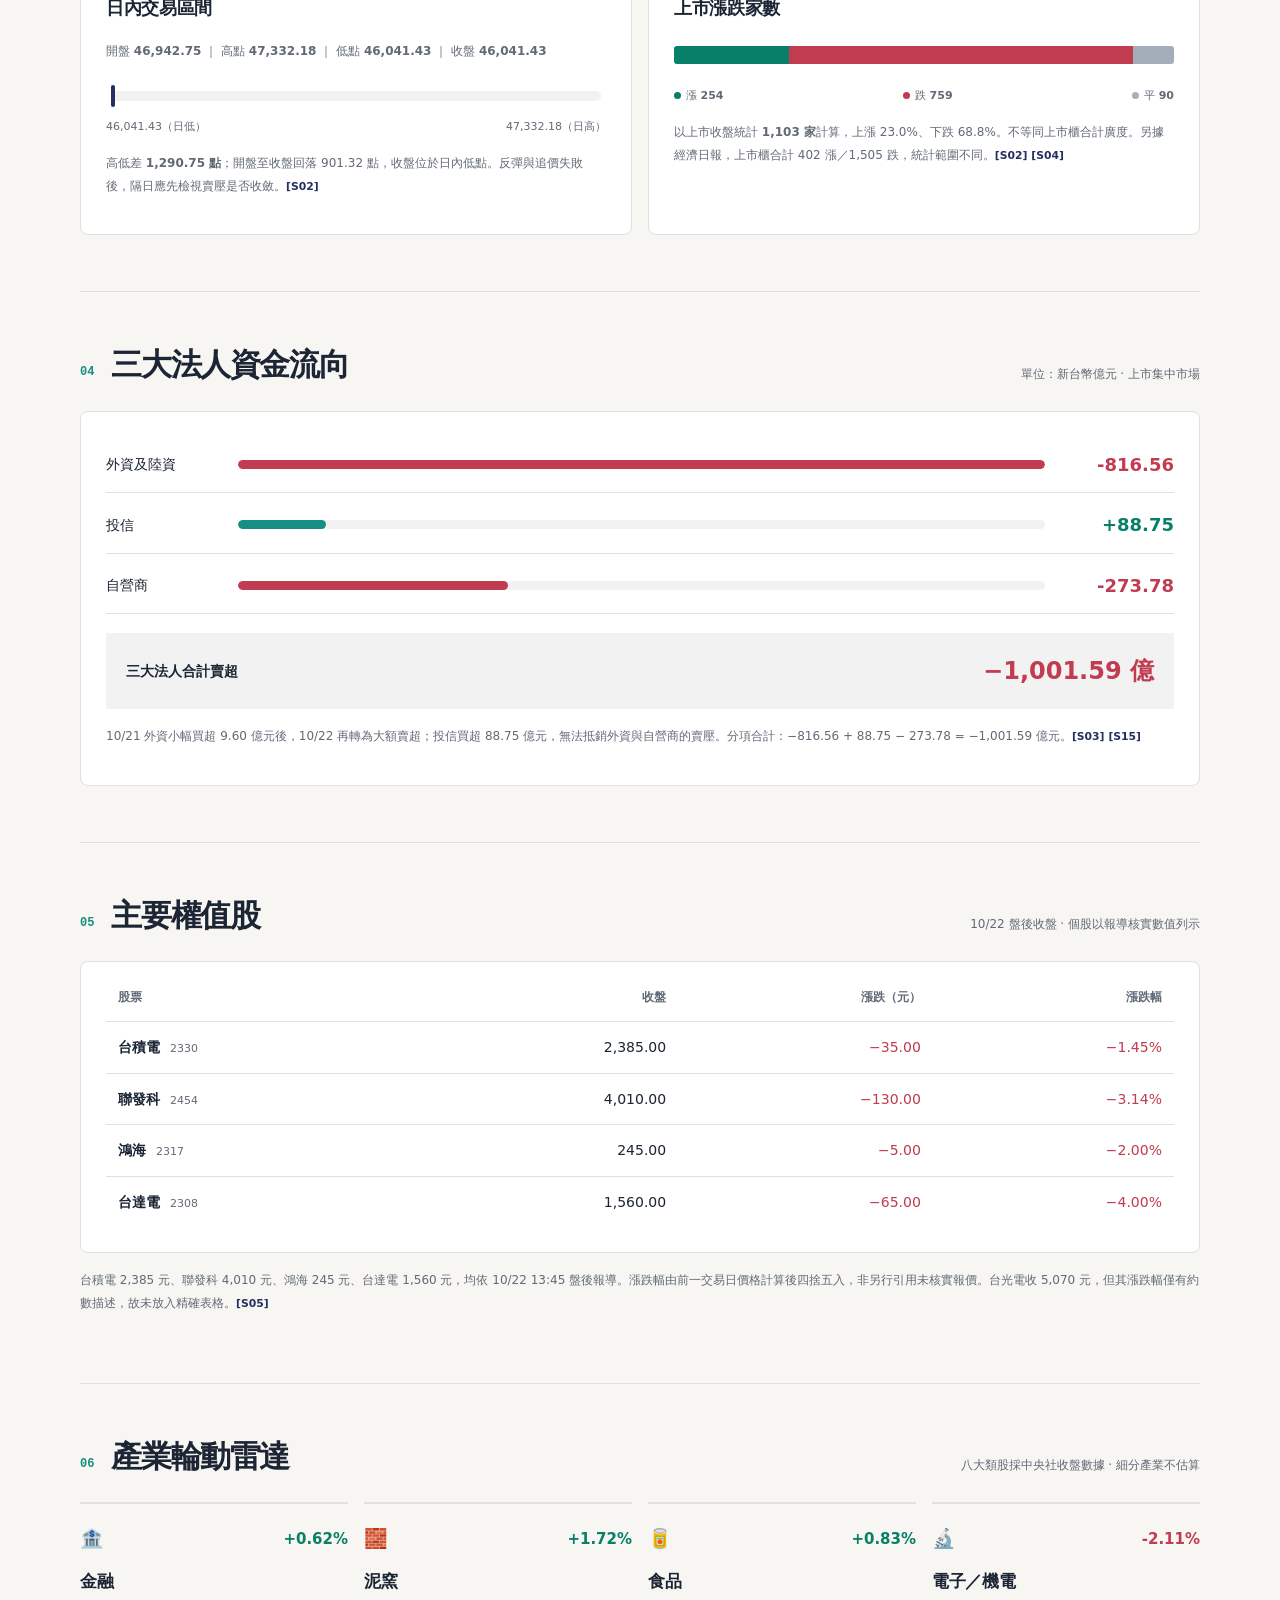
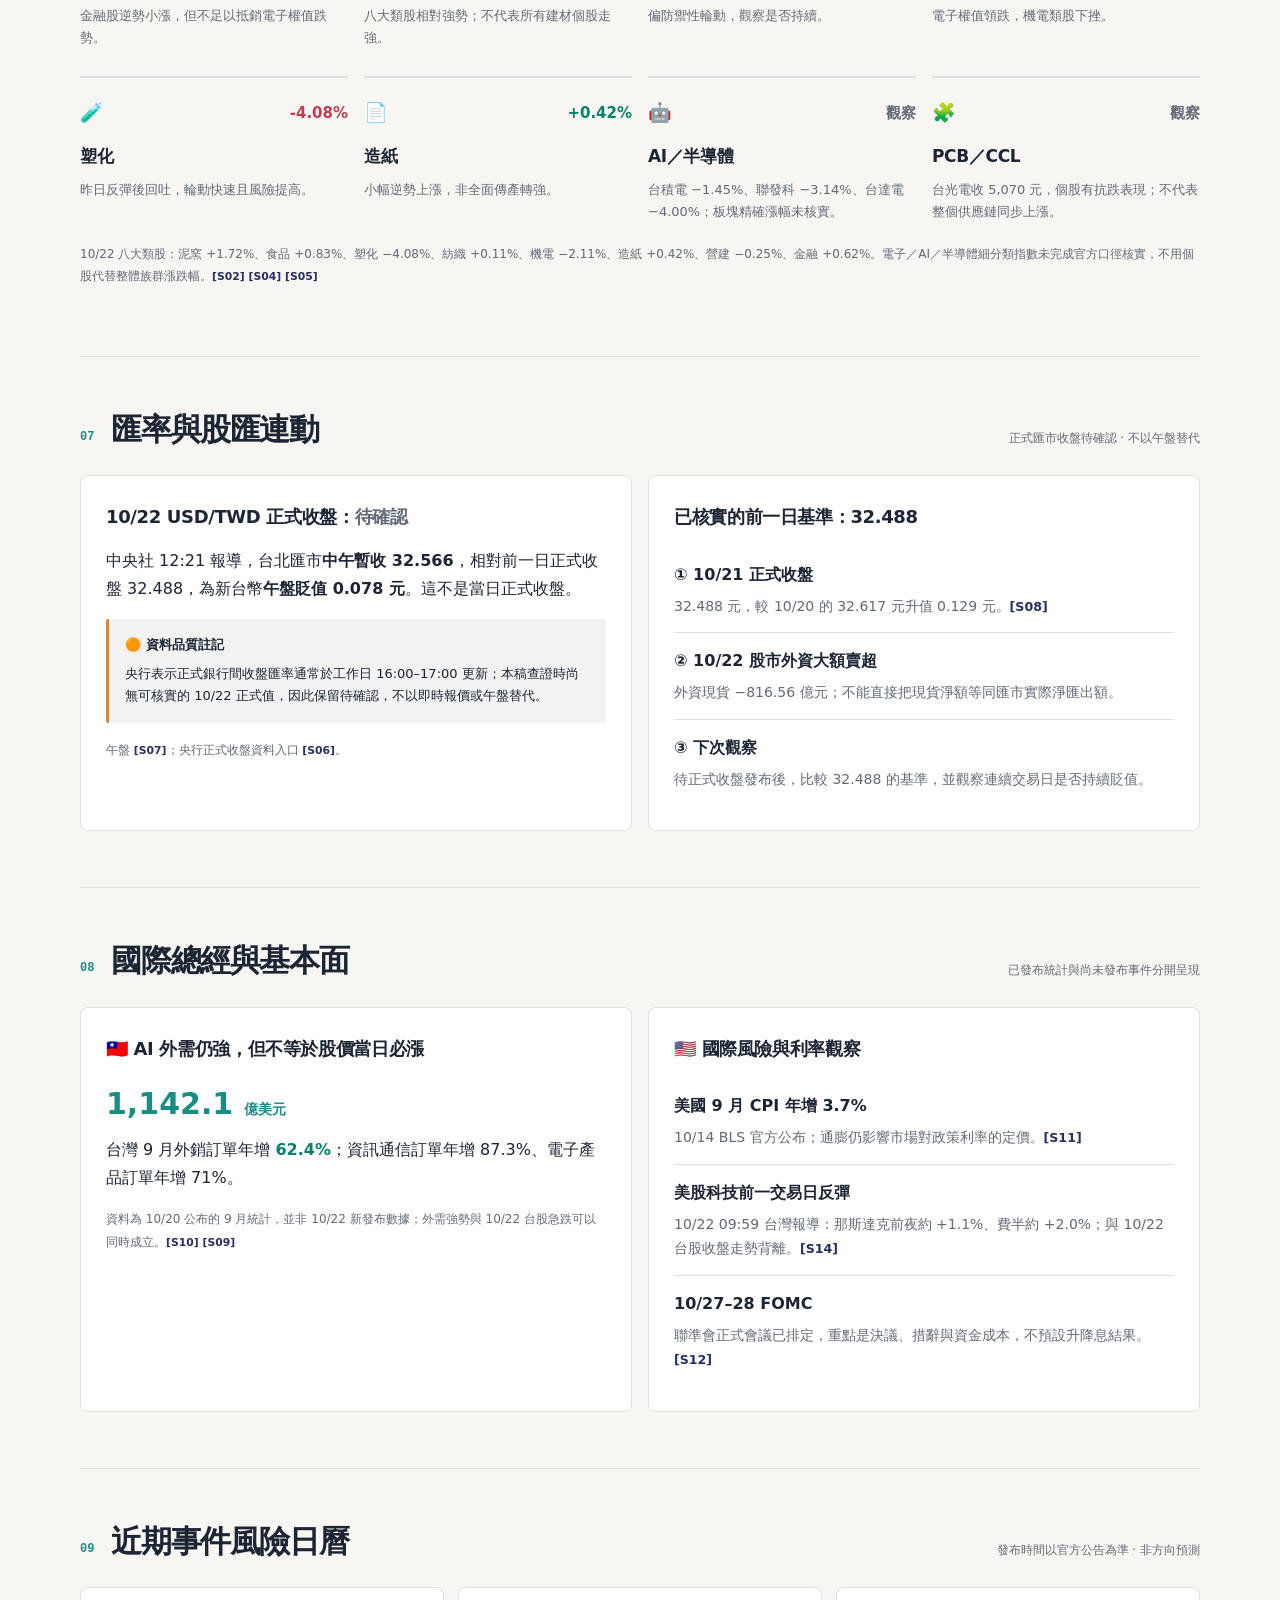
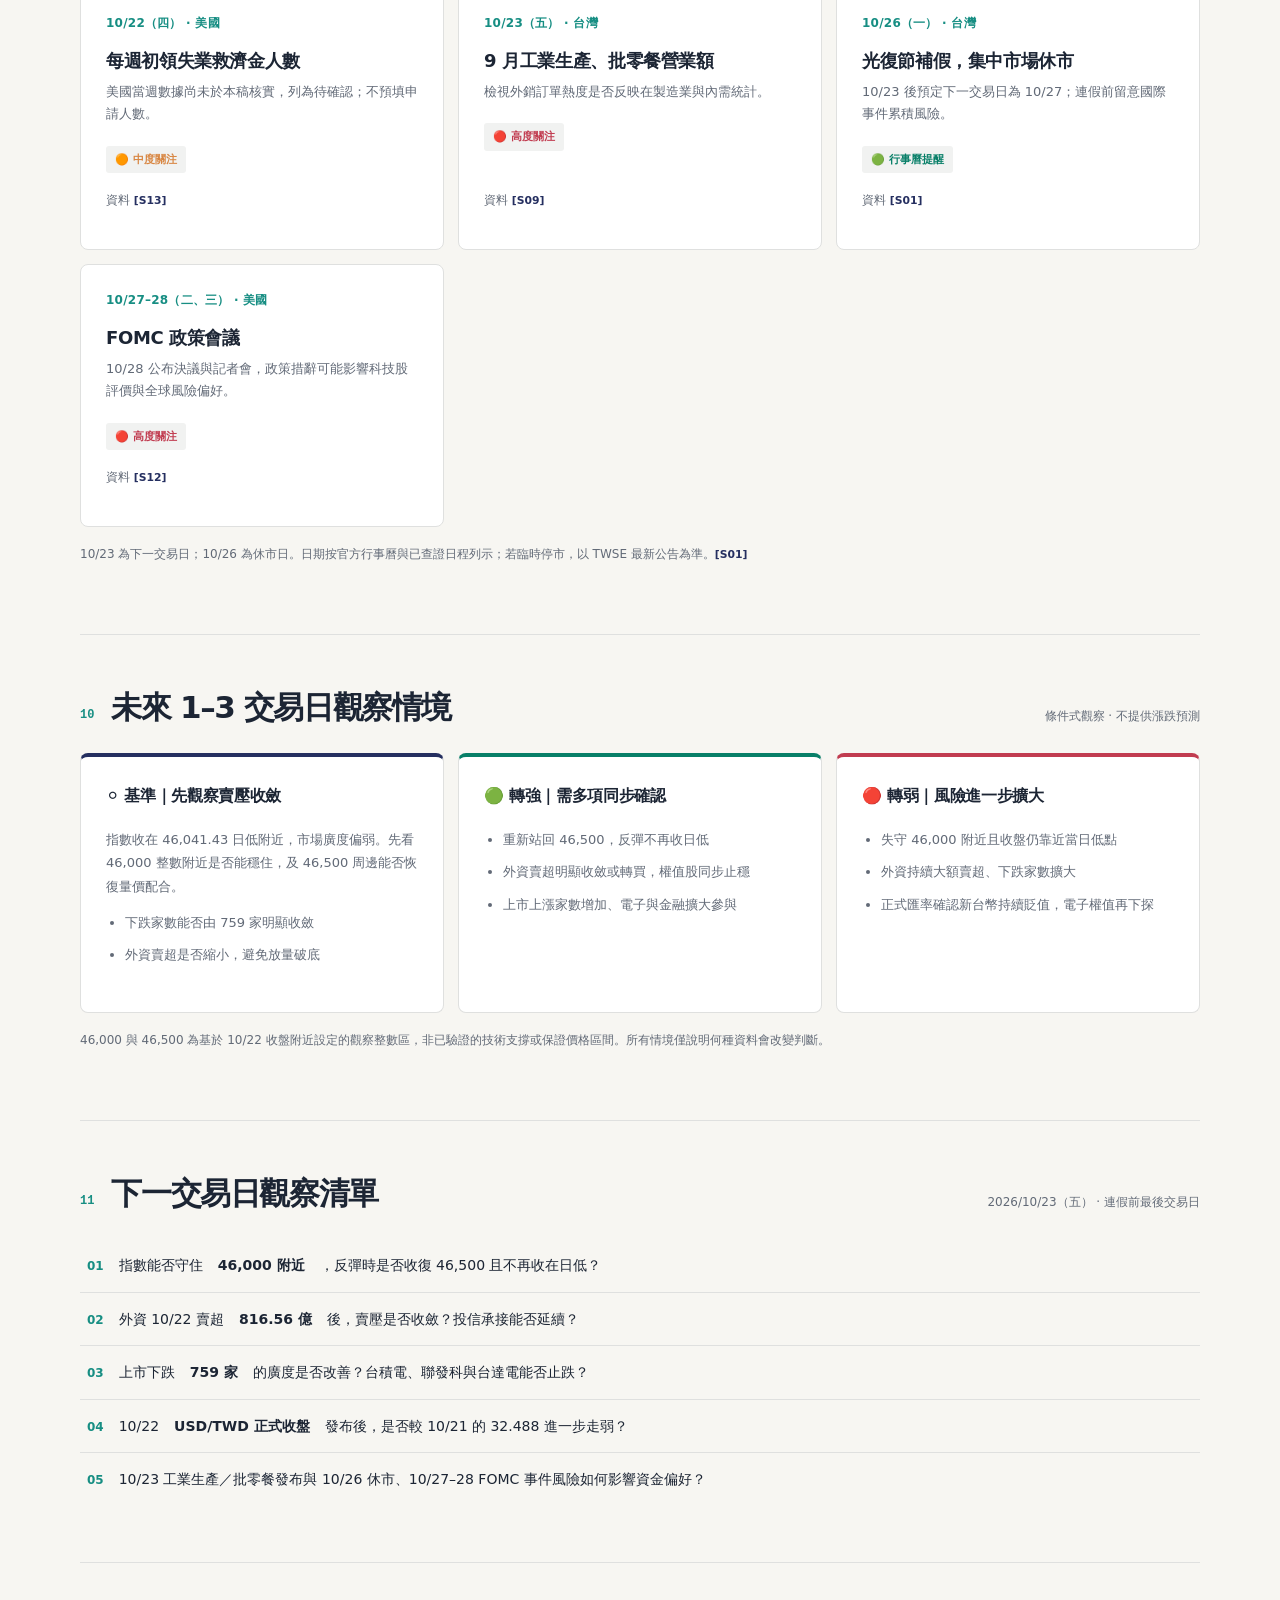
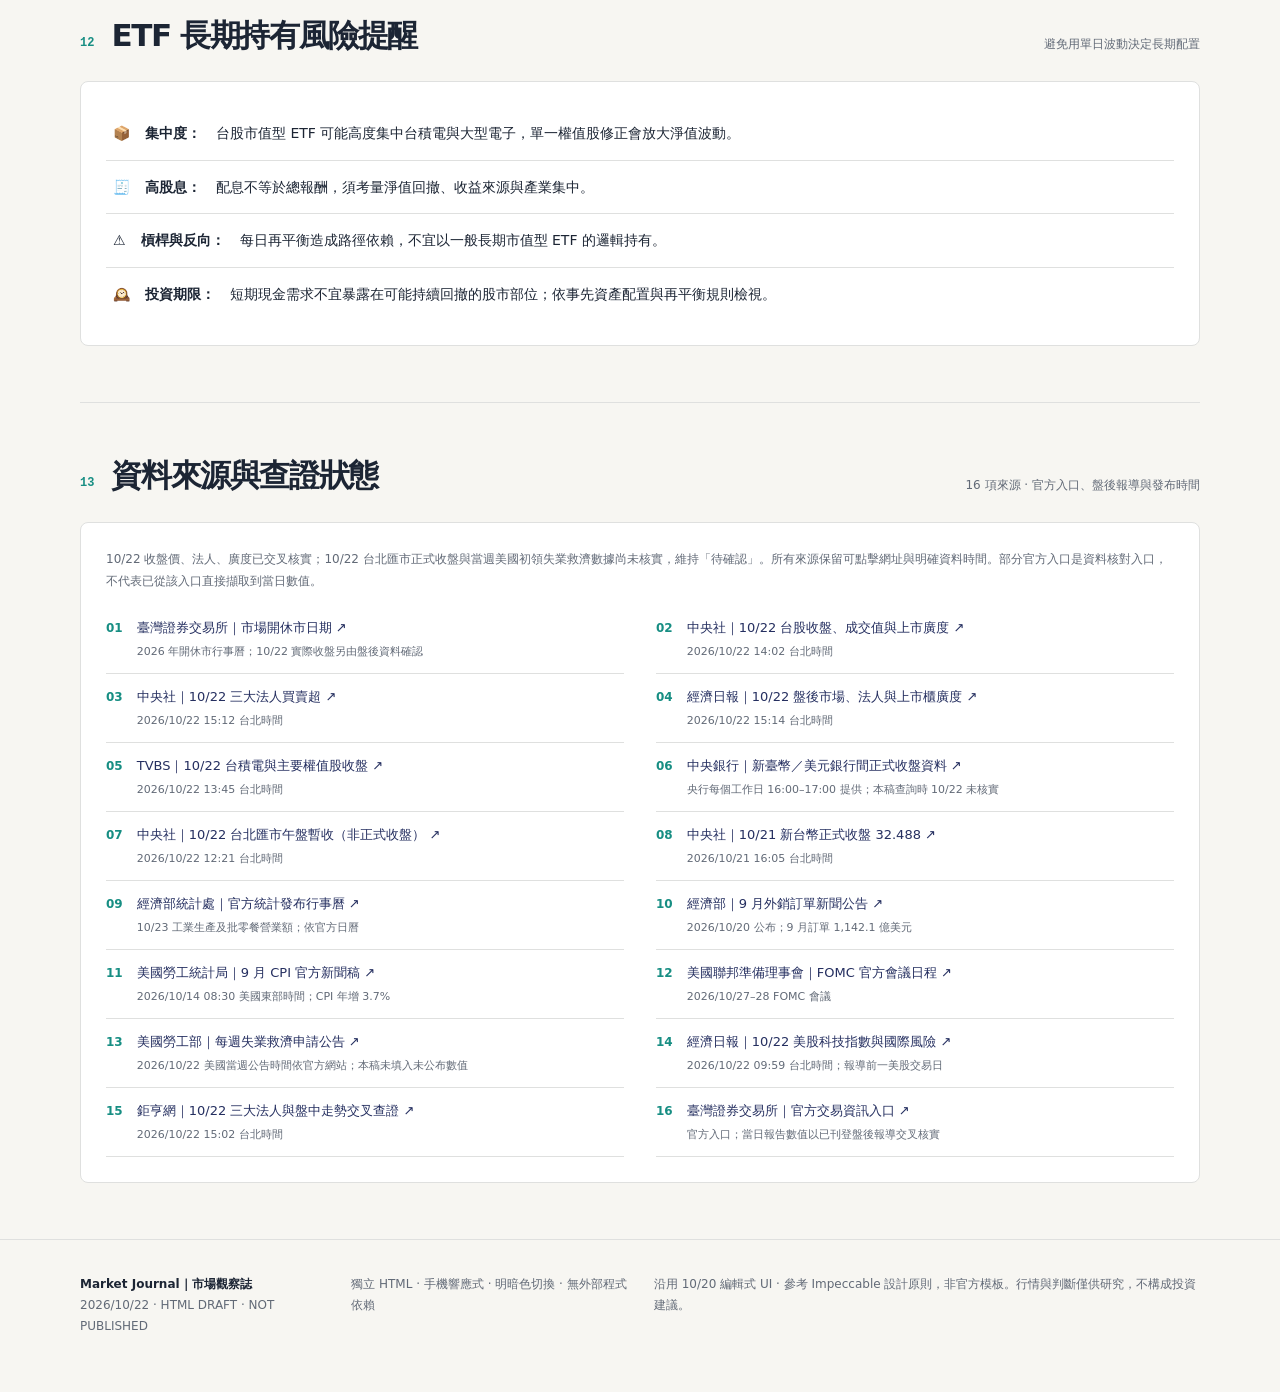
<file: reports/2026-10-22.html>
<!doctype html>
<html data-theme="light" lang="zh-Hant">
<head>
<meta charset="utf-8"/><meta content="width=device-width,initial-scale=1" name="viewport"/><meta content="light dark" name="color-scheme"/>
<meta content="Market Journal 市場觀察誌｜2026/10/22 台股盤後：收盤46,041.43點、三大法人賣超、產業輪動、匯率待確認、風險情境與ETF長期風險。" name="description"/>
<title>Market Journal｜2026/10/22 台股盤後觀察（HTML 草稿）</title>
<style>/* Market Journal — editorial interface, informed by Impeccable's design principles */
:root{color-scheme:light;--bg:#f7f6f2;--paper:#fff;--ink:#1c2534;--muted:#626a77;--line:#dfe0df;--soft:#f1f2f1;--navy:#252F60;--navy2:#313D78;--gold:#F6C543;--teal:#178E83;--ice:#438BBE;--orange:#D88642;--red:#c13c50;--green:#087f68;--hero:#252F60;--hero-ink:#fff;--shadow:none}
html[data-theme=dark]{color-scheme:dark;--bg:#121721;--paper:#1b2431;--ink:#f1f2f4;--muted:#aeb8c6;--line:#3b4654;--soft:#252f3d;--navy:#96a8f0;--navy2:#8ba1ed;--gold:#e9bd4d;--teal:#7dd3c6;--ice:#8dc6eb;--orange:#ffbd82;--red:#ff8793;--green:#7ad5ad;--hero:#252F60;--hero-ink:#fff}
*{box-sizing:border-box}html{scroll-behavior:smooth;scroll-padding-top:98px}body{margin:0;color:var(--ink);background:var(--bg);font:16px/1.75 'Noto Sans TC','PingFang TC','Microsoft JhengHei',-apple-system,BlinkMacSystemFont,system-ui,sans-serif;-webkit-font-smoothing:antialiased}a{color:var(--navy);text-decoration:none;text-underline-offset:3px}a:hover{text-decoration:underline}button{font:inherit}a:focus-visible,button:focus-visible{outline:3px solid var(--teal);outline-offset:4px}.shell{width:min(1120px,calc(100% - 56px));margin-inline:auto}
.topbar{position:sticky;top:0;z-index:10;background:color-mix(in srgb,var(--bg) 94%,transparent);backdrop-filter:blur(18px);border-bottom:1px solid var(--line)}.topbar-inner{min-height:72px;display:flex;align-items:center;justify-content:space-between;gap:18px}.brand{display:flex;align-items:center;gap:12px;color:var(--ink);font-size:19px;font-weight:850;letter-spacing:-.035em}.brand-mark{display:grid;place-items:center;width:39px;height:39px;background:#252F60;color:#f9e09a;border-radius:5px;font-size:16px;font-weight:900;letter-spacing:-.1em}.brand small{display:block;color:var(--muted);font-size:10px;font-weight:550;letter-spacing:.13em;margin-top:-4px}.actions{display:flex;align-items:center;gap:12px}.draft-tag{font-size:11px;color:var(--muted);border:1px solid var(--line);padding:6px 11px;border-radius:40px;letter-spacing:.05em}.theme-btn{border:1px solid var(--line);border-radius:7px;padding:8px 12px;background:var(--paper);color:var(--ink);cursor:pointer;display:flex;gap:8px;align-items:center;min-height:41px;font-size:13px;font-weight:650}.theme-btn:hover{border-color:var(--teal)}
.hero{background:var(--bg);padding:65px 0 52px;border-bottom:1px solid var(--line)}.hero-layout{display:grid;grid-template-columns:minmax(0,1.25fr) minmax(325px,.75fr);gap:58px;align-items:center}.hero-story .eyebrow{color:var(--teal);font-size:11px;letter-spacing:.19em;font-weight:750}.hero-story h1{max-width:750px;margin:17px 0 22px;font-weight:850;font-size:clamp(37px,4.5vw,64px);line-height:1.18;letter-spacing:-.065em;text-wrap:balance;color:var(--ink)}.hero-story h1 em{font-style:normal;color:var(--navy)}.hero-story>p{max-width:660px;margin:0;color:var(--muted);font-size:17px;line-height:1.85}.hero-story .hero-meta{display:flex;gap:16px;flex-wrap:wrap;align-items:center;margin-top:28px;font-size:12px;color:var(--muted)}.meta-line{width:24px;height:1px;background:var(--line)}
.market-panel{background:#252F60;color:#fff;padding:30px 32px 31px;min-height:295px;display:flex;flex-direction:column;justify-content:space-between;border-radius:7px;position:relative;overflow:hidden}.market-panel:after{content:'↘';position:absolute;font-size:175px;font-weight:300;line-height:1;top:-65px;right:0;color:rgba(255,255,255,.045);pointer-events:none}.market-panel .panel-top{font-size:11px;color:#c9d2e9;font-weight:750;letter-spacing:.16em;display:flex;justify-content:space-between;gap:10px}.market-panel .panel-top span:last-child{color:#e8cf80;letter-spacing:0}.market-panel .panel-value{font-variant-numeric:tabular-nums;font-size:clamp(38px,4.2vw,55px);line-height:1.1;letter-spacing:-.045em;font-weight:820;white-space:nowrap}.market-panel .panel-delta{font-variant-numeric:tabular-nums;color:#ff9ea8;font-size:18px;font-weight:730;margin-top:10px}.market-panel .panel-bottom{display:flex;justify-content:space-between;align-items:center;gap:10px;border-top:1px solid #4b578a;padding-top:18px;font-size:12px;color:#d3dbeb}.risk-chip{display:inline-flex;align-items:center;gap:6px;background:#fff2f0;color:#ab3445;font-weight:780;border-radius:3px;padding:5px 9px;font-size:12px}.risk-chip:before{content:'';width:7px;height:7px;background:#bf3c4c;border-radius:50%}
.nav-anchors{display:flex;gap:26px;overflow-x:auto;scrollbar-width:none;white-space:nowrap;align-items:center;padding:19px 0 16px;margin:0 0 10px;border-bottom:1px solid var(--line)}.nav-anchors::-webkit-scrollbar{display:none}.nav-anchors a{color:var(--muted);font-size:12px;font-weight:700;letter-spacing:.02em}.nav-anchors a:hover{color:var(--navy)}.section{padding:52px 0 56px;border-bottom:1px solid var(--line)}.section:last-child{border:0}.section-head{margin:0 0 26px;display:grid;grid-template-columns:1fr auto;gap:14px;align-items:end}.section-title-wrap{display:flex;align-items:baseline;gap:17px}.section-index{font-size:12px;font-family:ui-monospace,SFMono-Regular,Consolas,monospace;color:var(--teal);font-weight:800}.section-head h2{font-weight:800;letter-spacing:-.045em;font-size:clamp(24px,2.8vw,31px);margin:0;line-height:1.3}.section-head small{font-size:12px;color:var(--muted);text-align:right}.section p{margin-top:0}.section .note{font-size:12px;line-height:1.9;color:var(--muted);margin-top:16px}.section h3{letter-spacing:-.02em;font-size:18px}.card{background:var(--paper);border:1px solid var(--line);border-radius:8px;padding:25px;min-width:0;box-shadow:none}
.kpis{display:grid;grid-template-columns:repeat(5,minmax(0,1fr));border:1px solid var(--line);background:var(--paper);border-radius:7px;overflow:hidden}.kpi.card{padding:25px 18px 23px;border:0;border-radius:0;border-right:1px solid var(--line)}.kpi:last-child{border-right:0}.kpi .label{color:var(--muted);font-size:12px;white-space:normal;font-weight:650}.kpi .value{font-weight:830;font-variant-numeric:tabular-nums;letter-spacing:-.04em;font-size:clamp(20px,2vw,27px);line-height:1.2;margin:13px 0 8px;overflow-wrap:anywhere}.kpi .value span{font-size:13px!important;letter-spacing:0}.kpi .sub{font-size:11px;color:var(--muted);line-height:1.6}.down{color:var(--red)!important}.up{color:var(--green)!important}.muted{color:var(--muted)!important}
.risk-band{display:grid;grid-template-columns:1.15fr .85fr;gap:35px;background:color-mix(in srgb,var(--paper) 92%,#ffe3e6);border-left:4px solid var(--red);padding:31px}.risk-band .eyebrow{font-size:11px;letter-spacing:.14em;font-weight:800}.risk-band h3{font-size:22px;line-height:1.4;margin:11px 0}.risk-band p{margin-bottom:0;color:var(--muted);font-size:14px}.risk-list{display:grid;align-content:center;gap:10px}.risk-item{padding:9px 0;border-bottom:1px solid var(--line);font-size:13px;font-weight:650;display:flex;gap:10px;align-items:center}.risk-item:last-child{border:0}.risk-dot{display:inline-block;width:7px;height:7px;border-radius:50%;background:var(--red);flex-shrink:0}
.two-col{display:grid;grid-template-columns:repeat(2,minmax(0,1fr));gap:16px}.minihead{font-size:17px;margin:0 0 14px}.range{position:relative;margin:28px 5px 16px;height:10px;border-radius:12px;background:var(--soft);overflow:visible}.range-fill{height:100%;background:linear-gradient(90deg,#e5a6a5,#d3c27c);border-radius:20px}.range-marker{position:absolute;top:-6px;width:4px;height:22px;background:var(--navy);border-radius:2px}.range-labels,.breadth-key{display:flex;justify-content:space-between;gap:10px;color:var(--muted);font-size:11px}.breadth-bar{height:18px;display:flex;overflow:hidden;border-radius:3px;background:var(--soft);margin:22px 0}.breadth-bar span:nth-child(1){background:var(--green);width:24.95%}.breadth-bar span:nth-child(2){background:var(--red);width:64.47%}.breadth-bar span:nth-child(3){background:#a4adba;width:10.58%}.breadth-key{flex-wrap:wrap}.key-dot{display:inline-block;width:7px;height:7px;border-radius:50%;margin-right:5px}
.inst-list{display:grid;gap:4px}.inst-row{display:grid;grid-template-columns:115px minmax(0,1fr) 112px;align-items:center;gap:17px;padding:12px 0;border-bottom:1px solid var(--line);font-size:14px}.inst-row strong{text-align:right;font-variant-numeric:tabular-nums;font-size:18px}.bar-track{height:9px;background:var(--soft);border-radius:8px;overflow:hidden}.bar{display:block;height:100%;border-radius:8px}.bar.neg{background:var(--red)}.bar.pos{background:var(--teal)}.total{display:flex;align-items:center;justify-content:space-between;gap:10px;background:var(--soft);margin-top:19px;padding:17px 20px;font-size:14px;font-weight:700}.total strong{font-size:24px;font-variant-numeric:tabular-nums}
.table-scroll{overflow-x:auto}.table-scroll table{width:100%;border-collapse:collapse;white-space:nowrap;text-align:left;font-size:14px}.table-scroll th{font-size:12px;color:var(--muted);font-weight:680;padding:0 12px 13px;border-bottom:1px solid var(--line)}.table-scroll td{border-bottom:1px solid var(--line);padding:13px 12px}.table-scroll tr:last-child td{border:0}.num{font-variant-numeric:tabular-nums;text-align:right}.ticker{font-size:11px;color:var(--muted);padding-left:10px}
.sector-grid{display:grid;grid-template-columns:repeat(4,minmax(0,1fr));gap:24px 16px}.sector{min-width:0;padding:18px 0 3px;border-top:2px solid var(--line)}.sector-top{display:flex;align-items:center;justify-content:space-between;gap:10px}.sector-ico{font-size:19px}.sector .change{font-size:15px;font-weight:800;font-variant-numeric:tabular-nums}.sector h3{margin:12px 0 8px;font-size:17px}.sector p{margin:0;color:var(--muted);font-size:13px;line-height:1.7}.fact-list{display:grid;gap:0}.fact{padding:14px 0;border-bottom:1px solid var(--line)}.fact:last-child{border:0}.fact strong{font-weight:760}.fact p{font-size:14px;color:var(--muted);margin:5px 0 0}.callout.warn{border-left:3px solid var(--orange);padding:15px 16px;background:var(--soft);border-radius:2px;font-size:13px}.callout.warn p{margin:6px 0 0}
.event-grid{display:grid;grid-template-columns:repeat(3,minmax(0,1fr));gap:14px}.event{position:relative;display:flex;flex-direction:column;align-items:flex-start;gap:7px}.event .date{color:var(--teal);font-size:12px;font-weight:780;letter-spacing:.02em}.event h3{line-height:1.42;margin:7px 0 0}.event p{font-size:13px;color:var(--muted)}.event .note{margin-top:auto;padding-top:9px}.tag{font-size:11px;font-weight:780;border-radius:3px;padding:4px 9px;background:var(--soft)}.tag.high{color:var(--red)}.tag.medium{color:var(--orange)}.tag.low{color:var(--green)}
.scenarios{display:grid;grid-template-columns:repeat(3,minmax(0,1fr));gap:14px}.scenario{border-top:4px solid var(--navy);min-height:260px}.scenario.upside{border-top-color:var(--green)}.scenario.downside{border-top-color:var(--red)}.scenario h3{font-size:16px;margin:0 0 18px}.scenario p,.scenario li{font-size:13px;line-height:1.78;color:var(--muted)}.scenario ul{padding-left:19px;margin:8px 0}.scenario li+li{margin-top:9px}
.checks{display:grid;gap:0}.check{border-bottom:1px solid var(--line);padding:14px 7px;display:flex;align-items:baseline;gap:15px;font-size:14px}.check:last-child{border:0}.check b{color:var(--teal);font-size:12px;font-variant-numeric:tabular-nums}.source-list{list-style:none;margin:0;padding:0;display:grid;grid-template-columns:repeat(2,minmax(0,1fr));gap:0 32px}.source-list li{border-bottom:1px solid var(--line);display:flex;gap:14px;align-items:baseline;padding:12px 0;font-size:13px}.source-num{color:var(--teal);font-size:12px;font-weight:730;font-variant-numeric:tabular-nums}.source-list li small{display:block;color:var(--muted);font-size:11px;padding-top:2px}.footer{border-top:1px solid var(--line);padding:34px 0 55px;color:var(--muted);font-size:12px}.footer-inner{display:flex;justify-content:space-between;gap:20px}.footer strong{color:var(--ink)}
@media(max-width:1080px){.kpis{grid-template-columns:repeat(3,minmax(0,1fr))}.kpi:nth-child(3){border-right:0}.kpi:nth-child(-n+3){border-bottom:1px solid var(--line)}.event-grid{grid-template-columns:repeat(2,minmax(0,1fr))}.sector-grid{grid-template-columns:repeat(3,minmax(0,1fr))}}
@media(max-width:780px){.shell{width:min(100% - 34px,650px)}.topbar-inner{min-height:62px}.brand{font-size:17px}.brand-mark{width:35px;height:35px}.draft-tag{display:none}.hero{padding:40px 0 28px}.hero-layout{grid-template-columns:1fr;gap:26px}.hero-story h1{font-size:clamp(35px,8vw,49px)}.hero-story>p{font-size:15px}.market-panel{min-height:235px;padding:24px;gap:18px}.market-panel .panel-value{font-size:48px}.section{padding:38px 0 43px}.section-head{grid-template-columns:1fr;gap:5px}.section-head small{text-align:left}.section-title-wrap{gap:10px}.section-head h2{font-size:25px}.kpis{grid-template-columns:repeat(2,minmax(0,1fr))}.kpi:nth-child(3){border-right:1px solid var(--line)}.kpi:nth-child(even){border-right:0}.kpi:nth-child(-n+4){border-bottom:1px solid var(--line)}.risk-band{grid-template-columns:1fr;gap:15px;padding:22px}.two-col{grid-template-columns:1fr}.sector-grid,.scenarios{grid-template-columns:repeat(2,minmax(0,1fr))}.event-grid{grid-template-columns:1fr}.source-list{grid-template-columns:1fr}.footer-inner{flex-direction:column}.inst-row{grid-template-columns:90px minmax(0,1fr) 90px;gap:9px;font-size:12px}.inst-row strong{font-size:15px}}
@media(max-width:520px){.shell{width:calc(100% - 28px)}.topbar-inner{gap:10px}.theme-btn .theme-label{display:none}.theme-btn{padding:9px 12px}.brand{font-size:16px}.brand small{font-size:9px}.hero-story h1{font-size:37px}.market-panel .panel-value{font-size:42px}.market-panel{min-height:225px}.nav-anchors{gap:20px}.section-head h2{font-size:23px}.sector-grid,.scenarios{grid-template-columns:1fr}.card{padding:18px}.kpi.card{padding:18px 13px}.kpi .value{font-size:23px}.section .note{font-size:12px}.inst-row{grid-template-columns:82px minmax(0,1fr) 85px;gap:6px}.total{padding:14px;gap:10px}.total strong{font-size:19px}}
@media(prefers-reduced-motion:reduce){html{scroll-behavior:auto}*{animation-duration:.01ms!important;transition-duration:.01ms!important}}

/* 10/21 medium-risk semantics, while keeping 10/20 layout unchanged */
.risk-chip.medium{background:#fff2dc;color:#895313}.risk-chip.medium:before{background:#d88642}
.risk-band.medium{border-left-color:var(--orange);background:color-mix(in srgb,var(--paper) 96%,#ffeec8)}
.risk-band.medium .risk-dot{background:var(--orange)}
.panel-delta{color:#9ee6cb}.ref-source{font-size:.9em;font-weight:750;white-space:nowrap}
@media(max-width:760px){.event-grid{grid-template-columns:1fr}.event.card{min-height:0}}
</style>
<script>(function(){try{var t=localStorage.getItem('market-journal-theme');if(t==='dark'||t==='light')document.documentElement.dataset.theme=t;else if(window.matchMedia('(prefers-color-scheme: dark)').matches)document.documentElement.dataset.theme='dark'}catch(e){}})();</script>
<meta content="Market Journal UI 概念版：依 Impeccable 設計原則重構資訊層級，完整保留 2026/10/20 盤後分析內容。" name="description"/></head>
<body>
<header class="topbar"><div class="shell topbar-inner"><a aria-label="回到市場觀察誌頁首" class="brand" href="#top"><span class="brand-mark">M.</span><div>Market Journal<small>市場觀察誌 · DAILY MARKET BRIEF</small></div></a><div class="actions"><span class="draft-tag">2026.10.22 · HTML 草稿</span><button aria-label="切換深淺色模式" class="theme-btn" data-theme-toggle="" type="button"><span class="theme-icon">◐</span> <span class="theme-label">深色模式</span></button></div></div></header>
<section class="hero" id="top"><div class="shell hero-layout"><div class="hero-story"><div class="eyebrow">MARKET JOURNAL / 2026.10.22 / TAIWAN CLOSE</div><h1>開高走低挫 846 點，<br/><em>收在日低，風險升溫。</em></h1><p>昨日反彈未能延續：盤中一度突破 47,300 點，終場跌至 46,041.43 點；外資賣超 816.56 億元，上市下跌家數接近上漲的三倍。短線先看賣壓是否收斂，而非預測明日漲跌。</p><div class="hero-meta"><span>2026 年 10 月 22 日 · 週四</span><span class="meta-line"></span><span>盤後市場觀察</span><span class="meta-line"></span><span>查證來源見文末</span></div></div><aside aria-label="今日加權指數與風險" class="market-panel"><div class="panel-top"><span>TAIEX / CLOSE</span><span>2026.10.22</span></div><div><div class="panel-value">46,041.43</div><div class="panel-delta" style="color:#ffacb3">↘ −846.34 （−1.81%）</div></div><div class="panel-bottom"><span>今日風險溫度</span><span class="risk-chip">風險升高</span></div></aside></div></section>
<main class="shell">
<div aria-label="頁內導覽" class="nav-anchors"><a href="#overview">市場速覽</a><a href="#risk">風險判讀</a><a href="#institutions">法人</a><a href="#stocks">權值股</a><a href="#sectors">族群</a><a href="#fx">匯率</a><a href="#calendar">事件日曆</a><a href="#scenarios">情境</a><a href="#sources">來源</a></div>
<section class="section" id="overview"><div class="section-head"><div class="section-title-wrap"><span class="section-index">01</span><h2>今日市場速覽</h2></div><small>集中市場收盤 · 2026/10/22 14:02；法人 15:12</small></div><div class="kpis"><article class="card kpi"><div class="label">成交金額</div><div class="value">8,792.30 <span style="font-size:14px">億</span></div><div class="sub">中央社集中市場盤後口徑</div></article><article class="card kpi"><div class="label">上市市場廣度</div><div class="value down">254 / 759</div><div class="sub">上漲 / 下跌，另持平 90 家</div></article><article class="card kpi"><div class="label">三大法人合計</div><div class="value down">−1,001.59 <span style="font-size:14px">億</span></div><div class="sub">外資賣超 816.56 億</div></article><article class="card kpi"><div class="label">台積電（2330）</div><div class="value">2,385 <span style="font-size:14px">元</span></div><div class="sub">▼ 35 元（−1.45%）</div></article><article class="card kpi"><div class="label">USD/TWD 正式收盤</div><div class="value muted">待確認</div><div class="sub">12:21 午盤 32.566 ≠ 正式收盤</div></article></div><p class="note">大盤、成交金額與上市廣度採中央社 10/22 14:02 報導 <a class="ref-source" href="#S02">[S02]</a>；法人為 15:12 盤後公布 <a class="ref-source" href="#S03">[S03]</a>。成交金額為新台幣「億元」，不同交易市場口徑不可直接相加。</p></section>
<section class="section" id="risk"><div class="section-head"><div class="section-title-wrap"><span class="section-index">02</span><h2>市場風險溫度</h2></div><small>風險判讀 · 不是價格預測</small></div><div class="card risk-band"><div><div class="eyebrow" style="color:var(--red)">HIGH RISK · 🔴</div><h3>反彈一天後再度轉弱，外資與市場廣度同步承壓</h3><p>大盤早盤最高 47,332.18 點，尾盤收在日低 46,041.43 點，從高點回落 1,290.75 點；上市下跌 759 家、上漲僅 254 家，外資賣超 816.56 億元。這是價格、廣度、資金同向轉弱的訊號，不應以昨日反彈直接認定趨勢回穩。</p></div><div class="risk-list"><div class="risk-item"><i class="risk-dot" style="background:var(--red)"></i>價格：−1.81%，收在當日最低</div><div class="risk-item"><i class="risk-dot" style="background:var(--red)"></i>廣度：759 跌 / 254 漲</div><div class="risk-item"><i class="risk-dot" style="background:var(--red)"></i>資金：外資 −816.56 億</div><div class="risk-item"><i class="risk-dot" style="background:var(--orange)"></i>匯率：正式 10/22 收盤待確認</div></div></div><p class="note">風險等級為本誌依量價、廣度與資金所做的定性評估，非證交所官方指標。<a class="ref-source" href="#S02">[S02]</a> <a class="ref-source" href="#S03">[S03]</a> <a class="ref-source" href="#S04">[S04]</a></p></section>
<section class="section" id="structure"><div class="section-head"><div class="section-title-wrap"><span class="section-index">03</span><h2>指數結構與市場廣度</h2></div><small>開高低收與上市家數 · 集中市場</small></div><div class="two-col"><div class="card"><h3 class="minihead">日內交易區間</h3><p class="note">開盤 <strong>46,942.75</strong> ｜ 高點 <strong>47,332.18</strong> ｜ 低點 <strong>46,041.43</strong> ｜ 收盤 <strong>46,041.43</strong></p><div class="range"><div class="range-fill" style="width:0%"></div><span class="range-marker" style="left:0%" title="收盤 46,041.43"></span></div><div class="range-labels"><span>46,041.43（日低）</span><span>47,332.18（日高）</span></div><p class="note">高低差 <strong>1,290.75 點</strong>；開盤至收盤回落 901.32 點，收盤位於日內低點。反彈與追價失敗後，隔日應先檢視賣壓是否收斂。<a class="ref-source" href="#S02">[S02]</a></p></div><div class="card"><h3 class="minihead">上市漲跌家數</h3><div aria-label="上漲254、下跌759、持平90" class="breadth-bar"><span style="width:23.03%"></span><span style="width:68.81%"></span><span style="width:8.16%"></span></div><div class="breadth-key"><span><i class="key-dot" style="background:var(--green)"></i>漲 <strong>254</strong></span><span><i class="key-dot" style="background:var(--red)"></i>跌 <strong>759</strong></span><span><i class="key-dot" style="background:#A6B0BE"></i>平 <strong>90</strong></span></div><p class="note">以上市收盤統計 <strong>1,103 家</strong>計算，上漲 23.0%、下跌 68.8%。不等同上市櫃合計廣度。另據經濟日報，上市櫃合計 402 漲／1,505 跌，統計範圍不同。<a class="ref-source" href="#S02">[S02]</a> <a class="ref-source" href="#S04">[S04]</a></p></div></div></section>
<section class="section" id="institutions"><div class="section-head"><div class="section-title-wrap"><span class="section-index">04</span><h2>三大法人資金流向</h2></div><small>單位：新台幣億元 · 上市集中市場</small></div><div class="card"><div class="inst-list"><div class="inst-row"><span>外資及陸資</span><div class="bar-track"><span class="bar neg" style="width:100.0%"></span></div><strong class="down">-816.56</strong></div><div class="inst-row"><span>投信</span><div class="bar-track"><span class="bar pos" style="width:10.9%"></span></div><strong class="up">+88.75</strong></div><div class="inst-row"><span>自營商</span><div class="bar-track"><span class="bar neg" style="width:33.5%"></span></div><strong class="down">-273.78</strong></div></div><div class="total"><span>三大法人合計賣超</span><strong class="down">−1,001.59 億</strong></div><p class="note">10/21 外資小幅買超 9.60 億元後，10/22 再轉為大額賣超；投信買超 88.75 億元，無法抵銷外資與自營商的賣壓。分項合計：−816.56 + 88.75 − 273.78 = −1,001.59 億元。<a class="ref-source" href="#S03">[S03]</a> <a class="ref-source" href="#S15">[S15]</a></p></div></section>
<section class="section" id="stocks"><div class="section-head"><div class="section-title-wrap"><span class="section-index">05</span><h2>主要權值股</h2></div><small>10/22 盤後收盤 · 個股以報導核實數值列示</small></div><div class="card table-scroll"><table><thead><tr><th>股票</th><th class="num">收盤</th><th class="num">漲跌（元）</th><th class="num">漲跌幅</th></tr></thead><tbody><tr><td><strong>台積電</strong><span class="ticker">2330</span></td><td class="num">2,385.00</td><td class="num down">−35.00</td><td class="num down">−1.45%</td></tr><tr><td><strong>聯發科</strong><span class="ticker">2454</span></td><td class="num">4,010.00</td><td class="num down">−130.00</td><td class="num down">−3.14%</td></tr><tr><td><strong>鴻海</strong><span class="ticker">2317</span></td><td class="num">245.00</td><td class="num down">−5.00</td><td class="num down">−2.00%</td></tr><tr><td><strong>台達電</strong><span class="ticker">2308</span></td><td class="num">1,560.00</td><td class="num down">−65.00</td><td class="num down">−4.00%</td></tr></tbody></table></div><p class="note">台積電 2,385 元、聯發科 4,010 元、鴻海 245 元、台達電 1,560 元，均依 10/22 13:45 盤後報導。漲跌幅由前一交易日價格計算後四捨五入，非另行引用未核實報價。台光電收 5,070 元，但其漲跌幅僅有約數描述，故未放入精確表格。<a class="ref-source" href="#S05">[S05]</a></p></section>
<section class="section" id="sectors"><div class="section-head"><div class="section-title-wrap"><span class="section-index">06</span><h2>產業輪動雷達</h2></div><small>八大類股採中央社收盤數據 · 細分產業不估算</small></div><div class="sector-grid"><article class="sector"><div class="sector-top"><span class="sector-ico">🏦</span><span class="change up">+0.62%</span></div><h3>金融</h3><p>金融股逆勢小漲，但不足以抵銷電子權值跌勢。</p></article><article class="sector"><div class="sector-top"><span class="sector-ico">🧱</span><span class="change up">+1.72%</span></div><h3>泥窯</h3><p>八大類股相對強勢；不代表所有建材個股走強。</p></article><article class="sector"><div class="sector-top"><span class="sector-ico">🥫</span><span class="change up">+0.83%</span></div><h3>食品</h3><p>偏防禦性輪動，觀察是否持續。</p></article><article class="sector"><div class="sector-top"><span class="sector-ico">🔬</span><span class="change down">-2.11%</span></div><h3>電子／機電</h3><p>電子權值領跌，機電類股下挫。</p></article><article class="sector"><div class="sector-top"><span class="sector-ico">🧪</span><span class="change down">-4.08%</span></div><h3>塑化</h3><p>昨日反彈後回吐，輪動快速且風險提高。</p></article><article class="sector"><div class="sector-top"><span class="sector-ico">📄</span><span class="change up">+0.42%</span></div><h3>造紙</h3><p>小幅逆勢上漲，非全面傳產轉強。</p></article><article class="sector"><div class="sector-top"><span class="sector-ico">🤖</span><span class="change muted">觀察</span></div><h3>AI／半導體</h3><p>台積電 −1.45%、聯發科 −3.14%、台達電 −4.00%；板塊精確漲幅未核實。</p></article><article class="sector"><div class="sector-top"><span class="sector-ico">🧩</span><span class="change muted">觀察</span></div><h3>PCB／CCL</h3><p>台光電收 5,070 元，個股有抗跌表現；不代表整個供應鏈同步上漲。</p></article></div><p class="note">10/22 八大類股：泥窯 +1.72%、食品 +0.83%、塑化 −4.08%、紡織 +0.11%、機電 −2.11%、造紙 +0.42%、營建 −0.25%、金融 +0.62%。電子／AI／半導體細分類指數未完成官方口徑核實，不用個股代替整體族群漲跌幅。<a class="ref-source" href="#S02">[S02]</a> <a class="ref-source" href="#S04">[S04]</a> <a class="ref-source" href="#S05">[S05]</a></p></section>
<section class="section" id="fx"><div class="section-head"><div class="section-title-wrap"><span class="section-index">07</span><h2>匯率與股匯連動</h2></div><small>正式匯市收盤待確認 · 不以午盤替代</small></div><div class="two-col"><div class="card"><h3 class="minihead">10/22 USD/TWD 正式收盤：<span class="muted">待確認</span></h3><p>中央社 12:21 報導，台北匯市<strong>中午暫收 32.566</strong>，相對前一日正式收盤 32.488，為新台幣<strong>午盤貶值 0.078 元</strong>。這不是當日正式收盤。</p><div class="callout warn"><strong>🟠 資料品質註記</strong><p>央行表示正式銀行間收盤匯率通常於工作日 16:00–17:00 更新；本稿查證時尚無可核實的 10/22 正式值，因此保留待確認，不以即時報價或午盤替代。</p></div><p class="note">午盤 <a class="ref-source" href="#S07">[S07]</a>；央行正式收盤資料入口 <a class="ref-source" href="#S06">[S06]</a>。</p></div><div class="card"><h3 class="minihead">已核實的前一日基準：32.488</h3><div class="fact-list"><div class="fact"><strong>① 10/21 正式收盤</strong><p>32.488 元，較 10/20 的 32.617 元升值 0.129 元。<a class="ref-source" href="#S08">[S08]</a></p></div><div class="fact"><strong>② 10/22 股市外資大額賣超</strong><p>外資現貨 −816.56 億元；不能直接把現貨淨額等同匯市實際淨匯出額。</p></div><div class="fact"><strong>③ 下次觀察</strong><p>待正式收盤發布後，比較 32.488 的基準，並觀察連續交易日是否持續貶值。</p></div></div></div></div></section>
<section class="section" id="macro"><div class="section-head"><div class="section-title-wrap"><span class="section-index">08</span><h2>國際總經與基本面</h2></div><small>已發布統計與尚未發布事件分開呈現</small></div><div class="two-col"><div class="card"><h3 class="minihead">🇹🇼 AI 外需仍強，但不等於股價當日必漲</h3><div style="font-size:30px;font-weight:900;color:var(--teal)">1,142.1 <small style="font-size:14px">億美元</small></div><p style="margin:5px 0">台灣 9 月外銷訂單年增 <strong class="up">62.4%</strong>；資訊通信訂單年增 87.3%、電子產品訂單年增 71%。</p><p class="note">資料為 10/20 公布的 9 月統計，並非 10/22 新發布數據；外需強勢與 10/22 台股急跌可以同時成立。<a class="ref-source" href="#S10">[S10]</a> <a class="ref-source" href="#S09">[S09]</a></p></div><div class="card"><h3 class="minihead">🇺🇸 國際風險與利率觀察</h3><div class="fact-list"><div class="fact"><strong>美國 9 月 CPI 年增 3.7%</strong><p>10/14 BLS 官方公布；通膨仍影響市場對政策利率的定價。<a class="ref-source" href="#S11">[S11]</a></p></div><div class="fact"><strong>美股科技前一交易日反彈</strong><p>10/22 09:59 台灣報導：那斯達克前夜約 +1.1%、費半約 +2.0%；與 10/22 台股收盤走勢背離。<a class="ref-source" href="#S14">[S14]</a></p></div><div class="fact"><strong>10/27–28 FOMC</strong><p>聯準會正式會議已排定，重點是決議、措辭與資金成本，不預設升降息結果。<a class="ref-source" href="#S12">[S12]</a></p></div></div></div></div></section>
<section class="section" id="calendar"><div class="section-head"><div class="section-title-wrap"><span class="section-index">09</span><h2>近期事件風險日曆</h2></div><small>發布時間以官方公告為準 · 非方向預測</small></div><div class="event-grid"><article class="card event"><span class="date">10/22（四） · 美國</span><h3>每週初領失業救濟金人數</h3><p>美國當週數據尚未於本稿核實，列為待確認；不預填申請人數。</p><span class="tag medium">🟠 中度關注</span><p class="note">資料 <a class="ref-source" href="#S13">[S13]</a></p></article><article class="card event"><span class="date">10/23（五） · 台灣</span><h3>9 月工業生產、批零餐營業額</h3><p>檢視外銷訂單熱度是否反映在製造業與內需統計。</p><span class="tag high">🔴 高度關注</span><p class="note">資料 <a class="ref-source" href="#S09">[S09]</a></p></article><article class="card event"><span class="date">10/26（一） · 台灣</span><h3>光復節補假，集中市場休市</h3><p>10/23 後預定下一交易日為 10/27；連假前留意國際事件累積風險。</p><span class="tag low">🟢 行事曆提醒</span><p class="note">資料 <a class="ref-source" href="#S01">[S01]</a></p></article><article class="card event"><span class="date">10/27–28（二、三） · 美國</span><h3>FOMC 政策會議</h3><p>10/28 公布決議與記者會，政策措辭可能影響科技股評價與全球風險偏好。</p><span class="tag high">🔴 高度關注</span><p class="note">資料 <a class="ref-source" href="#S12">[S12]</a></p></article></div><p class="note">10/23 為下一交易日；10/26 為休市日。日期按官方行事曆與已查證日程列示；若臨時停市，以 TWSE 最新公告為準。<a class="ref-source" href="#S01">[S01]</a></p></section>
<section class="section" id="scenarios"><div class="section-head"><div class="section-title-wrap"><span class="section-index">10</span><h2>未來 1–3 交易日觀察情境</h2></div><small>條件式觀察 · 不提供漲跌預測</small></div><div class="scenarios"><article class="card scenario"><h3>⚪ 基準｜先觀察賣壓收斂</h3><p>指數收在 46,041.43 日低附近，市場廣度偏弱。先看 46,000 整數附近是否能穩住，及 46,500 周邊能否恢復量價配合。</p><ul><li>下跌家數能否由 759 家明顯收斂</li><li>外資賣超是否縮小，避免放量破底</li></ul></article><article class="card scenario upside"><h3>🟢 轉強｜需多項同步確認</h3><ul><li>重新站回 46,500，反彈不再收日低</li><li>外資賣超明顯收斂或轉買，權值股同步止穩</li><li>上市上漲家數增加、電子與金融擴大參與</li></ul></article><article class="card scenario downside"><h3>🔴 轉弱｜風險進一步擴大</h3><ul><li>失守 46,000 附近且收盤仍靠近當日低點</li><li>外資持續大額賣超、下跌家數擴大</li><li>正式匯率確認新台幣持續貶值，電子權值再下探</li></ul></article></div><p class="note">46,000 與 46,500 為基於 10/22 收盤附近設定的觀察整數區，非已驗證的技術支撐或保證價格區間。所有情境僅說明何種資料會改變判斷。</p></section>
<section class="section" id="watch"><div class="section-head"><div class="section-title-wrap"><span class="section-index">11</span><h2>下一交易日觀察清單</h2></div><small>2026/10/23（五） · 連假前最後交易日</small></div><div class="checks"><div class="check"><b>01</b>指數能否守住 <strong>46,000 附近</strong>，反彈時是否收復 46,500 且不再收在日低？</div><div class="check"><b>02</b>外資 10/22 賣超 <strong>816.56 億</strong>後，賣壓是否收斂？投信承接能否延續？</div><div class="check"><b>03</b>上市下跌 <strong>759 家</strong>的廣度是否改善？台積電、聯發科與台達電能否止跌？</div><div class="check"><b>04</b>10/22 <strong>USD/TWD 正式收盤</strong>發布後，是否較 10/21 的 32.488 進一步走弱？</div><div class="check"><b>05</b>10/23 工業生產／批零餐發布與 10/26 休市、10/27–28 FOMC 事件風險如何影響資金偏好？</div></div></section>
<section class="section" id="etf"><div class="section-head"><div class="section-title-wrap"><span class="section-index">12</span><h2>ETF 長期持有風險提醒</h2></div><small>避免用單日波動決定長期配置</small></div><div class="card"><div class="checks"><div class="check">📦 <strong>集中度：</strong>台股市值型 ETF 可能高度集中台積電與大型電子，單一權值股修正會放大淨值波動。</div><div class="check">🧾 <strong>高股息：</strong>配息不等於總報酬，須考量淨值回撤、收益來源與產業集中。</div><div class="check">⚠️ <strong>槓桿與反向：</strong>每日再平衡造成路徑依賴，不宜以一般長期市值型 ETF 的邏輯持有。</div><div class="check">🕰️ <strong>投資期限：</strong>短期現金需求不宜暴露在可能持續回撤的股市部位；依事先資產配置與再平衡規則檢視。</div></div></div></section>
<section class="section" id="sources"><div class="section-head"><div class="section-title-wrap"><span class="section-index">13</span><h2>資料來源與查證狀態</h2></div><small>16 項來源 · 官方入口、盤後報導與發布時間</small></div><div class="card"><p class="note" style="margin-top:0">10/22 收盤價、法人、廣度已交叉核實；10/22 台北匯市正式收盤與當週美國初領失業救濟數據尚未核實，維持「待確認」。所有來源保留可點擊網址與明確資料時間。部分官方入口是資料核對入口，不代表已從該入口直接擷取到當日數值。</p><ol class="source-list"><li id="S01"><span class="source-num">01</span><div><a href="https://www.twse.com.tw/zh/trading/holiday.html" rel="noopener noreferrer" target="_blank">臺灣證券交易所｜市場開休市日期 ↗</a><small>2026 年開休市行事曆；10/22 實際收盤另由盤後資料確認</small></div></li><li id="S02"><span class="source-num">02</span><div><a href="https://money.udn.com/money/story/5607/9831116" rel="noopener noreferrer" target="_blank">中央社｜10/22 台股收盤、成交值與上市廣度 ↗</a><small>2026/10/22 14:02 台北時間</small></div></li><li id="S03"><span class="source-num">03</span><div><a href="https://money.udn.com/money/story/5607/9831308" rel="noopener noreferrer" target="_blank">中央社｜10/22 三大法人買賣超 ↗</a><small>2026/10/22 15:12 台北時間</small></div></li><li id="S04"><span class="source-num">04</span><div><a href="https://money.udn.com/money/story/5607/9831314" rel="noopener noreferrer" target="_blank">經濟日報｜10/22 盤後市場、法人與上市櫃廣度 ↗</a><small>2026/10/22 15:14 台北時間</small></div></li><li id="S05"><span class="source-num">05</span><div><a href="https://news.tvbs.com.tw/money/4039450" rel="noopener noreferrer" target="_blank">TVBS｜10/22 台積電與主要權值股收盤 ↗</a><small>2026/10/22 13:45 台北時間</small></div></li><li id="S06"><span class="source-num">06</span><div><a href="https://www.cbc.gov.tw/tw/np-645-1.html" rel="noopener noreferrer" target="_blank">中央銀行｜新臺幣／美元銀行間正式收盤資料 ↗</a><small>央行每個工作日 16:00–17:00 提供；本稿查詢時 10/22 未核實</small></div></li><li id="S07"><span class="source-num">07</span><div><a href="https://money.udn.com/money/story/5616/9830788" rel="noopener noreferrer" target="_blank">中央社｜10/22 台北匯市午盤暫收（非正式收盤） ↗</a><small>2026/10/22 12:21 台北時間</small></div></li><li id="S08"><span class="source-num">08</span><div><a href="https://tw.stock.yahoo.com/news/%E6%96%B0%E5%8F%B0%E5%B9%A3%E5%BC%B7%E5%8D%871-29%E8%A7%92-%E6%94%B632-488%E5%85%83-080521108.html" rel="noopener noreferrer" target="_blank">中央社｜10/21 新台幣正式收盤 32.488 ↗</a><small>2026/10/21 16:05 台北時間</small></div></li><li id="S09"><span class="source-num">09</span><div><a href="https://www.moea.gov.tw/MNS/DOS/home/Home.aspx" rel="noopener noreferrer" target="_blank">經濟部統計處｜官方統計發布行事曆 ↗</a><small>10/23 工業生產及批零餐營業額；依官方日曆</small></div></li><li id="S10"><span class="source-num">10</span><div><a href="https://www.moea.gov.tw/Mns/populace/news/News.aspx?kind=1&amp;menu_id=40&amp;news_id=124297" rel="noopener noreferrer" target="_blank">經濟部｜9 月外銷訂單新聞公告 ↗</a><small>2026/10/20 公布；9 月訂單 1,142.1 億美元</small></div></li><li id="S11"><span class="source-num">11</span><div><a href="https://www.bls.gov/news.release/archives/cpi_10142026.htm" rel="noopener noreferrer" target="_blank">美國勞工統計局｜9 月 CPI 官方新聞稿 ↗</a><small>2026/10/14 08:30 美國東部時間；CPI 年增 3.7%</small></div></li><li id="S12"><span class="source-num">12</span><div><a href="https://www.federalreserve.gov/monetarypolicy.htm" rel="noopener noreferrer" target="_blank">美國聯邦準備理事會｜FOMC 官方會議日程 ↗</a><small>2026/10/27–28 FOMC 會議</small></div></li><li id="S13"><span class="source-num">13</span><div><a href="https://www.dol.gov/newsroom/releases" rel="noopener noreferrer" target="_blank">美國勞工部｜每週失業救濟申請公告 ↗</a><small>2026/10/22 美國當週公告時間依官方網站；本稿未填入未公布數值</small></div></li><li id="S14"><span class="source-num">14</span><div><a href="https://money.udn.com/money/story/5616/9830272" rel="noopener noreferrer" target="_blank">經濟日報｜10/22 美股科技指數與國際風險 ↗</a><small>2026/10/22 09:59 台北時間；報導前一美股交易日</small></div></li><li id="S15"><span class="source-num">15</span><div><a href="https://news.cnyes.com/news/id/6635785" rel="noopener noreferrer" target="_blank">鉅亨網｜10/22 三大法人與盤中走勢交叉查證 ↗</a><small>2026/10/22 15:02 台北時間</small></div></li><li id="S16"><span class="source-num">16</span><div><a href="https://www.twse.com.tw/zh/" rel="noopener noreferrer" target="_blank">臺灣證券交易所｜官方交易資訊入口 ↗</a><small>官方入口；當日報告數值以已刊登盤後報導交叉核實</small></div></li></ol></div></section>
</main><footer class="footer"><div class="shell footer-inner"><div><strong>Market Journal｜市場觀察誌</strong><br/>2026/10/22 · HTML DRAFT · NOT PUBLISHED</div><div>獨立 HTML · 手機響應式 · 明暗色切換 · 無外部程式依賴</div><div>沿用 10/20 編輯式 UI · 參考 Impeccable 設計原則，非官方模板。行情與判斷僅供研究，不構成投資建議。</div></div></footer>
<script id="market-journal-data" type="application/json">{"date":"2026-10-22","trading_day":true,"title":"2026/10/22 市場觀察誌","risk_level":"high","market_state":"開高走低收日低，外資與市場廣度同步轉弱","taiex":{"open":46942.75,"high":47332.18,"low":46041.43,"close":46041.43,"change_points":-846.34,"change_pct":-1.81,"turnover_100m_twd":8792.3,"advancers":254,"decliners":759,"unchanged":90,"breadth_scope":"上市集中市場，中央社14:02報導"},"institutions":{"foreign_100m_twd":-816.56,"investment_trust_100m_twd":88.75,"dealers_100m_twd":-273.78,"total_100m_twd":-1001.59,"scope":"上市集中市場，中央社15:12"},"usd_twd":null,"usd_twd_status":"10/22台北匯市正式收盤待確認；12:21午盤32.566不得替代","fx_usd_twd_previous_close":32.488,"fx_usd_twd_noon":32.566,"major_stocks":[{"name":"台積電","ticker":"2330","close":2385,"change_points":-35,"change_pct":-1.45},{"name":"聯發科","ticker":"2454","close":4010,"change_points":-130,"change_pct":-3.14},{"name":"鴻海","ticker":"2317","close":245,"change_points":-5,"change_pct":-2.0},{"name":"台達電","ticker":"2308","close":1560,"change_points":-65,"change_pct":-4.0}],"sector_details":[{"name":"金融","change_pct":0.62,"note":"金融股逆勢小漲，但不足以抵銷電子權值跌勢。"},{"name":"泥窯","change_pct":1.72,"note":"八大類股相對強勢；不代表所有建材個股走強。"},{"name":"食品","change_pct":0.83,"note":"偏防禦性輪動，觀察是否持續。"},{"name":"電子／機電","change_pct":-2.11,"note":"電子權值領跌，機電類股下挫。"},{"name":"塑化","change_pct":-4.08,"note":"昨日反彈後回吐，輪動快速且風險提高。"},{"name":"造紙","change_pct":0.42,"note":"小幅逆勢上漲，非全面傳產轉強。"},{"name":"AI／半導體","change_pct":null,"note":"台積電 −1.45%、聯發科 −3.14%、台達電 −4.00%；板塊精確漲幅未核實。"},{"name":"PCB／CCL","change_pct":null,"note":"台光電收 5,070 元，個股有抗跌表現；不代表整個供應鏈同步上漲。"}],"next_trading_day":"2026-10-23","events":[{"date":"2026-10-23","event":"台灣9月工業生產、批零餐營業額"},{"date":"2026-10-26","event":"光復節補假休市"},{"date":"2026-10-27/28","event":"美國FOMC會議"}],"scenarios":{"base":"觀察46,000附近是否守穩、46,500附近量價","strengthening":["站回46,500且廣度改善","外資賣壓收斂與權值止穩"],"weakening":["跌破46,000且收盤靠近低點","外資大額賣超延續、匯率正式收盤走弱"]},"etf_long_term_risks":["權值集中","高股息淨值與配息波動","槓桿反向每日再平衡","依資產配置與期限承擔風險"],"as_of":"2026-10-22T16:05:00+08:00","data_quality":{"status":"盤後草稿，已核實股市收盤與法人，正式匯率待確認","unverified_fields":["10/22 USD/TWD正式收盤","10/22美國初領失業救濟人數","AI與半導體細分類股整體報酬率"]},"sources":[{"id":"S01","title":"臺灣證券交易所｜市場開休市日期","url":"https://www.twse.com.tw/zh/trading/holiday.html","time":"2026 年開休市行事曆；10/22 實際收盤另由盤後資料確認"},{"id":"S02","title":"中央社｜10/22 台股收盤、成交值與上市廣度","url":"https://money.udn.com/money/story/5607/9831116","time":"2026/10/22 14:02 台北時間"},{"id":"S03","title":"中央社｜10/22 三大法人買賣超","url":"https://money.udn.com/money/story/5607/9831308","time":"2026/10/22 15:12 台北時間"},{"id":"S04","title":"經濟日報｜10/22 盤後市場、法人與上市櫃廣度","url":"https://money.udn.com/money/story/5607/9831314","time":"2026/10/22 15:14 台北時間"},{"id":"S05","title":"TVBS｜10/22 台積電與主要權值股收盤","url":"https://news.tvbs.com.tw/money/4039450","time":"2026/10/22 13:45 台北時間"},{"id":"S06","title":"中央銀行｜新臺幣／美元銀行間正式收盤資料","url":"https://www.cbc.gov.tw/tw/np-645-1.html","time":"央行每個工作日 16:00–17:00 提供；本稿查詢時 10/22 未核實"},{"id":"S07","title":"中央社｜10/22 台北匯市午盤暫收（非正式收盤）","url":"https://money.udn.com/money/story/5616/9830788","time":"2026/10/22 12:21 台北時間"},{"id":"S08","title":"中央社｜10/21 新台幣正式收盤 32.488","url":"https://tw.stock.yahoo.com/news/%E6%96%B0%E5%8F%B0%E5%B9%A3%E5%BC%B7%E5%8D%871-29%E8%A7%92-%E6%94%B632-488%E5%85%83-080521108.html","time":"2026/10/21 16:05 台北時間"},{"id":"S09","title":"經濟部統計處｜官方統計發布行事曆","url":"https://www.moea.gov.tw/MNS/DOS/home/Home.aspx","time":"10/23 工業生產及批零餐營業額；依官方日曆"},{"id":"S10","title":"經濟部｜9 月外銷訂單新聞公告","url":"https://www.moea.gov.tw/Mns/populace/news/News.aspx?kind=1&menu_id=40&news_id=124297","time":"2026/10/20 公布；9 月訂單 1,142.1 億美元"},{"id":"S11","title":"美國勞工統計局｜9 月 CPI 官方新聞稿","url":"https://www.bls.gov/news.release/archives/cpi_10142026.htm","time":"2026/10/14 08:30 美國東部時間；CPI 年增 3.7%"},{"id":"S12","title":"美國聯邦準備理事會｜FOMC 官方會議日程","url":"https://www.federalreserve.gov/monetarypolicy.htm","time":"2026/10/27–28 FOMC 會議"},{"id":"S13","title":"美國勞工部｜每週失業救濟申請公告","url":"https://www.dol.gov/newsroom/releases","time":"2026/10/22 美國當週公告時間依官方網站；本稿未填入未公布數值"},{"id":"S14","title":"經濟日報｜10/22 美股科技指數與國際風險","url":"https://money.udn.com/money/story/5616/9830272","time":"2026/10/22 09:59 台北時間；報導前一美股交易日"},{"id":"S15","title":"鉅亨網｜10/22 三大法人與盤中走勢交叉查證","url":"https://news.cnyes.com/news/id/6635785","time":"2026/10/22 15:02 台北時間"},{"id":"S16","title":"臺灣證券交易所｜官方交易資訊入口","url":"https://www.twse.com.tw/zh/","time":"官方入口；當日報告數值以已刊登盤後報導交叉核實"}]}</script>
<script>(function(){var b=document.querySelector('[data-theme-toggle]');function sync(){var d=document.documentElement.dataset.theme==='dark';b.querySelector('.theme-icon').textContent=d?'☀':'◐';b.querySelector('.theme-label').textContent=d?'淺色模式':'深色模式';b.setAttribute('aria-pressed',String(d));}b.addEventListener('click',function(){var next=document.documentElement.dataset.theme==='dark'?'light':'dark';document.documentElement.dataset.theme=next;try{localStorage.setItem('market-journal-theme',next)}catch(e){}sync()});sync()})();</script>
</body></html>
</file>
<file: assets/dashboard.css>
:root{color-scheme:light;--page:#f3f5f8;--card:#fff;--border:#e6e9ef;--text:#263047;--muted:#7b8798;--accent:#F6C543;--accent-soft:#FFF4CF;--mint:#b9e8cf;--blue:#83ced9;--gold:#e8bb76;--red:#b75b73;--shadow:0 2px 10px rgba(32,43,66,.035)}
*{box-sizing:border-box}
html{scroll-behavior:smooth}
body{margin:0;background:var(--page);color:var(--text);font-family:Inter,"Noto Sans TC","PingFang TC","Microsoft JhengHei",system-ui,sans-serif;font-size:14px;line-height:1.55}
a{text-decoration:none;color:inherit}button,input{font:inherit}button{cursor:pointer}
.page-wrap{max-width:1600px;margin:0 auto;min-height:100vh;background:#f4f6f8;border-left:1px solid #e9edf2;border-right:1px solid #e9edf2}
.shell{min-height:100vh;display:grid;grid-template-columns:62px 260px minmax(0,1fr);gap:16px;padding:16px 20px 22px 0}
.rail{position:sticky;top:16px;align-self:start;height:calc(100vh - 32px);background:#fff;border-right:1px solid var(--border);display:flex;align-items:center;flex-direction:column;padding:4px 0 14px;gap:20px}
.brand-mark{background:#F6C543;width:36px;height:36px;border-radius:9px;display:grid;place-items:center;color:#fff;font-size:24px;font-weight:800;box-shadow:0 5px 15px rgba(246,197,67,.21)}
.rail-links{display:flex;flex-direction:column;gap:8px;width:100%;align-items:center}
.rail-links a,.rail-end a{width:38px;height:38px;border-radius:9px;display:flex;align-items:center;justify-content:center;color:#7c8797;transition:.17s}
.rail-links a:hover,.rail-end a:hover{background:#FFF5D8;color:var(--accent-ink)}
.rail-links a.current{background:var(--accent-soft);color:var(--accent-ink);border-left:3px solid var(--accent);border-radius:0 9px 9px 0}
.rail-end{margin-top:auto}
.ico{width:20px;height:20px;stroke:currentColor;fill:none;stroke-width:1.85;stroke-linecap:round;stroke-linejoin:round}
.aside-card,.panel{background:var(--card);border:1px solid var(--border);border-radius:16px;box-shadow:var(--shadow)}
.aside-card{padding:23px 20px;min-width:0;align-self:start;position:sticky;top:16px;min-height:calc(100vh - 38px)}
.aside-header{display:flex;align-items:center;justify-content:space-between;margin-bottom:20px}
.aside-header h2{font-size:19px;font-weight:650;margin:0;letter-spacing:-.5px}
.mini-action{color:var(--accent-ink);display:flex;gap:5px;align-items:center;font-size:14px;font-weight:750}
.mini-action svg{width:15px;height:15px}
.aside-kpi{display:flex;justify-content:space-between;align-items:baseline;font-size:14px;font-weight:750;margin-bottom:8px}
.aside-total{font-size:24px;font-weight:780;letter-spacing:-.6px;margin:0 0 16px}
.line{border:0;border-top:1px solid #eff1f4;margin:16px 0}
.tree-title{font-size:14px;font-weight:760;margin:16px 0 9px;display:flex;align-items:center;gap:7px}
.tree-sub{display:flex;align-items:center;justify-content:space-between;color:#616d7e;font-size:14px;padding:6px 0 6px 15px;gap:7px}
.tree-sub strong{font-size:14px;color:#364153;font-weight:650}
.tree-secondary{color:#8b96a5}
.aside-hint{margin-top:22px;background:#f8f9fe;border:1px solid #ebecf6;border-radius:11px;padding:14px;font-size:14px}
.aside-hint strong{display:block;margin-bottom:5px}
.aside-hint p{margin:0 0 10px;color:var(--muted)}
.aside-hint a{color:var(--accent-ink);font-weight:730}
.small-label{font-size:14px;color:var(--muted);letter-spacing:.03em}
.content{min-width:0;max-width:1250px;padding:2px 0 35px}
.content-top{display:flex;align-items:center;justify-content:space-between;gap:10px;margin-bottom:15px;flex-wrap:wrap}
.eyebrow{font-size:14px;color:var(--muted);font-weight:600}
.content-top h1{margin:3px 0 0;font-size:24px;font-weight:710;letter-spacing:-.75px;line-height:1.15}
.top-tools{display:flex;gap:9px;align-items:center}
.top-tools a{border:1px solid var(--border);background:white;border-radius:10px;padding:8px 12px;color:#48536a;font-weight:650;font-size:14px}
.top-tools .primary-link{background:var(--accent);border-color:var(--accent-ink);color:white}
.panel{padding:20px;min-width:0}
.panel h2{font-size:18px;margin:0 0 3px;line-height:1.3;font-weight:680;letter-spacing:-.3px}
.panel-sub{font-size:14px;color:var(--muted)}
.top-panel{min-height:256px}
.overview-layout{display:grid;grid-template-columns:minmax(0,1fr) minmax(235px,.9fr);gap:18px;align-items:center;margin-top:18px}
.donut-container{display:flex;align-items:center;justify-content:center;gap:20px}
.donut{width:142px;height:142px;flex:0 0 142px;border-radius:50%;background:conic-gradient(var(--risk-high) 0 0%,var(--risk-other) 0 100%);display:grid;place-items:center}
.donut-hole{width:91px;height:91px;border-radius:50%;background:#fff;display:grid;place-content:center;text-align:center}
.donut-number{font-size:25px;font-weight:780;line-height:1.2}
.donut-note{font-size:14px;color:var(--muted)}
.legend{display:flex;flex-direction:column;gap:10px;min-width:100px}
.legend-item{font-size:14px;color:#606b7f;display:flex;align-items:center;gap:7px}
.dot{width:9px;height:9px;border-radius:100%;display:inline-block;flex:none}
.d-high{background:var(--risk-high)}.d-other{background:var(--risk-other)}.d-medium{background:var(--risk-mid)}
.overview-stat{border-left:1px solid var(--border);padding-left:22px}
.overview-stat .small-label{font-weight:650}
.stat-big{font-weight:790;font-size:34px;line-height:1.27;letter-spacing:-.6px;margin:7px 0}
.stat-description{color:#546176;font-size:14px;margin-bottom:13px}
.pill{display:inline-flex;align-items:center;gap:5px;padding:5px 10px;border-radius:999px;background:#FFF5D8;color:#645018;font-size:14px;font-weight:700}
.pill.red{background:#fff0f1;color:#a84b65}.pill.yellow{background:#fff8e9;color:#a07525}.pill.green{background:#edf9f2;color:#348459}.pill.grey{background:#f1f3f5;color:#697586}
.panel-top-row{display:flex;justify-content:space-between;align-items:flex-start;gap:12px}
.bare-link{color:var(--accent-ink);font-weight:750;font-size:14px}
.summary-grid{display:grid;grid-template-columns:minmax(0,1.65fr) minmax(275px,1fr);gap:14px;margin-bottom:14px}
.section-grid{display:grid;grid-template-columns:minmax(0,1.15fr) minmax(300px,.85fr);gap:14px;margin-bottom:14px}
.snapshot{display:flex;align-items:end;justify-content:space-between;gap:12px;margin:18px 0 16px}
.snapshot-label{font-size:14px;color:#59667c;font-weight:750}
.snapshot .num{font-size:clamp(27px,3.2vw,43px);font-weight:790;letter-spacing:-.8px;line-height:1.1;margin:7px 0}
.snapshot .delta{font-size:14px;color:#ba5668;font-weight:720}
.snapshot .delta.up{color:#159d7b}
.latest-cta{display:flex;flex-direction:column;align-items:flex-end;gap:9px}
.cta{display:inline-flex;justify-content:center;align-items:center;gap:9px;background:var(--accent);color:#fff;border-radius:9px;padding:10px 15px;font-weight:760;font-size:14px;white-space:nowrap}
.cta:hover{background:#E6B332}
.ghost-link{font-size:14px;color:var(--muted)}
.quick-card{background:#fcfdfe;border:1px solid #eceff4;border-radius:10px;padding:13px}
.quick-card h3{font-size:14px;margin:0 0 6px;font-weight:780}
.quick-card .q-detail{font-size:14px;color:#5e6d80;margin:0}
.progress{width:100%;height:11px;border-radius:8px;overflow:hidden;background:#e6eef4;margin:13px 0 6px}
.progress > div{background:var(--blue);height:100%;border-radius:8px;width:0;transition:width .4s}
.progress.event>div{background:var(--info)}
.quick-foot{font-size:14px;color:var(--muted);text-align:right}
.quick-grid{display:grid;grid-template-columns:1fr 1fr;gap:11px;margin:18px 0}
.cards-title{display:flex;align-items:center;justify-content:space-between;gap:6px;margin-bottom:14px}
.cards-title h2{margin:0}
.event-cards{display:grid;grid-template-columns:1fr 1fr;gap:9px}
.event{border:1px solid #e9ecf0;border-radius:10px;padding:11px;min-height:114px}
.event-header{display:flex;justify-content:space-between;align-items:center;font-size:14px;color:var(--muted);gap:5px}
.event h3{font-size:14px;line-height:1.4;margin:11px 0 5px;font-weight:750}
.event-priority{font-size:14px;font-weight:700}
.event-priority.high{color:var(--red)}.event-priority.medium{color:#c3913c}.event-priority.low{color:#369e80}
.records{display:flex;flex-direction:column}
.record{display:grid;grid-template-columns:94px minmax(0,1fr) auto;align-items:center;gap:12px;padding:12px 0;border-bottom:1px solid #eef0f4}
.record:last-child{border:0}
.record-date{font-size:14px;color:#6d778a}
.record h3{font-size:14px;margin:0 0 3px;font-weight:760}
.record p{font-size:14px;margin:0;color:var(--muted)}
.record a{background:#FFF5D8;color:var(--accent-ink);padding:7px 10px;border-radius:7px;font-size:14px;font-weight:740;white-space:nowrap}
.record a:hover{background:#E4EEF7}
.search{border:1px solid #e5e9ee;border-radius:9px;background:#f9fafc;padding:9px 12px;max-width:220px;width:100%;font-size:14px}
.risk-list{list-style:none;padding:0;margin:16px 0 0}
.risk-list li{display:flex;gap:10px;margin:0;padding:11px 0;border-top:1px solid #edf0f4;font-size:14px;color:#47566d}
.risk-list li:first-child{border-top:0}
.risk-list .bullet{width:9px;height:9px;background:var(--accent);border-radius:50%;margin-top:6px;flex:none}
.sys-card{display:grid;grid-template-columns:repeat(3,1fr);gap:12px}
.sys-item{border:1px solid #e9edf2;border-radius:10px;padding:13px}
.sys-item strong{display:block;font-size:14px;margin-top:8px}
.sys-item span{font-size:14px;color:var(--muted)}
.status-dot{display:inline-block;border-radius:50%;width:8px;height:8px;background:#56ba92;margin-right:5px}
.status-dot.warn{background:#ebba6a}
.muted{color:var(--muted)}
.empty{font-size:14px;color:var(--muted);padding:20px 0}
.foot{font-size:14px;color:#8691a3;padding:12px 4px 0}
@media(max-width:1250px){.shell{grid-template-columns:55px 220px minmax(0,1fr);gap:12px;padding-right:12px}.aside-card{padding:19px 15px}.overview-layout{grid-template-columns:1fr}.overview-stat{border-left:0;border-top:1px solid var(--border);padding:12px 0 0}.donut-container{justify-content:flex-start}}
@media(max-width:1020px){.shell{grid-template-columns:55px minmax(0,1fr)}.aside-card{display:none}.overview-layout{grid-template-columns:minmax(0,1fr) minmax(210px,.8fr)}.overview-stat{border-left:1px solid var(--border);border-top:0;padding:0 0 0 15px}}
@media(max-width:700px){.shell{display:flex;flex-direction:column;padding:12px 12px 80px}.rail{position:fixed;z-index:9;top:auto;bottom:0;left:0;width:100%;height:62px;border-top:1px solid var(--border);border-right:0;flex-direction:row;justify-content:center;padding:6px;gap:10px}.brand-mark,.rail-end{display:none}.rail-links{flex-direction:row;justify-content:space-around}.rail-links a{width:42px;height:42px}.rail-links a.current{border-left:0;border-bottom:3px solid var(--accent);border-radius:9px 9px 0 0}.content-top h1{font-size:22px}.summary-grid,.section-grid{grid-template-columns:1fr}.overview-layout{grid-template-columns:1fr}.overview-stat{border-left:0;border-top:1px solid var(--border);padding:12px 0 0}.snapshot{align-items:flex-start}.snapshot .num{font-size:34px}.quick-grid{margin-top:12px}.panel{padding:17px}.sys-card{grid-template-columns:1fr 1fr}.top-tools a{padding:7px 9px;font-size:14px}}
@media(max-width:430px){.donut{width:120px;height:120px;flex-basis:120px}.donut-hole{width:77px;height:77px}.event-cards{grid-template-columns:1fr 1fr}.event{padding:9px}.record{grid-template-columns:75px minmax(0,1fr);gap:8px}.record a{grid-column:2;width:fit-content}.top-tools{width:100%}.top-tools a{flex:1;text-align:center}.snapshot{flex-direction:column;gap:14px}.latest-cta{align-items:flex-start}.sys-card{grid-template-columns:1fr}}
@media(prefers-reduced-motion:reduce){*,*::before,*::after{scroll-behavior:auto;transition:none!important}}


/* Utility navigation and resource links */
.rail-end{display:flex;align-items:center;justify-content:center}
.rail-end .theme-toggle{display:flex;align-items:center;justify-content:center;flex-direction:column;gap:0;background:transparent;border:0;border-radius:10px;width:44px;min-height:47px;padding:4px 2px;color:#717b90}
.theme-toggle:hover,.theme-toggle:focus-visible{background:var(--accent-soft);color:var(--accent-ink);outline-offset:3px}
.theme-icon{font-size:23px;line-height:1}
.theme-label{font-size:14px;line-height:1.25;white-space:nowrap}
.resource-grid{display:grid;grid-template-columns:1fr 1fr;gap:12px;margin-top:17px}
.resource-item{display:flex;align-items:center;gap:13px;min-width:0;background:#fbfcff;border:1px solid #e8ecf2;border-radius:13px;padding:15px 14px;transition:background .2s,border-color .2s}
.resource-item:hover,.resource-item:focus-visible{border-color:#E6B332;background:#F1F7FC}
.resource-mark{display:grid;place-items:center;width:42px;height:42px;flex:0 0 42px;border-radius:11px}
.resource-mark .ico{width:22px;height:22px}
.sheet-mark{background:#e8f7ef;color:#2b9660}.github-mark{background:#EAF2FA;color:#252F60}
.resource-body{display:flex;flex-direction:column;gap:3px;min-width:0}
.resource-body strong{font-size:14px}
.resource-body small{font-size:14px;color:#65738a}
.resource-body em{font-style:normal;font-size:14px;color:#7e8a9c}
.resource-arrow{margin-left:auto;color:var(--accent-ink);font-weight:700;font-size:16px}
.resource-note{margin:12px 2px 0;color:var(--muted);font-size:14px}
:root[data-theme="dark"]{
 color-scheme:dark;
 --page:#0e1420;--card:#182335;--border:#334156;--text:#e9eff8;--muted:#a8b5c9;
 --accent:#F6C543;--accent-soft:#453B24;--mint:#62b79b;--blue:#6dadbf;--gold:#d7aa66;--red:#e797a4;--shadow:0 3px 15px rgba(0,0,0,.16)
}
[data-theme="dark"] body,[data-theme="dark"] .page-wrap{background:var(--page);color:var(--text)}
[data-theme="dark"] .page-wrap{border-color:var(--border)}
[data-theme="dark"] .rail{background:#171f2f;border-color:var(--border)}
[data-theme="dark"] .rail-links a,[data-theme="dark"] .rail-end a,[data-theme="dark"] .rail-end button{color:#b4bfd0}
[data-theme="dark"] .rail-links a:hover,[data-theme="dark"] .rail-end a:hover,[data-theme="dark"] .rail-end button:hover{background:#2e2a4d;color:#F6C543}
[data-theme="dark"] .rail-links a.current{background:var(--accent-soft);color:var(--accent-ink)}
[data-theme="dark"] .brand-mark{background:#F6C543}
[data-theme="dark"] .line{border-color:var(--border)}
[data-theme="dark"] .tree-sub,[data-theme="dark"] .stat-description,[data-theme="dark"] .snapshot-label,
[data-theme="dark"] .quick-card .q-detail,[data-theme="dark"] .legend-item,[data-theme="dark"] .risk-list li{color:#b1bdd0}
[data-theme="dark"] .tree-sub strong{color:#e4eaf4}
[data-theme="dark"] .aside-hint{background:#202b3d;border-color:var(--border)}
[data-theme="dark"] .top-tools a{background:#243146;color:#e9edf8;border-color:var(--border)}
[data-theme="dark"] .top-tools a.primary-link{background:#F6C543;color:#fff;border-color:#F6C543}
[data-theme="dark"] .donut-hole{background:var(--card)}
[data-theme="dark"] .pill{background:#313D78;color:#FBE29D}
[data-theme="dark"] .pill.red{background:#482c3c;color:#ffa5bc}
[data-theme="dark"] .pill.yellow{background:#493b28;color:#f7cd87}
[data-theme="dark"] .pill.green{background:#224637;color:#8de1b6}
[data-theme="dark"] .pill.grey{background:#2a3446;color:#c7d1df}
[data-theme="dark"] .snapshot .delta{color:#f29aae}
[data-theme="dark"] .snapshot .delta.up{color:#61d5b0}
[data-theme="dark"] .cta{background:#F6C543;color:white}
[data-theme="dark"] .cta:hover{background:#E6B332}
[data-theme="dark"] .quick-card{background:#1e2b3d;border-color:var(--border)}
[data-theme="dark"] .progress{background:#334158}
[data-theme="dark"] .event{border-color:var(--border)}
[data-theme="dark"] .event-priority.medium{color:#f0c17b}
[data-theme="dark"] .event-priority.low{color:#81d5b6}
[data-theme="dark"] .record{border-color:var(--border)}
[data-theme="dark"] .record-date,[data-theme="dark"] .record p{color:#acb9cc}
[data-theme="dark"] .record a{background:#384763;color:#FBE29D}
[data-theme="dark"] .record a:hover{background:#384763}
[data-theme="dark"] .search{background:#222e40;color:var(--text);border-color:var(--border)}
[data-theme="dark"] .search::placeholder{color:#9aaac0}
[data-theme="dark"] .risk-list li{border-color:var(--border)}
[data-theme="dark"] .sys-item{border-color:var(--border)}
[data-theme="dark"] .resource-item{background:#202c3e;border-color:var(--border)}
[data-theme="dark"] .resource-item:hover{background:#293957;border-color:#E6B332}
[data-theme="dark"] .resource-body small,[data-theme="dark"] .resource-body em{color:#abb8c9}
[data-theme="dark"] .sheet-mark{background:#204537;color:#8bddae}
[data-theme="dark"] .github-mark{background:#293957;color:#BFCBE2}
[data-theme="dark"] .foot{color:#9ba9bd}
[data-theme="dark"] .small-label{color:var(--muted)}
@media(max-width:700px){
 .rail{justify-content:space-around}
 .rail-links{flex:1;justify-content:space-evenly}
 .rail-end{display:flex!important;margin-top:0;flex:0 0 58px}
 .rail-end .theme-toggle{width:51px;min-height:52px}
 .resource-grid{grid-template-columns:1fr}
}

/* Local-only Google Sheets shortcut: private spreadsheet URLs do not live in the public repo. */
.resource-commands{margin-left:auto;display:flex;flex-direction:column;gap:6px;align-items:flex-end}
.resource-btn{border:0;border-radius:8px;padding:7px 11px;background:var(--accent);color:#fff;font-size:14px;font-weight:750;white-space:nowrap;cursor:pointer}
.resource-btn-light{background:var(--accent-soft);color:var(--accent-ink)}
.resource-btn:hover{opacity:.88}
.resource-form{margin-top:12px;padding:16px;background:var(--card);border:1px dashed var(--border);border-radius:11px}
.resource-form[hidden],.resource-btn[hidden]{display:none!important}
.resource-form label{display:block;font-weight:700;font-size:14px;margin-bottom:7px}
.resource-form input{width:100%;padding:10px 12px;border-radius:8px;border:1px solid var(--border);background:var(--card);color:var(--text);font-size:14px}
.resource-form-actions{display:flex;gap:8px;flex-wrap:wrap;margin:11px 0 7px}
.resource-form-actions button{font:inherit;font-size:14px;font-weight:700;padding:8px 12px;border-radius:8px;background:var(--accent);color:white;border:0;cursor:pointer}
.resource-form-actions button+button{background:var(--accent-soft);color:var(--accent-ink)}
.resource-form p{margin:7px 0 0;color:var(--muted);font-size:14px}
:root[data-theme="dark"] .resource-btn-light,:root[data-theme="dark"] .resource-form-actions button+button{background:#453B24;color:#FBE29D}


/* Portal V1.3 — clearer 14px text and warm gold actions */
:root{
  --action-bg:#F6C543;
  --action-hover:#E6B332;
  --action-text:#332B1C;
  --action-soft:#FFF4CF;
  --action-outline:#CCA12F;
}
:root[data-theme="dark"]{
  --action-bg:#F6C543;
  --action-hover:#E6B332;
  --action-text:#302816;
  --action-soft:#453B24;
  --action-outline:#E4B640;
}
body{font-size:16px;line-height:1.65}
.aside-card{max-height:calc(100vh - 32px);overflow-y:auto;scrollbar-width:thin}
.content-top h1{font-size:28px}
.panel h2{font-size:20px}
.aside-header h2{font-size:21px}
.panel-sub,.eyebrow,.aside-kpi,.tree-title,.tree-sub,.tree-sub strong,
.aside-hint,.aside-hint p,.aside-hint strong,.small-label,.donut-note,
.legend-item,.overview-stat .small-label,.stat-description,.pill,
.snapshot-label,.snapshot .delta,.quick-card h3,.quick-card .q-detail,
.quick-foot,.event-header,.event-priority,.event .small-label,
.search,.risk-list li,.sys-item strong,.sys-item span,.resource-body small,
.resource-body em,.resource-form label,.resource-form input,
.resource-form-actions button,.resource-form p,.resource-note,
.theme-label,.top-tools a,.cta,.resource-btn,.ghost-link,.empty,.foot,
.rail-links a,.record-date,.record-status{font-size:14px}
.event h3{font-size:15px}
.resource-body strong{font-size:16px}
.top-tools a,.cta,.resource-btn,.resource-form-actions button{font-weight:760}
.aside-hint{line-height:1.55}
.aside-total{font-size:28px}
.aside-total span{font-size:14px!important}
.stat-big{font-size:clamp(26px,2.5vw,32px)}
.legend{min-width:124px}
.legend-item{line-height:1.3}
.brand-mark,
:root[data-theme="dark"] .brand-mark{
  background:var(--action-bg);color:var(--action-text);
  box-shadow:0 5px 15px rgba(198,160,68,.13)
}
.rail-links a.current,
:root[data-theme="dark"] .rail-links a.current{
  background:var(--action-bg);color:var(--action-text);border-left-color:var(--action-outline)
}
.rail-links a:hover,.rail-links a:focus-visible,
.rail-end .theme-toggle:hover,.rail-end .theme-toggle:focus-visible,
:root[data-theme="dark"] .rail-links a:hover,
:root[data-theme="dark"] .rail-end .theme-toggle:hover{
  background:var(--action-soft);color:var(--text)
}
.top-tools a{background:var(--card);color:var(--text);border-color:var(--border)}
.top-tools a:hover,.top-tools a:focus-visible{background:var(--action-soft);border-color:var(--action-outline)}
.cta,.top-tools a.primary-link,.resource-btn,
.resource-form-actions button,
:root[data-theme="dark"] .cta,
:root[data-theme="dark"] .top-tools a.primary-link{
  background:var(--action-bg);color:var(--action-text);border-color:var(--action-bg)
}
.cta:hover,.cta:focus-visible,
.resource-btn:hover,.resource-btn:focus-visible,
.resource-form-actions button:hover,.resource-form-actions button:focus-visible,
:root[data-theme="dark"] .cta:hover{
  background:var(--action-hover);color:var(--action-text);opacity:1
}
.resource-btn-light,
.resource-form-actions button+button,
:root[data-theme="dark"] .resource-btn-light,
:root[data-theme="dark"] .resource-form-actions button+button{
  background:var(--action-soft);color:var(--text);border:1px solid var(--action-outline)
}
.resource-arrow{color:#9A742A}
:root[data-theme="dark"] .resource-arrow{color:var(--action-bg)}
.resource-item:hover,.resource-item:focus-visible,
:root[data-theme="dark"] .resource-item:hover{
  border-color:var(--action-outline);background:var(--action-soft)
}
.search:focus-visible,.resource-form input:focus-visible{
  outline:2px solid var(--action-outline);outline-offset:2px
}
.record{
  grid-template-columns:78px minmax(0,1fr) auto;
  border-radius:9px;
  padding:14px 9px;
  min-height:72px;
  transition:background .2s
}
.record:hover,.record:focus-visible{background:var(--action-soft);outline-color:var(--action-outline)}
.record-detail{display:flex;flex-direction:column;min-width:0;gap:3px}
.record-title{font-size:15px;font-weight:750}
.record-status{color:var(--muted)}
.record-arrow{
  display:grid;place-items:center;flex:0 0 34px;width:34px;height:34px;
  border-radius:8px;background:var(--action-bg);color:var(--action-text);
  font-size:17px;font-weight:800
}
:root[data-theme="dark"] .record:hover,
:root[data-theme="dark"] .record:focus-visible{background:var(--action-soft)}
.theme-toggle .theme-label{font-size:14px}
.rail-end .theme-toggle{width:48px;min-height:51px}
@media(max-width:700px){
 .content-top h1{font-size:26px}
 .panel{padding:18px}
 .panel h2{font-size:19px}
 .record{grid-template-columns:64px minmax(0,1fr) 34px;gap:7px}
 .rail-links a.current{border-left:0;border-bottom:3px solid var(--action-outline);border-radius:9px 9px 0 0}
 :root[data-theme="dark"] .rail-links a.current{border-left:0;border-bottom:3px solid var(--action-outline);border-radius:9px 9px 0 0}
}
@media(max-width:430px){
 .donut-container{flex-wrap:wrap;justify-content:center}
 .legend{flex-direction:row;flex-wrap:wrap;justify-content:center;gap:8px 12px}
 .event-cards{grid-template-columns:1fr}
 .snapshot .num{font-size:30px}
 .record{grid-template-columns:62px minmax(0,1fr) 32px}
 .record-arrow{width:30px;height:30px}
 .top-tools a{font-size:14px}
}

/* Readability baseline (2026-10): all labels are >=14px, body reading text is 16px. */
.aside-header{flex-wrap:wrap;row-gap:5px}
.panel-sub,.stat-description,.risk-list li{line-height:1.65}
.stat-description,.risk-list li{font-size:15px}
.record-title,.event h3{font-size:16px}
.rail-end .theme-toggle{min-height:56px}
.theme-toggle .theme-label{font-size:14px}
@media(max-width:700px){
 .quick-grid{grid-template-columns:1fr}
 .top-tools{flex-wrap:wrap}
 .top-tools a{white-space:normal;line-height:1.45}
}
@media(max-width:530px){
 .overview-layout{grid-template-columns:1fr}
 .overview-stat{border-left:0;border-top:1px solid var(--border);padding:12px 0 0}
 .event-cards{grid-template-columns:1fr}
 .cards-title{align-items:flex-start;flex-wrap:wrap;gap:9px}
 .cards-title .search{max-width:none}
 .resource-commands{flex-wrap:wrap}
}

/* Portal 2026-10 — Research Dashboard palette adapted from HTML_Specification.
   Brand CTA: #F6C543. Navy + teal + ice blue + warm orange support hierarchy.
   Risk chart colours remain semantic (red / orange / teal). */
:root{
 --page:#F5F7FA;--card:#FFFFFF;--border:#DDE4EF;
 --text:#172449;--muted:#586783;
 --heading:#252F60;--navy:#252F60;--info:#438BBE;
 --teal:#178E83;--ice:#438BBE;--warm:#D88642;
 --accent:#F6C543;--accent-soft:#FFF4CF;--accent-ink:#705300;
 --mint:#178E83;--blue:#438BBE;--gold:#F6C543;--red:#B75B73;
 --risk-high:#C3576B;--risk-mid:#D88642;--risk-other:#178E83;
 --shadow:0 9px 30px rgba(32,52,91,.055);
}
:root[data-theme="dark"]{
 --page:#111827;--card:#202B49;--border:#344462;
 --text:#F4F7FF;--muted:#BFCBE2;--heading:#F4F7FF;--navy:#93B0EB;
 --accent:#F6C543;--accent-soft:#453B24;--accent-ink:#FFE4A3;
 --mint:#58C4B5;--blue:#72B4E2;--gold:#F6C543;--red:#E797A4;
 --teal:#58C4B5;--ice:#72B4E2;--warm:#E5A56C;--info:#72B4E2;
 --risk-high:#E797A4;--risk-mid:#E5A56C;--risk-other:#63C9B5;
 --shadow:0 10px 30px rgba(0,0,0,.20);
 --action-text:#172449;
}
.page-wrap,:root[data-theme="dark"] .page-wrap{background:var(--page)}
.panel,.aside-card{border-radius:22px;box-shadow:var(--shadow)}
.panel{padding:23px 24px}
.panel h2,.aside-header h2,.content-top h1{color:var(--heading)}
.content-top h1{font-size:clamp(28px,2.8vw,34px);font-weight:790}
.eyebrow{letter-spacing:.075em;color:var(--muted)}
.top-tools a,.cta,.resource-btn{font-size:15px}
.panel-sub,.stat-description{font-size:15px}
.rail{background:var(--card)}
.aside-card{padding:24px 20px}
.aside-header{align-items:start}
.aside-header h2{font-size:22px}
.aside-kpi,.tree-title{font-size:16px}
.tree-title{margin-top:18px;color:var(--heading);gap:8px}
.tree-sub{font-size:16px;line-height:1.6;gap:12px;padding:9px 0 9px 11px;align-items:flex-start}
.tree-sub span{min-width:0}
.tree-sub strong{font-size:16px;text-align:right;overflow-wrap:anywhere}
.aside-hint{padding:19px;border:1px solid var(--border);background:#F1F6FB;border-radius:16px;font-size:15px;line-height:1.7}
.aside-hint strong,.aside-hint p{font-size:15px}
:root[data-theme="dark"] .aside-hint{background:#19253E}
.panel{position:relative;overflow:hidden}
#dashboard .top-panel::before,
#dashboard #history::before,#dashboard #events::before,#dashboard #risks::before,
#dashboard #system::before,#dashboard #resources::before{
 content:"";position:absolute;top:0;left:0;right:0;height:4px;border-radius:22px 22px 0 0;background:var(--info)
}
#dashboard .top-panel:first-child::before{background:var(--navy)}
#dashboard .top-panel:last-child::before{background:var(--accent)}
#dashboard #history::before{background:var(--info)}
#dashboard #events::before{background:var(--warm)}
#dashboard #risks::before{background:var(--risk-high)}
#dashboard #system::before{background:var(--teal)}
#dashboard #resources::before{background:var(--accent)}
#dashboard .top-panel:first-child{background:linear-gradient(150deg,var(--card) 66%,rgba(67,139,190,.08))}
#dashboard .top-panel:last-child{background:linear-gradient(150deg,var(--card) 65%,rgba(246,197,67,.11))}
:root[data-theme="dark"] #dashboard .top-panel:first-child{background:linear-gradient(150deg,var(--card) 67%,rgba(67,139,190,.10))}
:root[data-theme="dark"] #dashboard .top-panel:last-child{background:linear-gradient(150deg,var(--card) 67%,rgba(246,197,67,.07))}
.quick-grid{gap:14px}
.quick-card{background:#F3F8FB;border:1px solid #DDEAF3;border-radius:15px;padding:17px 18px}
.quick-card:nth-child(2){background:#FFF8E6;border-color:#F1DFAD}
.quick-card h3{font-size:16px;color:var(--heading)}
.quick-card .q-detail{font-size:15px}
.quick-card .quick-foot{font-size:14px}
:root[data-theme="dark"] .quick-card{background:#1A3445;border-color:#33586D}
:root[data-theme="dark"] .quick-card:nth-child(2){background:#3C3425;border-color:#665631}
.sys-card{gap:12px}
.sys-item{background:#F3F8FB;border-radius:14px;padding:17px}
.sys-item:nth-child(2){background:#ECF8F5}
.sys-item:nth-child(3){background:#FFF8E6}
.sys-item strong{font-size:16px}
.sys-item span{font-size:14px}
:root[data-theme="dark"] .sys-item{background:#203C54}
:root[data-theme="dark"] .sys-item:nth-child(2){background:#1C3D3B}
:root[data-theme="dark"] .sys-item:nth-child(3){background:#3C3425}
.d-high{background:var(--risk-high)}.d-medium{background:var(--risk-mid)}.d-other{background:var(--risk-other)}
.progress.event>div{background:var(--info)}
.progress>div{background:var(--teal)}
.risk-list .bullet{background:var(--risk-high)}
.record:hover,.record:focus-visible{background:var(--accent-soft)}
.record-arrow{background:var(--accent);color:var(--action-text)}
.pill:not(.red):not(.yellow):not(.green):not(.grey){background:var(--accent-soft);color:var(--accent-ink)}
.top-tools a.primary-link,.cta,.resource-btn,.resource-form-actions button{
 background:var(--accent);border-color:var(--accent);color:var(--action-text)}
.top-tools a.primary-link:hover,.cta:hover,.resource-btn:hover{background:var(--action-hover);border-color:var(--action-hover);color:var(--action-text)}
.panel a:focus-visible,.aside-card a:focus-visible,.rail a:focus-visible,.kb-side-nav a:focus-visible{outline:3px solid var(--accent);outline-offset:3px}
.resource-item{border-radius:15px}
.resource-item:hover{border-color:var(--info);background:#F1F7FC}
.resource-item:nth-child(2):hover{border-color:var(--teal)}
:root[data-theme="dark"] .resource-item:hover{background:#273A56}
.portal-aside-links{display:grid;gap:7px;margin:16px 0 20px}
.portal-aside-links a{display:flex;align-items:center;gap:11px;padding:13px 14px;border-radius:12px;border:1px solid var(--border);font-size:16px;font-weight:700;line-height:1.5;transition:background .18s,border-color .18s}
.portal-aside-links a span{font-size:18px;line-height:1}
.portal-aside-links a[aria-current="page"]{background:var(--accent-soft);border-color:#E9CC76;color:var(--text)}
.portal-aside-links a:hover{background:var(--accent-soft);border-color:var(--accent)}
:root[data-theme="dark"] .portal-aside-links a[aria-current="page"]{border-color:#846C32}
:root[data-theme="dark"] .portal-aside-links a:hover{border-color:var(--accent)}
@media(min-width:1021px){.shell{grid-template-columns:62px 290px minmax(0,1fr)}}
@media(min-width:1021px) and (max-width:1250px){.shell{grid-template-columns:55px 268px minmax(0,1fr)}}
@media(max-width:820px){.panel{padding:20px}.panel h2{font-size:20px}}
@media(max-width:530px){.sys-card{grid-template-columns:1fr}.overview-layout{grid-template-columns:1fr}}

/* Focus rings must be visible on both white cards and dark cards. */
:root:not([data-theme="dark"]) .panel a:focus-visible,
:root:not([data-theme="dark"]) .aside-card a:focus-visible,
:root:not([data-theme="dark"]) .rail a:focus-visible{outline-color:#252F60}
:root[data-theme="dark"] .panel a:focus-visible,
:root[data-theme="dark"] .aside-card a:focus-visible,
:root[data-theme="dark"] .rail a:focus-visible{outline-color:#F6C543}


/* 2026-10: single navigation surface by viewport.
 * Desktop: labeled Report Library nav (theme button inside header).
 * Tablet/mobile: compact icon rail (sidebar hidden).
 * Prevent duplicate navigation chrome from appearing together. */
.desktop-theme-toggle{
  display:inline-flex;align-items:center;justify-content:center;gap:6px;flex:none;
  border:1px solid var(--border);background:var(--card);color:var(--text);
  border-radius:10px;padding:7px 10px;font:inherit;cursor:pointer;
}
.desktop-theme-toggle .theme-icon{font-size:19px;line-height:1}
.desktop-theme-toggle .theme-label{font-size:14px}
.desktop-theme-toggle:hover,.desktop-theme-toggle:focus-visible{
  background:var(--accent-soft);border-color:var(--accent);outline-offset:2px;
}
@media(min-width:1021px){
  .rail{display:none}
  .shell{grid-template-columns:290px minmax(0,1fr);padding:16px 20px;gap:18px}
  .aside-card{max-height:calc(100vh - 32px);overflow:auto}
}
@media(min-width:1021px) and (max-width:1250px){
  .shell{grid-template-columns:268px minmax(0,1fr);padding:16px 14px}
}
@media(max-width:1020px){
  .desktop-theme-toggle{display:none}
}
.record-heading{display:flex;align-items:center;gap:10px;flex-wrap:wrap}
.record-latest-tag{
  display:inline-flex;align-items:center;
  padding:2px 8px;border-radius:999px;
  font-size:14px;font-weight:750;
  background:var(--action-bg, #F3D68E);
  color:var(--action-text, #172449);
  border:1px solid rgba(98,75,25,.12)
}
:root[data-theme="dark"] .record-latest-tag{
  background:var(--action-bg, #F3D68E);
  color:var(--action-text, #172449);
}
.record-latest:hover{background:var(--accent-soft)}
</file>
<file: assets/portal-impeccable.css>
/* Portal editorial refresh — Impeccable-inspired audit / distill / layout / typeset.
   Loaded after dashboard.css; scoped to the homepage. No daily report styles changed. */
:root{
  --portal-paper:#f3f5f8;
  --portal-ink:#172449;
  --portal-navy:#252f60;
  --portal-gold:#f6c543;
  --portal-line:#dce3ee;
  --portal-subtle:#f0f4f9;
  --portal-surface:#fdfefe;
  --portal-space-xs:4px;
  --portal-space-sm:8px;
  --portal-space-md:12px;
  --portal-space-lg:16px;
  --portal-space-xl:24px;
  --portal-space-2xl:32px;
  --portal-space-3xl:48px;
  --portal-radius:12px;
  --portal-radius-secondary:10px;
  --portal-radius-control:8px;
  --portal-font-min:12px;
  --portal-shadow:0 10px 30px rgba(32,52,91,.045);
}
/* Match the shared Market Journal / Notion HTML dark-mode design tokens. */
:root[data-theme="dark"]{
  color-scheme:dark;
  --portal-paper:#111827;
  --portal-ink:#F4F7FF;
  --portal-navy:#E5ECFC;
  --portal-gold:#F6C543;
  --portal-line:#344462;
  --portal-subtle:#263852;
  --portal-surface:#202B49;
  --portal-shadow:0 12px 34px rgba(0,0,0,.16);
  --page:#111827;
  --card:#202B49;
  --border:#344462;
  --text:#F4F7FF;
  --muted:#BFCBE2;
  --heading:#F4F7FF;
  --accent:#F6C543;
  --accent-soft:#453B24;
  --accent-ink:#FFE4A3;
  --action-text:#172449;
  --teal:#63C9B5;
  --ice:#72B4E2;
  --info:#72B4E2;
  --warm:#E5A56C;
  --risk-high:#F1A2B5;
  --risk-mid:#E5A56C;
  --risk-other:#63C9B5;
}
html{scroll-padding-top:22px}
body{background:var(--portal-paper);font-family:Inter,"Noto Sans TC","PingFang TC","Microsoft JhengHei",system-ui,-apple-system,sans-serif}
.skip-link{position:fixed;top:8px;left:8px;z-index:99;transform:translateY(-150%);padding:12px 18px;background:var(--portal-gold);color:#172449;border-radius:10px;font-weight:800}
.skip-link:focus{transform:translateY(0)}
.page-wrap{background:var(--portal-paper);border:0}
.shell{gap:26px}
.content{max-width:none;padding-top:22px}
.content-top{margin:0 0 32px;align-items:flex-end;gap:24px}
.page-intro{min-width:0}
.eyebrow{display:flex;align-items:center;gap:10px;color:var(--muted);font-size:14px;letter-spacing:.14em;font-weight:800}
.eyebrow-rule{width:21px;height:3px;background:var(--portal-gold);flex:none}
.content-top h1{font-size:clamp(30px,3.2vw,42px);letter-spacing:-.045em;line-height:1.24;margin:10px 0}
.title-period{color:#d9a61d}
.page-lede{margin:0;line-height:1.7;max-width:62ch;color:var(--muted);font-size:16px}
.header-actions{display:flex;flex-wrap:wrap;gap:12px;align-items:center;justify-content:flex-end}
.archive-indicator{display:inline-flex;gap:8px;align-items:center;white-space:nowrap;color:var(--muted);font-size:14px;font-weight:650}
.indicator-dot{width:8px;height:8px;border-radius:50%;background:#178e83}
.header-archive{display:inline-flex;align-items:center;gap:12px;border:1px solid var(--border);background:var(--card);border-radius:10px;padding:11px 15px;font-size:14px;font-weight:750;color:var(--text);min-height:44px}
.header-archive:hover,.header-archive:focus-visible{border-color:var(--portal-gold);background:var(--accent-soft)}
/* Navigation is quiet but unmistakable */
.aside-card{box-shadow:none;background:transparent;border:0;border-radius:0;padding:25px 3px 16px;max-height:calc(100vh - 32px)}
.aside-header{border-bottom:1px solid var(--portal-line);padding:0 3px 18px;margin-bottom:13px}
.aside-header h2{font-size:20px;letter-spacing:-.045em;color:var(--heading)}
.portal-aside-links{gap:2px;margin:14px 0 27px}
.portal-aside-links a{border:0;border-radius:10px;font-size:15px;font-weight:680;padding:12px 13px;min-height:46px;background:transparent}
.portal-aside-links a span{font-size:18px;width:21px;flex:none;text-align:center}
.portal-aside-links a[aria-current="page"]{background:var(--accent-soft);border:0;box-shadow:inset 3px 0 var(--portal-gold);color:var(--text)}
.portal-aside-links a:hover{background:var(--accent-soft);border:0}
.aside-kpi{border-top:1px solid var(--portal-line);padding-top:24px;color:var(--muted);font-size:14px;margin-bottom:4px}
.aside-kpi span:last-child{font-size:14px;letter-spacing:.09em;color:var(--muted)}
.aside-total{display:flex;align-items:baseline;gap:9px;font-size:34px;letter-spacing:-.045em;margin-bottom:17px;color:var(--heading)}
.aside-total span{font-size:inherit!important}
.aside-total .aside-unit{font-size:14px!important;letter-spacing:0;font-weight:650;color:var(--muted)}
.aside-card .line{border-color:var(--portal-line);margin:18px 0}
.tree-title{margin:20px 0 6px;font-size:14px;letter-spacing:.02em}
.tree-sub{font-size:14px;padding:8px 0 8px 10px;line-height:1.5}
.tree-sub strong{font-size:14px;max-width:57%}
.aside-hint{background:transparent!important;border:0;border-top:1px solid var(--portal-line);border-radius:0;padding:18px 2px;margin-top:23px}
.aside-hint strong{font-size:14px}
.aside-hint p{font-size:14px;line-height:1.75}
.desktop-theme-toggle{min-height:40px;border-radius:10px}
/* Intentional contrast: one prominent daily brief, everything else secondary */
.summary-grid{grid-template-columns:minmax(0,1.22fr) minmax(320px,.85fr);gap:18px;margin-bottom:28px}
.panel{border:1px solid var(--portal-line);box-shadow:var(--portal-shadow);background:var(--card);border-radius:var(--portal-radius);padding:25px 27px;overflow:visible}
#dashboard .top-panel::before,#dashboard #history::before,#dashboard #events::before,#dashboard #risks::before,#dashboard #system::before,#dashboard #resources::before{display:none}
.panel h2{font-weight:790;letter-spacing:-.035em;font-size:22px}
.panel-sub{font-size:14px;line-height:1.65}
.section-kicker,.feature-kicker{letter-spacing:.14em;font-size:14px;font-weight:750}
.feature-panel,.feature-panel:first-child{background:#252f60!important;color:#f5f7fe;border-color:#252f60;box-shadow:0 16px 32px rgba(37,47,96,.12)}
.feature-top{display:flex;justify-content:space-between;align-items:start;gap:18px;padding-bottom:25px;border-bottom:1px solid rgba(244,247,255,.20)}
.feature-kicker{color:#e1d39c;margin-bottom:9px}
.feature-panel h2{font-size:26px;color:#f5f7fe;margin:0}
.feature-edition{color:#e1e7f3;font-size:14px;text-align:right;line-height:1.6;max-width:150px}
.feature-body{padding:25px 0 23px;display:flex;flex-direction:column;justify-content:space-between;gap:27px}
.feature-market .snapshot-label{color:#c6d2e6;font-weight:650;font-size:14px;letter-spacing:.01em}
.index-line{display:flex;align-items:baseline;flex-wrap:wrap;gap:13px;margin:13px 0 20px}
.index-line .num{display:block;color:#fafbfd;font-size:clamp(32px,4vw,48px);line-height:1.05;letter-spacing:-.035em;font-weight:800;font-variant-numeric:tabular-nums}
.index-line .delta{color:#ffb3bc;font-size:17px;font-weight:760;white-space:nowrap;font-variant-numeric:tabular-nums}
.index-line .delta.up{color:#91e3c2}
.feature-risk-row{display:flex;flex-wrap:wrap;align-items:center;gap:10px}
.feature-caption{color:#d0d8ea;font-size:14px}
.feature-panel .pill{font-size:14px;border-radius:8px;padding:7px 12px;line-height:1.5;white-space:normal}
.feature-panel .pill.red{background:#60374b;color:#ffdadf}
.feature-panel .pill.yellow{background:#594b37;color:#ffe1af}
.feature-panel .pill.green{background:#254f4b;color:#a9f2d9}
.feature-panel .pill.grey{background:#3c496e;color:#e1e8f8}
.feature-action{display:flex;flex-direction:column;align-items:flex-start;gap:16px}
.feature-copy{max-width:54ch;margin:0;color:#d8e1f1;font-size:15px;line-height:1.8}
.feature-panel .cta{background:#f6c543;color:#172449;border:1px solid #f6c543;border-radius:10px;font-weight:780;font-size:15px;min-height:48px;padding:12px 17px;display:inline-flex;gap:20px;white-space:normal}
.feature-panel .cta:hover,.feature-panel .cta:focus-visible{background:#f9d876;border-color:#f9d876;color:#172449;transform:translateY(-1px)}
.feature-footer{display:flex;justify-content:space-between;gap:12px;flex-wrap:wrap;padding-top:16px;border-top:1px solid rgba(244,247,255,.20);font-size:14px;color:#cbd6e8}
.feature-footer span:first-child{font-weight:720;letter-spacing:.08em}
.pulse-panel,.pulse-panel:last-child{background:var(--card)!important;min-height:0}
.pulse-panel .panel-top-row{align-items:start}
.pulse-panel .section-kicker{color:var(--teal);margin-bottom:7px}
.pulse-panel h2{margin:0 0 7px}
.pulse-symbol{font-size:29px;line-height:1;color:var(--teal)}
.pulse-panel .overview-layout{grid-template-columns:1fr;gap:0;margin:15px 0 0;align-items:stretch}
.pulse-panel .donut-container{justify-content:flex-start;gap:26px;flex-wrap:nowrap;padding:10px 0 23px}
.pulse-panel .donut{width:116px;height:116px;flex-basis:116px}
.pulse-panel .donut-hole{width:75px;height:75px;background:var(--card)}
.pulse-panel .donut-number{font-size:27px;color:var(--text)}
.pulse-panel .donut-note{font-size:14px;line-height:1.25}
.pulse-panel .legend{gap:10px;min-width:0}
.pulse-panel .legend-item{font-size:14px;color:var(--muted);line-height:1.4}
.pulse-panel .overview-stat{border:0;border-top:1px solid var(--portal-line);padding:16px 0 0}
.pulse-panel .stat-big{font-size:24px;margin:6px 0}
.pulse-panel .stat-description{font-size:14px;color:var(--muted);margin:0;line-height:1.65}
.pulse-bottom{border-top:1px solid var(--portal-line);margin-top:19px;padding-top:16px;display:grid;grid-template-columns:1fr 1fr;gap:15px}
.pulse-bottom>div{display:flex;flex-direction:column;gap:5px;min-width:0}
.pulse-bottom span{font-size:14px;color:var(--muted)}
.pulse-bottom strong{font-size:16px;color:var(--text)}
/* Section order and weight */
.section-grid{grid-template-columns:minmax(0,1.18fr) minmax(300px,.82fr);gap:18px;margin-bottom:18px}
.cards-title{align-items:start;gap:18px;margin-bottom:20px}
.cards-title h2{margin-bottom:6px;font-size:21px}
#history{background:var(--card)}
#events,#system{background:var(--portal-subtle)}
#risks{background:var(--card)}
#resources{margin-top:10px}
.search{border-radius:10px;background:var(--portal-subtle);color:var(--text);border:1px solid var(--portal-line);font-size:14px;min-height:44px;max-width:205px;padding:10px 13px}
.search::placeholder{color:var(--muted)}
.records{border-top:1px solid var(--portal-line)}
.record{display:grid;grid-template-columns:76px minmax(0,1fr) 38px;gap:15px;padding:18px 4px;min-height:83px;border:0;border-bottom:1px solid var(--portal-line);border-radius:0;transition:background .16s}
.record-latest{background:var(--portal-subtle)}
.record:hover,.record:focus-visible{background:var(--accent-soft)}
.record-date{color:var(--muted);font-size:14px;font-weight:760;font-variant-numeric:tabular-nums}
.record-detail{gap:5px}
.record-title{font-size:16px;color:var(--text);line-height:1.4}
.record-status{color:var(--muted);font-size:14px;line-height:1.5}
.record-arrow{display:grid;place-items:center;width:36px;height:36px;flex:none;background:transparent;color:var(--text);border:1px solid var(--portal-line);font-size:17px;border-radius:9px;align-self:center}
.record:hover .record-arrow{background:var(--portal-gold);color:#172449;border-color:var(--portal-gold)}
.record-latest-tag{background:var(--accent-soft);color:var(--text);font-size:14px;border:0;border-radius:6px;padding:2px 7px}
.view-all-link{display:inline-flex;align-items:center;gap:12px;margin-top:19px;padding:9px 0;color:var(--text);font-size:15px;font-weight:750}
.view-all-link:hover{text-decoration:underline;text-underline-offset:5px}
.event-cards{display:flex;flex-direction:column;gap:0;border-top:1px solid var(--portal-line)}
.event{border:0;border-bottom:1px solid var(--portal-line);border-radius:0;padding:17px 0;min-height:0;background:transparent}
.event-header{font-size:14px;color:var(--muted)}
.event h3{font-size:16px;line-height:1.55;margin:9px 0 6px;color:var(--text)}
.event .small-label{color:var(--muted)}
.event-priority{font-size:14px}
.risk-list{margin:0;padding:0}
.risk-list li{font-size:15px;line-height:1.75;border-color:var(--portal-line);padding:15px 0}
.risk-list .bullet{background:var(--risk-high);margin-top:9px}
.sys-card{display:grid;grid-template-columns:1fr;gap:0;border-top:1px solid var(--portal-line)}
.sys-item,.sys-item:nth-child(2),.sys-item:nth-child(3){display:grid;grid-template-columns:12px 1fr auto;gap:10px;align-items:center;min-height:61px;padding:11px 0;background:transparent;border:0;border-bottom:1px solid var(--portal-line);border-radius:0}
.sys-item>span:not(.status-dot){font-size:14px;color:var(--muted)}
.sys-item strong{font-size:14px;margin:0;line-height:1.4;text-align:right}
.status-dot{margin:0}
.resource-grid{grid-template-columns:repeat(3,minmax(0,1fr));gap:12px}
.resource-item{min-height:150px;align-items:flex-start;position:relative;gap:13px;padding:18px;background:var(--portal-subtle);border:1px solid var(--portal-line);border-radius:14px}
.resource-item:hover,.resource-item:focus-within{background:var(--accent-soft);border-color:var(--portal-gold)}
.resource-mark{width:35px;height:35px;flex:0 0 35px;border-radius:10px}
.resource-body strong{font-size:15px;line-height:1.5}
.resource-body small,.resource-body em{font-size:14px;line-height:1.55;color:var(--muted)}
.resource-commands{margin-left:0;align-items:flex-start;gap:8px}
.sheet-resource{flex-wrap:wrap}
.sheet-resource .resource-body{flex:1 1 calc(100% - 50px)}
.sheet-resource .resource-commands{flex:1 0 100%;flex-direction:row;margin-top:7px}
.resource-btn{min-height:40px;border-radius:9px;display:inline-flex;align-items:center;padding:10px 14px;font-size:14px}
.resource-item .resource-arrow{margin-left:auto}
.resource-form{border-style:solid;background:var(--card)}
.resource-form input{min-height:44px}
.resource-form-actions button{min-height:44px}
.resource-note{line-height:1.7;margin-top:17px;max-width:80ch}
.foot{padding:24px 0 5px;margin-top:28px;border-top:1px solid var(--portal-line);font-size:14px;line-height:1.85;color:var(--muted)}
#dashboard a:focus-visible,#dashboard button:focus-visible,#dashboard input:focus-visible,.aside-card a:focus-visible,.aside-card button:focus-visible,.rail a:focus-visible,.rail button:focus-visible{outline:3px solid var(--portal-gold);outline-offset:3px}
/* Dark mode — keep restrained editorial layout while echoing latest report-card palette.
   Deep navy foundation, ice/teal/amber functional surfaces, no purple accents. */
:root[data-theme="dark"] body,
:root[data-theme="dark"] .page-wrap{background:#111827;color:#F4F7FF}
:root[data-theme="dark"] .aside-card{background:transparent}
:root[data-theme="dark"] .aside-header,
:root[data-theme="dark"] .aside-kpi,
:root[data-theme="dark"] .aside-hint{border-color:#344462}
:root[data-theme="dark"] .aside-header h2,
:root[data-theme="dark"] .aside-total{color:#F4F7FF}
:root[data-theme="dark"] .portal-aside-links a:hover{background:#263852;color:#F4F7FF}
:root[data-theme="dark"] .portal-aside-links a[aria-current="page"]{
  background:#453B24;color:#F4F7FF;box-shadow:inset 3px 0 #F6C543
}
:root[data-theme="dark"] .desktop-theme-toggle,
:root[data-theme="dark"] .header-archive{
  background:#263852;color:#F4F7FF;border-color:#405575
}
:root[data-theme="dark"] .desktop-theme-toggle:hover,
:root[data-theme="dark"] .header-archive:hover{
  background:#314967;border-color:#F6C543;color:#F4F7FF
}
:root[data-theme="dark"] .indicator-dot{background:#63C9B5}
:root[data-theme="dark"] .title-period{color:#F6C543}
/* Latest market brief: familiar deep-blue report hero and gold action. */
:root[data-theme="dark"] .feature-panel,
:root[data-theme="dark"] .feature-panel:first-child{
  background:linear-gradient(145deg,#252F60 0%,#263C63 69%,#2E4B6C 100%)!important;
  color:#F4F7FF;border-color:#455B80;box-shadow:0 14px 32px rgba(0,0,0,.20)
}
:root[data-theme="dark"] .feature-kicker{color:#F6C543}
:root[data-theme="dark"] .feature-panel h2,
:root[data-theme="dark"] .feature-market .num{color:#F4F7FF}
:root[data-theme="dark"] .feature-edition,
:root[data-theme="dark"] .feature-copy,
:root[data-theme="dark"] .feature-caption,
:root[data-theme="dark"] .feature-market .snapshot-label,
:root[data-theme="dark"] .feature-footer{color:#D4DEF2}
:root[data-theme="dark"] .feature-panel .pill.red{background:#49303B;color:#F1A2B5}
:root[data-theme="dark"] .feature-panel .pill.yellow{background:#493726;color:#F7D3A8}
:root[data-theme="dark"] .feature-panel .pill.green{background:#1C3C3B;color:#A5EDD7}
:root[data-theme="dark"] .feature-panel .pill.grey{background:#344C73;color:#DFE9FC}
:root[data-theme="dark"] .feature-panel .cta{
  background:#F6C543;color:#172449;border-color:#F6C543
}
:root[data-theme="dark"] .feature-panel .cta:hover,
:root[data-theme="dark"] .feature-panel .cta:focus-visible{
  background:#F9D876;color:#172449;border-color:#F9D876
}
/* Meaningful card tones match reports: ice blue, teal, muted blue, amber. */
:root[data-theme="dark"] .pulse-panel,
:root[data-theme="dark"] .pulse-panel:last-child{
  background:#1B3850!important;border-color:#345D77;border-top:3px solid #72B4E2
}
:root[data-theme="dark"] .pulse-panel .donut-hole{background:#1B3850}
:root[data-theme="dark"] .pulse-panel .section-kicker,
:root[data-theme="dark"] .pulse-symbol{color:#72B4E2}
:root[data-theme="dark"] #history{
  background:#202B49;border-color:#344462;border-top:3px solid #72B4E2
}
:root[data-theme="dark"] #events{
  background:#1C3C3B;border-color:#35615B;border-top:3px solid #63C9B5
}
:root[data-theme="dark"] #risks{
  background:#263652;border-color:#405774;border-top:3px solid #F1A2B5
}
:root[data-theme="dark"] #system{
  background:#263852;border-color:#3B5674;border-top:3px solid #E5A56C
}
:root[data-theme="dark"] #resources{
  background:#202B49;border-color:#344462;border-top:3px solid #F6C543
}
:root[data-theme="dark"] .record-latest{background:#263852}
:root[data-theme="dark"] .record:hover,
:root[data-theme="dark"] .record:focus-visible{background:#314967}
:root[data-theme="dark"] .record-arrow{
  background:transparent;color:#F4F7FF;border-color:#455B7B
}
:root[data-theme="dark"] .record:hover .record-arrow,
:root[data-theme="dark"] .record:focus-visible .record-arrow{
  background:#F6C543;color:#172449;border-color:#F6C543
}
:root[data-theme="dark"] .record-latest-tag{background:#453B24;color:#FFE4A3}
:root[data-theme="dark"] .record-date,
:root[data-theme="dark"] .record-status,
:root[data-theme="dark"] .event-header,
:root[data-theme="dark"] .event .small-label,
:root[data-theme="dark"] #system .sys-item>span:not(.status-dot){color:#BFCBE2}
:root[data-theme="dark"] .event h3,
:root[data-theme="dark"] .record-title,
:root[data-theme="dark"] .sys-item strong{color:#F4F7FF}
:root[data-theme="dark"] .event-priority.high{color:#F1A2B5}
:root[data-theme="dark"] .event-priority.medium{color:#E5A56C}
:root[data-theme="dark"] .event-priority.low{color:#63C9B5}
:root[data-theme="dark"] #risks .risk-list .bullet{background:#F1A2B5}
:root[data-theme="dark"] .search,
:root[data-theme="dark"] .resource-form input{
  background:#17263D;color:#F4F7FF;border-color:#455B7B
}
:root[data-theme="dark"] .search::placeholder,
:root[data-theme="dark"] .resource-form input::placeholder{color:#BFCBE2}
:root[data-theme="dark"] .resource-form{background:#263852;border-color:#455B7B}
:root[data-theme="dark"] .resource-item{background:#263852;border-color:#405978}
:root[data-theme="dark"] .resource-item:nth-child(2){
  background:#1C3C3B;border-color:#35615B
}
:root[data-theme="dark"] .resource-item:nth-child(3){
  background:#1B3850;border-color:#345D77
}
:root[data-theme="dark"] .resource-item:hover,
:root[data-theme="dark"] .resource-item:focus-within,
:root[data-theme="dark"] .resource-item:nth-child(2):hover,
:root[data-theme="dark"] .resource-item:nth-child(3):hover{
  background:#314967;border-color:#F6C543
}
:root[data-theme="dark"] .resource-body strong{color:#F4F7FF}
:root[data-theme="dark"] .resource-body small,
:root[data-theme="dark"] .resource-body em{color:#CED9E9}
:root[data-theme="dark"] .resource-btn,
:root[data-theme="dark"] .resource-form-actions button{
  background:#F6C543;color:#172449;border-color:#F6C543
}
:root[data-theme="dark"] .resource-btn-light,
:root[data-theme="dark"] .resource-form-actions button+button{
  background:#453B24;color:#FFE4A3;border:1px solid #705C30
}
:root[data-theme="dark"] .rail{
  background:#202B49;border-color:#344462
}
:root[data-theme="dark"] .rail-links a,
:root[data-theme="dark"] .rail-end .theme-toggle{color:#D4DEF2}
:root[data-theme="dark"] .rail-links a.current{
  background:#F6C543;color:#172449;border-color:#F6C543
}
:root[data-theme="dark"] .rail-links a:hover,
:root[data-theme="dark"] .rail-end .theme-toggle:hover{
  background:#344C73;color:#F4F7FF
}
:root[data-theme="dark"] .foot{border-color:#344462;color:#BFCBE2}
/* Responsive: dashboard remains a reading experience, not a shrunken desktop */
@media(min-width:1021px){
  .shell{grid-template-columns:253px minmax(0,1fr);gap:35px;padding:18px 32px 40px}
  .aside-card{top:18px;max-height:calc(100vh - 36px)}
}
@media(min-width:1021px) and (max-width:1270px){
  .shell{grid-template-columns:220px minmax(0,1fr);gap:22px;padding:16px 20px 35px}
  .summary-grid{grid-template-columns:1fr}
  .pulse-panel .overview-layout{grid-template-columns:1fr 1fr;gap:16px}
  .pulse-panel .overview-stat{border:0;border-left:1px solid var(--portal-line);padding:0 0 0 18px}
  .pulse-bottom{grid-template-columns:1fr 1fr}
  .resource-grid{grid-template-columns:repeat(2,minmax(0,1fr))}
}
@media(max-width:1020px){
  .shell{gap:0}
  .content{padding-top:18px}
  .summary-grid{grid-template-columns:minmax(0,1.15fr) minmax(300px,.85fr)}
  .section-grid{grid-template-columns:1fr}
  .resource-grid{grid-template-columns:repeat(2,minmax(0,1fr))}
  .feature-panel{min-height:0}
  .pulse-panel .donut-container{gap:14px}
}
@media(max-width:820px){
  .summary-grid{grid-template-columns:1fr}
  .pulse-panel .overview-layout{grid-template-columns:1fr 1fr;gap:20px}
  .pulse-panel .overview-stat{border:0;border-left:1px solid var(--portal-line);padding:0 0 0 20px}
  .content-top{align-items:start}
  .resource-grid{grid-template-columns:repeat(2,minmax(0,1fr))}
}
@media(max-width:700px){
  .shell{display:flex;flex-direction:column;padding:15px 14px calc(89px + env(safe-area-inset-bottom))}
  .content{padding:6px 0 20px}
  .content-top{margin-bottom:24px;align-items:start}
  .content-top h1{font-size:32px}
  .header-actions{justify-content:flex-start}
  .archive-indicator{display:none}
  .panel{padding:23px 19px}
  .summary-grid,.section-grid{gap:15px;margin-bottom:16px}
  .feature-top{padding-bottom:20px}
  .feature-body{padding:22px 0}
  .feature-panel h2{font-size:24px}
  .index-line .num{font-size:39px}
  .pulse-panel .overview-layout{grid-template-columns:1fr;gap:0}
  .pulse-panel .overview-stat{border:0;border-top:1px solid var(--portal-line);padding:16px 0 0}
  .rail{box-shadow:0 -8px 24px rgba(16,24,40,.065);height:calc(66px + env(safe-area-inset-bottom));padding-bottom:env(safe-area-inset-bottom);z-index:30}
  .rail-links a{width:44px;height:44px}
  .resource-grid{grid-template-columns:1fr}
  .resource-item{min-height:0}
}
@media(max-width:430px){
  .content-top h1{font-size:30px}
  .feature-top{display:block}
  .feature-edition{display:block;text-align:left;max-width:none;margin-top:7px}
  .index-line .num{font-size:34px}
  .pulse-panel .donut-container{justify-content:flex-start;flex-wrap:wrap}
  .pulse-panel .legend{flex-direction:column;justify-content:flex-start}
  .pulse-bottom{grid-template-columns:1fr 1fr}
  .record{grid-template-columns:60px minmax(0,1fr) 32px;gap:7px}
  .record-arrow{width:30px;height:30px}
  .record-title{font-size:15px}
  .cards-title{flex-wrap:wrap}
  .cards-title .search{max-width:none}
  .sys-item,.sys-item:nth-child(2),.sys-item:nth-child(3){grid-template-columns:12px minmax(0,1fr);gap:7px}
  .sys-item strong{grid-column:2;text-align:left;padding-left:0}
}
@media(prefers-reduced-motion:reduce){
  .feature-panel .cta:hover{transform:none}
}

/* Portal UI refinement · Notion HTML_Specification 2026-10-21
   Primary cards 12px · nested cards 10px · controls 8px · font floor 12px.
   Keep body copy >=16px whenever practical; use 12px only for secondary metadata. */
#dashboard .panel{border-radius:var(--portal-radius);padding:20px 24px}
#dashboard .feature-panel,
#dashboard .pulse-panel{border-radius:var(--portal-radius)}
#dashboard .resource-item,
#dashboard .resource-form,
#dashboard .quick-card,
#dashboard .aside-hint{border-radius:var(--portal-radius-secondary)}
#dashboard .resource-item{padding:17px;gap:12px}
#dashboard .resource-body{overflow-wrap:anywhere}
#dashboard .resource-mark,
#dashboard .record-arrow,
#dashboard .record-latest-tag,
#dashboard .pill,
#dashboard .feature-panel .pill{border-radius:var(--portal-radius-control)}
#dashboard .cta,
#dashboard .resource-btn,
#dashboard .resource-form-actions button,
#dashboard .search,
#dashboard .resource-form input,
.header-archive,
.desktop-theme-toggle,
.portal-aside-links a,
.rail-links a,
.rail-end .theme-toggle,
.skip-link{border-radius:var(--portal-radius-control)}
#dashboard .feature-panel .cta{border-radius:var(--portal-radius-control)}
#dashboard .record{border-radius:0}
#dashboard .event,
#dashboard .sys-item{border-radius:0}
#dashboard .resource-form{background:var(--card);border-style:solid}
#dashboard .feature-top{padding-bottom:20px}
#dashboard .feature-body{padding:21px 0;gap:22px}
#dashboard .pulse-panel .donut-container{padding:6px 0 17px}
#dashboard .records .record{min-height:73px;padding:14px 5px}
#dashboard .cards-title{margin-bottom:16px}
#dashboard .section-grid,
#dashboard .summary-grid{gap:20px}
#dashboard .panel h2{line-height:1.35}
#dashboard .event h3,
#dashboard .record-title,
#dashboard .resource-body strong{overflow-wrap:anywhere}
#dashboard .risk-list li{line-height:1.75}
#dashboard .feature-copy{line-height:1.8}
#dashboard .eyebrow,
#dashboard .feature-kicker,
#dashboard .section-kicker{font-size:12px;line-height:1.5;letter-spacing:.12em}
#dashboard .feature-footer,
#dashboard .resource-body em,
#dashboard .record-date,
#dashboard .aside-kpi span:last-child{font-size:12px;line-height:1.6}
#dashboard .panel-sub,
#dashboard .small-label,
#dashboard .record-status,
#dashboard .tree-sub,
#dashboard .resource-body small{font-size:14px;line-height:1.65}
#dashboard .panel p:not(.panel-sub):not(.feature-copy):not(.resource-note),
#dashboard .risk-list li{overflow-wrap:anywhere}
#dashboard .resource-btn,
#dashboard .resource-form-actions button{min-height:44px}
#dashboard a,
#dashboard button,
#dashboard input{scroll-margin-top:14px}
@media(max-width:820px){
  #dashboard .panel{padding:20px}
  #dashboard .summary-grid,
  #dashboard .section-grid{gap:15px}
}
@media(max-width:700px){
  #dashboard .panel{padding:19px 17px}
  #dashboard .content-top{margin-bottom:20px}
  #dashboard .summary-grid,
  #dashboard .section-grid{gap:14px;margin-bottom:14px}
  #dashboard .record{gap:9px}
  #dashboard .resource-item{padding:15px}
}
@media(max-width:430px){
  #dashboard .panel{padding:18px 15px}
  #dashboard .index-line .num{font-size:clamp(29px,8.5vw,34px)}
  #dashboard .record-title{font-size:15px}
}

/* Dark cards · user's requested neutral charcoal #343434.
   Keep semantic colors as small indicators, not as large navy card surfaces. */
:root[data-theme="dark"]{
  --portal-surface:#343434;
  --portal-subtle:#3D3D3D;
  --portal-line:#555555;
  --portal-shadow:0 12px 28px rgba(0,0,0,.16);
  --card:#343434;
  --border:#555555;
  --muted:#CCCCCC;
}
/* One consistent charcoal foundation for every main dashboard card. */
:root[data-theme="dark"] #dashboard .panel,
:root[data-theme="dark"] #dashboard .feature-panel,
:root[data-theme="dark"] #dashboard .feature-panel:first-child,
:root[data-theme="dark"] #dashboard .pulse-panel,
:root[data-theme="dark"] #dashboard .pulse-panel:last-child,
:root[data-theme="dark"] #dashboard #history,
:root[data-theme="dark"] #dashboard #events,
:root[data-theme="dark"] #dashboard #risks,
:root[data-theme="dark"] #dashboard #system,
:root[data-theme="dark"] #dashboard #resources{
  background:#343434!important;
  background-image:none!important;
  border-color:#555555;
  color:#F4F7FF;
}
:root[data-theme="dark"] #dashboard .feature-panel,
:root[data-theme="dark"] #dashboard .feature-panel:first-child{
  border-color:#656565;
  box-shadow:0 12px 30px rgba(0,0,0,.20);
}
/* Retain distinctive slim risk/category markers, but not colored card fills. */
:root[data-theme="dark"] #dashboard .pulse-panel{border-top:3px solid #72B4E2}
:root[data-theme="dark"] #dashboard #history{border-top:3px solid #72B4E2}
:root[data-theme="dark"] #dashboard #events{border-top:3px solid #63C9B5}
:root[data-theme="dark"] #dashboard #risks{border-top:3px solid #F1A2B5}
:root[data-theme="dark"] #dashboard #system{border-top:3px solid #E5A56C}
:root[data-theme="dark"] #dashboard #resources{border-top:3px solid #F6C543}
/* Nested surfaces use nearby neutral values so the card hierarchy remains legible. */
:root[data-theme="dark"] #dashboard .pulse-panel .donut-hole{background:#343434}
:root[data-theme="dark"] #dashboard .resource-item,
:root[data-theme="dark"] #dashboard .resource-item:nth-child(2),
:root[data-theme="dark"] #dashboard .resource-item:nth-child(3),
:root[data-theme="dark"] #dashboard .resource-form{
  background:#3D3D3D;
  border-color:#565656;
}
:root[data-theme="dark"] #dashboard .resource-item:hover,
:root[data-theme="dark"] #dashboard .resource-item:focus-within,
:root[data-theme="dark"] #dashboard .resource-item:nth-child(2):hover,
:root[data-theme="dark"] #dashboard .resource-item:nth-child(3):hover{
  background:#474747;border-color:#F6C543
}
:root[data-theme="dark"] #dashboard .record-latest{background:#3D3D3D}
:root[data-theme="dark"] #dashboard .record:hover,
:root[data-theme="dark"] #dashboard .record:focus-visible{background:#444444}
:root[data-theme="dark"] #dashboard .record-arrow{
  background:transparent;color:#F4F7FF;border-color:#626262
}
:root[data-theme="dark"] #dashboard .search,
:root[data-theme="dark"] #dashboard .resource-form input{
  background:#292929;color:#F4F7FF;border-color:#636363
}
:root[data-theme="dark"] #dashboard .feature-panel .pill.grey{
  background:#4A4A4A;color:#F4F7FF
}
:root[data-theme="dark"] #dashboard .feature-panel .pill.red{
  background:#4F383F;color:#FFC6D3
}
:root[data-theme="dark"] #dashboard .feature-panel .pill.yellow{
  background:#514432;color:#F9D8A2
}
:root[data-theme="dark"] #dashboard .feature-panel .pill.green{
  background:#304A42;color:#B1EDDC
}
:root[data-theme="dark"] #dashboard .panel-sub,
:root[data-theme="dark"] #dashboard .stat-description,
:root[data-theme="dark"] #dashboard .resource-body small,
:root[data-theme="dark"] #dashboard .resource-body em,
:root[data-theme="dark"] #dashboard .record-status,
:root[data-theme="dark"] #dashboard .record-date{
  color:#D2D2D2
}

/* Featured report spotlight, 2026-10-21.
   Only the latest brief gets a warm editorial spotlight; the rest of the
   dark dashboard keeps the requested #343434 neutral cards. */
:root{
  --feature-warm-start:#4A4130;
  --feature-warm-end:#343434;
  --feature-gold:#F6C543;
  --feature-gold-subtle:#EDD5A4;
}
#dashboard .feature-panel.top-panel,
:root[data-theme="dark"] #dashboard .feature-panel.top-panel{
  position:relative;
  isolation:isolate;
  overflow:hidden;
  background:
    radial-gradient(ellipse 82% 92% at 103% -13%,rgba(246,197,67,.18) 0%,rgba(246,197,67,0) 74%),
    linear-gradient(133deg,var(--feature-warm-start) 0%,#3C3932 51%,var(--feature-warm-end) 100%) !important;
  background-image:
    radial-gradient(ellipse 82% 92% at 103% -13%,rgba(246,197,67,.18) 0%,rgba(246,197,67,0) 74%),
    linear-gradient(133deg,var(--feature-warm-start) 0%,#3C3932 51%,var(--feature-warm-end) 100%) !important;
  border:1px solid #8E784B !important;
  border-top:3px solid var(--feature-gold) !important;
  border-radius:var(--portal-radius);
  color:#F4F7FF;
  box-shadow:0 14px 32px rgba(21,23,27,.18),inset 0 1px 0 rgba(255,244,218,.12) !important;
}
#dashboard .feature-panel.top-panel::after{
  content:"";
  display:block;
  pointer-events:none;
  position:absolute;
  right:-65px;
  top:-85px;
  width:210px;
  height:210px;
  border:1px solid rgba(246,197,67,.13);
  border-radius:50%;
  z-index:-1;
}
#dashboard .feature-panel.top-panel .feature-kicker{
  display:inline-flex;gap:9px;align-items:center;
  color:var(--feature-gold);
  font-size:12px;
  letter-spacing:.13em;
  font-weight:800;
}
#dashboard .feature-panel.top-panel .feature-kicker::before{
  content:"";
  width:7px;
  height:7px;
  background:var(--feature-gold);
  border-radius:50%;
  box-shadow:0 0 0 4px rgba(246,197,67,.10);
  flex:none;
}
#dashboard .feature-panel.top-panel h2{
  color:#FFFFFF;
  font-size:clamp(24px,2.15vw,30px);
  letter-spacing:-.035em;
}
#dashboard .feature-panel.top-panel .feature-edition{
  color:#E9E2D3;
}
#dashboard .feature-panel.top-panel .feature-top,
#dashboard .feature-panel.top-panel .feature-footer{
  border-color:rgba(246,197,67,.24);
}
#dashboard .feature-panel.top-panel .feature-market .snapshot-label{
  color:#EEE1C6;
}
#dashboard .feature-panel.top-panel .index-line .num{
  color:#FFF0CE;
  font-weight:830;
  letter-spacing:-.045em;
  text-shadow:0 1px 0 rgba(0,0,0,.10);
}
#dashboard .feature-panel.top-panel .feature-copy,
#dashboard .feature-panel.top-panel .feature-caption,
#dashboard .feature-panel.top-panel .feature-footer{
  color:#E9E2D3;
}
#dashboard .feature-panel.top-panel .cta{
  background:var(--feature-gold);
  border-color:var(--feature-gold);
  color:#172449;
  border-radius:var(--portal-radius-control);
  box-shadow:0 5px 16px rgba(10,11,12,.16);
}
#dashboard .feature-panel.top-panel .cta:hover,
#dashboard .feature-panel.top-panel .cta:focus-visible{
  background:#FFE19A;
  border-color:#FFE19A;
  color:#172449;
  box-shadow:0 7px 20px rgba(10,11,12,.2);
}
/* The market-movement colors stay semantic and independent of gold branding. */
#dashboard .feature-panel.top-panel .index-line .delta{color:#FFB7C4}
#dashboard .feature-panel.top-panel .index-line .delta.up{color:#A5EBCF}
@media(max-width:700px){
  #dashboard .feature-panel.top-panel::after{
    right:-97px;top:-116px;width:195px;height:195px
  }
}
@media(prefers-reduced-motion:reduce){
  #dashboard .feature-panel.top-panel .cta:hover{transform:none}
}
</file>
<file: assets/portal-sidebar.css>
/* Fixed left navbar. Impeccable-inspired clarity; existing brand and 12/10/8px radii preserved. */
:root{--sidebar-width:246px;--sidebar-surface:#fff;--sidebar-line:#dde4ef;--sidebar-hover:#f0f4f9;--sidebar-active:#fff4cf;--sidebar-icon:#65738b}
:root[data-theme="dark"]{--sidebar-surface:#292929;--sidebar-line:#505050;--sidebar-hover:#3E3E3E;--sidebar-active:#51452F;--sidebar-icon:#CCCCCC}
.sidebar-brand-link{display:flex;align-items:center;gap:12px;min-width:0}
.sidebar-logo{width:40px;height:40px;flex:0 0 40px;display:grid;place-items:center;border-radius:8px;background:#f6c543;color:#172449;font-size:14px;font-weight:850;letter-spacing:-.055em}
.sidebar-brand-text{display:flex;flex-direction:column;gap:1px;min-width:0}
.sidebar-brand-text strong{font-size:16px;font-weight:780;line-height:1.35;letter-spacing:-.03em;color:var(--heading);white-space:nowrap}
.sidebar-brand-text small{font-size:12px;color:var(--muted);line-height:1.4}
.sidebar-group+.sidebar-group{margin-top:27px}
.sidebar-group-label{display:flex;align-items:baseline;justify-content:space-between;gap:8px;padding:0 12px;margin-bottom:10px;color:var(--muted);font-size:12px;font-weight:710}
.sidebar-group-label span{font-size:12px;font-weight:600;letter-spacing:.065em;opacity:.78}
.portal-aside-links .sidebar-nav-link{display:flex;align-items:center;min-width:0;gap:12px;min-height:44px;padding:10px 12px;margin:2px 0;border:0!important;border-radius:8px;background:transparent;color:var(--text);box-shadow:none;font-size:14px;line-height:1.4;font-weight:560;transition:background-color .15s}
.portal-aside-links .sidebar-nav-link .ico{width:18px;height:18px;flex:0 0 18px;color:var(--sidebar-icon);stroke-width:1.8}
.portal-aside-links .sidebar-link-label{flex:1;min-width:0}
.sidebar-external{font-size:14px;color:var(--muted)}
.portal-aside-links .sidebar-nav-link:hover{background:var(--sidebar-hover);border:0}
.portal-aside-links .sidebar-nav-link.is-current,.portal-aside-links .sidebar-nav-link[aria-current="location"]{background:var(--sidebar-active);box-shadow:inset 3px 0 #d7a523;font-weight:750}
.portal-aside-links .sidebar-nav-link.is-current .ico,.portal-aside-links .sidebar-nav-link[aria-current="location"] .ico{color:var(--text)}
.sidebar-footer{margin-top:auto;padding-top:18px;border-top:1px solid var(--sidebar-line)}
.sidebar-stats{padding:0 8px 16px}
.sidebar-stats-head{display:flex;justify-content:space-between;gap:8px;color:var(--muted);font-size:12px;font-weight:650}
.sidebar-stats-head span:last-child{letter-spacing:.09em}
.sidebar-total{display:flex;align-items:baseline;gap:9px;margin:8px 0 12px}
.sidebar-total strong{font-size:31px;letter-spacing:-.05em;line-height:1.1;font-variant-numeric:tabular-nums;color:var(--heading)}
.sidebar-total span,.sidebar-last{font-size:12px;color:var(--muted)}
.sidebar-last{display:flex;align-items:baseline;justify-content:space-between;gap:8px;padding-top:12px;border-top:1px solid var(--sidebar-line)}
.sidebar-last strong{color:var(--text);font-size:12px;font-variant-numeric:tabular-nums;text-align:right}
.sidebar-theme{width:100%;display:flex;align-items:center;justify-content:flex-start;gap:11px;min-height:44px;padding:10px 12px;margin-top:5px;border:1px solid var(--sidebar-line);border-radius:8px;background:transparent;color:var(--text)}
.sidebar-theme:hover{background:var(--sidebar-hover)}
.sidebar-theme .theme-icon{color:var(--sidebar-icon);font-size:18px}
.sidebar-theme-name{font-size:14px;font-weight:600;text-align:left;flex:1}
.sidebar-theme .theme-label{font-size:12px;font-weight:650;color:var(--muted)}
.sidebar-note{font-size:12px;line-height:1.5;color:var(--muted);margin:13px 8px 0}
:root[data-theme="dark"] .portal-aside-links .sidebar-nav-link.is-current,:root[data-theme="dark"] .portal-aside-links .sidebar-nav-link[aria-current="location"]{background:#51452F;color:#f4f7ff;box-shadow:inset 3px 0 #f6c543}
:root[data-theme="dark"] .portal-aside-links .sidebar-nav-link:hover{background:#3E3E3E;color:#f4f7ff}
:root[data-theme="dark"] .sidebar-theme{background:#343434;border-color:#505050}
:root[data-theme="dark"] .sidebar-theme:hover{background:#424242}
@media(min-width:701px){
.page-wrap{max-width:1660px}
.shell{display:grid!important;grid-template-columns:var(--sidebar-width) minmax(0,1fr)!important;padding:0!important;gap:0!important;align-items:stretch}
.rail{display:none!important}
.aside-card{display:flex!important;flex-direction:column;position:sticky;align-self:start;top:0;width:100%;min-width:0;min-height:100vh;height:100dvh;max-height:100dvh;overflow-y:auto;overflow-x:hidden;scrollbar-width:thin;margin:0;padding:25px 17px 18px;border:0;border-right:1px solid var(--sidebar-line);border-radius:0;box-shadow:none;background:var(--sidebar-surface)!important}
.sidebar-brand{padding:2px 9px 20px;border-bottom:1px solid var(--sidebar-line)}
.portal-aside-links{display:block;margin:25px 0 20px}
.content{min-width:0;max-width:none;padding:32px clamp(22px,3.2vw,46px) 44px}
.content-top{margin-bottom:27px}
}
@media(min-width:701px) and (max-width:1199px){
:root{--sidebar-width:219px}
.aside-card{padding:20px 12px 16px}
.sidebar-brand{padding:0 8px 17px}
.portal-aside-links{margin-top:20px}
.sidebar-group+.sidebar-group{margin-top:18px}
.content{padding:24px clamp(17px,2.6vw,30px) 35px}
.summary-grid{grid-template-columns:1fr}
}
@media(min-width:701px) and (max-width:820px){
:root{--sidebar-width:197px}
.aside-card{padding:18px 9px 13px}
.sidebar-brand-link{gap:8px}
.sidebar-logo{width:35px;height:35px;flex-basis:35px}
.sidebar-brand-text strong{font-size:14px}
.portal-aside-links .sidebar-nav-link{padding:9px;gap:9px;min-height:43px}
.sidebar-group-label{padding:0 9px}
.content{padding:20px 15px 32px}
}
@media(max-width:700px){
.aside-card{display:none!important}
.rail{display:flex!important;height:calc(72px + env(safe-area-inset-bottom));padding:7px 8px env(safe-area-inset-bottom);border-top:1px solid var(--sidebar-line);background:var(--sidebar-surface);gap:5px;align-items:center;justify-content:space-between}
.rail-links{display:flex;flex:1;justify-content:space-between;min-width:0;gap:0}
.rail-links a{display:flex;flex-direction:column;align-items:center;justify-content:center;gap:4px;min-height:52px;height:auto;flex:1;width:auto;max-width:72px;padding:5px 3px;border-radius:8px}
.rail-links a .ico{width:19px;height:19px}
.rail-links .rail-label{display:block;font-size:12px;font-weight:600;line-height:1.2;white-space:nowrap}
.rail-links a.current{border:0;border-bottom:2px solid #d7a523;border-radius:8px;background:var(--accent-soft);color:var(--text)}
.rail-end{flex:0 0 54px}
.rail-end .theme-toggle{min-height:52px;height:52px;width:52px;border-radius:8px}
.rail-end .theme-toggle .theme-icon{font-size:20px}
.rail-end .theme-toggle .theme-label{font-size:12px}
.shell{padding-bottom:calc(96px + env(safe-area-inset-bottom))}
:root[data-theme="dark"] .rail-links a.current{background:#453b24;color:#f4f7ff;border-bottom:2px solid #f6c543}
}
@media(max-width:370px){.rail{padding-left:4px;padding-right:4px}.rail-links a{padding:5px 0}.rail-end{flex-basis:48px}.rail-end .theme-toggle{width:48px}}
@media(prefers-reduced-motion:reduce){.portal-aside-links .sidebar-nav-link{transition:none}}
</file>
<file: assets/style.css>
:root{
  color-scheme:light;
  --bg:#f5f7fb;
  --panel:#ffffff;
  --panel-soft:#f8fafc;
  --text:#152033;
  --muted:#667085;
  --line:#e4e7ec;
  --accent:#F6C543;
  --green:#087a55;
  --yellow:#946200;
  --orange:#b54708;
  --red:#b42318;
  --shadow:0 8px 28px rgba(16,24,40,.08);
}
*{box-sizing:border-box}
html{scroll-behavior:smooth}
body{
  margin:0;
  font-family:Inter,"Noto Sans TC","PingFang TC","Microsoft JhengHei",system-ui,-apple-system,sans-serif;
  background:var(--bg);
  color:var(--text);
  line-height:1.7;
  font-size:16px;
}
a{color:inherit}
.container{width:min(1080px,calc(100% - 28px));margin:0 auto}
.site-header{padding:20px 0 10px}
.brand{display:flex;align-items:center;justify-content:space-between;gap:16px}
.brand h1{font-size:19px;margin:0}
.brand .date{font-size:14px;color:var(--muted)}
.hero{
  background:linear-gradient(128deg,#252F60,#4053A0);
  color:#fff;
  border-radius:22px;
  padding:26px;
  margin:12px 0 18px;
  box-shadow:var(--shadow);
}
.hero-top{display:flex;justify-content:space-between;gap:18px;align-items:flex-start}
.kicker{font-size:14px;opacity:.78;letter-spacing:.04em}
.hero h2{font-size:clamp(28px,6vw,52px);line-height:1.05;margin:8px 0}
.hero .change{font-weight:700;font-size:18px}
.risk-badge{
  display:inline-flex;align-items:center;gap:7px;
  padding:7px 11px;border-radius:999px;
  background:rgba(255,255,255,.13);font-size:14px;font-weight:700;white-space:nowrap
}
.hero-note{margin:18px 0 0;max-width:780px;opacity:.9}
.grid{display:grid;grid-template-columns:repeat(4,1fr);gap:12px;margin-bottom:18px}
.card,.section{
  background:var(--panel);
  border:1px solid var(--line);
  border-radius:18px;
  box-shadow:var(--shadow);
}
.card{padding:16px}
.card-label{font-size:14px;color:var(--muted);margin-bottom:5px}
.card-value{font-size:21px;font-weight:800;line-height:1.25}
.card-sub{font-size:14px;color:var(--muted);margin-top:4px}
.section{padding:22px;margin:14px 0}
.section h3{margin:0 0 14px;font-size:19px}
.section h4{margin:18px 0 6px;font-size:15px}
.section p:last-child{margin-bottom:0}
.callout{
  border-left:4px solid var(--accent);
  background:var(--panel-soft);
  padding:14px 16px;border-radius:10px;margin:12px 0
}
.callout.red{border-left-color:var(--red)}
.callout.orange{border-left-color:var(--orange)}
.callout.green{border-left-color:var(--green)}
table{width:100%;border-collapse:collapse;font-size:14px}
th,td{padding:11px 9px;border-bottom:1px solid var(--line);text-align:left;vertical-align:top}
th{font-size:14px;color:var(--muted);font-weight:700}
tr:last-child td{border-bottom:0}
.tag{display:inline-flex;padding:3px 8px;border-radius:999px;font-size:14px;font-weight:700;background:var(--panel-soft);border:1px solid var(--line)}
.tag.red{color:var(--red)}
.tag.orange{color:var(--orange)}
.tag.green{color:var(--green)}
.tag.yellow{color:var(--yellow)}
.two-col{display:grid;grid-template-columns:1fr 1fr;gap:14px}
ul,ol{padding-left:22px}
details{border-top:1px solid var(--line);padding:14px 0}
details:first-of-type{border-top:0}
summary{cursor:pointer;font-weight:750}
.footer{padding:20px 0 44px;color:var(--muted);font-size:14px}
.footer a{text-decoration:none}
.navlinks{display:flex;gap:10px;flex-wrap:wrap;margin:10px 0 0}
.navlinks a{padding:8px 11px;border:1px solid var(--line);border-radius:10px;text-decoration:none;background:var(--panel)}
@media(max-width:760px){
  .grid{grid-template-columns:repeat(2,1fr)}
  .two-col{grid-template-columns:1fr}
  .hero{padding:21px}
  .hero-top{display:block}
  .risk-badge{margin-top:10px}
  .section{padding:18px}
  table{font-size:14px}
}
:root[data-theme="dark"]{
    --bg:#0c111b;--panel:#121a27;--panel-soft:#172131;--text:#eef2f7;--muted:#98a2b3;--line:#253247;--accent:#F6C543;
    --shadow:0 8px 28px rgba(0,0,0,.22)
  }
:root[data-theme="dark"] .hero{background:linear-gradient(128deg,#252F60,#313D78)}

/* Shared manual theme toggle for report/archive pages */
.header-actions{display:flex;gap:11px;align-items:center}
.theme-switch{display:inline-flex;gap:7px;align-items:center;padding:7px 11px;border:1px solid var(--line);border-radius:10px;background:var(--panel);color:var(--text);font:inherit;font-size:14px;cursor:pointer}
.theme-switch:hover,.theme-switch:focus-visible{border-color:var(--accent)}
.theme-switch .theme-icon{font-size:17px;line-height:1}
.theme-switch .theme-label{font-weight:650}
@media(max-width:520px){.brand{flex-wrap:wrap;gap:9px}.header-actions{gap:8px}}

/* Report/archive readability: body 16px, helper text never below 14px. */
th,.card-label,.card-sub,.tag,.kicker,.footer,.brand .date,.theme-switch{font-size:14px}
.section p,.section li,.callout{line-height:1.75}
@media(max-width:760px){
 .section{overflow-x:auto}
 table{font-size:14px}
 .brand{flex-wrap:wrap}
}

/* Research Dashboard palette shared by historical / daily HTML reports.
   Gold #F6C543 for brand actions, navy + ice blue + teal + warm orange for structure. */
:root{
 --bg:#F5F7FA;--panel:#FFFFFF;--panel-soft:#F0F5FC;
 --text:#172449;--muted:#586783;--line:#DDE4EF;
 --accent:#F6C543;--navy:#252F60;--teal:#178E83;
 --ice:#438BBE;--orange:#D88642;
 --green:#168374;--yellow:#825D13;--red:#B42339;
 --shadow:0 9px 28px rgba(32,52,91,.055);
}
:root[data-theme="dark"]{
 --bg:#111827;--panel:#202B49;--panel-soft:#263852;
 --text:#F4F7FF;--muted:#BFCBE2;--line:#344462;
 --accent:#F6C543;--navy:#E5ECFC;--teal:#63C9B5;--ice:#72B4E2;
 --orange:#E5A56C;--green:#78DBBD;--yellow:#F6C543;--red:#F1A2B5;
 --shadow:0 11px 30px rgba(0,0,0,.20);
}
body{font-size:16px;line-height:1.8}
.hero{position:relative;overflow:hidden;background:linear-gradient(125deg,#252F60 0%,#313D78 70%,#4053A0 100%);padding:30px 34px;border-radius:22px;box-shadow:0 12px 30px rgba(37,47,96,.14)}
.hero::before{content:"";position:absolute;right:-130px;top:-160px;width:360px;height:360px;border-radius:50%;background:radial-gradient(circle,rgba(246,197,67,.20),transparent 65%);pointer-events:none}
.hero .kicker{color:#DDE6F8;opacity:1;font-size:15px}
.hero .hero-note{font-size:16px;color:#E5ECF9}
.hero h2{line-height:1.17;overflow-wrap:anywhere}
.hero .risk-badge{font-size:14px;background:rgba(255,255,255,.16);color:#FFFFFF;border:1px solid rgba(255,255,255,.33)}
.card,.section{border-radius:22px;border:1px solid var(--line);box-shadow:var(--shadow)}
.card{padding:21px 22px;border-top:4px solid var(--ice);background:#F3F8FC}
.card:nth-child(2){border-top-color:var(--teal);background:#EDF8F5}
.card:nth-child(3){border-top-color:#4053A0;background:#F0F4FB}
.card:nth-child(4){border-top-color:var(--accent);background:#FFF8E6}
.card-value{font-size:23px;color:#252F60}
.card-label,.card-sub{font-size:15px;line-height:1.55}
.section{padding:24px 26px}
.section h3{font-size:23px;color:var(--navy);padding-left:13px;border-left:4px solid var(--accent);line-height:1.4;margin-bottom:18px}
.section:has(.callout.red) h3{border-left-color:#C3576B}
.section:has(.callout.orange) h3{border-left-color:var(--orange)}
.section:has(.callout.green) h3{border-left-color:var(--teal)}
.section h4{font-size:18px;color:var(--navy)}
table{font-size:15px}
th{font-size:15px;background:var(--panel-soft);color:var(--navy)}
td,th{padding:12px 13px}
tr:hover td{background:rgba(67,139,190,.045)}
.callout{border-radius:0 14px 14px 0;padding:18px 20px;border-left-color:var(--accent);background:#FFF8E6;color:var(--text)}
.callout.red{border-left-color:#C3576B;background:#FDF1F3}
.callout.orange{border-left-color:var(--orange);background:#FFF3E7}
.callout.green{border-left-color:var(--teal);background:#EAF7F3}
.tag{font-size:14px;padding:5px 10px;border-radius:9px;background:var(--panel-soft)}
.tag.red{background:#FCEEF1;color:#9F314A;border-color:#F3CBD5}
.tag.orange,.tag.yellow{background:#FFF0DF;color:#8C4E12;border-color:#F1D6B5}
.tag.green{background:#E5F5F0;color:#126E63;border-color:#C6E9DE}
.navlinks a{font-size:15px;border-radius:12px;font-weight:700;transition:background .18s,border-color .18s}
.navlinks a:hover{background:#FFF4CF;border-color:var(--accent);color:#172449}
.theme-switch{font-size:14px;border-radius:11px}
.theme-switch:hover,.theme-switch:focus-visible{border-color:var(--accent)}
.archive-row{padding:17px 13px;border-radius:12px;transition:background .18s}
.archive-row:hover,.archive-row:focus-visible{background:var(--panel-soft)}
.archive-row strong{font-size:16px}
.archive-row small,.archive-right,.archive-right em{font-size:15px}
:root[data-theme="dark"] .hero{background:linear-gradient(125deg,#252F60,#313D78 70%,#4053A0)}
:root[data-theme="dark"] .card{background:#1B3850;border-top-color:#72B4E2}
:root[data-theme="dark"] .card:nth-child(2){background:#1C3C3B;border-top-color:#63C9B5}
:root[data-theme="dark"] .card:nth-child(3){background:#263652;border-top-color:#8DABE8}
:root[data-theme="dark"] .card:nth-child(4){background:#3C3425;border-top-color:#F6C543}
:root[data-theme="dark"] .card-value{color:#F4F7FF}
:root[data-theme="dark"] .section h3,:root[data-theme="dark"] .section h4,:root[data-theme="dark"] th{color:#F4F7FF}
:root[data-theme="dark"] .callout{background:#413823}
:root[data-theme="dark"] .callout.red{background:#452D38}
:root[data-theme="dark"] .callout.orange{background:#493726}
:root[data-theme="dark"] .callout.green{background:#1E423E}
:root[data-theme="dark"] .tag.red{background:#452D38;color:#FFC0CC;border-color:#694557}
:root[data-theme="dark"] .tag.orange,:root[data-theme="dark"] .tag.yellow{background:#493726;color:#F7D3A8;border-color:#795331}
:root[data-theme="dark"] .tag.green{background:#1E423E;color:#A5EDD7;border-color:#3B6A61}
:root[data-theme="dark"] .navlinks a:hover{background:#453B24;color:#F4F7FF}
@media(max-width:760px){
 .hero{padding:24px 21px}
 .section{padding:20px 17px}
 .section h3{font-size:21px}
 .grid{gap:12px}
 .card{padding:17px}
 .section{overflow-x:auto}
}
</file>
<file: assets/guide.css>
/* Investment Academy: uses dashboard.css tokens and shared theme.js */
.kb-content{max-width:1160px}
.kb-aside{padding:22px 16px}
.kb-aside h2{margin:0 0 5px;font-size:18px}
.kb-aside .kb-small{color:var(--muted);font-size:14px}
.kb-side-nav{margin:22px 0;display:grid;gap:5px}
.kb-side-nav a{padding:10px 11px;border-radius:9px;font-size:14px;color:var(--text);display:flex;gap:10px;align-items:center;transition:.18s}
.kb-side-nav a:hover,.kb-side-nav a:focus-visible{background:var(--accent-soft);color:var(--accent-ink)}
.kb-side-nav b{font-variant-numeric:tabular-nums;font-size:14px;color:var(--accent-ink)}
.kb-side-foot{border-top:1px solid var(--border);padding-top:16px;font-size:14px;color:var(--muted)}
.kb-side-foot a{color:var(--accent-ink);text-decoration:underline}
.kb-hero{border:1px solid var(--border);background:var(--card);border-radius:18px;padding:28px 30px;margin:0 0 15px;position:relative;overflow:hidden}
.kb-hero:before{content:"";position:absolute;width:360px;height:360px;right:-180px;top:-220px;border-radius:50%;background:radial-gradient(circle,rgba(246,197,67,.12),transparent 70%);pointer-events:none}
.kb-hero h1{font-size:clamp(24px,2.4vw,36px);margin:9px 0 11px;line-height:1.25;letter-spacing:-.8px}
.kb-hero p{font-size:14px;max-width:720px;color:var(--muted);margin:0 0 18px}
.kb-tags{display:flex;flex-wrap:wrap;gap:8px;margin-top:16px}
.kb-tag{padding:7px 11px;border-radius:999px;background:var(--accent-soft);color:var(--accent-ink);font-size:14px;font-weight:750}
.kb-tag.neutral{background:var(--page);color:var(--muted);border:1px solid var(--border)}
.kb-quick-nav{display:grid;grid-template-columns:repeat(4,minmax(0,1fr));gap:10px;margin-bottom:15px}
.kb-topic{border:1px solid var(--border);border-radius:13px;background:var(--card);padding:17px;display:flex;flex-direction:column;gap:9px;min-height:119px;transition:transform .16s,border-color .16s}
.kb-topic:hover{transform:translateY(-2px);border-color:var(--accent-ink)}
.kb-topic .num{color:var(--accent-ink);font-size:14px;font-weight:780}
.kb-topic strong{font-size:14px;line-height:1.45}
.kb-topic small{font-size:14px;color:var(--muted)}
.kb-section{scroll-margin-top:20px;padding:25px 27px;margin:0 0 15px}
.kb-section-head{display:flex;gap:14px;align-items:flex-start;padding:0 0 17px;border-bottom:1px solid var(--border);margin:0 0 17px}
.kb-count{background:var(--accent-soft);color:var(--accent-ink);font-size:14px;font-weight:800;border-radius:10px;min-width:42px;height:40px;display:grid;place-items:center}
.kb-section h2{font-size:21px;line-height:1.3;margin:0}
.kb-section .section-desc{color:var(--muted);margin:4px 0 0;font-size:14px}
.kb-section h3{font-size:15px;margin:23px 0 9px}
.kb-section p{line-height:1.85;color:var(--text);margin:10px 0}
.kb-section ul,.kb-section ol{padding-left:22px;margin:10px 0;line-height:1.9}
.kb-section li{padding-left:2px;margin-bottom:4px}
.kb-grid{display:grid;grid-template-columns:repeat(2,minmax(0,1fr));gap:12px;margin:17px 0}
.kb-note{border:1px solid var(--border);background:var(--page);padding:17px;border-radius:12px}
.kb-note strong{display:block;margin-bottom:7px}
.kb-note p,.kb-note ul{margin:0;color:var(--muted);font-size:14px}
.kb-focus{background:var(--accent-soft);padding:17px 19px;border-left:4px solid var(--accent);border-radius:0 12px 12px 0;line-height:1.85;margin:16px 0}
.kb-focus strong{color:var(--accent-ink)}
.kb-table-wrap{overflow-x:auto;max-width:100%;border:1px solid var(--border);border-radius:12px;margin:17px 0}
.kb-table{width:100%;border-collapse:collapse;font-size:14px;line-height:1.7}
.kb-table th{background:var(--page);font-size:14px;color:var(--muted);text-align:left;font-weight:750}
.kb-table th,.kb-table td{padding:12px 14px;border-bottom:1px solid var(--border);vertical-align:top}
.kb-table tr:last-child td{border-bottom:0}
.kb-table td:first-child{font-weight:680;white-space:nowrap}
.kb-formula{background:var(--page);border:1px solid var(--border);padding:16px;border-radius:10px;font-size:16px;font-weight:720;letter-spacing:.1px;text-align:center;margin:15px 0}
.kb-muted{font-size:14px!important;color:var(--muted)!important}
.kb-check{background:var(--page);border:1px solid var(--border);border-radius:12px;padding:14px 17px;margin:14px 0}
.kb-check li{margin:5px 0}
.kb-terms{display:grid;grid-template-columns:repeat(2,minmax(0,1fr));gap:10px}
.term-card{border:1px solid var(--border);border-radius:12px;background:var(--card);padding:15px}
.term-card strong{display:block;font-size:14px;margin-bottom:6px}
.term-card p{margin:0;font-size:14px;color:var(--muted);line-height:1.8}
.kb-search{width:100%;max-width:480px;padding:11px 13px;margin:0 0 16px;border:1px solid var(--border);background:var(--page);color:var(--text);border-radius:9px}
.kb-search:focus{outline:2px solid var(--accent);outline-offset:1px}
.kb-source-list{display:grid;gap:10px;margin:12px 0}
.kb-source-list a{display:flex;justify-content:space-between;gap:12px;padding:13px 15px;background:var(--page);border:1px solid var(--border);border-radius:10px;color:var(--text)}
.kb-source-list a:hover{color:var(--accent-ink);border-color:var(--accent-ink)}
.kb-source-list small{color:var(--muted)}
.kb-bottom{font-size:14px;color:var(--muted);padding:5px 0 35px}
.kb-bottom a{color:var(--accent-ink);text-decoration:underline}
[data-theme="dark"] .kb-note,[data-theme="dark"] .kb-formula,[data-theme="dark"] .kb-check,[data-theme="dark"] .kb-source-list a,[data-theme="dark"] .kb-search{background:#202c3f}
[data-theme="dark"] .kb-hero:before{background:radial-gradient(circle,rgba(246,197,67,.14),transparent 70%)}
@media(max-width:1200px){.kb-quick-nav{grid-template-columns:repeat(2,minmax(0,1fr))}}
@media(max-width:700px){.kb-content{padding-bottom:20px}.kb-hero{padding:21px 18px}.kb-section{padding:20px 17px}.kb-grid,.kb-terms{grid-template-columns:1fr}.kb-topic{padding:13px;min-height:95px}.kb-section h2{font-size:18px}.kb-table th,.kb-table td{padding:10px;min-width:115px}.kb-source-list a{flex-direction:column;gap:4px}}
@media(max-width:380px){.kb-quick-nav{grid-template-columns:1fr}}
@media(prefers-reduced-motion:reduce){.kb-topic{transition:none}}

/* Readable long-form learning content: body 16px; supporting text never below 14px. */
.kb-hero p,.kb-section p,.kb-section li{font-size:16px}
.kb-section h3{font-size:18px}
.kb-section .section-desc,.kb-muted,.kb-note p,.term-card p{font-size:14px!important}
.term-card strong{font-size:16px}
.kb-aside .kb-small,.kb-side-nav a,.kb-topic small,.kb-source-list small{font-size:14px}
.kb-table{font-size:14px}
.kb-table th{font-size:14px}
.kb-focus{font-size:16px}
.kb-side-nav a{line-height:1.5}
.kb-topic{min-height:132px}
@media(max-width:700px){.kb-topic{min-height:117px}.kb-hero p,.kb-section p,.kb-section li{font-size:16px}}

/* Investment Academy — Notion Research Dashboard visual language.
   Gold highlights; dark navy hero; supportive ice / teal / orange chapter cues. */
.kb-aside h2{font-size:22px;color:var(--heading)}
.kb-aside .kb-small{font-size:15px;color:var(--muted)}
.kb-side-nav{gap:7px;margin:22px 0}
.kb-side-nav a{font-size:16px;line-height:1.6;min-height:48px;padding:10px 12px;border-radius:12px;font-weight:650;gap:11px}
.kb-side-nav b{font-size:16px;color:var(--heading);background:var(--page);border:1px solid var(--border);border-radius:8px;min-width:31px;min-height:31px;display:grid;place-items:center}
.kb-side-nav a:hover,.kb-side-nav a:focus-visible{background:var(--accent-soft);color:var(--text)}
.kb-side-nav a:hover b,.kb-side-nav a:focus-visible b{background:var(--accent);color:#172449;border-color:var(--accent)}
.kb-side-foot{font-size:15px;line-height:1.8}
.kb-side-foot a,.kb-bottom a,.kb-source-list a:hover{color:var(--accent-ink)}
.kb-hero{background:linear-gradient(115deg,#252F60 0%,#313D78 72%,#4053A0 100%);border:1px solid #35477A;border-radius:22px;padding:31px 34px;box-shadow:0 12px 28px rgba(37,47,96,.13)}
.kb-hero:before{width:420px;height:420px;right:-160px;top:-200px;background:radial-gradient(circle,rgba(246,197,67,.24),transparent 65%)}
.kb-hero:after{content:"";position:absolute;width:180px;height:180px;right:42px;bottom:-148px;border:2px solid rgba(255,255,255,.12);border-radius:50%;pointer-events:none}
.kb-hero .eyebrow{color:#D4DEF2;font-size:14px}
.kb-hero h1{color:#FFF;font-size:clamp(27px,2.5vw,39px);font-weight:800}
.kb-hero p{color:#E3EAF9!important;font-size:16px;line-height:1.8}
.kb-tag{background:#F6C543;color:#172449;font-size:14px}
.kb-tag.neutral{background:rgba(255,255,255,.12);border:1px solid rgba(255,255,255,.28);color:#FFF}
.kb-quick-nav{gap:16px;margin-bottom:20px}
.kb-topic{border-radius:18px;padding:20px 22px;min-height:145px;gap:9px;box-shadow:var(--shadow);border-top:4px solid var(--info)}
.kb-topic:nth-child(1){border-top-color:var(--accent);background:linear-gradient(155deg,var(--card) 64%,rgba(246,197,67,.09))}
.kb-topic:nth-child(2){border-top-color:var(--teal);background:linear-gradient(155deg,var(--card) 64%,rgba(23,142,131,.07))}
.kb-topic:nth-child(3){border-top-color:var(--info);background:linear-gradient(155deg,var(--card) 64%,rgba(67,139,190,.08))}
.kb-topic:nth-child(4){border-top-color:var(--warm);background:linear-gradient(155deg,var(--card) 64%,rgba(216,134,66,.08))}
.kb-topic:hover,.kb-topic:focus-visible{border-color:var(--accent);border-top-color:var(--accent)}
.kb-topic .num{font-size:15px;color:var(--accent-ink)}
.kb-topic:nth-child(2) .num{color:var(--teal)}.kb-topic:nth-child(3) .num{color:var(--info)}
.kb-topic:nth-child(4) .num{color:var(--warm)}
.kb-topic strong{font-size:18px;color:var(--heading);line-height:1.5}
.kb-topic small{font-size:15px;color:var(--muted);line-height:1.6}
.kb-section{border-radius:22px;padding:26px 30px;border-top:4px solid var(--accent)}
#chapter-02,#chapter-05{border-top-color:var(--navy)}
#chapter-03,#chapter-08{border-top-color:var(--teal)}
#chapter-04,#chapter-06{border-top-color:var(--info)}
#chapter-07{border-top-color:var(--risk-high)}
#dictionary{border-top-color:var(--warm)}
#sources{border-top-color:var(--info)}
.kb-section h2{font-size:clamp(22px,2vw,26px);color:var(--heading)}
.kb-section h3{font-size:19px;color:var(--heading)}
.kb-section .section-desc{font-size:15px!important}
.kb-count{background:var(--accent);color:#172449;min-width:46px;height:44px;border-radius:12px;font-size:16px}
#chapter-02 .kb-count,#chapter-05 .kb-count{background:#E9EEFA;color:#252F60}
#chapter-03 .kb-count,#chapter-08 .kb-count{background:#E2F5F0;color:#116C64}
#chapter-04 .kb-count,#chapter-06 .kb-count,#sources .kb-count{background:#E6F3FC;color:#255F85}
#chapter-07 .kb-count{background:#FBE9ED;color:#9F3B52}
#dictionary .kb-count{background:#FFF0DE;color:#995A20}
.kb-focus{background:#FFF7DF;border-left:4px solid var(--accent);border-radius:0 14px 14px 0;color:#172449}
.kb-focus strong{color:#5C4311}
.kb-note{background:#F3F8FC;border:1px solid #DDEAF3;border-radius:16px;padding:19px 22px;border-left:4px solid var(--info)}
.kb-note:nth-child(even){background:#EDF8F5;border-color:#CFEDE7;border-left-color:var(--teal)}
.kb-note strong{font-size:16px;color:var(--heading)}
.kb-note p,.kb-note ul{font-size:15px!important;line-height:1.8;color:var(--muted)}
.kb-check{border-radius:16px}
.kb-table-wrap{border-radius:15px}
.kb-table th{background:#F0F5FC;color:var(--heading)}
.kb-table tbody tr:hover{background:rgba(67,139,190,.045)}
.kb-terms{gap:15px}
.term-card{border-radius:16px;padding:20px 22px;border-top:4px solid var(--info)}
.term-card:nth-child(3n+2){border-top-color:var(--teal)}
.term-card:nth-child(3n+3){border-top-color:var(--warm)}
.term-card strong{font-size:17px;color:var(--heading)}
.term-card p{font-size:15px!important;line-height:1.8}
.kb-search:focus{outline:3px solid var(--accent)}
.kb-source-list a{border-radius:13px}
.kb-source-list a:hover{border-color:var(--accent);background:var(--accent-soft)}
.kb-mobile-nav{display:none}
:root[data-theme="dark"] .kb-hero{border-color:#4D639C;box-shadow:0 12px 32px rgba(0,0,0,.26)}
:root[data-theme="dark"] .kb-hero .eyebrow{color:#D4DEF2}
:root[data-theme="dark"] .kb-note{background:#1B3850;border-color:#345D77;border-left-color:var(--info)}
:root[data-theme="dark"] .kb-note:nth-child(even){background:#1C3C3B;border-color:#35615B;border-left-color:var(--teal)}
:root[data-theme="dark"] .kb-note p,:root[data-theme="dark"] .kb-note ul{color:#D4DEEF}
:root[data-theme="dark"] .kb-focus{background:#453B24;color:#F4F7FF}
:root[data-theme="dark"] .kb-focus strong{color:#F6C543}
:root[data-theme="dark"] .kb-table th{background:#263B5B;color:#F4F7FF}
:root[data-theme="dark"] .kb-topic:nth-child(n){background:var(--card)}
:root[data-theme="dark"] .kb-count{color:#172449}
:root[data-theme="dark"] #chapter-02 .kb-count,:root[data-theme="dark"] #chapter-05 .kb-count{color:#252F60}
:root[data-theme="dark"] #chapter-03 .kb-count,:root[data-theme="dark"] #chapter-08 .kb-count{color:#116C64}
:root[data-theme="dark"] #chapter-04 .kb-count,:root[data-theme="dark"] #chapter-06 .kb-count,:root[data-theme="dark"] #sources .kb-count{color:#255F85}
:root[data-theme="dark"] #chapter-07 .kb-count{color:#9F3B52}
:root[data-theme="dark"] #dictionary .kb-count{color:#995A20}
:root[data-theme="dark"] .term-card{background:var(--card)}
:root[data-theme="dark"] .kb-source-list a:hover{background:#453B24}
@media(max-width:1020px){
 .kb-mobile-nav{display:flex;overflow-x:auto;gap:8px;scrollbar-width:thin;scroll-snap-type:x proximity;padding:2px 0 13px;margin:-5px 0 16px}
 .kb-mobile-nav a{flex:0 0 auto;scroll-snap-align:start;min-height:42px;display:inline-flex;align-items:center;padding:9px 13px;background:var(--card);border:1px solid var(--border);border-radius:12px;font-size:15px;font-weight:650}
 .kb-mobile-nav a:hover,.kb-mobile-nav a:focus-visible{background:var(--accent-soft);border-color:var(--accent);color:var(--text)}
}
@media(max-width:700px){
 .kb-section{padding:22px 18px}
 .kb-hero{padding:25px 20px}
 .kb-quick-nav{gap:11px}
 .kb-topic{min-height:130px;padding:16px}
 .kb-topic strong{font-size:17px}
 .kb-section-head{gap:10px}
}
@media(max-width:430px){.kb-quick-nav{grid-template-columns:1fr}.kb-topic{min-height:auto}.kb-section h2{font-size:22px}}

/* High-contrast accent text on light cards (WCAG AA for 15px labels). */
:root:not([data-theme="dark"]) .kb-topic:nth-child(2) .num{color:#116C64}
:root:not([data-theme="dark"]) .kb-topic:nth-child(3) .num{color:#255F85}
:root:not([data-theme="dark"]) .kb-topic:nth-child(4) .num{color:#92531D}
:root:not([data-theme="dark"]) .kb-search:focus{outline-color:#252F60}

/* Long / short education module — #F6C543 brand, differentiated semantic cards. */
#long-short-basics{border-top-color:var(--accent)}
#long-short-basics .kb-count{background:#F6C543;color:#172449}
.ls-concept-grid{display:grid;grid-template-columns:repeat(2,minmax(0,1fr));gap:14px;margin:18px 0}
.ls-concept{padding:20px 22px;border:1px solid var(--border);border-top:4px solid var(--teal);border-radius:17px;background:#EDF8F5;min-width:0}
.ls-concept-down{border-top-color:var(--warm);background:#FFF4E9}
.ls-concept-caption{font-size:14px;color:#42526D;font-weight:650}
.ls-concept h4{display:flex;align-items:center;justify-content:space-between;gap:12px;font-size:19px;line-height:1.4;color:#172449;margin:10px 0 7px}
.ls-concept h4 span{font-size:23px;color:#116C64}
.ls-concept-down h4 span{color:#94521B}
.ls-concept p{font-size:15px!important;line-height:1.8;margin:0!important;color:#33445F!important}
.ls-process{display:grid;grid-template-columns:minmax(0,1fr) auto minmax(0,1fr) auto minmax(0,1fr);align-items:stretch;gap:10px;margin:20px 0}
.ls-step{border:1px solid var(--border);border-radius:16px;background:var(--page);padding:18px;display:flex;flex-direction:column;gap:9px;min-width:0}
.ls-step-index{color:#745512;font-size:14px;font-weight:800}
.ls-step strong{font-size:17px;color:var(--heading);line-height:1.45}
.ls-step span{font-size:15px;line-height:1.75;color:var(--muted)}
.ls-arrow,.ls-reversal-arrow{align-self:center;font-size:25px;font-weight:900;color:var(--warm)}
.ls-example-grid{display:grid;grid-template-columns:repeat(2,minmax(0,1fr));gap:14px;margin:16px 0}
.ls-example{border:1px solid var(--border);background:#EFF8F5;border-radius:16px;padding:20px}
.ls-example:nth-child(2){background:#FEF1F2}
.ls-example-head{display:flex;align-items:center;gap:9px;font-size:16px;font-weight:750;color:#172449}
.ls-indicator{display:inline-block;width:11px;height:11px;border-radius:50%;flex:none}
.ls-indicator-good{background:#178E83}
.ls-indicator-bad{background:#C3576B}
.ls-equation{font-size:15px;line-height:1.8;margin:11px 0 7px;color:#33445F;overflow-wrap:anywhere}
.ls-equation span{font-weight:800}
.ls-example-result{font-size:21px;font-weight:800;color:#116C64}
.ls-example-result.ls-loss{color:#A2384B}
.ls-story{display:flex;gap:15px;padding:20px 22px;background:#F0F5FC;border:1px solid #DDE4EF;border-left:4px solid var(--ice);border-radius:0 17px 17px 0;margin:18px 0}
.ls-story-symbol{background:#E2EDF9;color:#252F60;display:grid;place-items:center;flex:0 0 40px;width:40px;height:40px;border-radius:12px;font-weight:900;font-size:22px}
.ls-story strong{font-size:17px;color:#172449}
.ls-story p{font-size:15px!important;color:#40506B!important;line-height:1.8;margin:8px 0 0!important}
.ls-story.ls-caution{background:#FFF4E9;border-color:#F1D8BA;border-left-color:var(--warm)}
.ls-caution .ls-story-symbol{background:#FDE5CB;color:#814A19}
.ls-reversal{display:grid;grid-template-columns:minmax(0,1fr) auto minmax(0,1fr) auto minmax(0,1fr);align-items:stretch;gap:10px;margin:20px 0}
.ls-reversal-item{display:flex;flex-direction:column;gap:8px;border:1px solid var(--border);border-radius:16px;padding:19px 17px;min-width:0}
.ls-reversal-item span{font-size:14px;font-weight:800}
.ls-reversal-item strong{font-size:17px;color:#172449;line-height:1.5}
.ls-reversal-item small{font-size:15px;line-height:1.7;color:#40506B}
.ls-long{background:#EDF8F5;border-top:4px solid #178E83}
.ls-neutral{background:#FFF9E8;border-top:4px solid #F6C543}
.ls-short{background:#FFF4E9;border-top:4px solid #D88642}
.ls-quiz{border:1px solid var(--border);background:var(--page);border-radius:15px;padding:18px 20px;margin:20px 0}
.ls-quiz summary{font-size:16px;line-height:1.7;color:var(--heading);cursor:pointer}
.ls-quiz p{font-size:15px!important}
#long-short-basics a[href="#dictionary"]{color:#745512;text-decoration:underline;text-underline-offset:3px}
:root[data-theme="dark"] .ls-concept{background:#1C3C3B;border-color:#3B655F;border-top-color:#63C9B5}
:root[data-theme="dark"] .ls-concept-down{background:#493726;border-color:#70553B;border-top-color:#E5A56C}
:root[data-theme="dark"] .ls-concept-caption,
:root[data-theme="dark"] .ls-concept p,
:root[data-theme="dark"] .ls-story p,
:root[data-theme="dark"] .ls-equation,
:root[data-theme="dark"] .ls-reversal-item small{color:#CED9E9!important}
:root[data-theme="dark"] .ls-concept h4,:root[data-theme="dark"] .ls-reversal-item strong,:root[data-theme="dark"] .ls-story strong,:root[data-theme="dark"] .ls-example-head{color:#F4F7FF}
:root[data-theme="dark"] .ls-concept h4 span{color:#80E1D1}
:root[data-theme="dark"] .ls-concept-down h4 span{color:#F6BF80}
:root[data-theme="dark"] .ls-step{background:#263852}
:root[data-theme="dark"] .ls-step-index{color:#F6C543}
:root[data-theme="dark"] .ls-example{background:#1D403C;border-color:#3B655F}
:root[data-theme="dark"] .ls-example:nth-child(2){background:#49303B;border-color:#6D4955}
:root[data-theme="dark"] .ls-example-result{color:#80E1D1}
:root[data-theme="dark"] .ls-example-result.ls-loss{color:#F3B0BE}
:root[data-theme="dark"] .ls-story{background:#263B5B;border-color:#455C7F;border-left-color:#72B4E2}
:root[data-theme="dark"] .ls-story-symbol{background:#344C73;color:#F4F7FF}
:root[data-theme="dark"] .ls-caution{background:#493726;border-color:#74583A;border-left-color:#E5A56C}
:root[data-theme="dark"] .ls-caution .ls-story-symbol{background:#6B4928;color:#FFE1BB}
:root[data-theme="dark"] .ls-long{background:#1C3C3B;border-top-color:#63C9B5}
:root[data-theme="dark"] .ls-neutral{background:#453B24;border-top-color:#F6C543}
:root[data-theme="dark"] .ls-short{background:#493726;border-top-color:#E5A56C}
:root[data-theme="dark"] .ls-quiz{background:#263852}
:root[data-theme="dark"] #long-short-basics a[href="#dictionary"]{color:#F6C543}
@media(max-width:820px){
 .ls-process,.ls-reversal{grid-template-columns:1fr;gap:9px}
 .ls-arrow,.ls-reversal-arrow{transform:rotate(90deg);justify-self:center;line-height:1}
 .ls-step,.ls-reversal-item{padding:18px 20px}
}
@media(max-width:600px){
 .ls-concept-grid,.ls-example-grid{grid-template-columns:1fr}
 .ls-concept,.ls-example{padding:18px}
 .ls-story{padding:17px;gap:11px}
 .ls-story-symbol{flex:0 0 34px;width:34px;height:34px}
}

/* Trading case studies: realized P&L, reversing direction and stop-gap loss. */
#long-short-examples{border-top-color:var(--warm)}
#long-short-examples .kb-count{background:#FFF0DE;color:#995A20}
.practice-grid{display:grid;grid-template-columns:repeat(2,minmax(0,1fr));gap:16px;margin:18px 0}
.practice-card{min-width:0;border:1px solid #DDE4EF;border-top:4px solid var(--ice);border-radius:17px;background:#F2F7FC;padding:20px 22px}
.practice-card-neutral{border-top-color:#4053A0}
.practice-card-orange{background:#FFF5E9;border-color:#EBD9BD;border-top-color:#D88642}
.practice-card-teal{background:#EAF7F3;border-color:#CBE9DF;border-top-color:#178E83}
.practice-card-blue{background:#EDF5FC;border-top-color:#438BBE}
.practice-label{font-size:14px;color:#586783;font-weight:780;margin-bottom:8px;letter-spacing:.01em}
.practice-card strong{display:block;font-size:17px;line-height:1.6;color:#172449}
.practice-card p{color:#354665!important;font-size:15px!important;line-height:1.8;margin:10px 0 0!important}
.practice-card p strong{font-size:15px;display:inline;color:#172449}
.practice-gain-value{font-size:17px!important;color:#116C64!important;font-weight:780}
.practice-loss-value{font-size:17px!important;color:#A2384B!important;font-weight:780}
.practice-callout{border-left:4px solid #F6C543;background:#FFF8E6;border-radius:0 14px 14px 0;padding:17px 20px;margin:19px 0;font-size:15px;line-height:1.8;color:#172449}
.practice-warning{border-left:4px solid #C3576B;border-radius:0 14px 14px 0;background:#FDF1F3;padding:18px 20px;margin:20px 0;font-size:15px;line-height:1.9;color:#172449}
.practice-state-row,.practice-stop-flow{display:grid;grid-template-columns:minmax(0,1fr) 20px minmax(0,1fr) 20px minmax(0,1fr);gap:10px;align-items:stretch;margin:19px 0}
.practice-state,.practice-stop-stage{min-width:0;display:flex;flex-direction:column;gap:8px;padding:18px 16px;background:#EFF5FC;border:1px solid #DDE4EF;border-radius:16px}
.practice-state span,.practice-stop-stage span{font-size:14px;color:#586783;font-weight:730}
.practice-state strong,.practice-stop-stage strong{font-size:22px;line-height:1.35;font-weight:800;color:#252F60;overflow-wrap:anywhere}
.practice-state small,.practice-stop-stage small{font-size:14px;color:#586783;line-height:1.65}
.practice-state-arrow,.practice-stop-arrow{font-weight:900;font-size:23px;color:#D88642;align-self:center;text-align:center}
.practice-state-loss,.practice-stop-bad{background:#FFF0F1;border-color:#F0D0D6;border-top:4px solid #C3576B}
.practice-state-loss strong,.practice-stop-bad strong{color:#A2384B}
.practice-stop-target{background:#FFF9E9;border-color:#ECDCAF;border-top:4px solid #F6C543}
.practice-quiz-grid{display:grid;grid-template-columns:repeat(2,minmax(0,1fr));gap:15px;margin:16px 0 22px}
.practice-quiz{min-width:0;border:1px solid var(--border);background:var(--card);border-top:4px solid var(--info);padding:20px 22px;border-radius:17px}
.practice-quiz:nth-child(2){border-top-color:var(--teal)}
.practice-quiz:nth-child(3){border-top-color:var(--warm)}
.practice-quiz-num{font-size:14px;font-weight:800;color:#586783;margin-bottom:10px}
.practice-quiz>strong{display:block;font-size:17px;line-height:1.65;color:var(--heading)}
.practice-quiz>p{font-size:15px!important;line-height:1.8;color:var(--muted)}
.practice-quiz details{border-top:1px solid var(--border);padding:13px 0 0;margin-top:12px}
.practice-quiz summary{font-size:15px;line-height:1.8;color:#705300;font-weight:780;cursor:pointer}
.practice-quiz summary:focus-visible{outline:2px solid var(--accent);outline-offset:4px}
.practice-quiz details p{font-size:15px!important;line-height:1.8;margin-bottom:0}
:root[data-theme="dark"] #long-short-examples .kb-count{background:#453B24;color:#F6C543}
:root[data-theme="dark"] .practice-card{background:#263B56;border-color:#3B5674}
:root[data-theme="dark"] .practice-card-orange{background:#493726;border-color:#79583C}
:root[data-theme="dark"] .practice-card-teal{background:#1C3D3A;border-color:#3B6960}
:root[data-theme="dark"] .practice-card-blue{background:#203D56}
:root[data-theme="dark"] .practice-card strong,:root[data-theme="dark"] .practice-quiz>strong{color:#F4F7FF}
:root[data-theme="dark"] .practice-card p,:root[data-theme="dark"] .practice-card p strong{color:#CED9E9!important}
:root[data-theme="dark"] .practice-card .practice-gain-value{color:#80E1D1!important}
:root[data-theme="dark"] .practice-card .practice-loss-value{color:#F3B0BE!important}
:root[data-theme="dark"] .practice-label,:root[data-theme="dark"] .practice-quiz-num{color:#D0DAEA}
:root[data-theme="dark"] .practice-callout{background:#453B24;color:#F4F7FF}
:root[data-theme="dark"] .practice-warning{background:#49303B;color:#F4F7FF}
:root[data-theme="dark"] .practice-state,:root[data-theme="dark"] .practice-stop-stage{background:#263B56;border-color:#405978}
:root[data-theme="dark"] .practice-state-loss,:root[data-theme="dark"] .practice-stop-bad{background:#49303B;border-color:#795362}
:root[data-theme="dark"] .practice-stop-target{background:#453B24;border-color:#705C30}
:root[data-theme="dark"] .practice-state strong,:root[data-theme="dark"] .practice-stop-stage strong{color:#F4F7FF}
:root[data-theme="dark"] .practice-state-loss strong,:root[data-theme="dark"] .practice-stop-bad strong{color:#F3B0BE}
:root[data-theme="dark"] .practice-state span,:root[data-theme="dark"] .practice-state small,:root[data-theme="dark"] .practice-stop-stage span,:root[data-theme="dark"] .practice-stop-stage small{color:#CED9E9}
:root[data-theme="dark"] .practice-quiz summary{color:#F6C543}
@media(max-width:900px){.practice-quiz-grid{grid-template-columns:1fr}}
@media(max-width:820px){
 .practice-state-row,.practice-stop-flow{grid-template-columns:minmax(0,1fr);gap:8px}
 .practice-state-arrow,.practice-stop-arrow{transform:rotate(90deg);justify-self:center;line-height:1}
 .practice-state,.practice-stop-stage{padding:18px 20px}
}
@media(max-width:620px){
 .practice-grid{grid-template-columns:1fr}
 .practice-card,.practice-quiz{padding:18px}
 .practice-state strong,.practice-stop-stage strong{font-size:21px}
}
</file>
<file: assets/knowledge-portal.css>
/* Knowledge Library / 2026-10-22 — same navigation grammar and surfaces as the Portal.
   Scoped to the knowledge page so daily reports and index remain independent. */
:root{
  --kb-surface:#ffffff;
  --kb-paper:#f5f7fa;
  --kb-stroke:#e0e5ed;
  --kb-emphasis:#F3D68E;
  --kb-emphasis-text:#302a1d;
  --kb-radius:14px;
}
:root[data-theme="dark"]{
  --page:#202020;
  --card:#343434;
  --border:#505050;
  --text:#f4f4f4;
  --muted:#c6c6c6;
  --heading:#f4f4f4;
  --kb-paper:#202020;
  --kb-surface:#343434;
  --kb-stroke:#505050;
  --accent-soft:#51452f;
  --accent-ink:#f3d68e;
  --sidebar-surface:#292929;
  --sidebar-hover:#3e3e3e;
  --sidebar-line:#505050;
}
body,.page-wrap{background:var(--kb-paper)}
.skip-link{
  position:fixed;top:8px;left:8px;transform:translateY(-150%);z-index:100;
  background:var(--kb-emphasis);color:var(--kb-emphasis-text);padding:10px 16px;border-radius:10px
}
.skip-link:focus{transform:translateY(0)}
.kb-content{max-width:none;min-width:0;padding-top:30px!important;padding-bottom:70px!important}
.kb-aside-portal{min-height:100vh}
.kb-page-head{margin:0 0 20px!important;display:flex;align-items:center;flex-wrap:wrap;justify-content:space-between;gap:12px}
.kb-page-head .eyebrow{font-size:14px;letter-spacing:.10em;font-weight:760}
.kb-page-head .eyebrow span{color:var(--accent)}
.kb-page-hint{color:var(--muted);font-size:12px;font-weight:760;letter-spacing:.12em}
.kb-aside-portal .sidebar-group+.sidebar-group{margin-top:22px}
.kb-aside-portal .portal-aside-links{padding-bottom:2px}
.kb-aside-portal .sidebar-nav-link .sidebar-link-label{font-size:14px;line-height:1.45}
.kb-aside-portal .kb-chapter-link{min-height:39px;margin:1px 0;padding-top:7px;padding-bottom:7px;gap:11px}
.kb-nav-index{
  flex:0 0 23px;width:23px;font-size:12px;font-weight:750;line-height:1.5;
  font-variant-numeric:tabular-nums;color:var(--muted);text-align:center;
}
.kb-aside-portal .kb-chapter-link.is-current .kb-nav-index,
.kb-aside-portal .kb-chapter-link[aria-current="location"] .kb-nav-index{color:var(--text)}
.kb-aside-portal .sidebar-theme{flex:none}
.kb-aside-portal .sidebar-footer{padding-top:15px}
.kb-aside-portal .sidebar-brand-text strong{color:var(--text)}
.kb-hero{
  border:1px solid #7b6943;
  border-top:3px solid var(--kb-emphasis);
  background:
    radial-gradient(ellipse at 108% -6%,rgba(243,214,142,.15),transparent 60%),
    linear-gradient(135deg,#39362e,#343434)!important;
  border-radius:var(--kb-radius);
  padding:36px clamp(22px,3.2vw,42px);
  box-shadow:0 10px 24px rgba(16,24,40,.08);
  min-height:244px;
  margin-bottom:18px;
}
.kb-hero:before{display:none}
.kb-hero:after{display:none}
.kb-hero .eyebrow{color:#f3d68e;font-size:14px;letter-spacing:.11em}
.kb-hero h1{color:#fff;font-size:clamp(28px,3vw,42px);margin:12px 0 12px;line-height:1.2}
.kb-hero p{color:#ebebeb!important;font-size:16px;line-height:1.75;max-width:820px;margin-bottom:20px}
.kb-tags{gap:8px;margin-top:12px}
.kb-tag{background:rgba(243,214,142,.14);border:1px solid rgba(243,214,142,.35);color:#f3d68e;font-size:14px}
.kb-tag.neutral{background:rgba(255,255,255,.07);border-color:#707070;color:#e4e4e4}
:root[data-theme="dark"] .kb-hero{border-color:#756545;border-top-color:var(--kb-emphasis);box-shadow:0 8px 18px rgba(0,0,0,.14)}
.kb-quick-nav{display:grid;grid-template-columns:repeat(2,minmax(0,1fr));gap:14px;margin:0 0 19px}
.kb-topic,.kb-topic:nth-child(n){
  border:1px solid var(--kb-stroke);border-top:3px solid transparent;
  border-radius:var(--kb-radius);background:var(--kb-surface);
  padding:22px 24px;min-height:128px;box-shadow:none;gap:7px;
}
.kb-topic:nth-child(1){border-top-color:#E0B65C}
.kb-topic:nth-child(2){border-top-color:#58AA9B}
.kb-topic:nth-child(3){border-top-color:#79A5C0}
.kb-topic:nth-child(4){border-top-color:#D6A06E}
.kb-topic .num,.kb-topic:nth-child(n) .num{font-size:14px;letter-spacing:.035em;color:var(--muted)}
.kb-topic strong{font-size:19px;color:var(--text);font-weight:780}
.kb-topic small{font-size:15px;color:var(--muted)}
.kb-topic:hover,.kb-topic:focus-visible{
  transform:translateY(-1px);border-color:var(--kb-emphasis);outline:none;
  box-shadow:0 7px 19px rgba(0,0,0,.07)
}
.kb-section{
  background:var(--kb-surface);
  border:1px solid var(--kb-stroke);
  border-radius:var(--kb-radius);
  box-shadow:none;
  padding:clamp(23px,3vw,35px);
  margin-bottom:16px;
  scroll-margin-top:22px;
}
.kb-section::before{display:none!important}
.kb-section-head{align-items:center;gap:16px;padding-bottom:20px;margin-bottom:20px}
.kb-count{
  flex:0 0 44px;
  width:44px;height:44px;border-radius:10px;
  background:#f3d68e!important;color:#302a1d!important;font-size:15px!important
}
.kb-section h2{font-size:clamp(21px,2.1vw,27px);color:var(--text);line-height:1.35;font-weight:780}
.kb-section .section-desc{font-size:15px;color:var(--muted);line-height:1.6}
.kb-section h3{font-size:18px;line-height:1.5;margin-top:26px;color:var(--text)}
.kb-section p,.kb-section li{font-size:16px;line-height:1.85;color:var(--text)}
.kb-note{border:1px solid var(--kb-stroke);border-left:3px solid #79a5c0;border-radius:10px}
.kb-note strong{font-size:16px}
.kb-note p,.kb-note li{font-size:15px}
.kb-focus{background:#faf5e7;border:1px solid #e9d8aa;border-left:4px solid #d3af62;border-radius:10px;color:#302a1d}
.kb-focus strong{color:#6f521c}
:root[data-theme="dark"] .kb-focus{background:#443d2d;border-color:#705d36;border-left-color:#f3d68e;color:#f5eedf}
:root[data-theme="dark"] .kb-focus strong{color:#f3d68e}
:root[data-theme="dark"] .kb-note{background:#3b3b3b!important;border-color:#585858;border-left-color:#79a5c0}
:root[data-theme="dark"] .kb-note:nth-child(even){background:#3d3d3d!important;border-color:#585858;border-left-color:#70c0b2}
:root[data-theme="dark"] .kb-note p,:root[data-theme="dark"] .kb-note li{color:#e4e4e4}
:root[data-theme="dark"] .kb-topic:nth-child(n){background:#343434}
:root[data-theme="dark"] .kb-section{background:#343434;border-color:#505050}
:root[data-theme="dark"] .kb-table th{background:#454545;border-color:#606060;color:#f5f5f5}
:root[data-theme="dark"] .kb-table td{border-color:#555;color:#eee}
:root[data-theme="dark"] .kb-source-list a{background:#3b3b3b;border-color:#555}
:root[data-theme="dark"] .term-card{background:#3b3b3b;border-color:#555}
:root[data-theme="dark"] .kb-search{background:#3b3b3b;color:#fff;border-color:#666}
:root[data-theme="dark"] .kb-search::placeholder{color:#bbb}
:root[data-theme="dark"] .kb-formula,:root[data-theme="dark"] .kb-check{background:#393939;border-color:#565656}
.kb-table-wrap{border-color:var(--kb-stroke)}
.kb-bottom{padding-bottom:12px;color:var(--muted)}
.kb-bottom a{color:inherit;text-decoration:underline;text-underline-offset:3px}
.kb-mobile-nav{display:flex;gap:8px;overflow-x:auto;scrollbar-width:thin;padding:2px 0 15px;margin:0 0 17px}
.kb-mobile-nav a{
  flex:0 0 auto;min-height:42px;display:inline-flex;align-items:center;
  background:var(--kb-surface);color:var(--text);border:1px solid var(--kb-stroke);
  padding:8px 14px;border-radius:9px;font-size:14px;font-weight:650;white-space:nowrap
}
.kb-mobile-nav a:hover,.kb-mobile-nav a[aria-current="location"]{
  border-color:#d5af58;background:var(--accent-soft);color:var(--text)
}
:root[data-theme="dark"] .kb-mobile-nav a{background:#343434}
:root[data-theme="dark"] .kb-mobile-nav a[aria-current="location"]{background:#51452f}
.kb-section a:focus-visible,.kb-topic:focus-visible,.kb-side-nav a:focus-visible,
.kb-aside-portal a:focus-visible{outline:2px solid #d5af58;outline-offset:3px}
@media(min-width:701px){.kb-content{padding-top:31px!important}}
@media(max-width:1100px){.kb-quick-nav{grid-template-columns:1fr 1fr}}
@media(max-width:900px){.kb-quick-nav{grid-template-columns:1fr}}
@media(max-width:700px){
  .kb-content{padding:18px 14px 34px!important}
  .kb-page-head{margin-bottom:14px!important}
  .kb-page-hint{display:none}
  .kb-hero{padding:27px 21px;min-height:auto}
  .kb-hero h1{font-size:29px}
  .kb-quick-nav{grid-template-columns:repeat(2,minmax(0,1fr));gap:9px}
  .kb-topic,.kb-topic:nth-child(n){padding:16px;min-height:122px}
  .kb-topic strong{font-size:17px}
  .kb-topic small{font-size:14px}
  .kb-section{padding:21px 17px}
  .kb-section-head{align-items:flex-start;gap:12px}
  .kb-section h2{font-size:22px}
}
@media(max-width:430px){
  .kb-quick-nav{grid-template-columns:1fr}
  .kb-topic,.kb-topic:nth-child(n){min-height:auto}
}
</file>
